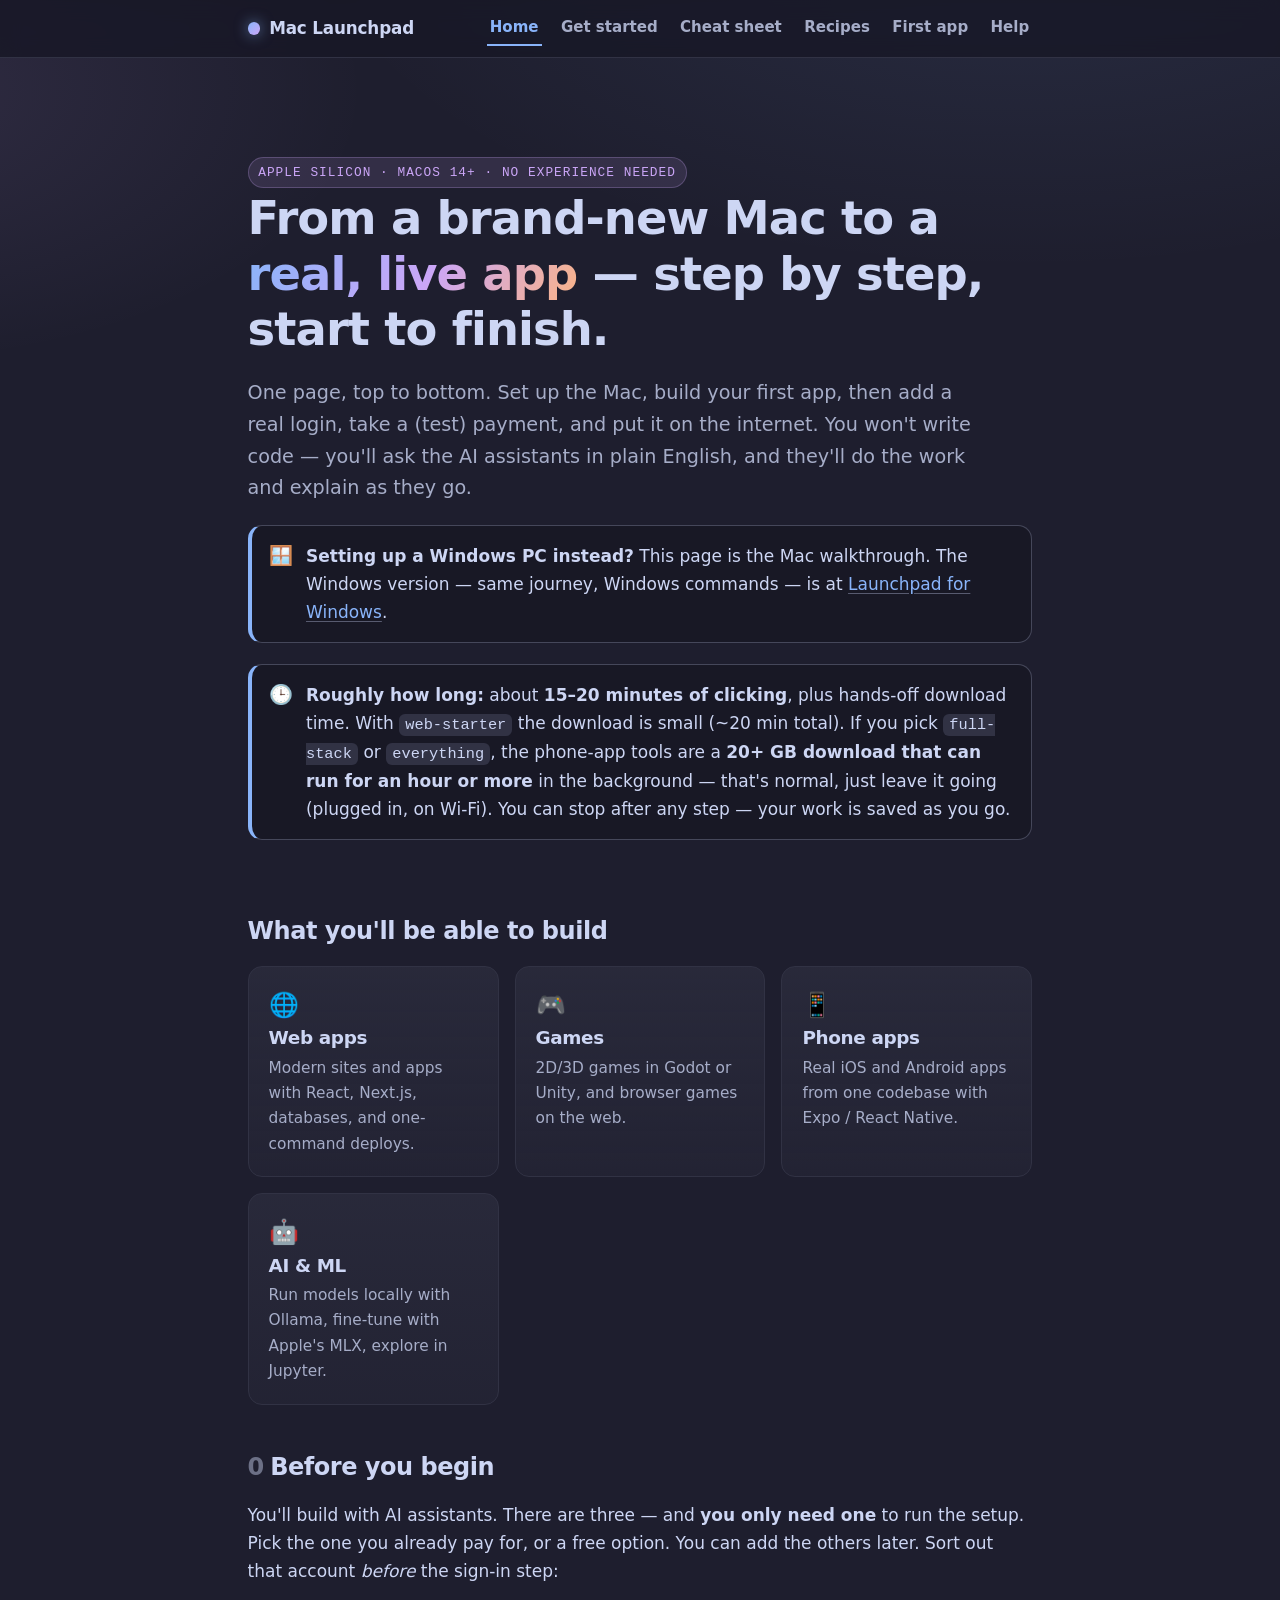
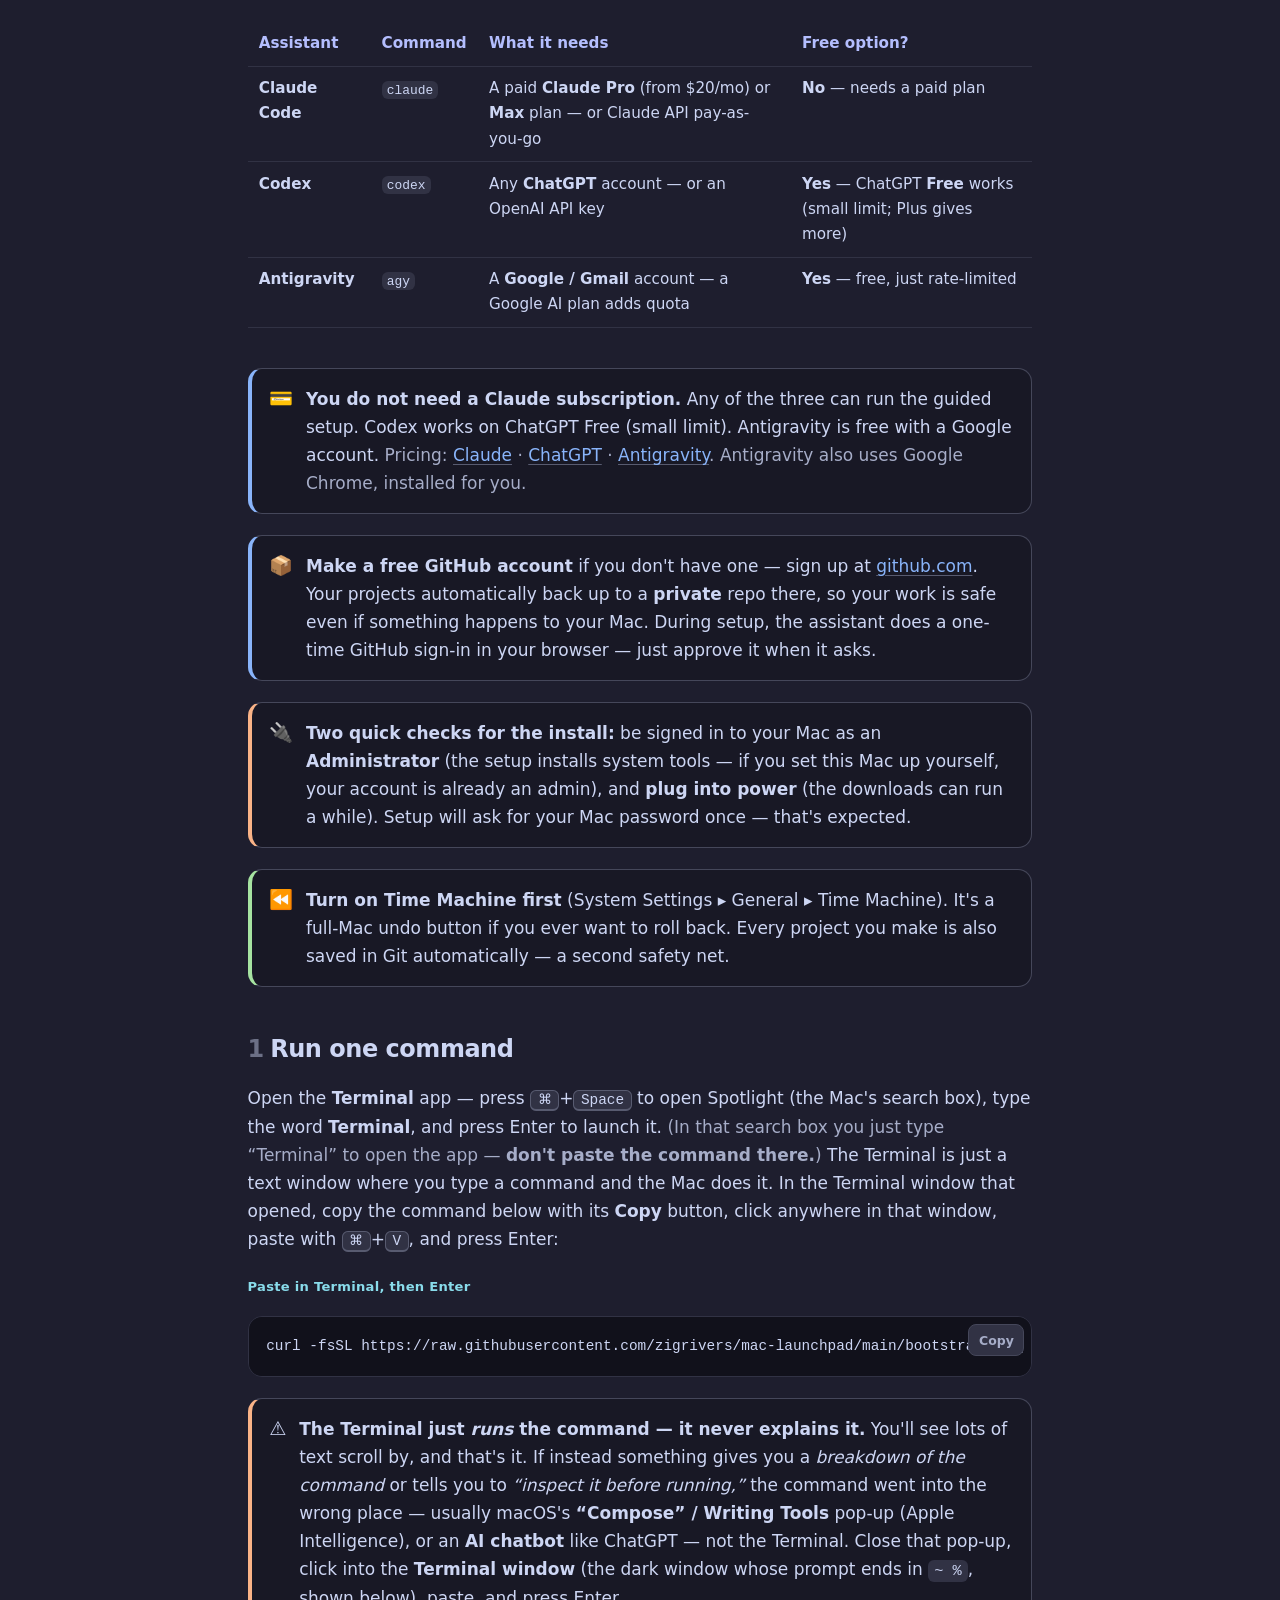
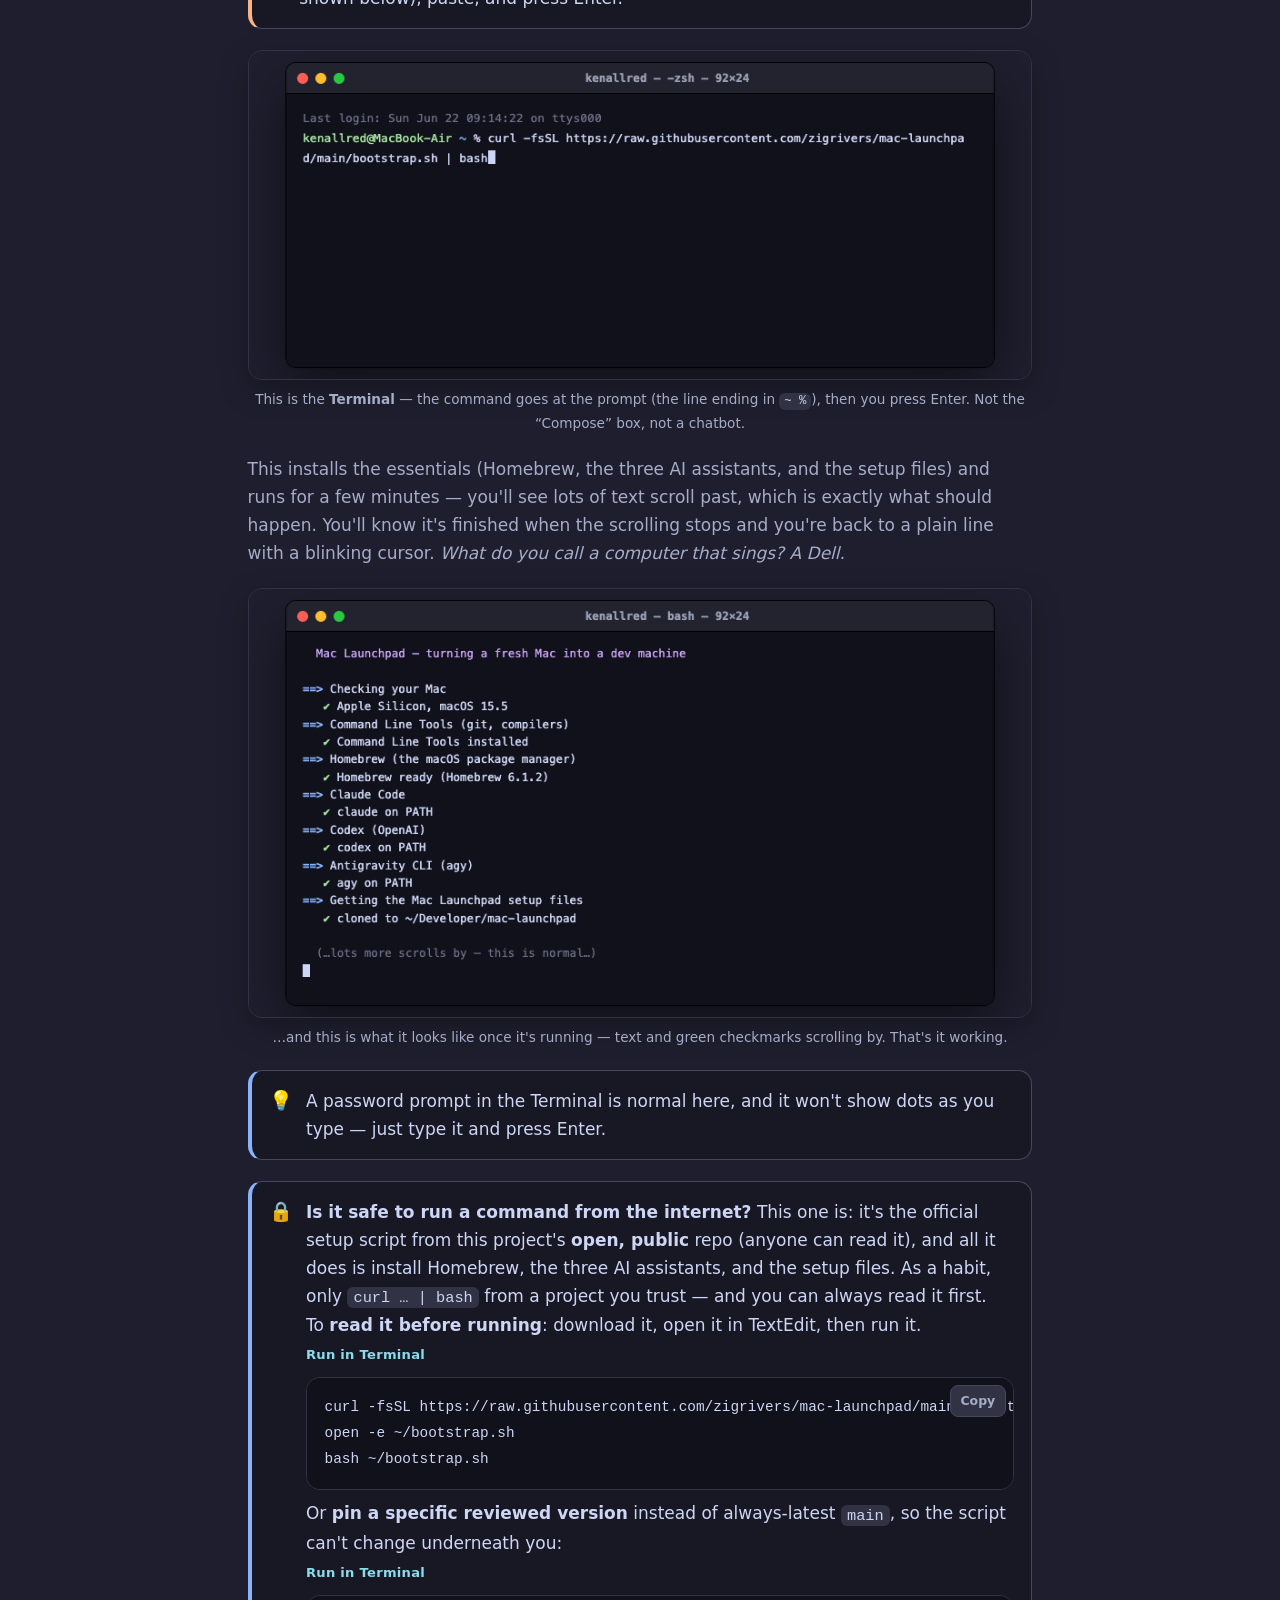
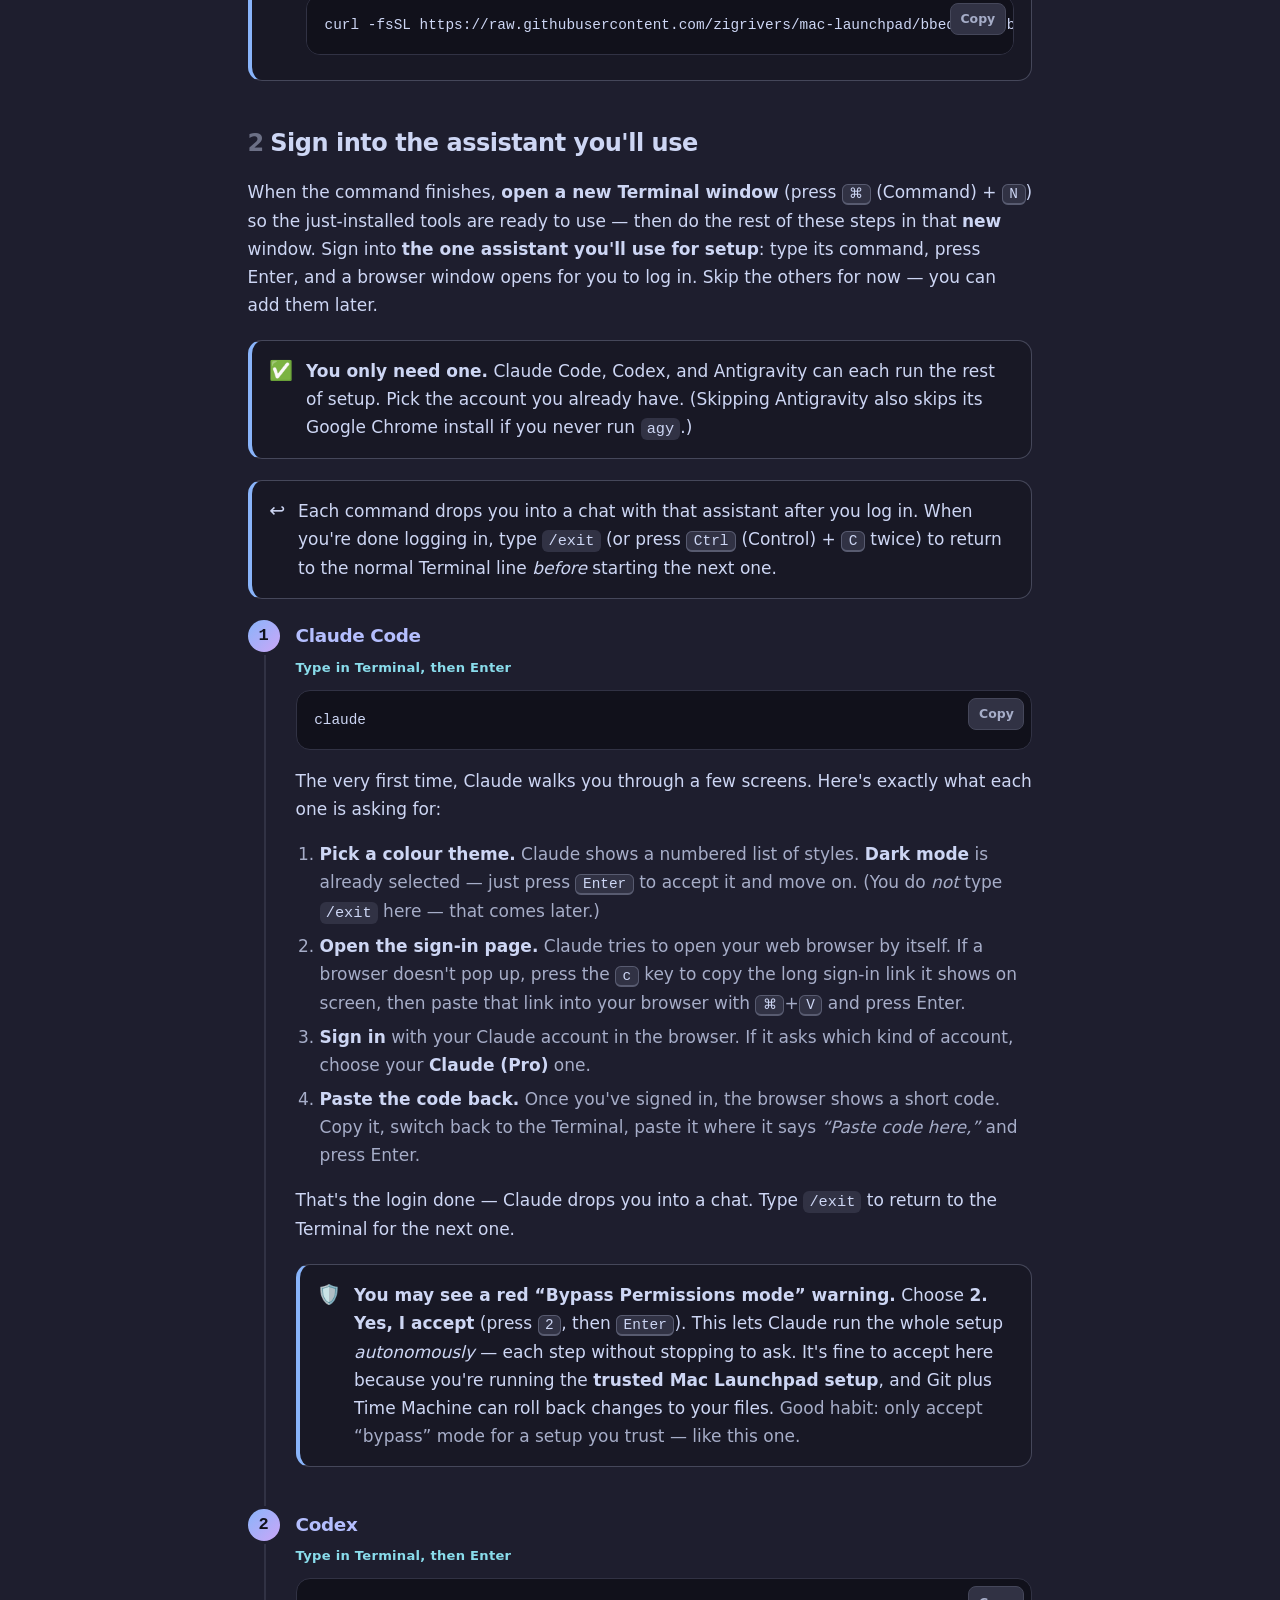
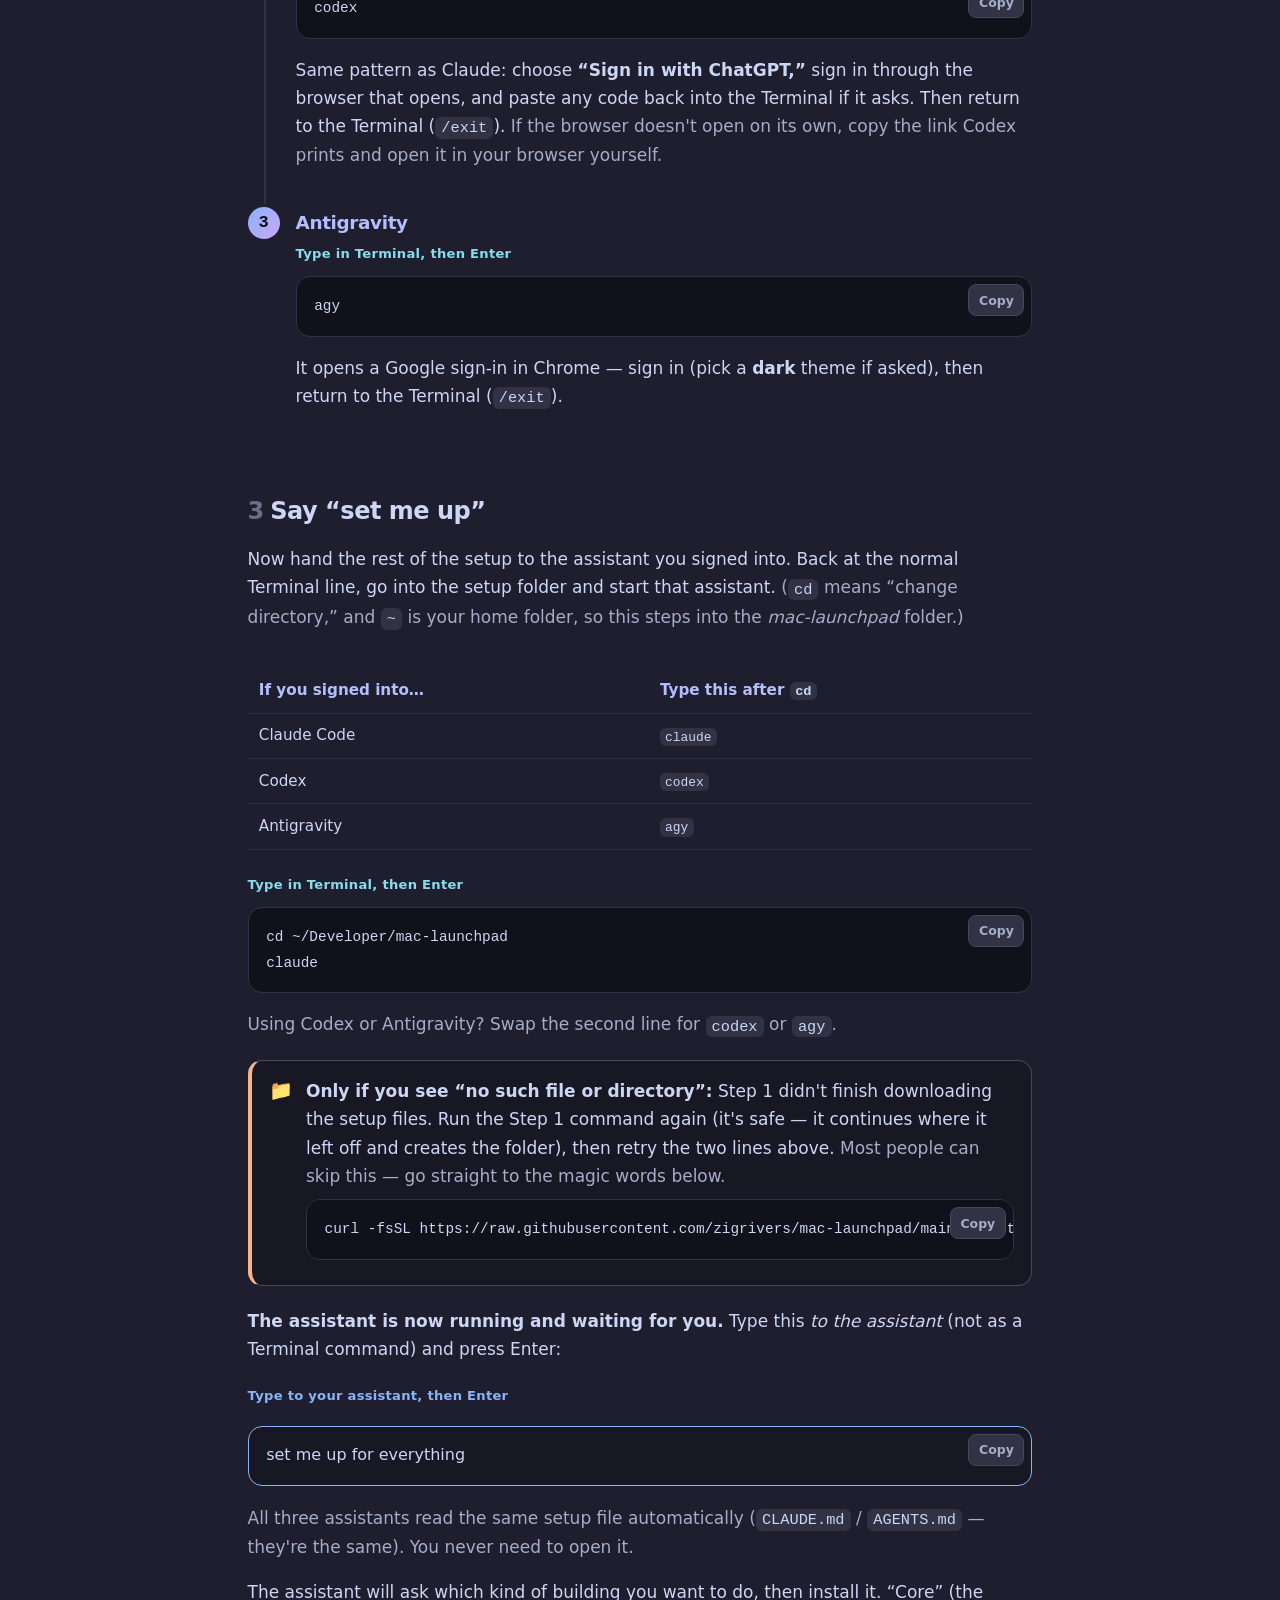
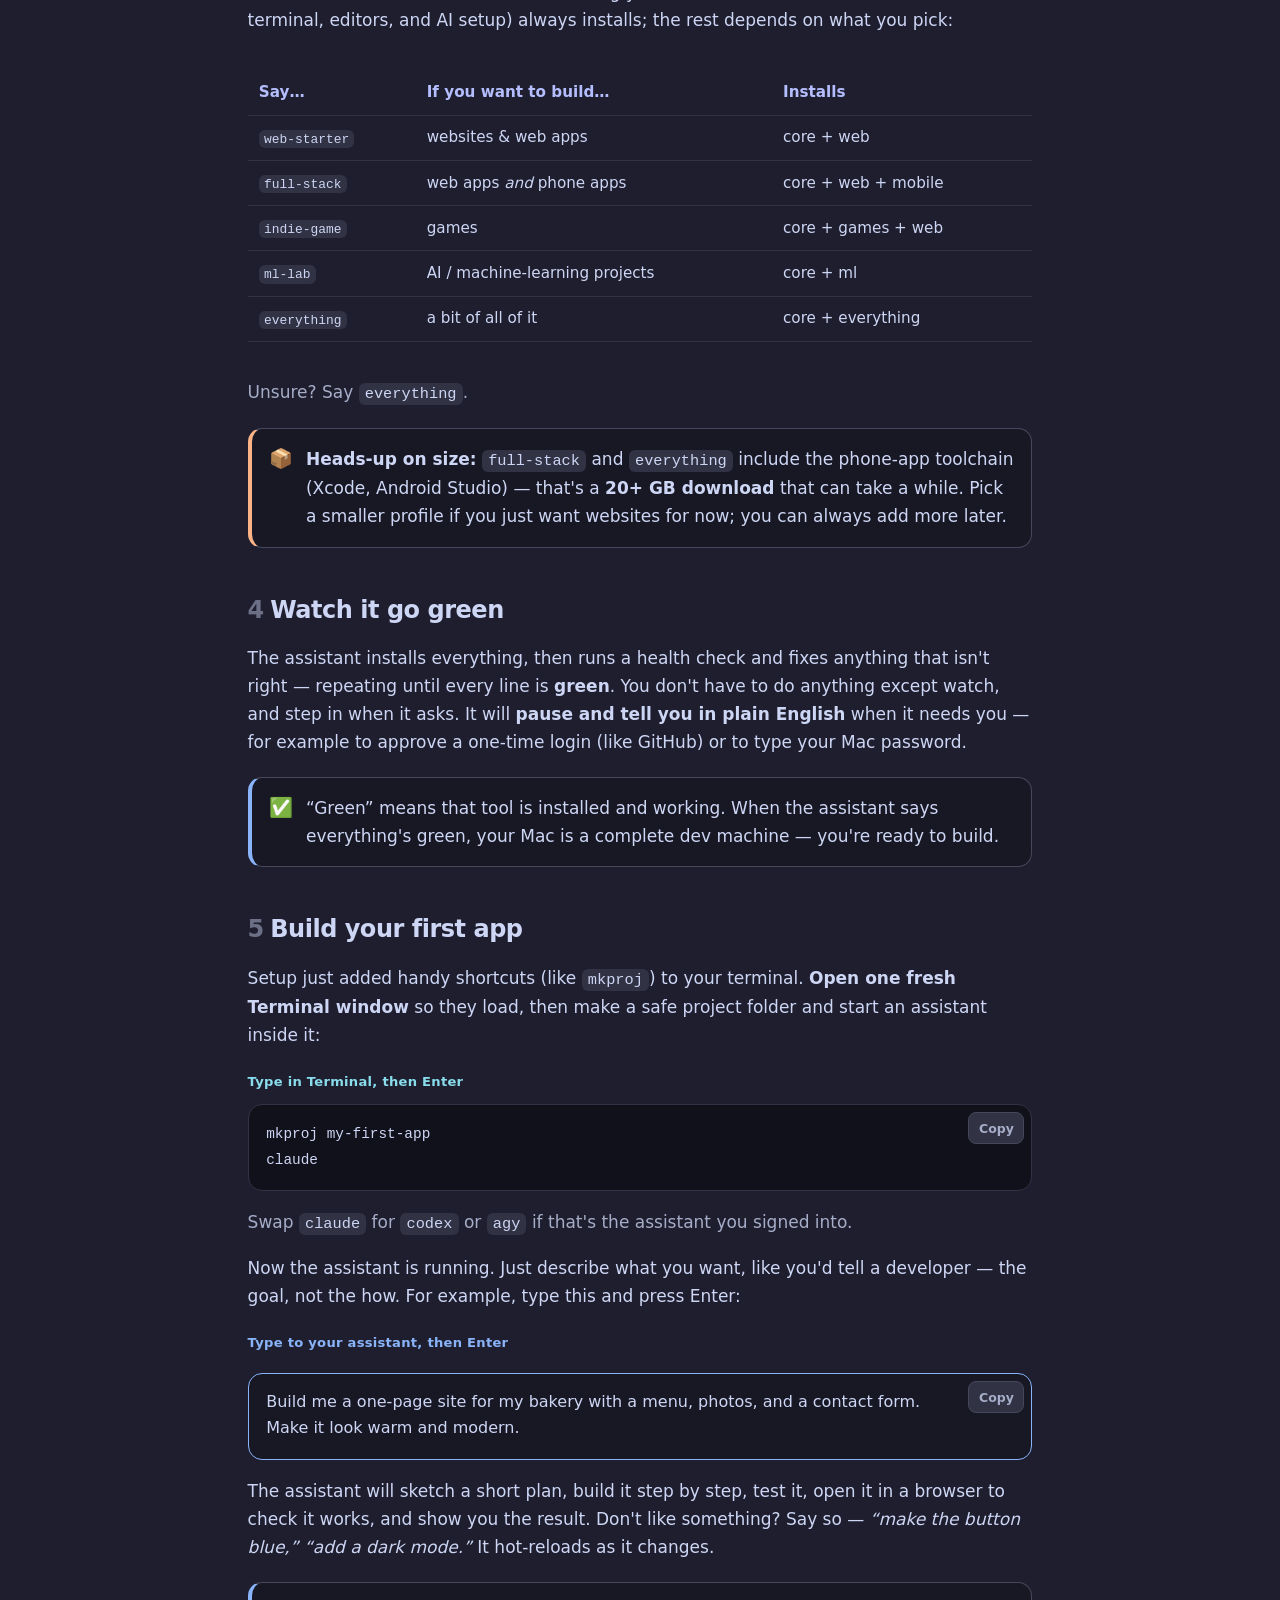
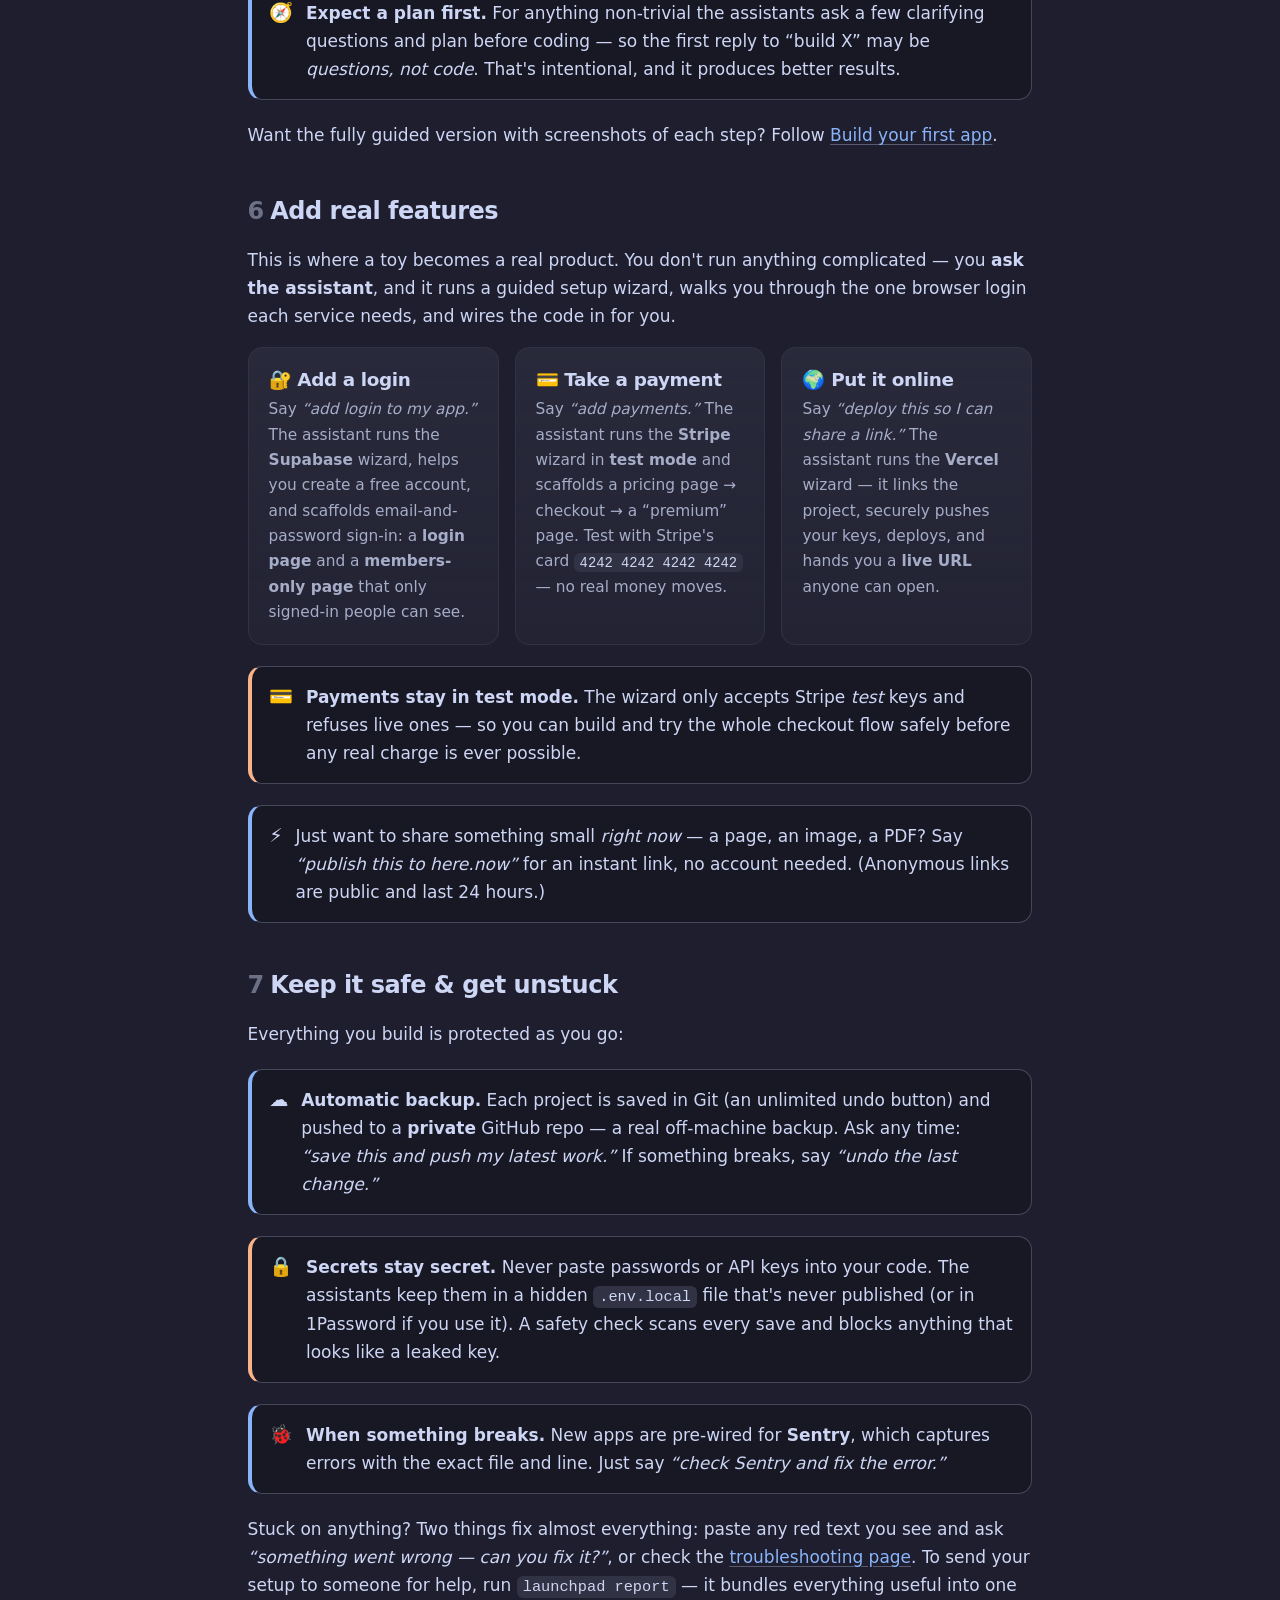
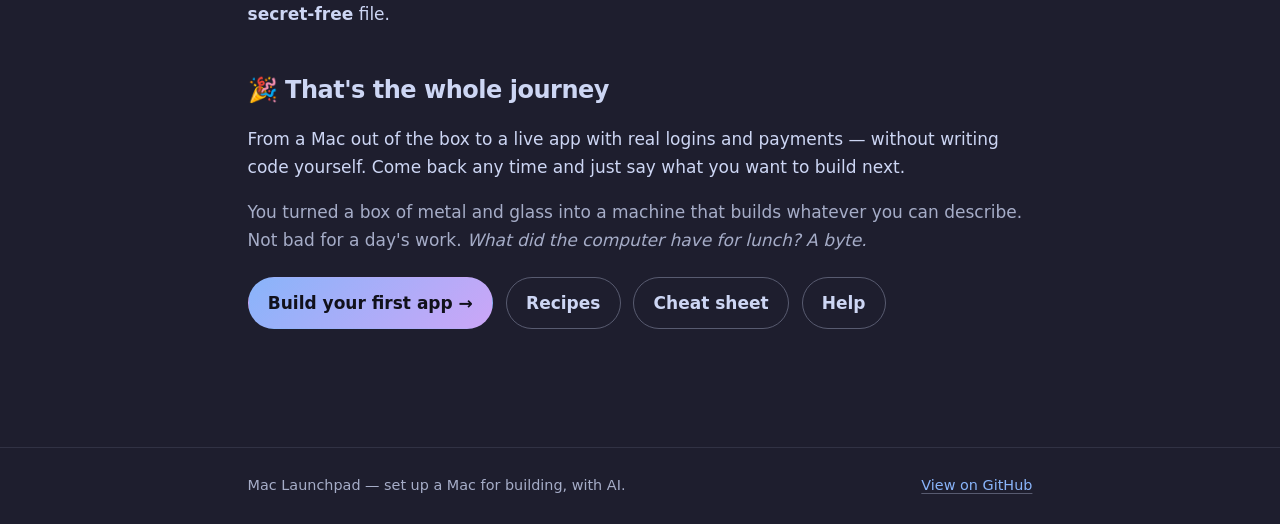
<file: docs/index.html>
<!DOCTYPE html>
<html lang="en">
<head>
<meta charset="utf-8" />
<meta name="viewport" content="width=device-width, initial-scale=1" />
<title>Mac Launchpad — turn a new Mac into a dev machine, with AI</title>
<meta name="description" content="Run one command on a fresh Mac, sign into Claude Code, Codex, or Antigravity, and say 'set me up'. Mac Launchpad configures everything you need to build web apps, games, mobile apps, and AI projects." />
<meta name="color-scheme" content="dark" />
<meta name="theme-color" content="#1e1e2e" />
<link rel="stylesheet" href="assets/styles.css" />
</head>
<body>
<a class="skip" href="#main">Skip to content</a>
<header class="site-header">
  <nav class="nav" aria-label="Primary">
    <a class="brand" href="index.html"><span class="dot" aria-hidden="true"></span> Mac Launchpad</a>
    <div class="nav-links">
      <a href="index.html" aria-current="page">Home</a>
      <a href="getting-started.html">Get started</a>
      <a href="cheatsheet.html">Cheat sheet</a>
      <a href="recipes.html">Recipes</a>
      <a href="first-app.html">First app</a>
      <a href="troubleshooting.html">Help</a>
    </div>
  </nav>
</header>

<main id="main">
  <section class="hero">
    <span class="eyebrow">Apple Silicon · macOS 14+ · no experience needed</span>
    <h1>From a brand-new Mac to a <span class="gradient">real, live app</span> — step by step, start to finish.</h1>
    <p class="lede">One page, top to bottom. Set up the Mac, build your first app, then add a real login, take a (test) payment, and put it on the internet. You won't write code — you'll ask the AI assistants in plain English, and they'll do the work and explain as they go.</p>
    <div class="callout note"><div class="ico" aria-hidden="true">🪟</div><p><strong>Setting up a Windows PC instead?</strong> This page is the Mac walkthrough. The Windows version — same journey, Windows commands — is at <a href="windows.html">Launchpad for Windows</a>.</p></div>
    <div class="callout note"><div class="ico" aria-hidden="true">🕒</div><p><strong>Roughly how long:</strong> about <strong>15–20 minutes of clicking</strong>, plus hands-off download time. With <code>web-starter</code> the download is small (~20 min total). If you pick <code>full-stack</code> or <code>everything</code>, the phone-app tools are a <strong>20+ GB download that can run for an hour or more</strong> in the background — that's normal, just leave it going (plugged in, on Wi-Fi). You can stop after any step — your work is saved as you go.</p></div>
  </section>


  <section>
    <h2>What you'll be able to build</h2>
    <div class="grid">
      <div class="card"><div class="ico">🌐</div><h3>Web apps</h3><p>Modern sites and apps with React, Next.js, databases, and one-command deploys.</p></div>
      <div class="card"><div class="ico">🎮</div><h3>Games</h3><p>2D/3D games in Godot or Unity, and browser games on the web.</p></div>
      <div class="card"><div class="ico">📱</div><h3>Phone apps</h3><p>Real iOS and Android apps from one codebase with Expo / React Native.</p></div>
      <div class="card"><div class="ico">🤖</div><h3>AI &amp; ML</h3><p>Run models locally with Ollama, fine-tune with Apple's MLX, explore in Jupyter.</p></div>
    </div>
  </section>

  <section>
    <h2><span class="num">0</span>Before you begin</h2>
    <p>You'll build with AI assistants. There are three — and <strong>you only need one</strong> to run the setup. Pick the one you already pay for, or a free option. You can add the others later. Sort out that account <em>before</em> the sign-in step:</p>
    <div class="table-wrap">
    <table>
      <thead><tr><th>Assistant</th><th>Command</th><th>What it needs</th><th>Free option?</th></tr></thead>
      <tbody>
        <tr><td><strong>Claude Code</strong></td><td><code>claude</code></td><td>A paid <strong>Claude Pro</strong> (from $20/mo) or <strong>Max</strong> plan — or Claude API pay-as-you-go</td><td><strong>No</strong> — needs a paid plan</td></tr>
        <tr><td><strong>Codex</strong></td><td><code>codex</code></td><td>Any <strong>ChatGPT</strong> account — or an OpenAI API key</td><td><strong>Yes</strong> — ChatGPT <strong>Free</strong> works (small limit; Plus gives more)</td></tr>
        <tr><td><strong>Antigravity</strong></td><td><code>agy</code></td><td>A <strong>Google / Gmail</strong> account — a Google AI plan adds quota</td><td><strong>Yes</strong> — free, just rate-limited</td></tr>
      </tbody>
    </table>
    </div>
    <div class="callout note"><div class="ico" aria-hidden="true">💳</div><p><strong>You do not need a Claude subscription.</strong> Any of the three can run the guided setup. Codex works on ChatGPT Free (small limit). Antigravity is free with a Google account. <span class="muted">Pricing: <a href="https://claude.com/pricing" target="_blank" rel="noopener noreferrer">Claude</a> · <a href="https://openai.com/chatgpt/pricing/" target="_blank" rel="noopener noreferrer">ChatGPT</a> · <a href="https://antigravity.google" target="_blank" rel="noopener noreferrer">Antigravity</a>. Antigravity also uses Google Chrome, installed for you.</span></p></div>
    <div class="callout note"><div class="ico" aria-hidden="true">📦</div><p><strong>Make a free GitHub account</strong> if you don't have one — sign up at <a href="https://github.com/signup" target="_blank" rel="noopener noreferrer">github.com</a>. Your projects automatically back up to a <strong>private</strong> repo there, so your work is safe even if something happens to your Mac. During setup, the assistant does a one-time GitHub sign-in in your browser — just approve it when it asks.</p></div>
    <div class="callout warn"><div class="ico" aria-hidden="true">🔌</div><p><strong>Two quick checks for the install:</strong> be signed in to your Mac as an <strong>Administrator</strong> (the setup installs system tools — if you set this Mac up yourself, your account is already an admin), and <strong>plug into power</strong> (the downloads can run a while). Setup will ask for your Mac password once — that's expected.</p></div>
    <div class="callout tip"><div class="ico" aria-hidden="true">⏪</div><p><strong>Turn on Time Machine first</strong> (System Settings ▸ General ▸ Time Machine). It's a full-Mac undo button if you ever want to roll back. Every project you make is also saved in Git automatically — a second safety net.</p></div>
  </section>

  <section>
    <h2><span class="num">1</span>Run one command</h2>
    <p>Open the <strong>Terminal</strong> app — press <kbd>⌘</kbd>+<kbd>Space</kbd> to open Spotlight (the Mac's search box), type the word <strong>Terminal</strong>, and press Enter to launch it. <span class="muted">(In that search box you just type “Terminal” to open the app — <strong>don't paste the command there.</strong>)</span> The Terminal is just a text window where you type a command and the Mac does it. In the Terminal window that opened, copy the command below with its <strong>Copy</strong> button, click anywhere in that window, paste with <kbd>⌘</kbd>+<kbd>V</kbd>, and press Enter:</p>
    <span class="paste-where to-terminal">Paste in Terminal, then Enter</span>
    <div class="codeblock"><pre><code>curl -fsSL https://raw.githubusercontent.com/zigrivers/mac-launchpad/main/bootstrap.sh | bash</code></pre></div>
    <div class="callout warn"><div class="ico" aria-hidden="true">⚠️</div><p><strong>The Terminal just <em>runs</em> the command — it never explains it.</strong> You'll see lots of text scroll by, and that's it. If instead something gives you a <em>breakdown of the command</em> or tells you to <em>“inspect it before running,”</em> the command went into the wrong place — usually macOS's <strong>“Compose” / Writing Tools</strong> pop-up (Apple Intelligence), or an <strong>AI chatbot</strong> like ChatGPT — not the Terminal. Close that pop-up, click into the <strong>Terminal window</strong> (the dark window whose prompt ends in <code>~ %</code>, shown below), paste, and press Enter.</p></div>
    <figure class="shot">
      <img src="assets/img/terminal-paste.png" width="860" height="360" loading="lazy" alt="A macOS Terminal window titled '-zsh'. After the prompt that ends in tilde-percent, the curl install command has been pasted in, ready to run." />
      <figcaption>This is the <strong>Terminal</strong> — the command goes at the prompt (the line ending in <code>~ %</code>), then you press Enter. Not the “Compose” box, not a chatbot.</figcaption>
    </figure>
    <p class="muted">This installs the essentials (Homebrew, the three AI assistants, and the setup files) and runs for a few minutes — you'll see lots of text scroll past, which is exactly what should happen. You'll know it's finished when the scrolling stops and you're back to a plain line with a blinking cursor. <em>What do you call a computer that sings? A Dell.</em></p>
    <figure class="shot">
      <img src="assets/img/terminal-installing.png" width="860" height="470" loading="lazy" alt="The Terminal running the setup: a 'Mac Launchpad' header followed by steps with green checkmarks — Apple Silicon, Command Line Tools, Homebrew, Claude, Codex, Antigravity, and the setup files cloned." />
      <figcaption>…and this is what it looks like once it's running — text and green checkmarks scrolling by. That's it working.</figcaption>
    </figure>
    <div class="callout note"><div class="ico" aria-hidden="true">💡</div><p>A password prompt in the Terminal is normal here, and it won't show dots as you type — just type it and press Enter.</p></div>
    <!-- pinned bootstrap SHA below: bump when bootstrap.sh changes -->
    <div class="callout note" id="run-safely" style="scroll-margin-top:5rem"><div class="ico" aria-hidden="true">🔒</div><div>
      <p><strong>Is it safe to run a command from the internet?</strong> This one is: it's the official setup script from this project's <strong>open, public</strong> repo (anyone can read it), and all it does is install Homebrew, the three AI assistants, and the setup files. As a habit, only <code>curl … | bash</code> from a project you trust — and you can always read it first.</p>
      <p>To <strong>read it before running</strong>: download it, open it in TextEdit, then run it.</p>
      <span class="paste-where to-terminal">Run in Terminal</span>
      <div class="codeblock cmd"><pre><code>curl -fsSL https://raw.githubusercontent.com/zigrivers/mac-launchpad/main/bootstrap.sh -o ~/bootstrap.sh
open -e ~/bootstrap.sh
bash ~/bootstrap.sh</code></pre></div>
      <p>Or <strong>pin a specific reviewed version</strong> instead of always-latest <code>main</code>, so the script can't change underneath you:</p>
      <span class="paste-where to-terminal">Run in Terminal</span>
      <div class="codeblock cmd"><pre><code>curl -fsSL https://raw.githubusercontent.com/zigrivers/mac-launchpad/bbedf83605b91439e262b460e1adf50c01283cd1/bootstrap.sh | bash</code></pre></div>
    </div></div>
  </section>

  <section>
    <h2><span class="num">2</span>Sign into the assistant you'll use</h2>
    <p>When the command finishes, <strong>open a new Terminal window</strong> (press <kbd>⌘</kbd> (Command) + <kbd>N</kbd>) so the just-installed tools are ready to use — then do the rest of these steps in that <strong>new</strong> window. Sign into <strong>the one assistant you'll use for setup</strong>: type its command, press Enter, and a browser window opens for you to log in. Skip the others for now — you can add them later.</p>
    <div class="callout note"><div class="ico" aria-hidden="true">✅</div><p><strong>You only need one.</strong> Claude Code, Codex, and Antigravity can each run the rest of setup. Pick the account you already have. (Skipping Antigravity also skips its Google Chrome install if you never run <code>agy</code>.)</p></div>
    <div class="callout note"><div class="ico" aria-hidden="true">↩️</div><p>Each command drops you into a chat with that assistant after you log in. When you're done logging in, type <code>/exit</code> (or press <kbd>Ctrl</kbd> (Control) + <kbd>C</kbd> twice) to return to the normal Terminal line <em>before</em> starting the next one.</p></div>
    <ol class="steps">
      <li><h3>Claude Code</h3>
        <span class="paste-where to-terminal">Type in Terminal, then Enter</span>
        <div class="codeblock cmd"><pre><code>claude</code></pre></div>
        <p>The very first time, Claude walks you through a few screens. Here's exactly what each one is asking for:</p>
        <ol class="substeps">
          <li><strong>Pick a colour theme.</strong> Claude shows a numbered list of styles. <strong>Dark mode</strong> is already selected — just press <kbd>Enter</kbd> to accept it and move on. (You do <em>not</em> type <code>/exit</code> here — that comes later.)</li>
          <li><strong>Open the sign-in page.</strong> Claude tries to open your web browser by itself. If a browser doesn't pop up, press the <kbd>c</kbd> key to copy the long sign-in link it shows on screen, then paste that link into your browser with <kbd>⌘</kbd>+<kbd>V</kbd> and press Enter.</li>
          <li><strong>Sign in</strong> with your Claude account in the browser. If it asks which kind of account, choose your <strong>Claude (Pro)</strong> one.</li>
          <li><strong>Paste the code back.</strong> Once you've signed in, the browser shows a short code. Copy it, switch back to the Terminal, paste it where it says <em>“Paste code here,”</em> and press Enter.</li>
        </ol>
        <p>That's the login done — Claude drops you into a chat. Type <code>/exit</code> to return to the Terminal for the next one.</p>
        <div class="callout note"><div class="ico" aria-hidden="true">🛡️</div><p><strong>You may see a red “Bypass Permissions mode” warning.</strong> Choose <strong>2. Yes, I accept</strong> (press <kbd>2</kbd>, then <kbd>Enter</kbd>). This lets Claude run the whole setup <em>autonomously</em> — each step without stopping to ask. It's fine to accept here because you're running the <strong>trusted Mac Launchpad setup</strong>, and Git plus Time Machine can roll back changes to your files. <span class="muted">Good habit: only accept “bypass” mode for a setup you trust — like this one.</span></p></div></li>
      <li><h3>Codex</h3>
        <span class="paste-where to-terminal">Type in Terminal, then Enter</span>
        <div class="codeblock cmd"><pre><code>codex</code></pre></div>
        <p>Same pattern as Claude: choose <strong>“Sign in with ChatGPT,”</strong> sign in through the browser that opens, and paste any code back into the Terminal if it asks. Then return to the Terminal (<code>/exit</code>). <span class="muted">If the browser doesn't open on its own, copy the link Codex prints and open it in your browser yourself.</span></p></li>
      <li><h3>Antigravity</h3>
        <span class="paste-where to-terminal">Type in Terminal, then Enter</span>
        <div class="codeblock cmd"><pre><code>agy</code></pre></div>
        <p>It opens a Google sign-in in Chrome — sign in (pick a <strong>dark</strong> theme if asked), then return to the Terminal (<code>/exit</code>).</p></li>
    </ol>
  </section>

  <section>
    <h2><span class="num">3</span>Say “set me up”</h2>
    <p>Now hand the rest of the setup to the assistant you signed into. Back at the normal Terminal line, go into the setup folder and start that assistant. <span class="muted">(<code>cd</code> means “change directory,” and <code>~</code> is your home folder, so this steps into the <em>mac-launchpad</em> folder.)</span></p>
    <div class="table-wrap">
    <table>
      <thead><tr><th>If you signed into…</th><th>Type this after <code>cd</code></th></tr></thead>
      <tbody>
        <tr><td>Claude Code</td><td><code>claude</code></td></tr>
        <tr><td>Codex</td><td><code>codex</code></td></tr>
        <tr><td>Antigravity</td><td><code>agy</code></td></tr>
      </tbody>
    </table>
    </div>
    <span class="paste-where to-terminal">Type in Terminal, then Enter</span>
    <div class="codeblock cmd"><pre><code>cd ~/Developer/mac-launchpad
claude</code></pre></div>
    <p class="muted">Using Codex or Antigravity? Swap the second line for <code>codex</code> or <code>agy</code>.</p>
    <div class="callout warn"><div class="ico" aria-hidden="true">📁</div><div><p><strong>Only if you see “no such file or directory”:</strong> Step 1 didn't finish downloading the setup files. Run the Step 1 command again (it's safe — it continues where it left off and creates the folder), then retry the two lines above. <span class="muted">Most people can skip this — go straight to the magic words below.</span></p><div class="codeblock cmd"><pre><code>curl -fsSL https://raw.githubusercontent.com/zigrivers/mac-launchpad/main/bootstrap.sh | bash</code></pre></div></div></div>
    <p><strong>The assistant is now running and waiting for you.</strong> Type this <em>to the assistant</em> (not as a Terminal command) and press Enter:</p>
    <span class="paste-where to-claude">Type to your assistant, then Enter</span>
    <div class="codeblock prompt"><pre><code>set me up for everything</code></pre></div>
    <p class="muted">All three assistants read the same setup file automatically (<code>CLAUDE.md</code> / <code>AGENTS.md</code> — they're the same). You never need to open it.</p>
    <p>The assistant will ask which kind of building you want to do, then install it. “Core” (the terminal, editors, and AI setup) always installs; the rest depends on what you pick:</p>
    <div class="table-wrap">
    <table>
      <thead><tr><th>Say…</th><th>If you want to build…</th><th>Installs</th></tr></thead>
      <tbody>
        <tr><td><code>web-starter</code></td><td>websites &amp; web apps</td><td>core + web</td></tr>
        <tr><td><code>full-stack</code></td><td>web apps <em>and</em> phone apps</td><td>core + web + mobile</td></tr>
        <tr><td><code>indie-game</code></td><td>games</td><td>core + games + web</td></tr>
        <tr><td><code>ml-lab</code></td><td>AI / machine-learning projects</td><td>core + ml</td></tr>
        <tr><td><code>everything</code></td><td>a bit of all of it</td><td>core + everything</td></tr>
      </tbody>
    </table>
    </div>
    <p class="muted">Unsure? Say <code>everything</code>.</p>
    <div class="callout warn"><div class="ico" aria-hidden="true">📦</div><p><strong>Heads-up on size:</strong> <code>full-stack</code> and <code>everything</code> include the phone-app toolchain (Xcode, Android Studio) — that's a <strong>20+ GB download</strong> that can take a while. Pick a smaller profile if you just want websites for now; you can always add more later.</p></div>
  </section>

  <section>
    <h2><span class="num">4</span>Watch it go green</h2>
    <p>The assistant installs everything, then runs a health check and fixes anything that isn't right — repeating until every line is <strong>green</strong>. You don't have to do anything except watch, and step in when it asks. It will <strong>pause and tell you in plain English</strong> when it needs you — for example to approve a one-time login (like GitHub) or to type your Mac password.</p>
    <div class="callout note"><div class="ico" aria-hidden="true">✅</div><p>“Green” means that tool is installed and working. When the assistant says everything's green, your Mac is a complete dev machine — you're ready to build.</p></div>
  </section>

  <section>
    <h2><span class="num">5</span>Build your first app</h2>
    <p>Setup just added handy shortcuts (like <code>mkproj</code>) to your terminal. <strong>Open one fresh Terminal window</strong> so they load, then make a safe project folder and start an assistant inside it:</p>
    <span class="paste-where to-terminal">Type in Terminal, then Enter</span>
    <div class="codeblock cmd"><pre><code>mkproj my-first-app
claude</code></pre></div>
    <p class="muted">Swap <code>claude</code> for <code>codex</code> or <code>agy</code> if that's the assistant you signed into.</p>
    <p>Now the assistant is running. Just describe what you want, like you'd tell a developer — the goal, not the how. For example, type this and press Enter:</p>
    <span class="paste-where to-claude">Type to your assistant, then Enter</span>
    <div class="codeblock prompt"><pre><code>Build me a one-page site for my bakery with a menu, photos, and a contact form. Make it look warm and modern.</code></pre></div>
    <p>The assistant will sketch a short plan, build it step by step, test it, open it in a browser to check it works, and show you the result. Don't like something? Say so — <em>“make the button blue,”</em> <em>“add a dark mode.”</em> It hot-reloads as it changes.</p>
    <div class="callout note"><div class="ico" aria-hidden="true">🧭</div><p><strong>Expect a plan first.</strong> For anything non-trivial the assistants ask a few clarifying questions and plan before coding — so the first reply to “build X” may be <em>questions, not code</em>. That's intentional, and it produces better results.</p></div>
    <p>Want the fully guided version with screenshots of each step? Follow <a href="first-app.html">Build your first app</a>.</p>
  </section>

  <section>
    <h2><span class="num">6</span>Add real features</h2>
    <p>This is where a toy becomes a real product. You don't run anything complicated — you <strong>ask the assistant</strong>, and it runs a guided setup wizard, walks you through the one browser login each service needs, and wires the code in for you.</p>

    <div class="grid">
      <div class="card">
        <h3>🔐 Add a login</h3>
        <p>Say <em>“add login to my app.”</em> The assistant runs the <strong>Supabase</strong> wizard, helps you create a free account, and scaffolds email-and-password sign-in: a <strong>login page</strong> and a <strong>members-only page</strong> that only signed-in people can see.</p>
      </div>
      <div class="card">
        <h3>💳 Take a payment</h3>
        <p>Say <em>“add payments.”</em> The assistant runs the <strong>Stripe</strong> wizard in <strong>test mode</strong> and scaffolds a pricing page → checkout → a “premium” page. Test with Stripe's card <code>4242 4242 4242 4242</code> — no real money moves.</p>
      </div>
      <div class="card">
        <h3>🌍 Put it online</h3>
        <p>Say <em>“deploy this so I can share a link.”</em> The assistant runs the <strong>Vercel</strong> wizard — it links the project, securely pushes your keys, deploys, and hands you a <strong>live URL</strong> anyone can open.</p>
      </div>
    </div>

    <div class="callout warn"><div class="ico" aria-hidden="true">💳</div><p><strong>Payments stay in test mode.</strong> The wizard only accepts Stripe <em>test</em> keys and refuses live ones — so you can build and try the whole checkout flow safely before any real charge is ever possible.</p></div>
    <div class="callout note"><div class="ico" aria-hidden="true">⚡</div><p>Just want to share something small <em>right now</em> — a page, an image, a PDF? Say <em>“publish this to here.now”</em> for an instant link, no account needed. (Anonymous links are public and last 24 hours.)</p></div>
  </section>

  <section>
    <h2><span class="num">7</span>Keep it safe &amp; get unstuck</h2>
    <p>Everything you build is protected as you go:</p>
    <div class="callout note"><div class="ico" aria-hidden="true">☁️</div><p><strong>Automatic backup.</strong> Each project is saved in Git (an unlimited undo button) and pushed to a <strong>private</strong> GitHub repo — a real off-machine backup. Ask any time: <em>“save this and push my latest work.”</em> If something breaks, say <em>“undo the last change.”</em></p></div>
    <div class="callout warn"><div class="ico" aria-hidden="true">🔒</div><p><strong>Secrets stay secret.</strong> Never paste passwords or API keys into your code. The assistants keep them in a hidden <code>.env.local</code> file that's never published (or in 1Password if you use it). A safety check scans every save and blocks anything that looks like a leaked key.</p></div>
    <div class="callout note"><div class="ico" aria-hidden="true">🐞</div><p><strong>When something breaks.</strong> New apps are pre-wired for <strong>Sentry</strong>, which captures errors with the exact file and line. Just say <em>“check Sentry and fix the error.”</em></p></div>
    <p>Stuck on anything? Two things fix almost everything: paste any red text you see and ask <em>“something went wrong — can you fix it?”</em>, or check the <a href="troubleshooting.html">troubleshooting page</a>. To send your setup to someone for help, run <code>launchpad report</code> — it bundles everything useful into one <strong>secret-free</strong> file.</p>
  </section>

  <section>
    <h2>🎉 That's the whole journey</h2>
    <p>From a Mac out of the box to a live app with real logins and payments — without writing code yourself. Come back any time and just say what you want to build next.</p>
    <p class="muted">You turned a box of metal and glass into a machine that builds whatever you can describe. Not bad for a day's work. <em>What did the computer have for lunch? A byte.</em></p>
    <div class="btn-row">
      <a class="btn primary" href="first-app.html">Build your first app →</a>
      <a class="btn ghost" href="recipes.html">Recipes</a>
      <a class="btn ghost" href="cheatsheet.html">Cheat sheet</a>
      <a class="btn ghost" href="troubleshooting.html">Help</a>
    </div>
  </section>
</main>

<footer class="site-footer">
  <nav class="nav" aria-label="Footer">
    <span class="muted">Mac Launchpad — set up a Mac for building, with AI.</span>
    <span style="margin-left:auto"><a href="https://github.com/zigrivers/mac-launchpad" target="_blank" rel="noopener noreferrer">View on GitHub</a></span>
  </nav>
</footer>
<script src="assets/copy.js"></script>
</body>
</html>
</file>
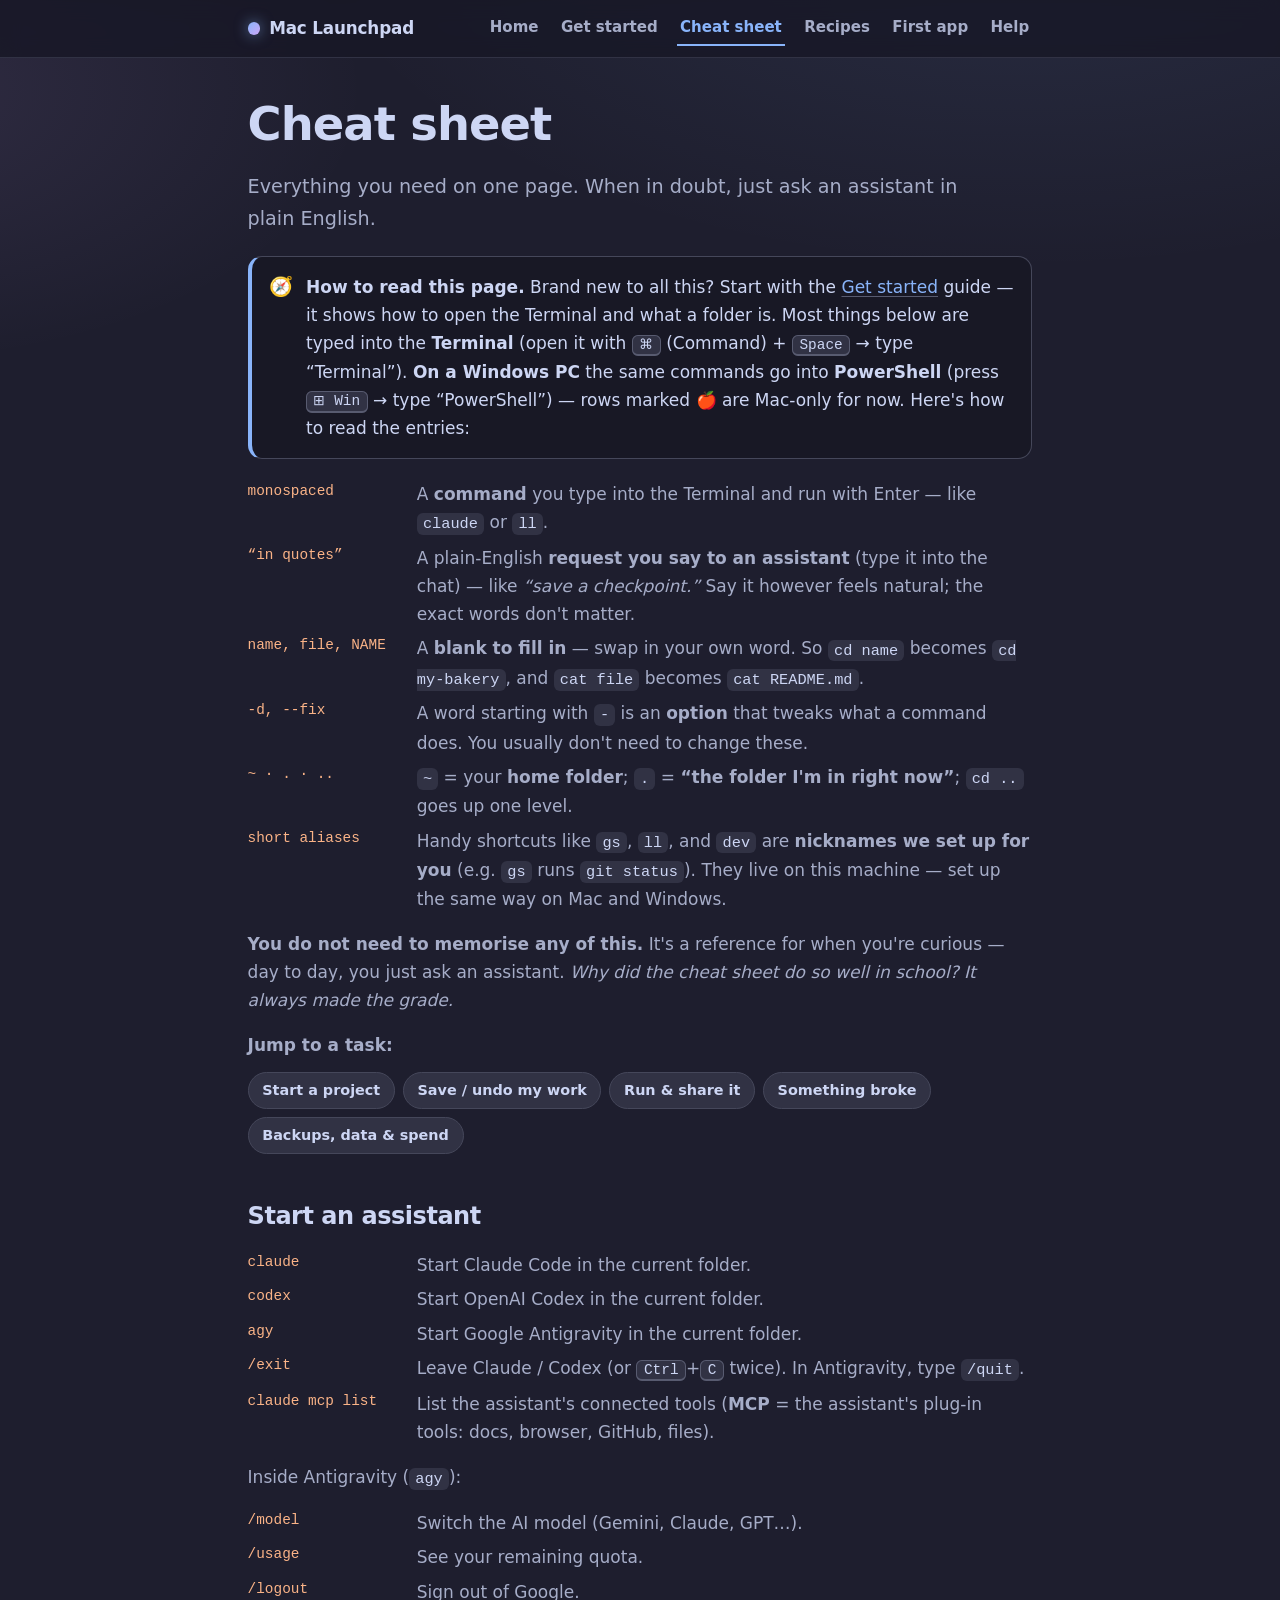
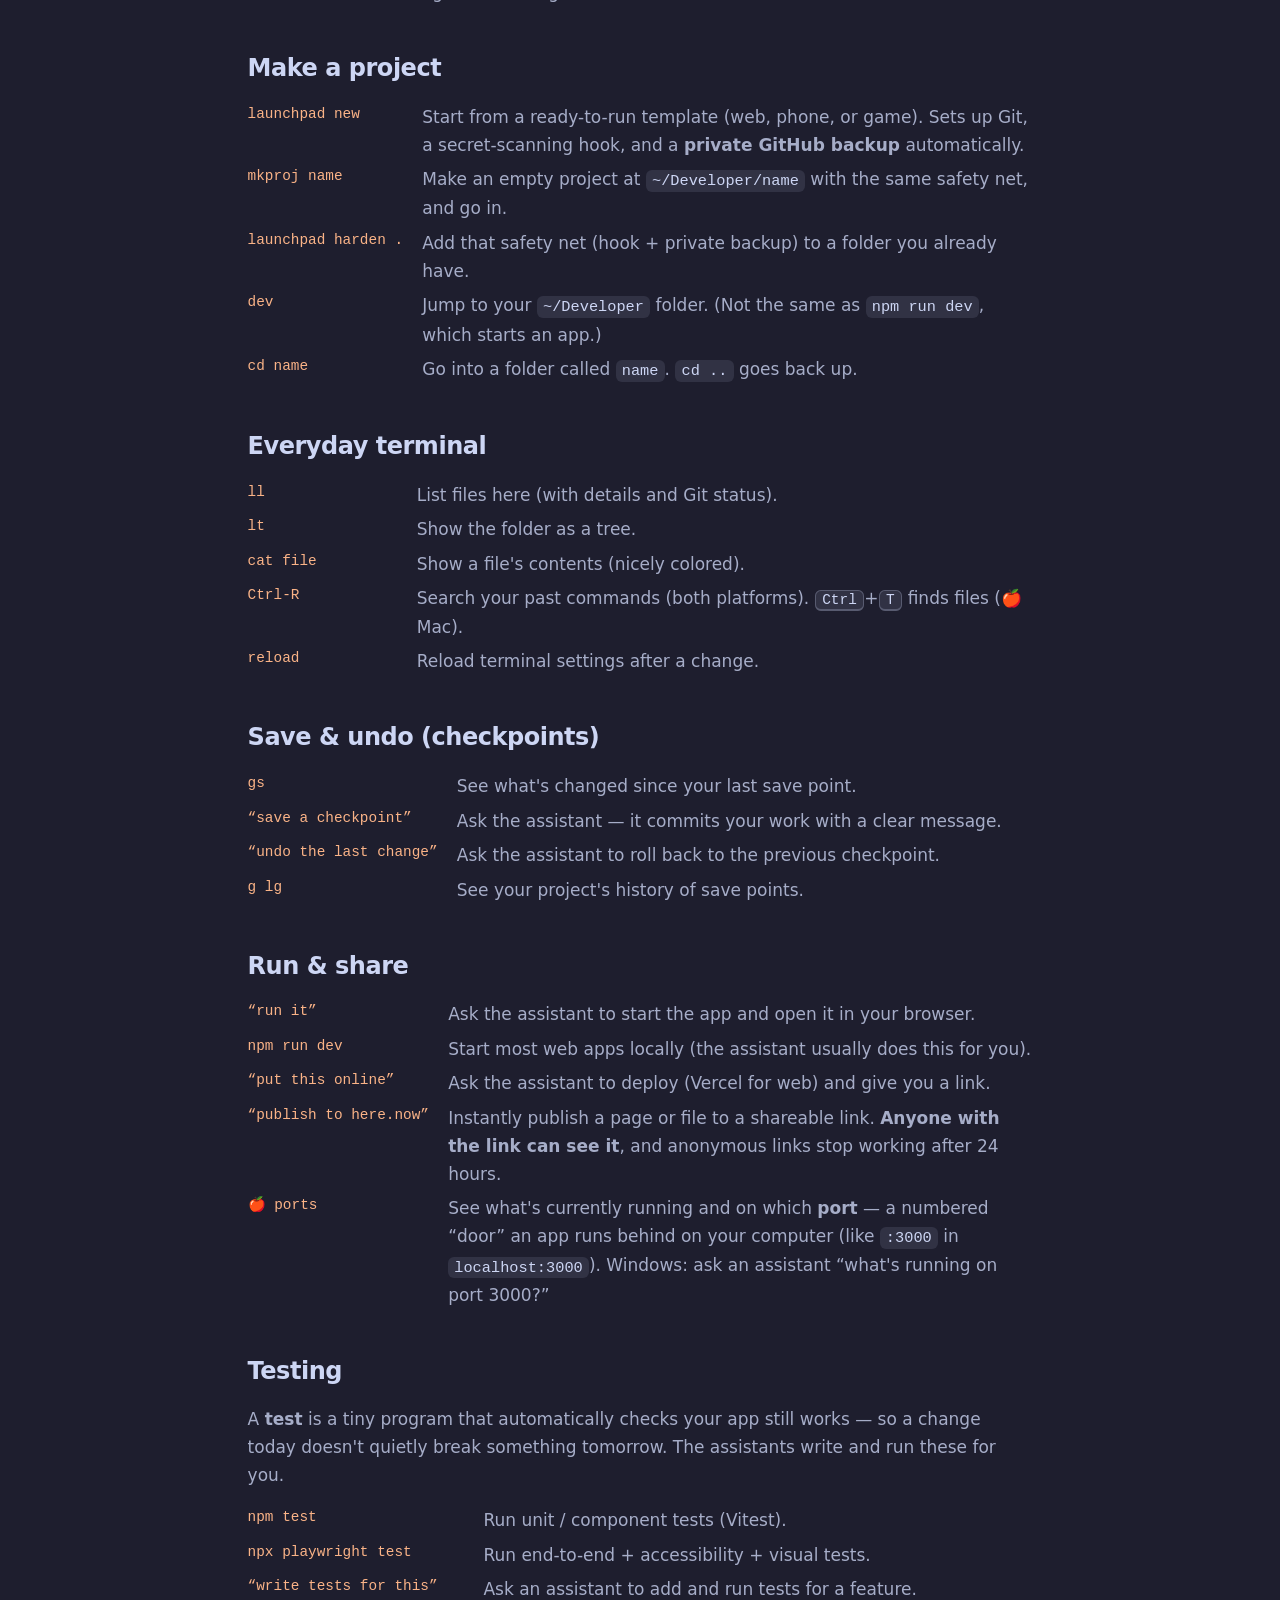
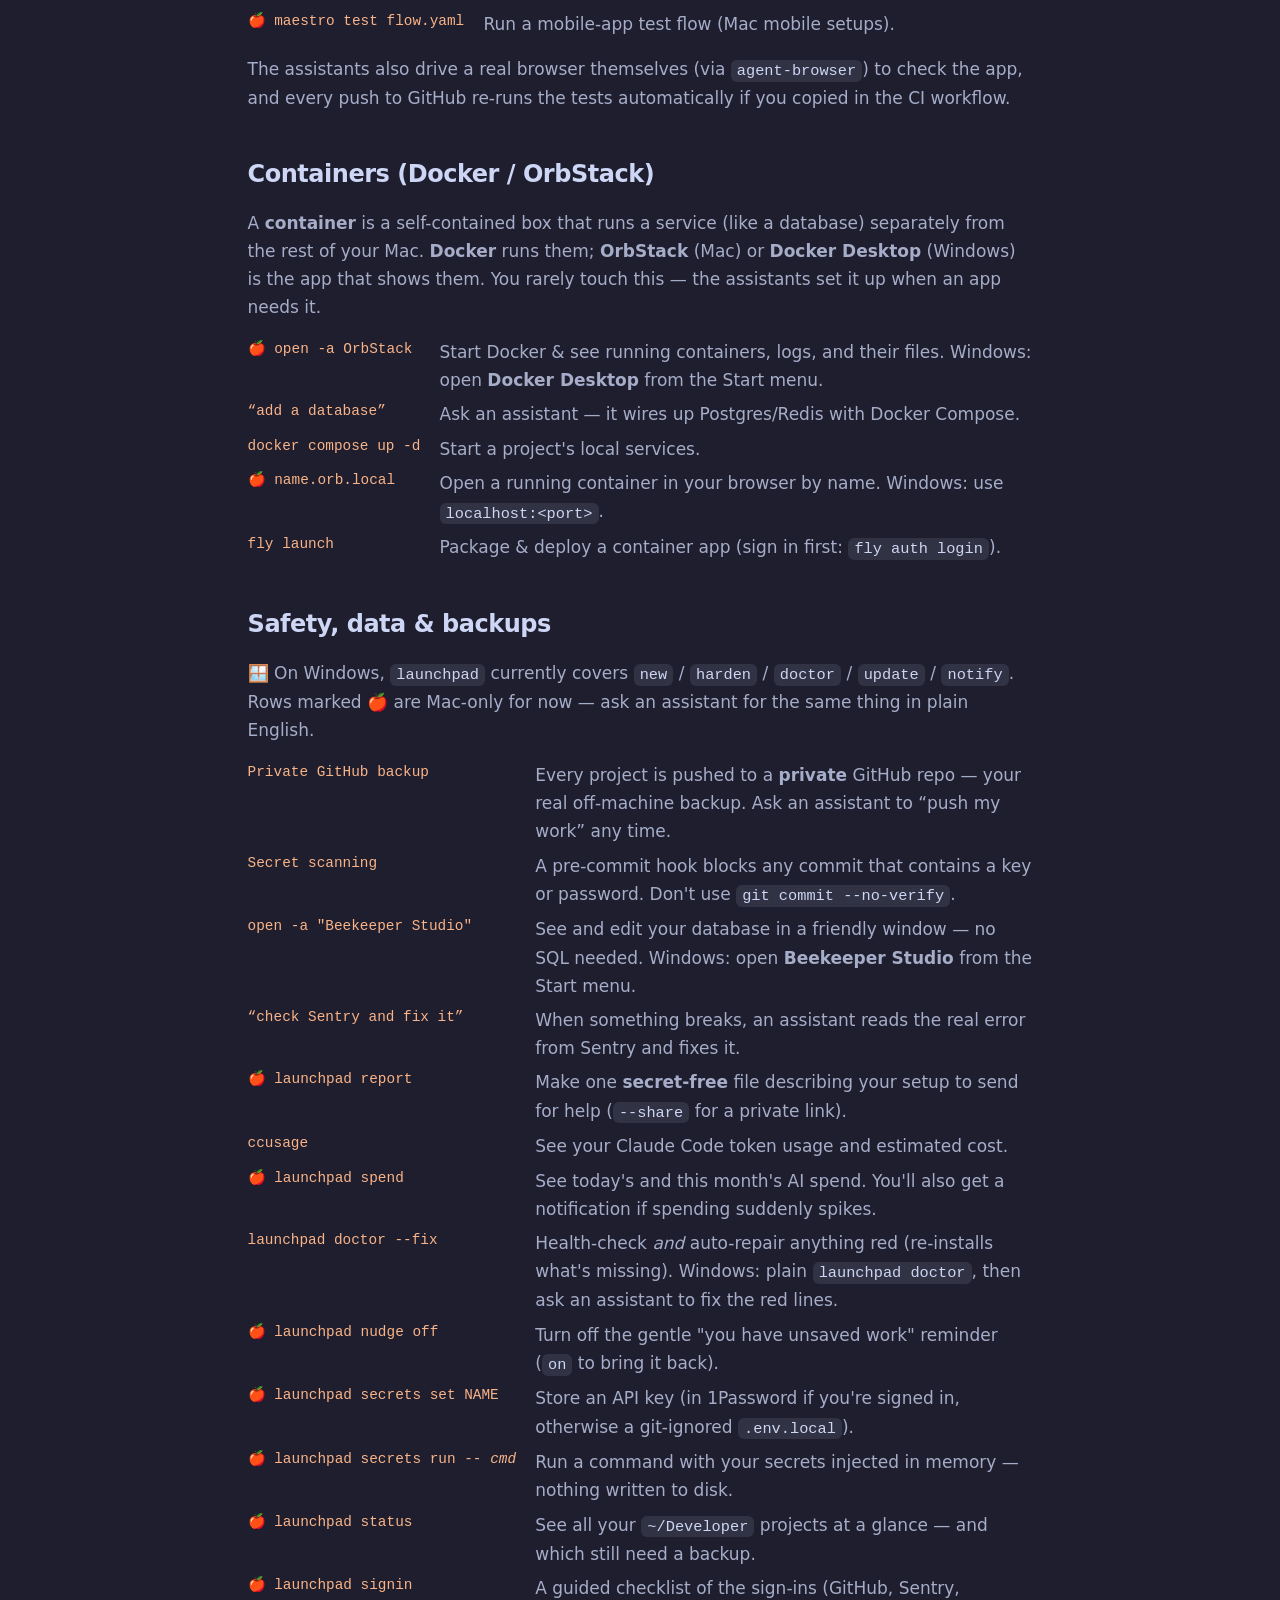
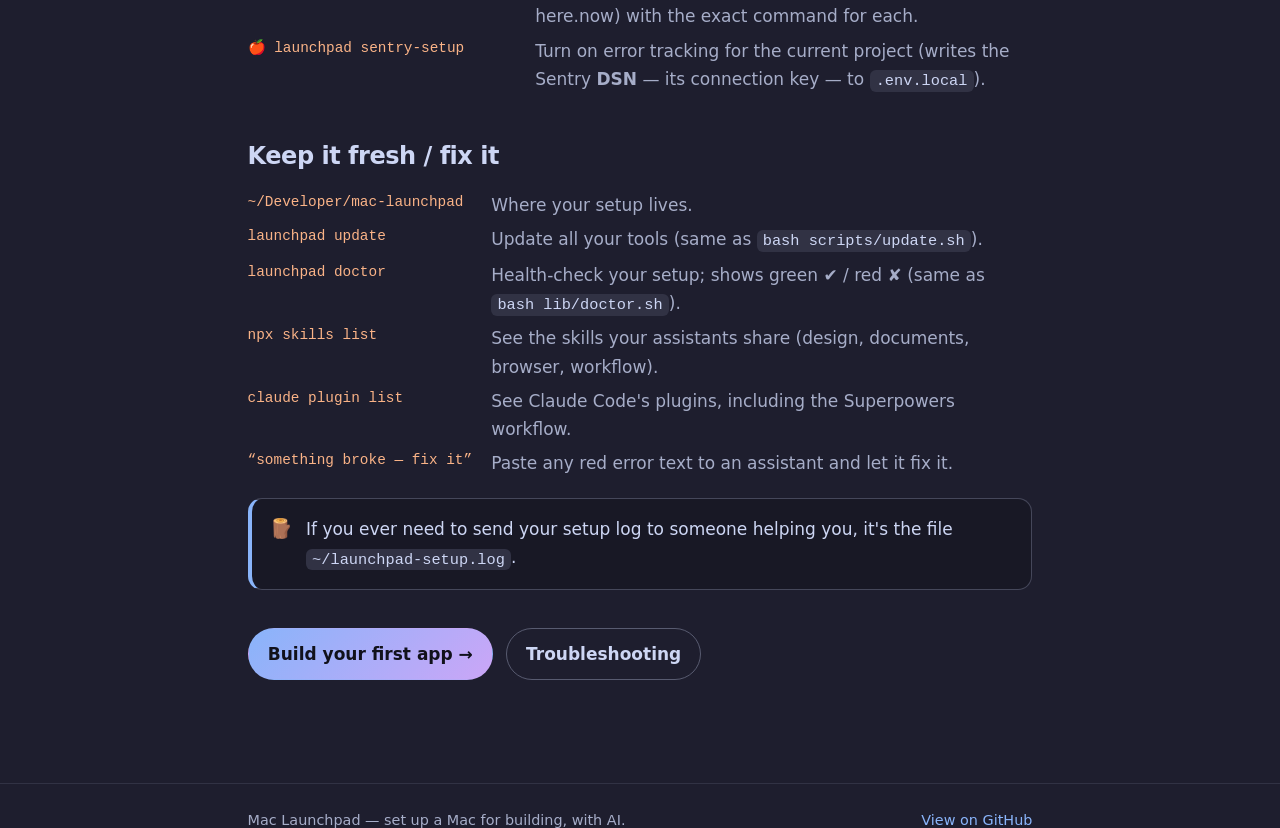
<file: docs/cheatsheet.html>
<!DOCTYPE html>
<html lang="en">
<head>
<meta charset="utf-8" />
<meta name="viewport" content="width=device-width, initial-scale=1" />
<title>Cheat sheet — Mac Launchpad</title>
<meta name="description" content="The one-page reference: start an assistant, everyday commands, save and undo, run and deploy, and quick fixes." />
<meta name="color-scheme" content="dark" />
<meta name="theme-color" content="#1e1e2e" />
<link rel="stylesheet" href="assets/styles.css" />
</head>
<body>
<a class="skip" href="#main">Skip to content</a>
<header class="site-header">
  <nav class="nav" aria-label="Primary">
    <a class="brand" href="index.html"><span class="dot" aria-hidden="true"></span> Mac Launchpad</a>
    <div class="nav-links">
      <a href="index.html">Home</a>
      <a href="getting-started.html">Get started</a>
      <a href="cheatsheet.html" aria-current="page">Cheat sheet</a>
      <a href="recipes.html">Recipes</a>
      <a href="first-app.html">First app</a>
      <a href="troubleshooting.html">Help</a>
    </div>
  </nav>
</header>

<main id="main">
  <h1>Cheat sheet</h1>
  <p class="lede">Everything you need on one page. When in doubt, just ask an assistant in plain English.</p>

  <div class="callout note"><div class="ico" aria-hidden="true">🧭</div><p><strong>How to read this page.</strong> Brand new to all this? Start with the <a href="getting-started.html">Get started</a> guide — it shows how to open the Terminal and what a folder is. Most things below are typed into the <strong>Terminal</strong> (open it with <kbd>⌘</kbd> (Command) + <kbd>Space</kbd> → type “Terminal”). <strong>On a Windows PC</strong> the same commands go into <strong>PowerShell</strong> (press <kbd>⊞ Win</kbd> → type “PowerShell”) — rows marked 🍎 are Mac-only for now. Here's how to read the entries:</p></div>
  <div class="kv">
    <dt>monospaced</dt><dd>A <strong>command</strong> you type into the Terminal and run with Enter — like <code>claude</code> or <code>ll</code>.</dd>
    <dt>“in quotes”</dt><dd>A plain-English <strong>request you say to an assistant</strong> (type it into the chat) — like <em>“save a checkpoint.”</em> Say it however feels natural; the exact words don't matter.</dd>
    <dt>name, file, NAME</dt><dd>A <strong>blank to fill in</strong> — swap in your own word. So <code>cd name</code> becomes <code>cd my-bakery</code>, and <code>cat file</code> becomes <code>cat README.md</code>.</dd>
    <dt>-d, --fix</dt><dd>A word starting with <code>-</code> is an <strong>option</strong> that tweaks what a command does. You usually don't need to change these.</dd>
    <dt>~ &middot; . &middot; ..</dt><dd><code>~</code> = your <strong>home folder</strong>; <code>.</code> = <strong>“the folder I'm in right now”</strong>; <code>cd ..</code> goes up one level.</dd>
    <dt>short aliases</dt><dd>Handy shortcuts like <code>gs</code>, <code>ll</code>, and <code>dev</code> are <strong>nicknames we set up for you</strong> (e.g. <code>gs</code> runs <code>git status</code>). They live on this machine — set up the same way on Mac and Windows.</dd>
  </div>
  <p class="muted"><strong>You do not need to memorise any of this.</strong> It's a reference for when you're curious — day to day, you just ask an assistant. <em>Why did the cheat sheet do so well in school? It always made the grade.</em></p>

  <p class="muted" style="margin-bottom:0"><strong>Jump to a task:</strong></p>
  <ul class="jump">
    <li><a href="#start-project">Start a project</a></li>
    <li><a href="#save-undo">Save / undo my work</a></li>
    <li><a href="#run-share">Run &amp; share it</a></li>
    <li><a href="#fix">Something broke</a></li>
    <li><a href="#safety">Backups, data &amp; spend</a></li>
  </ul>

  <section>
    <h2>Start an assistant</h2>
    <dl class="kv">
      <dt>claude</dt><dd>Start Claude Code in the current folder.</dd>
      <dt>codex</dt><dd>Start OpenAI Codex in the current folder.</dd>
      <dt>agy</dt><dd>Start Google Antigravity in the current folder.</dd>
      <dt>/exit</dt><dd>Leave Claude / Codex (or <kbd>Ctrl</kbd>+<kbd>C</kbd> twice). In Antigravity, type <code>/quit</code>.</dd>
      <dt>claude mcp list</dt><dd>List the assistant's connected tools (<strong>MCP</strong> = the assistant's plug-in tools: docs, browser, GitHub, files).</dd>
    </dl>
    <p class="muted">Inside Antigravity (<code>agy</code>):</p>
    <dl class="kv">
      <dt>/model</dt><dd>Switch the AI model (Gemini, Claude, GPT…).</dd>
      <dt>/usage</dt><dd>See your remaining quota.</dd>
      <dt>/logout</dt><dd>Sign out of Google.</dd>
    </dl>
  </section>

  <section>
    <h2 id="start-project">Make a project</h2>
    <dl class="kv">
      <dt>launchpad new</dt><dd>Start from a ready-to-run template (web, phone, or game). Sets up Git, a secret-scanning hook, and a <strong>private GitHub backup</strong> automatically.</dd>
      <dt>mkproj name</dt><dd>Make an empty project at <code>~/Developer/name</code> with the same safety net, and go in.</dd>
      <dt>launchpad harden .</dt><dd>Add that safety net (hook + private backup) to a folder you already have.</dd>
      <dt>dev</dt><dd>Jump to your <code>~/Developer</code> folder. <span class="muted">(Not the same as <code>npm run dev</code>, which starts an app.)</span></dd>
      <dt>cd name</dt><dd>Go into a folder called <code>name</code>. <code>cd ..</code> goes back up.</dd>
    </dl>
  </section>

  <section>
    <h2>Everyday terminal</h2>
    <dl class="kv">
      <dt>ll</dt><dd>List files here (with details and Git status).</dd>
      <dt>lt</dt><dd>Show the folder as a tree.</dd>
      <dt>cat file</dt><dd>Show a file's contents (nicely colored).</dd>
      <dt>Ctrl&#8209;R</dt><dd>Search your past commands (both platforms). <kbd>Ctrl</kbd>+<kbd>T</kbd> finds files (🍎 Mac).</dd>
      <dt>reload</dt><dd>Reload terminal settings after a change.</dd>
    </dl>
  </section>

  <section>
    <h2 id="save-undo">Save &amp; undo (checkpoints)</h2>
    <dl class="kv">
      <dt>gs</dt><dd>See what's changed since your last save point.</dd>
      <dt>“save a checkpoint”</dt><dd>Ask the assistant — it commits your work with a clear message.</dd>
      <dt>“undo the last change”</dt><dd>Ask the assistant to roll back to the previous checkpoint.</dd>
      <dt>g lg</dt><dd>See your project's history of save points.</dd>
    </dl>
  </section>

  <section>
    <h2 id="run-share">Run &amp; share</h2>
    <dl class="kv">
      <dt>“run it”</dt><dd>Ask the assistant to start the app and open it in your browser.</dd>
      <dt>npm run dev</dt><dd>Start most web apps locally (the assistant usually does this for you).</dd>
      <dt>“put this online”</dt><dd>Ask the assistant to deploy (Vercel for web) and give you a link.</dd>
      <dt>“publish to here.now”</dt><dd>Instantly publish a page or file to a shareable link. <strong>Anyone with the link can see it</strong>, and anonymous links stop working after 24 hours.</dd>
      <dt>🍎 ports</dt><dd>See what's currently running and on which <strong>port</strong> — a numbered “door” an app runs behind on your computer (like <code>:3000</code> in <code>localhost:3000</code>). <span class="muted">Windows: ask an assistant “what's running on port 3000?”</span></dd>
    </dl>
  </section>

  <section>
    <h2>Testing</h2>
    <p class="muted">A <strong>test</strong> is a tiny program that automatically checks your app still works — so a change today doesn't quietly break something tomorrow. The assistants write and run these for you.</p>
    <dl class="kv">
      <dt>npm test</dt><dd>Run unit / component tests (Vitest).</dd>
      <dt>npx playwright test</dt><dd>Run end-to-end + accessibility + visual tests.</dd>
      <dt>“write tests for this”</dt><dd>Ask an assistant to add and run tests for a feature.</dd>
      <dt>🍎 maestro test flow.yaml</dt><dd>Run a mobile-app test flow (Mac mobile setups).</dd>
    </dl>
    <p class="muted">The assistants also drive a real browser themselves (via <code>agent-browser</code>) to check the app, and every push to GitHub re-runs the tests automatically if you copied in the CI workflow.</p>
  </section>

  <section>
    <h2>Containers (Docker / OrbStack)</h2>
    <p class="muted">A <strong>container</strong> is a self-contained box that runs a service (like a database) separately from the rest of your Mac. <strong>Docker</strong> runs them; <strong>OrbStack</strong> (Mac) or <strong>Docker Desktop</strong> (Windows) is the app that shows them. You rarely touch this — the assistants set it up when an app needs it.</p>
    <dl class="kv">
      <dt>🍎 open -a OrbStack</dt><dd>Start Docker &amp; see running containers, logs, and their files. <span class="muted">Windows: open <strong>Docker Desktop</strong> from the Start menu.</span></dd>
      <dt>“add a database”</dt><dd>Ask an assistant — it wires up Postgres/Redis with Docker Compose.</dd>
      <dt>docker compose up -d</dt><dd>Start a project's local services.</dd>
      <dt>🍎 name.orb.local</dt><dd>Open a running container in your browser by name. <span class="muted">Windows: use <code>localhost:&lt;port&gt;</code>.</span></dd>
      <dt>fly launch</dt><dd>Package &amp; deploy a container app (sign in first: <code>fly auth login</code>).</dd>
    </dl>
  </section>

  <section>
    <h2 id="safety">Safety, data &amp; backups</h2>
    <p class="muted">🪟 On Windows, <code>launchpad</code> currently covers <code>new</code> / <code>harden</code> / <code>doctor</code> / <code>update</code> / <code>notify</code>. Rows marked 🍎 are Mac-only for now — ask an assistant for the same thing in plain English.</p>
    <dl class="kv">
      <dt>Private GitHub backup</dt><dd>Every project is pushed to a <strong>private</strong> GitHub repo — your real off-machine backup. Ask an assistant to “push my work” any time.</dd>
      <dt>Secret scanning</dt><dd>A pre-commit hook blocks any commit that contains a key or password. Don't use <code>git commit --no-verify</code>.</dd>
      <dt>open -a "Beekeeper Studio"</dt><dd>See and edit your database in a friendly window — no SQL needed. <span class="muted">Windows: open <strong>Beekeeper Studio</strong> from the Start menu.</span></dd>
      <dt>“check Sentry and fix it”</dt><dd>When something breaks, an assistant reads the real error from Sentry and fixes it.</dd>
      <dt>🍎 launchpad report</dt><dd>Make one <strong>secret-free</strong> file describing your setup to send for help (<code>--share</code> for a private link).</dd>
      <dt>ccusage</dt><dd>See your Claude Code token usage and estimated cost.</dd>
      <dt>🍎 launchpad spend</dt><dd>See today's and this month's AI spend. You'll also get a notification if spending suddenly spikes.</dd>
      <dt>launchpad doctor --fix</dt><dd>Health-check <em>and</em> auto-repair anything red (re-installs what's missing). <span class="muted">Windows: plain <code>launchpad doctor</code>, then ask an assistant to fix the red lines.</span></dd>
      <dt>🍎 launchpad nudge off</dt><dd>Turn off the gentle "you have unsaved work" reminder (<code>on</code> to bring it back).</dd>
      <dt>🍎 launchpad secrets set NAME</dt><dd>Store an API key (in 1Password if you're signed in, otherwise a git-ignored <code>.env.local</code>).</dd>
      <dt>🍎 launchpad secrets run -- <em>cmd</em></dt><dd>Run a command with your secrets injected in memory — nothing written to disk.</dd>
      <dt>🍎 launchpad status</dt><dd>See all your <code>~/Developer</code> projects at a glance — and which still need a backup.</dd>
      <dt>🍎 launchpad signin</dt><dd>A guided checklist of the sign-ins (GitHub, Sentry, here.now) with the exact command for each.</dd>
      <dt>🍎 launchpad sentry-setup</dt><dd>Turn on error tracking for the current project (writes the Sentry <strong>DSN</strong> — its connection key — to <code>.env.local</code>).</dd>
    </dl>
  </section>

  <section>
    <h2 id="fix">Keep it fresh / fix it</h2>
    <dl class="kv">
      <dt>~/Developer/mac-launchpad</dt><dd>Where your setup lives.</dd>
      <dt>launchpad update</dt><dd>Update all your tools (same as <code>bash scripts/update.sh</code>).</dd>
      <dt>launchpad doctor</dt><dd>Health-check your setup; shows green ✔ / red ✘ (same as <code>bash lib/doctor.sh</code>).</dd>
      <dt>npx skills list</dt><dd>See the skills your assistants share (design, documents, browser, workflow).</dd>
      <dt>claude plugin list</dt><dd>See Claude Code's plugins, including the Superpowers workflow.</dd>
      <dt>“something broke — fix it”</dt><dd>Paste any red error text to an assistant and let it fix it.</dd>
    </dl>
    <div class="callout note"><div class="ico" aria-hidden="true">🪵</div><p>If you ever need to send your setup log to someone helping you, it's the file <code>~/launchpad-setup.log</code>.</p></div>
  </section>

  <div class="btn-row">
    <a class="btn primary" href="first-app.html">Build your first app →</a>
    <a class="btn ghost" href="troubleshooting.html">Troubleshooting</a>
  </div>
</main>

<footer class="site-footer">
  <nav class="nav" aria-label="Footer">
    <span class="muted">Mac Launchpad — set up a Mac for building, with AI.</span>
    <span style="margin-left:auto"><a href="https://github.com/zigrivers/mac-launchpad" target="_blank" rel="noopener noreferrer">View on GitHub</a></span>
  </nav>
</footer>
<script src="assets/copy.js"></script>
</body>
</html>
</file>
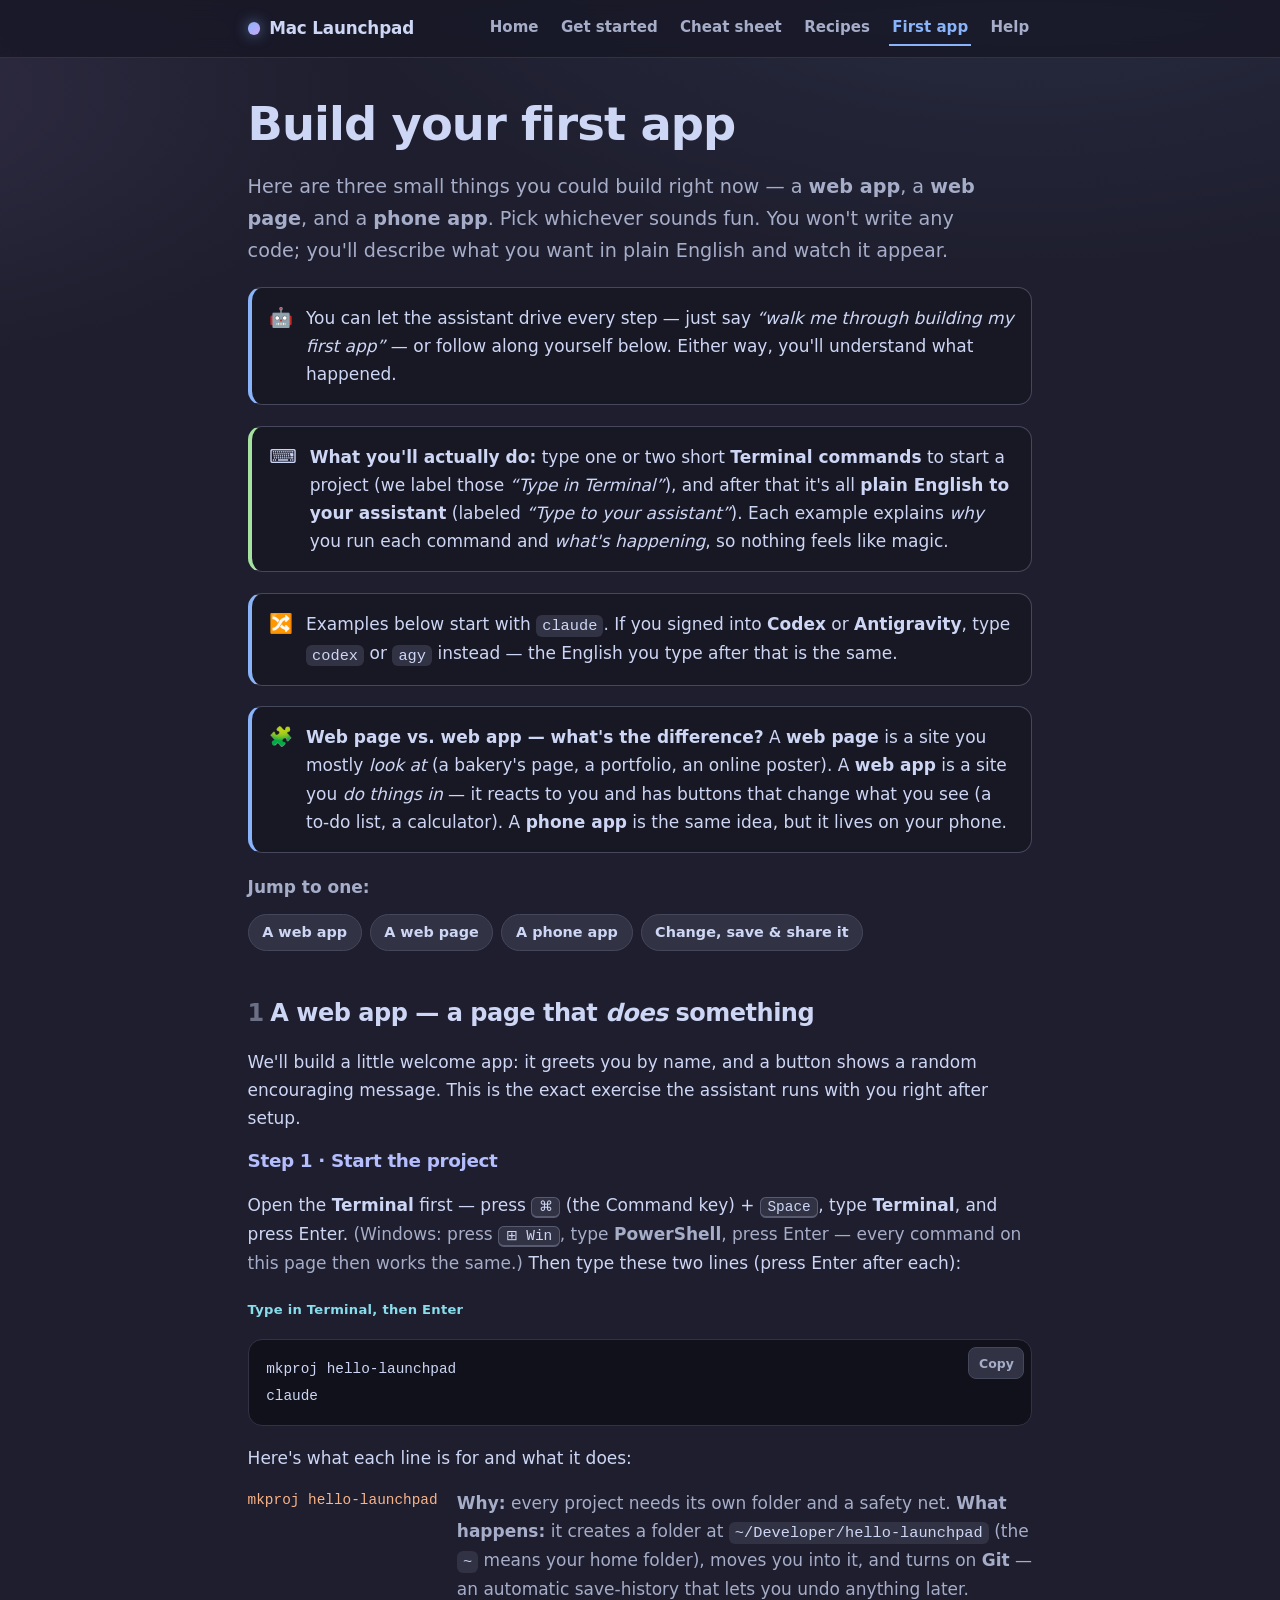
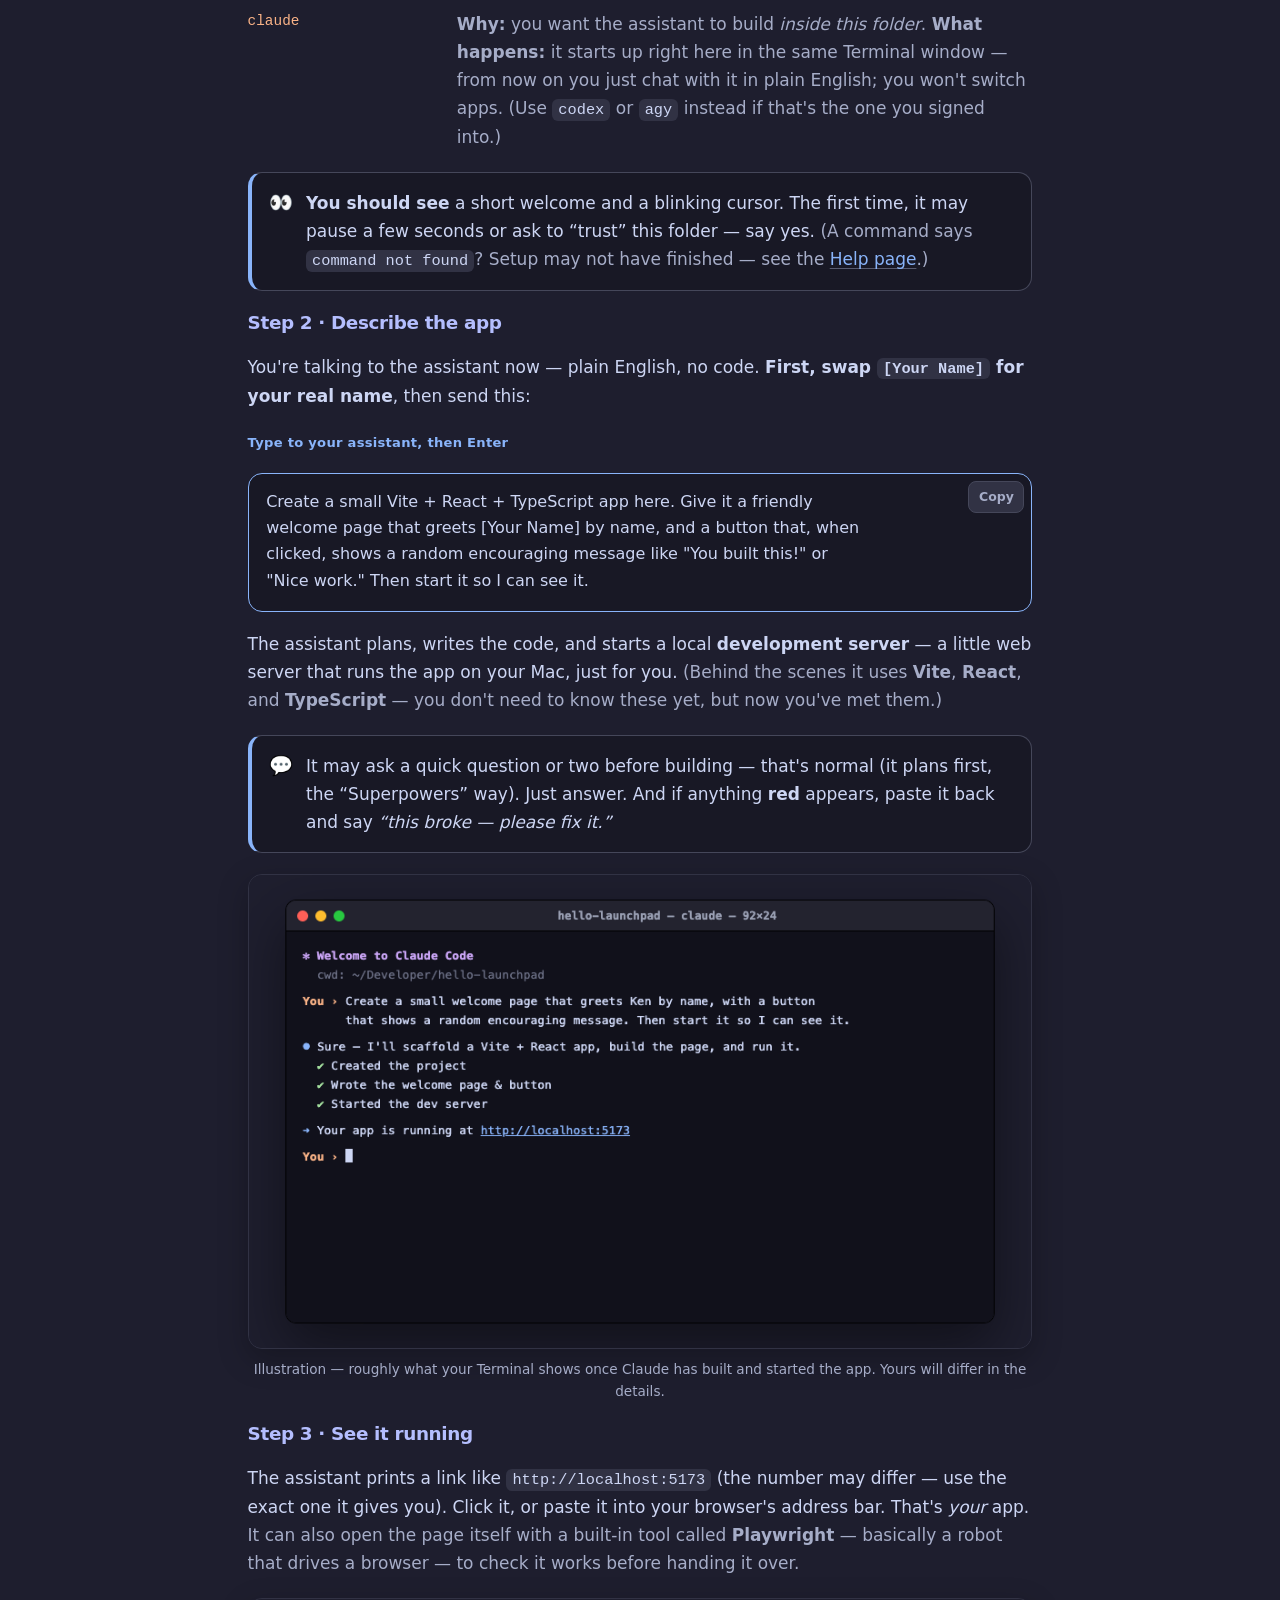
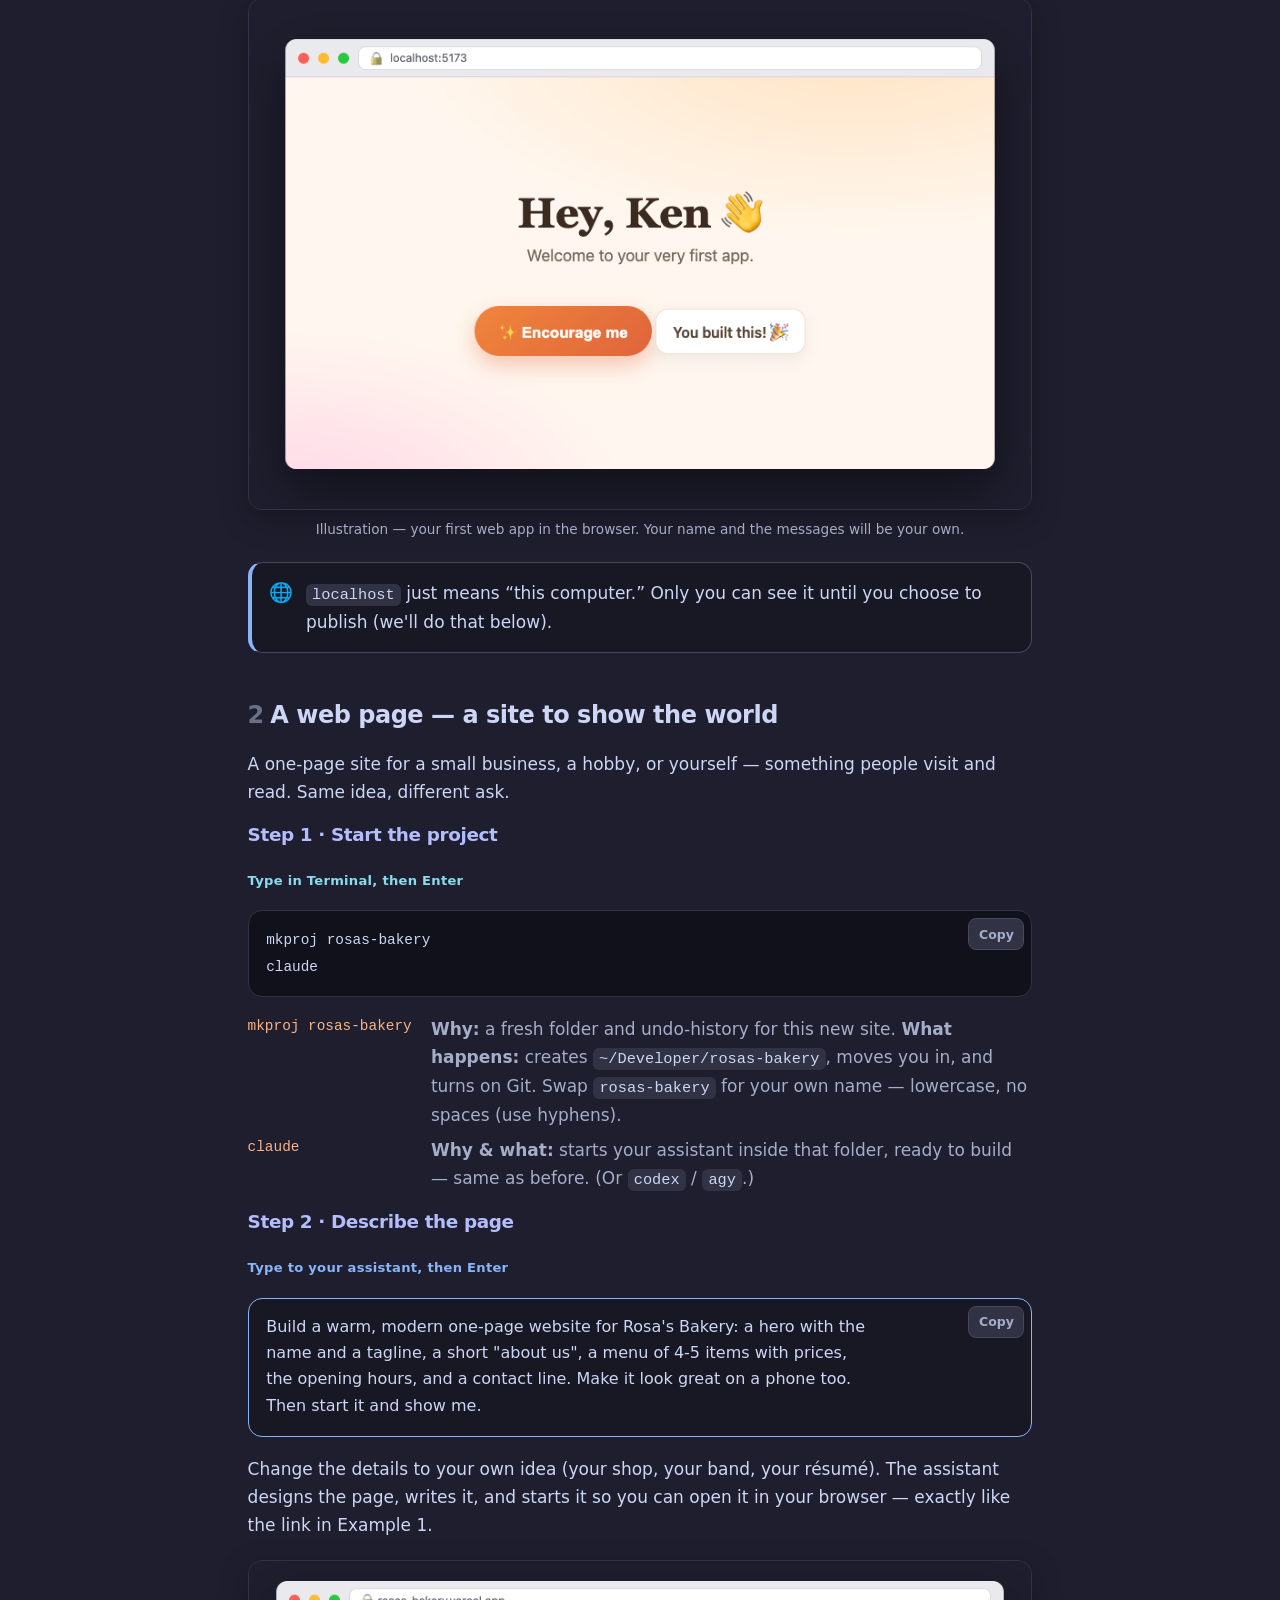
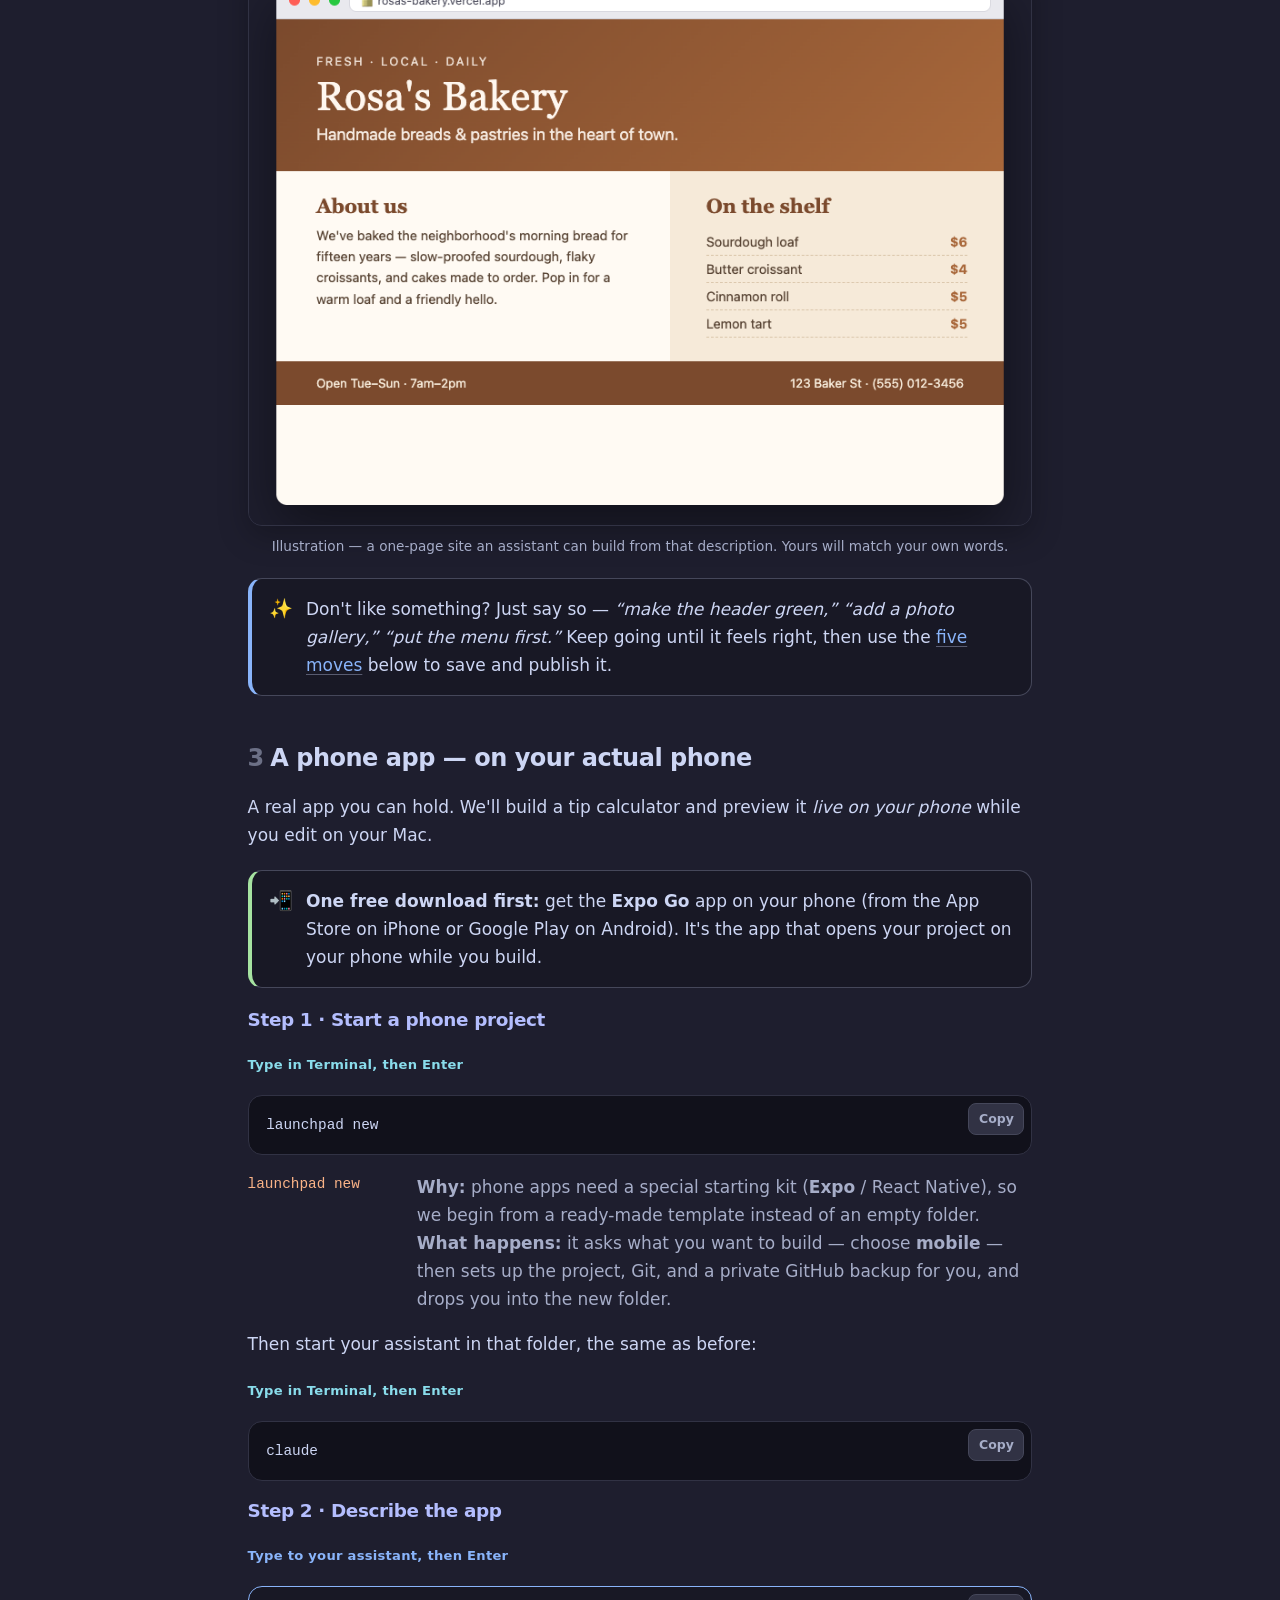
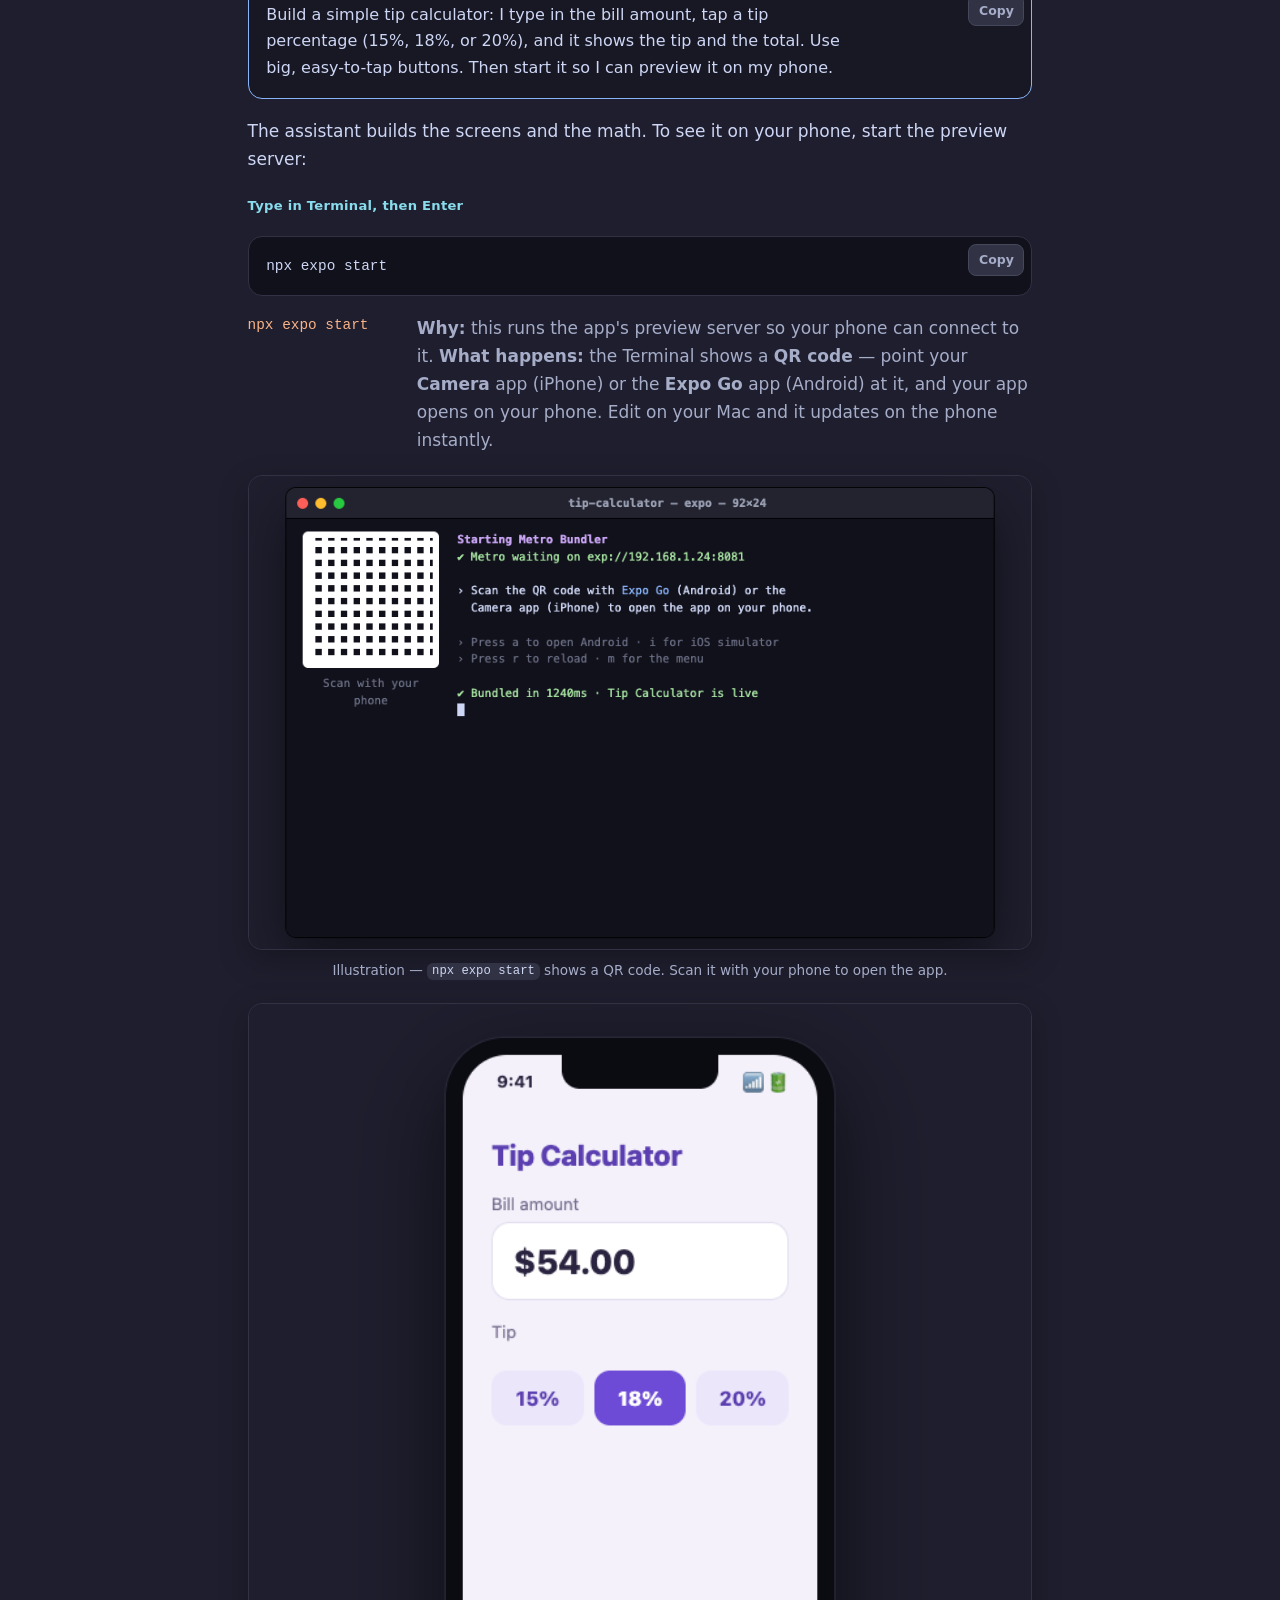
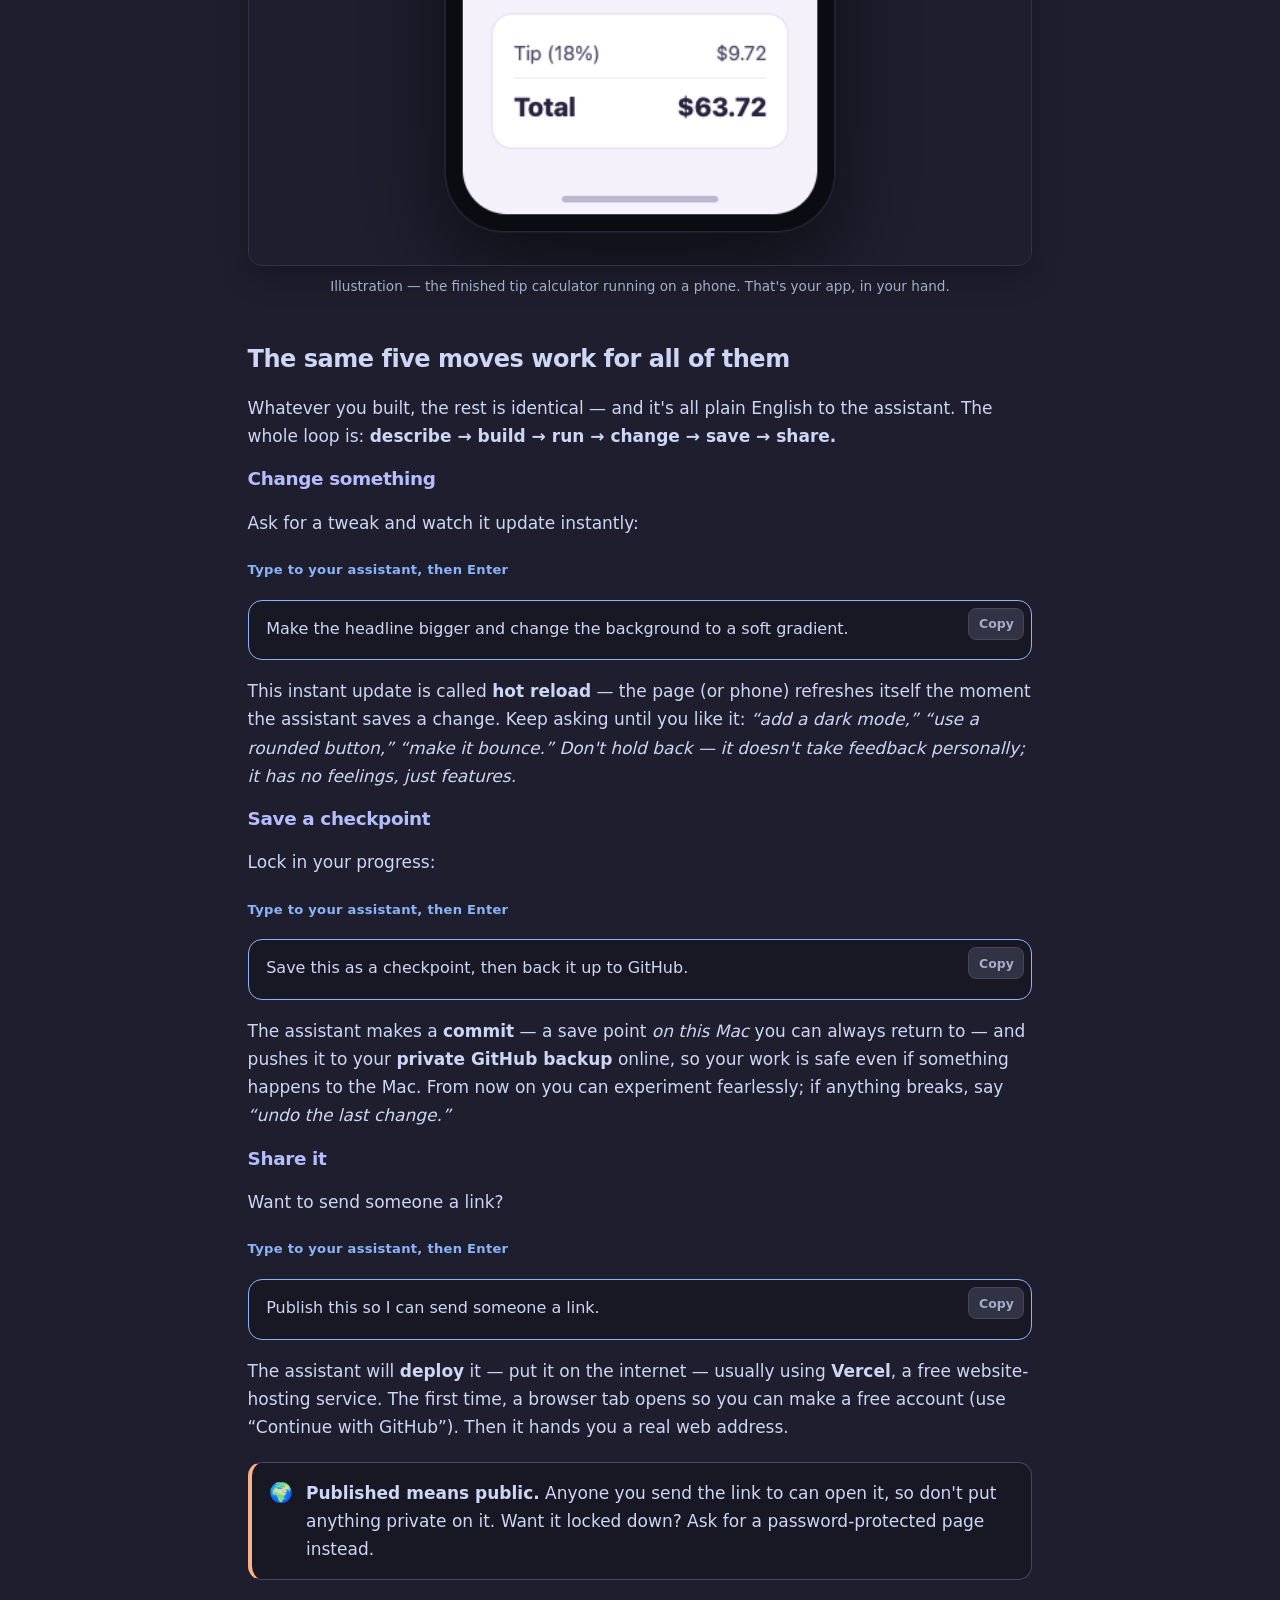
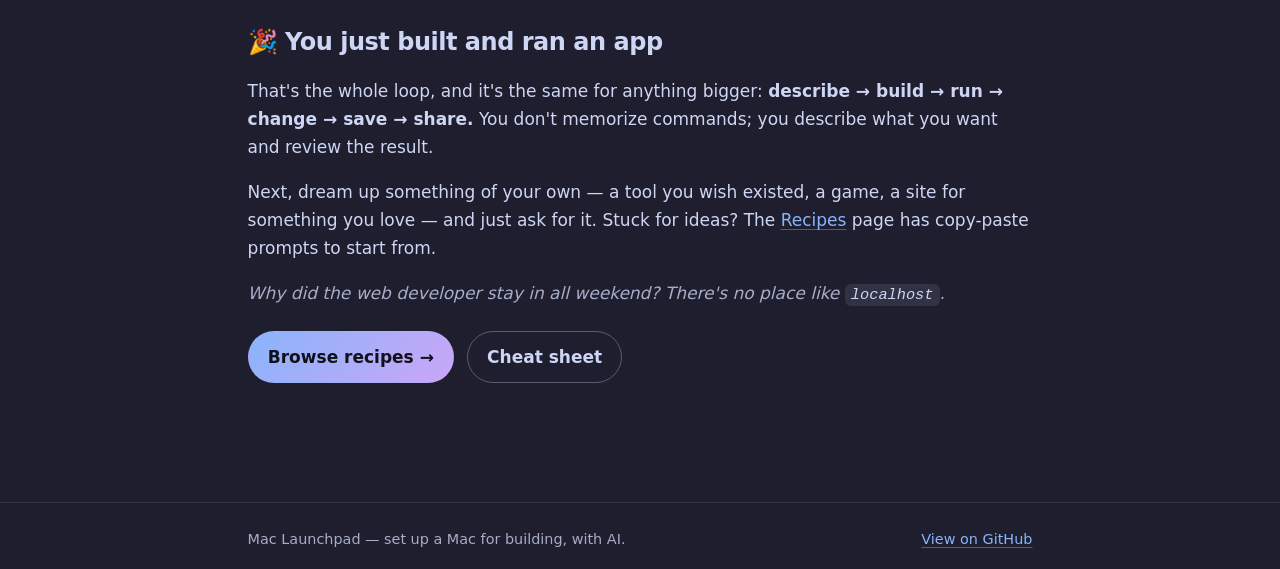
<file: docs/first-app.html>
<!DOCTYPE html>
<html lang="en">
<head>
<meta charset="utf-8" />
<meta name="viewport" content="width=device-width, initial-scale=1" />
<title>Build your first app — Mac Launchpad</title>
<meta name="description" content="Three beginner-friendly examples — a web app, a web page, and a phone app — with plain-English explanations of every command and what's happening." />
<meta name="color-scheme" content="dark" />
<meta name="theme-color" content="#1e1e2e" />
<link rel="stylesheet" href="assets/styles.css" />
</head>
<body>
<a class="skip" href="#main">Skip to content</a>
<header class="site-header">
  <nav class="nav" aria-label="Primary">
    <a class="brand" href="index.html"><span class="dot" aria-hidden="true"></span> Mac Launchpad</a>
    <div class="nav-links">
      <a href="index.html">Home</a>
      <a href="getting-started.html">Get started</a>
      <a href="cheatsheet.html">Cheat sheet</a>
      <a href="recipes.html">Recipes</a>
      <a href="first-app.html" aria-current="page">First app</a>
      <a href="troubleshooting.html">Help</a>
    </div>
  </nav>
</header>

<main id="main">
  <h1>Build your first app</h1>
  <p class="lede">Here are three small things you could build right now — a <strong>web app</strong>, a <strong>web page</strong>, and a <strong>phone app</strong>. Pick whichever sounds fun. You won't write any code; you'll describe what you want in plain English and watch it appear.</p>

  <div class="callout note"><div class="ico" aria-hidden="true">🤖</div><p>You can let the assistant drive every step — just say <em>“walk me through building my first app”</em> — or follow along yourself below. Either way, you'll understand what happened.</p></div>

  <div class="callout tip"><div class="ico" aria-hidden="true">⌨️</div><p><strong>What you'll actually do:</strong> type one or two short <strong>Terminal commands</strong> to start a project (we label those <em>“Type in Terminal”</em>), and after that it's all <strong>plain English to your assistant</strong> (labeled <em>“Type to your assistant”</em>). Each example explains <em>why</em> you run each command and <em>what's happening</em>, so nothing feels like magic.</p></div>
  <div class="callout note"><div class="ico" aria-hidden="true">🔀</div><p>Examples below start with <code>claude</code>. If you signed into <strong>Codex</strong> or <strong>Antigravity</strong>, type <code>codex</code> or <code>agy</code> instead — the English you type after that is the same.</p></div>

  <div class="callout note"><div class="ico" aria-hidden="true">🧩</div><p><strong>Web page vs. web app — what's the difference?</strong> A <strong>web page</strong> is a site you mostly <em>look at</em> (a bakery's page, a portfolio, an online poster). A <strong>web app</strong> is a site you <em>do things in</em> — it reacts to you and has buttons that change what you see (a to‑do list, a calculator). A <strong>phone app</strong> is the same idea, but it lives on your phone.</p></div>

  <p class="muted" style="margin-bottom:0"><strong>Jump to one:</strong></p>
  <ul class="jump">
    <li><a href="#web-app">A web app</a></li>
    <li><a href="#web-page">A web page</a></li>
    <li><a href="#phone-app">A phone app</a></li>
    <li><a href="#five-moves">Change, save &amp; share it</a></li>
  </ul>

  <section>
    <h2 id="web-app"><span class="num">1</span>A web app — a page that <em>does</em> something</h2>
    <p>We'll build a little welcome app: it greets you by name, and a button shows a random encouraging message. This is the exact exercise the assistant runs with you right after setup.</p>

    <h3>Step 1 · Start the project</h3>
    <p>Open the <strong>Terminal</strong> first — press <kbd>⌘</kbd> (the Command key) + <kbd>Space</kbd>, type <strong>Terminal</strong>, and press Enter. <span class="muted">(Windows: press <kbd>⊞ Win</kbd>, type <strong>PowerShell</strong>, press Enter — every command on this page then works the same.)</span> Then type these two lines (press Enter after each):</p>
    <span class="paste-where to-terminal">Type in Terminal, then Enter</span>
    <div class="codeblock"><pre><code>mkproj hello-launchpad
claude</code></pre></div>
    <p>Here's what each line is for and what it does:</p>
    <dl class="kv">
      <dt>mkproj hello-launchpad</dt><dd><strong>Why:</strong> every project needs its own folder and a safety net. <strong>What happens:</strong> it creates a folder at <code>~/Developer/hello-launchpad</code> (the <code>~</code> means your home folder), moves you into it, and turns on <strong>Git</strong> — an automatic save-history that lets you undo anything later.</dd>
      <dt>claude</dt><dd><strong>Why:</strong> you want the assistant to build <em>inside this folder</em>. <strong>What happens:</strong> it starts up right here in the same Terminal window — from now on you just chat with it in plain English; you won't switch apps. <span class="muted">(Use <code>codex</code> or <code>agy</code> instead if that's the one you signed into.)</span></dd>
    </dl>
    <div class="callout note"><div class="ico" aria-hidden="true">👀</div><p><strong>You should see</strong> a short welcome and a blinking cursor. The first time, it may pause a few seconds or ask to “trust” this folder — say yes. <span class="muted">(A command says <code>command not found</code>? Setup may not have finished — see the <a href="troubleshooting.html">Help page</a>.)</span></p></div>

    <h3>Step 2 · Describe the app</h3>
    <p>You're talking to the assistant now — plain English, no code. <strong>First, swap <code>[Your Name]</code> for your real name</strong>, then send this:</p>
    <span class="paste-where to-claude">Type to your assistant, then Enter</span>
    <div class="codeblock prompt"><pre><code>Create a small Vite + React + TypeScript app here. Give it a friendly
welcome page that greets [Your Name] by name, and a button that, when
clicked, shows a random encouraging message like "You built this!" or
"Nice work." Then start it so I can see it.</code></pre></div>
    <p>The assistant plans, writes the code, and starts a local <strong>development server</strong> — a little web server that runs the app on your Mac, just for you. <span class="muted">(Behind the scenes it uses <strong>Vite</strong>, <strong>React</strong>, and <strong>TypeScript</strong> — you don't need to know these yet, but now you've met them.)</span></p>
    <div class="callout note"><div class="ico" aria-hidden="true">💬</div><p>It may ask a quick question or two before building — that's normal (it plans first, the “Superpowers” way). Just answer. And if anything <strong>red</strong> appears, paste it back and say <em>“this broke — please fix it.”</em></p></div>
    <figure class="shot">
      <img src="assets/img/first-app-terminal.png" width="860" height="520" loading="lazy"
        alt="A Terminal window titled hello-launchpad — claude, showing the Claude welcome, the typed request, green checkmarks for creating the project and writing the page, and a line reading 'Your app is running at http://localhost:5173'." />
      <figcaption>Illustration — roughly what your Terminal shows once Claude has built and started the app. Yours will differ in the details.</figcaption>
    </figure>

    <h3>Step 3 · See it running</h3>
    <p>The assistant prints a link like <code>http://localhost:5173</code> (the number may differ — use the exact one it gives you). Click it, or paste it into your browser's address bar. That's <em>your</em> app. <span class="muted">It can also open the page itself with a built-in tool called <strong>Playwright</strong> — basically a robot that drives a browser — to check it works before handing it over.</span></p>
    <figure class="shot">
      <img src="assets/img/first-app-running.png" width="860" height="560" loading="lazy"
        alt="A browser at localhost:5173 showing a warm welcome page that reads 'Hey, Ken', a subtitle 'Welcome to your very first app', an 'Encourage me' button, and a message 'You built this!'." />
      <figcaption>Illustration — your first web app in the browser. Your name and the messages will be your own.</figcaption>
    </figure>
    <div class="callout note"><div class="ico" aria-hidden="true">🌐</div><p><code>localhost</code> just means “this computer.” Only you can see it until you choose to publish (we'll do that below).</p></div>
  </section>

  <section>
    <h2 id="web-page"><span class="num">2</span>A web page — a site to show the world</h2>
    <p>A one‑page site for a small business, a hobby, or yourself — something people visit and read. Same idea, different ask.</p>

    <h3>Step 1 · Start the project</h3>
    <span class="paste-where to-terminal">Type in Terminal, then Enter</span>
    <div class="codeblock"><pre><code>mkproj rosas-bakery
claude</code></pre></div>
    <dl class="kv">
      <dt>mkproj rosas-bakery</dt><dd><strong>Why:</strong> a fresh folder and undo-history for this new site. <strong>What happens:</strong> creates <code>~/Developer/rosas-bakery</code>, moves you in, and turns on Git. <span class="muted">Swap <code>rosas-bakery</code> for your own name — lowercase, no spaces (use hyphens).</span></dd>
      <dt>claude</dt><dd><strong>Why &amp; what:</strong> starts your assistant inside that folder, ready to build — same as before. <span class="muted">(Or <code>codex</code> / <code>agy</code>.)</span></dd>
    </dl>

    <h3>Step 2 · Describe the page</h3>
    <span class="paste-where to-claude">Type to your assistant, then Enter</span>
    <div class="codeblock prompt"><pre><code>Build a warm, modern one-page website for Rosa's Bakery: a hero with the
name and a tagline, a short "about us", a menu of 4-5 items with prices,
the opening hours, and a contact line. Make it look great on a phone too.
Then start it and show me.</code></pre></div>
    <p>Change the details to your own idea (your shop, your band, your résumé). The assistant designs the page, writes it, and starts it so you can open it in your browser — exactly like the link in Example 1.</p>
    <figure class="shot">
      <img src="assets/img/example-webpage.png" width="860" height="620" loading="lazy"
        alt="A browser showing a one-page bakery website: a brown hero reading 'Rosa's Bakery — Handmade breads & pastries', an 'About us' blurb, a small menu with prices, and a footer with hours and a phone number." />
      <figcaption>Illustration — a one-page site an assistant can build from that description. Yours will match your own words.</figcaption>
    </figure>
    <div class="callout note"><div class="ico" aria-hidden="true">✨</div><p>Don't like something? Just say so — <em>“make the header green,” “add a photo gallery,” “put the menu first.”</em> Keep going until it feels right, then use the <a href="#five-moves">five moves</a> below to save and publish it.</p></div>
  </section>

  <section>
    <h2 id="phone-app"><span class="num">3</span>A phone app — on your actual phone</h2>
    <p>A real app you can hold. We'll build a tip calculator and preview it <em>live on your phone</em> while you edit on your Mac.</p>
    <div class="callout tip"><div class="ico" aria-hidden="true">📲</div><p><strong>One free download first:</strong> get the <strong>Expo Go</strong> app on your phone (from the App Store on iPhone or Google Play on Android). It's the app that opens your project on your phone while you build.</p></div>

    <h3>Step 1 · Start a phone project</h3>
    <span class="paste-where to-terminal">Type in Terminal, then Enter</span>
    <div class="codeblock"><pre><code>launchpad new</code></pre></div>
    <dl class="kv">
      <dt>launchpad new</dt><dd><strong>Why:</strong> phone apps need a special starting kit (<strong>Expo</strong> / React Native), so we begin from a ready-made template instead of an empty folder. <strong>What happens:</strong> it asks what you want to build — choose <strong>mobile</strong> — then sets up the project, Git, and a private GitHub backup for you, and drops you into the new folder.</dd>
    </dl>
    <p>Then start your assistant in that folder, the same as before:</p>
    <span class="paste-where to-terminal">Type in Terminal, then Enter</span>
    <div class="codeblock"><pre><code>claude</code></pre></div>

    <h3>Step 2 · Describe the app</h3>
    <span class="paste-where to-claude">Type to your assistant, then Enter</span>
    <div class="codeblock prompt"><pre><code>Build a simple tip calculator: I type in the bill amount, tap a tip
percentage (15%, 18%, or 20%), and it shows the tip and the total. Use
big, easy-to-tap buttons. Then start it so I can preview it on my phone.</code></pre></div>
    <p>The assistant builds the screens and the math. To see it on your phone, start the preview server:</p>
    <span class="paste-where to-terminal">Type in Terminal, then Enter</span>
    <div class="codeblock"><pre><code>npx expo start</code></pre></div>
    <dl class="kv">
      <dt>npx expo start</dt><dd><strong>Why:</strong> this runs the app's preview server so your phone can connect to it. <strong>What happens:</strong> the Terminal shows a <strong>QR code</strong> — point your <strong>Camera</strong> app (iPhone) or the <strong>Expo Go</strong> app (Android) at it, and your app opens on your phone. Edit on your Mac and it updates on the phone instantly.</dd>
    </dl>
    <figure class="shot">
      <img src="assets/img/example-expo.png" width="860" height="520" loading="lazy"
        alt="A Terminal running 'npx expo start': a QR code labelled 'Scan with your phone', and Metro Bundler output saying the app is waiting and bundled, ready to open in Expo Go." />
      <figcaption>Illustration — <code>npx expo start</code> shows a QR code. Scan it with your phone to open the app.</figcaption>
    </figure>
    <figure class="shot">
      <img src="assets/img/example-phone.png" width="600" height="660" loading="lazy"
        alt="A phone showing the finished tip calculator app: a bill amount of $54.00, tip buttons for 15/18/20 percent with 18% selected, and a result showing a $9.72 tip and a $63.72 total." />
      <figcaption>Illustration — the finished tip calculator running on a phone. That's your app, in your hand.</figcaption>
    </figure>
  </section>

  <section>
    <h2 id="five-moves">The same five moves work for all of them</h2>
    <p>Whatever you built, the rest is identical — and it's all plain English to the assistant. The whole loop is: <strong>describe → build → run → change → save → share.</strong></p>

    <h3>Change something</h3>
    <p>Ask for a tweak and watch it update instantly:</p>
    <span class="paste-where to-claude">Type to your assistant, then Enter</span>
    <div class="codeblock prompt"><pre><code>Make the headline bigger and change the background to a soft gradient.</code></pre></div>
    <p>This instant update is called <strong>hot reload</strong> — the page (or phone) refreshes itself the moment the assistant saves a change. Keep asking until you like it: <em>“add a dark mode,” “use a rounded button,” “make it bounce.” Don't hold back — it doesn't take feedback personally; it has no feelings, just features.</em></p>

    <h3>Save a checkpoint</h3>
    <p>Lock in your progress:</p>
    <span class="paste-where to-claude">Type to your assistant, then Enter</span>
    <div class="codeblock prompt"><pre><code>Save this as a checkpoint, then back it up to GitHub.</code></pre></div>
    <p>The assistant makes a <strong>commit</strong> — a save point <em>on this Mac</em> you can always return to — and pushes it to your <strong>private GitHub backup</strong> online, so your work is safe even if something happens to the Mac. From now on you can experiment fearlessly; if anything breaks, say <em>“undo the last change.”</em></p>

    <h3>Share it</h3>
    <p>Want to send someone a link?</p>
    <span class="paste-where to-claude">Type to your assistant, then Enter</span>
    <div class="codeblock prompt"><pre><code>Publish this so I can send someone a link.</code></pre></div>
    <p>The assistant will <strong>deploy</strong> it — put it on the internet — usually using <strong>Vercel</strong>, a free website-hosting service. The first time, a browser tab opens so you can make a free account (use “Continue with GitHub”). Then it hands you a real web address.</p>
    <div class="callout warn"><div class="ico" aria-hidden="true">🌍</div><p><strong>Published means public.</strong> Anyone you send the link to can open it, so don't put anything private on it. Want it locked down? Ask for a password-protected page instead.</p></div>
  </section>

  <section>
    <h2>🎉 You just built and ran an app</h2>
    <p>That's the whole loop, and it's the same for anything bigger: <strong>describe → build → run → change → save → share.</strong> You don't memorize commands; you describe what you want and review the result.</p>
    <p>Next, dream up something of your own — a tool you wish existed, a game, a site for something you love — and just ask for it. Stuck for ideas? The <a href="recipes.html">Recipes</a> page has copy-paste prompts to start from.</p>
    <p class="muted"><em>Why did the web developer stay in all weekend? There's no place like <code>localhost</code>.</em></p>
    <div class="btn-row">
      <a class="btn primary" href="recipes.html">Browse recipes →</a>
      <a class="btn ghost" href="cheatsheet.html">Cheat sheet</a>
    </div>
  </section>
</main>

<footer class="site-footer">
  <nav class="nav" aria-label="Footer">
    <span class="muted">Mac Launchpad — set up a Mac for building, with AI.</span>
    <span style="margin-left:auto"><a href="https://github.com/zigrivers/mac-launchpad" target="_blank" rel="noopener noreferrer">View on GitHub</a></span>
  </nav>
</footer>
<script src="assets/copy.js"></script>
</body>
</html>
</file>
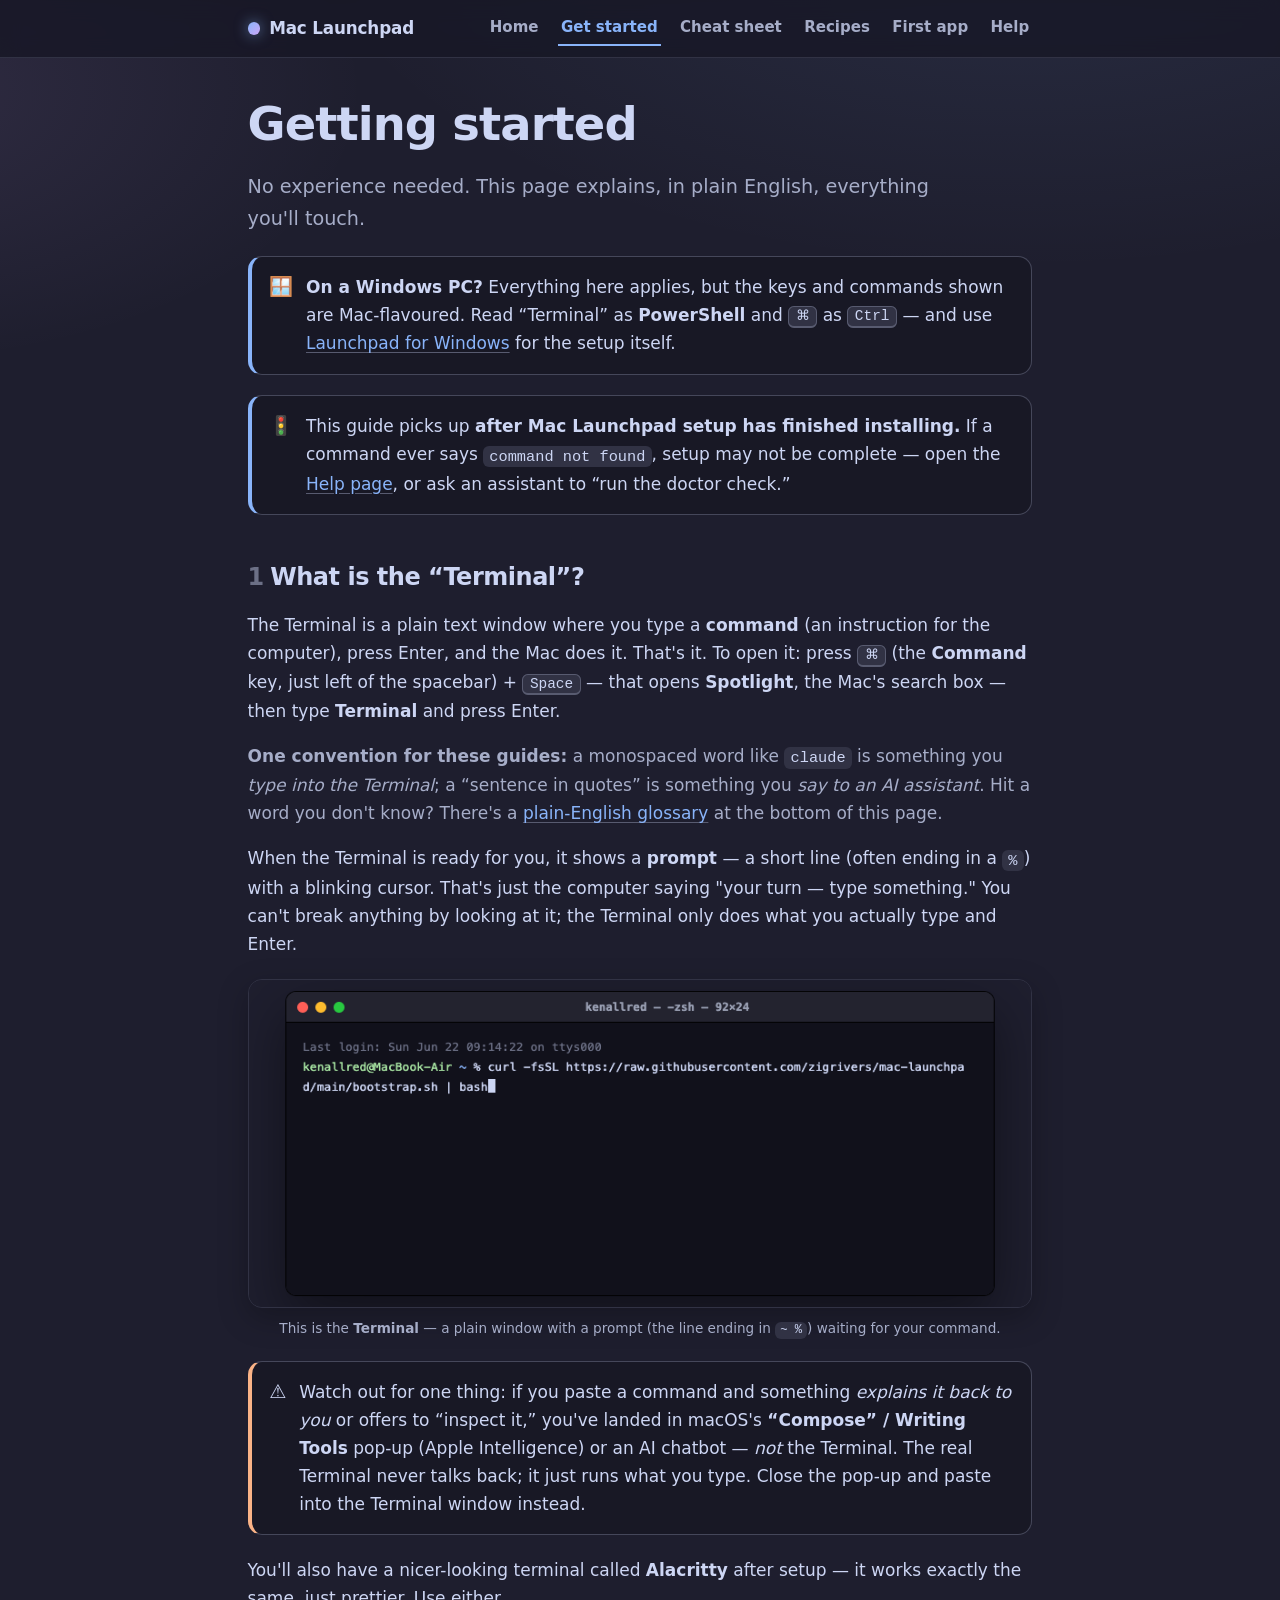
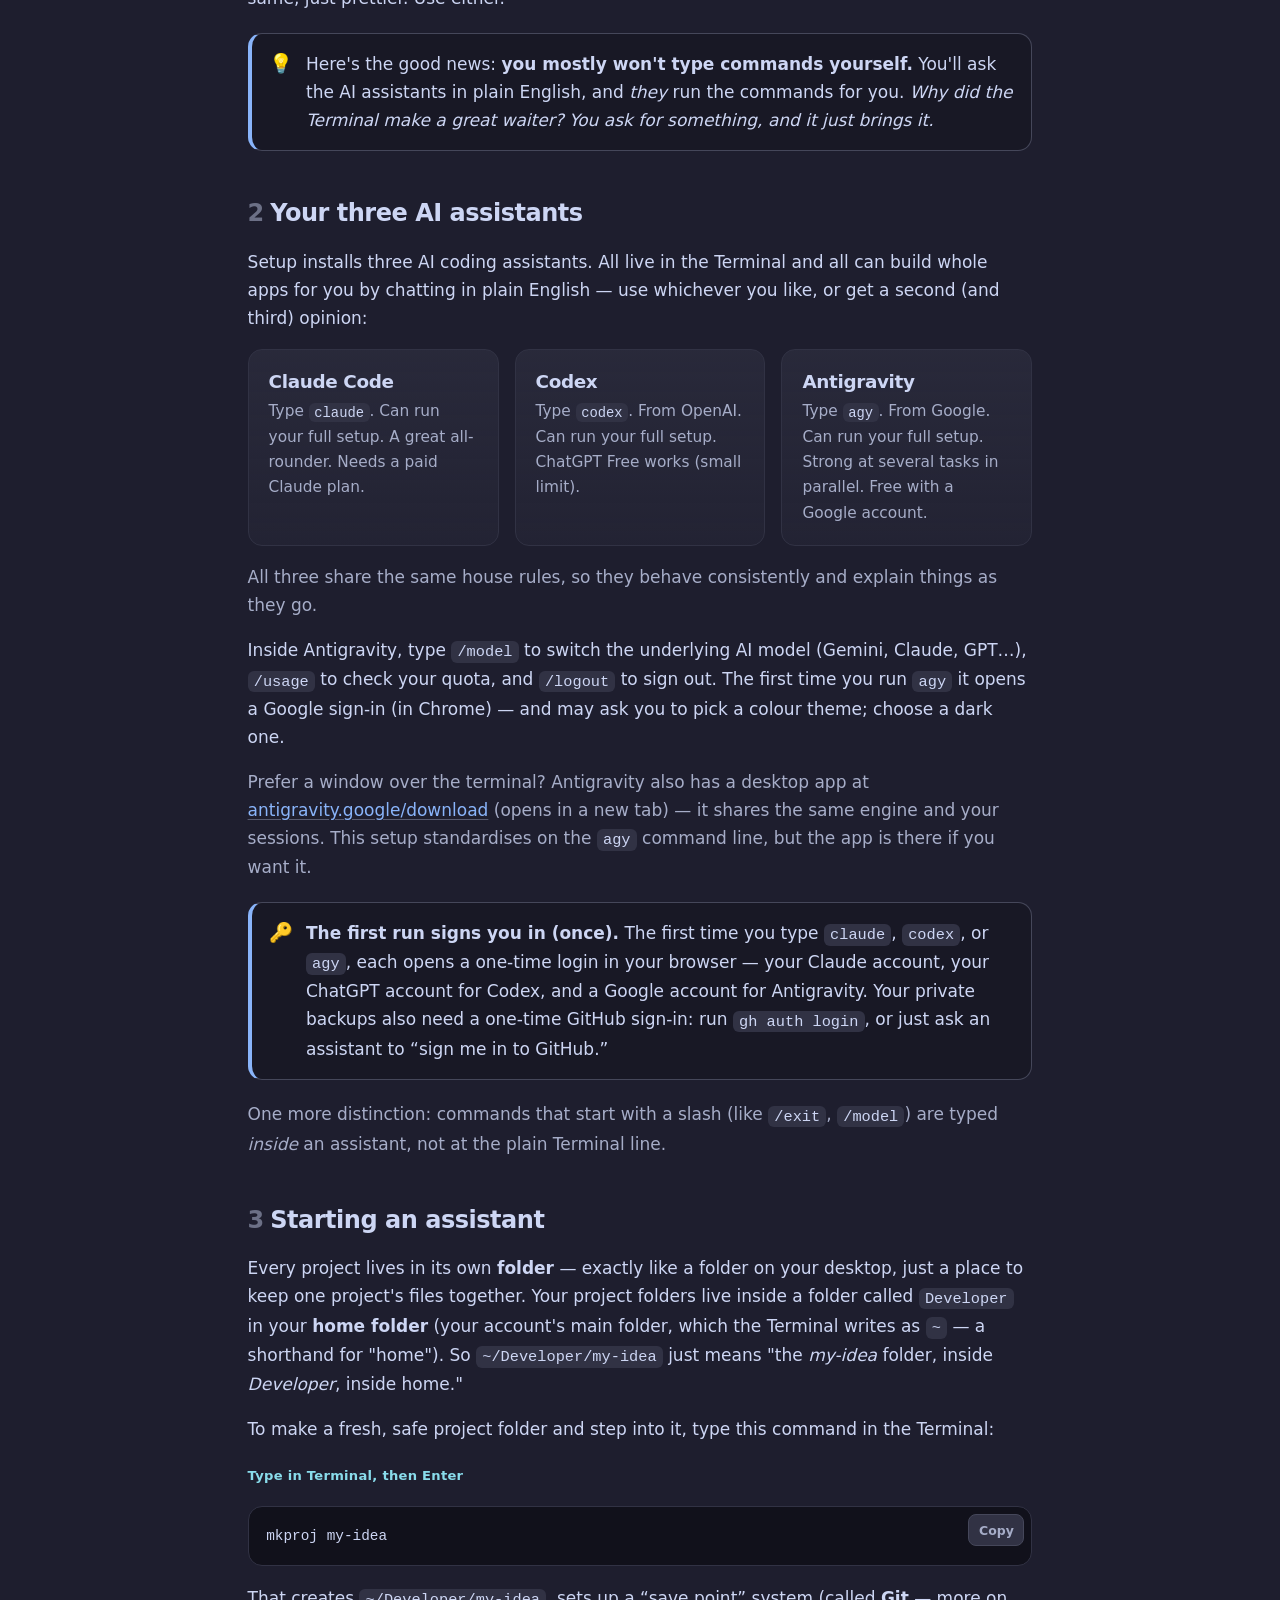
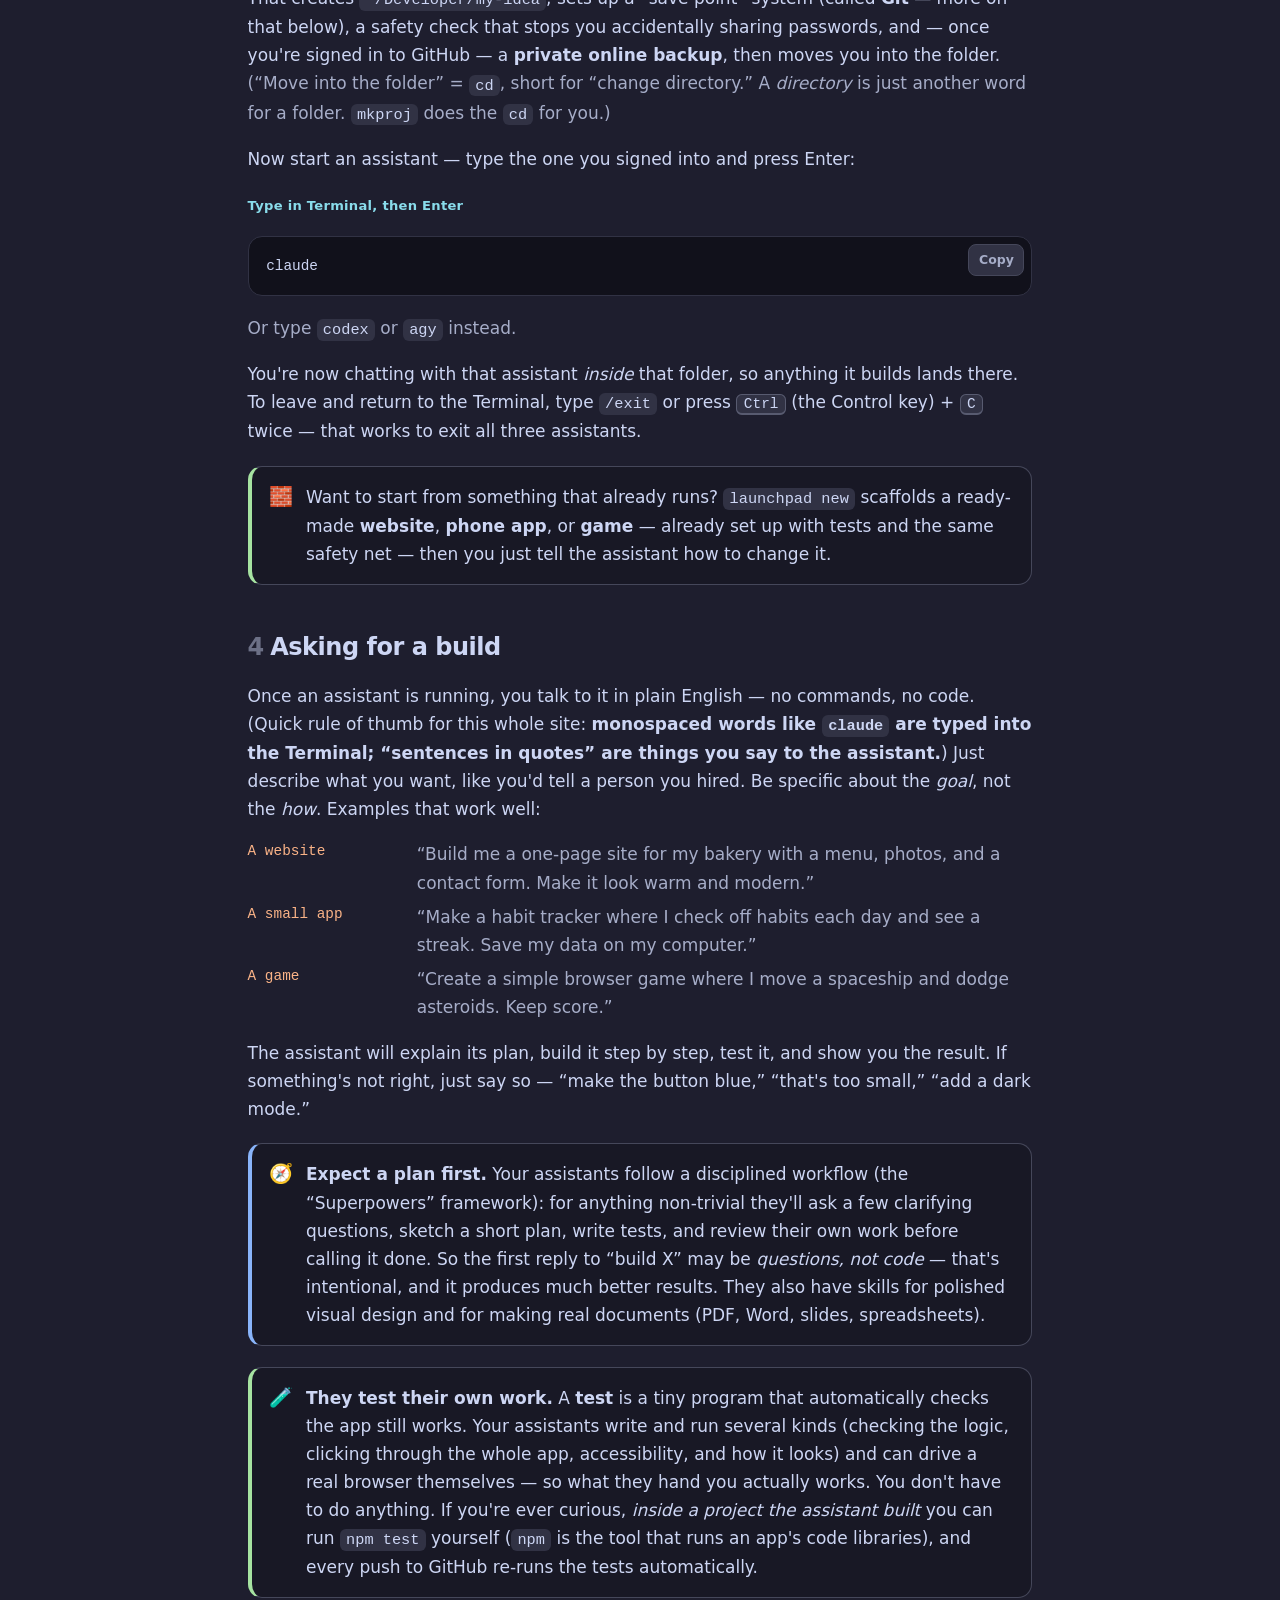
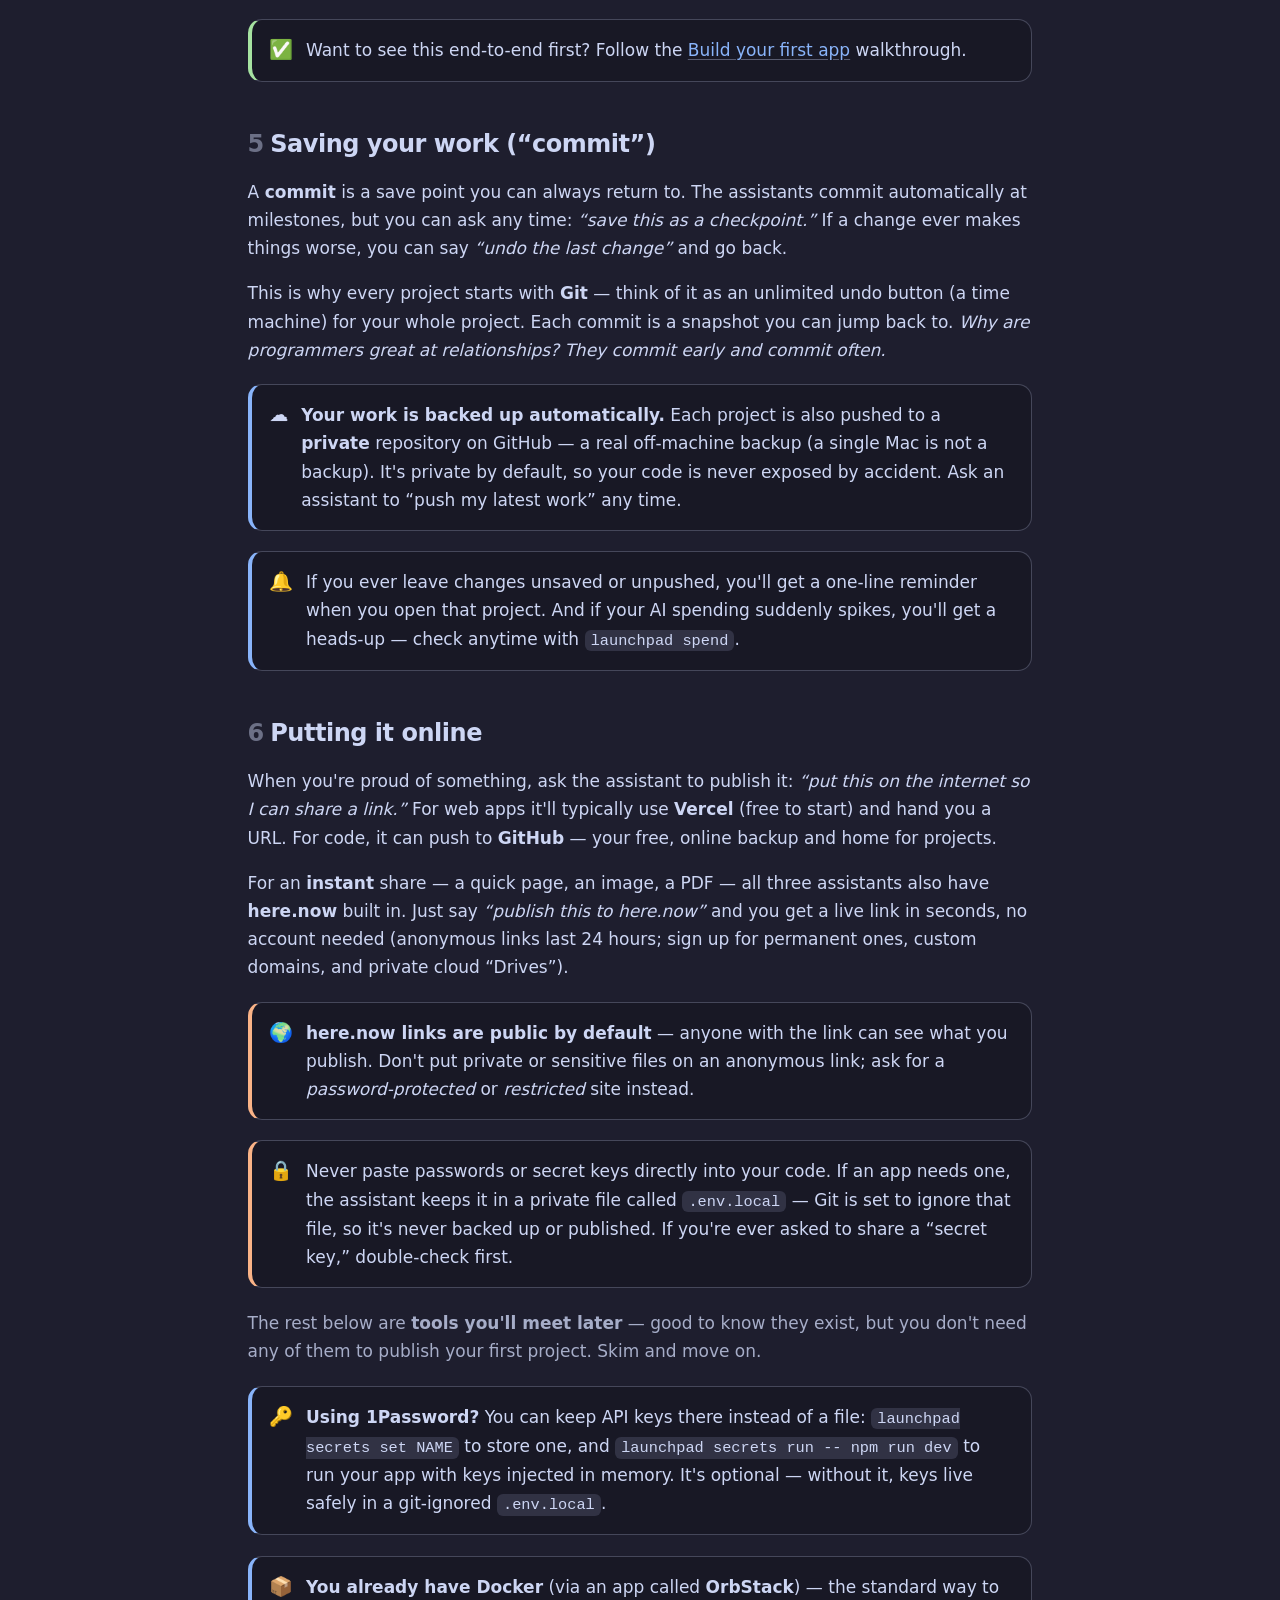
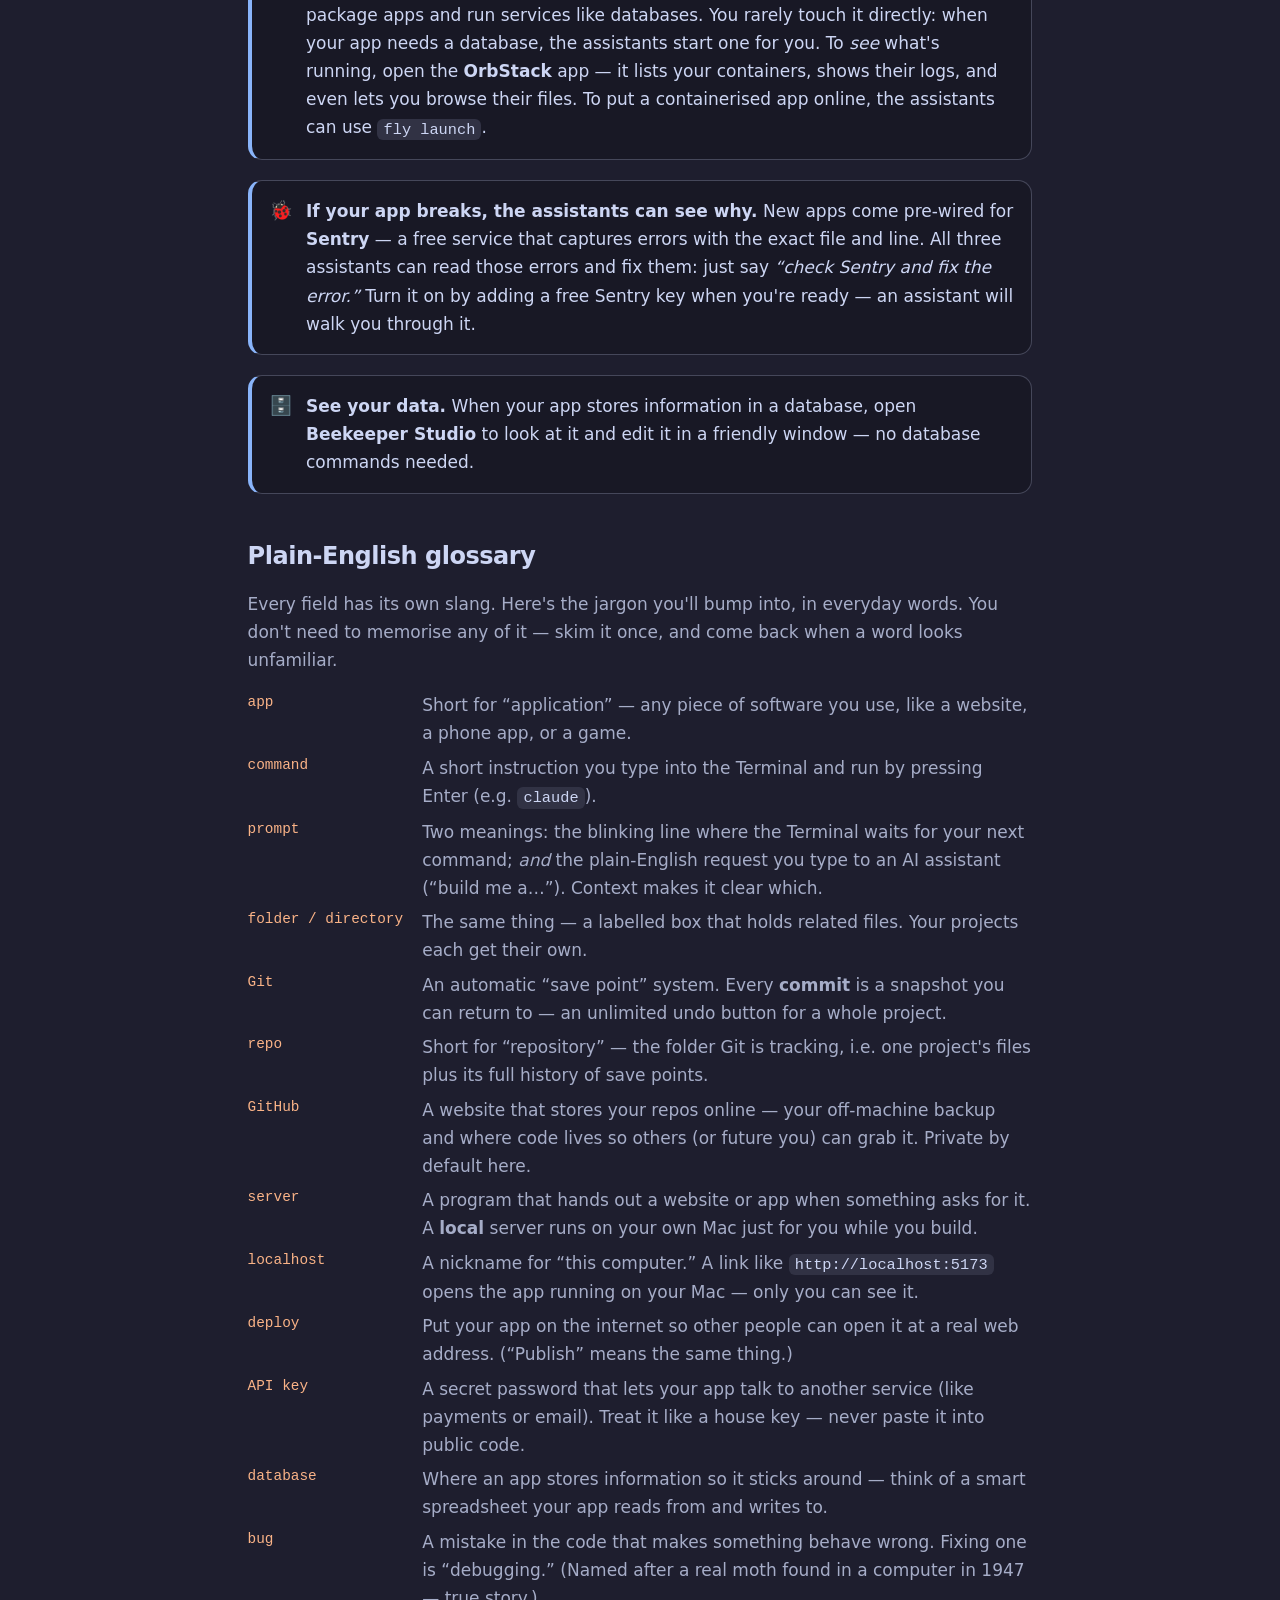
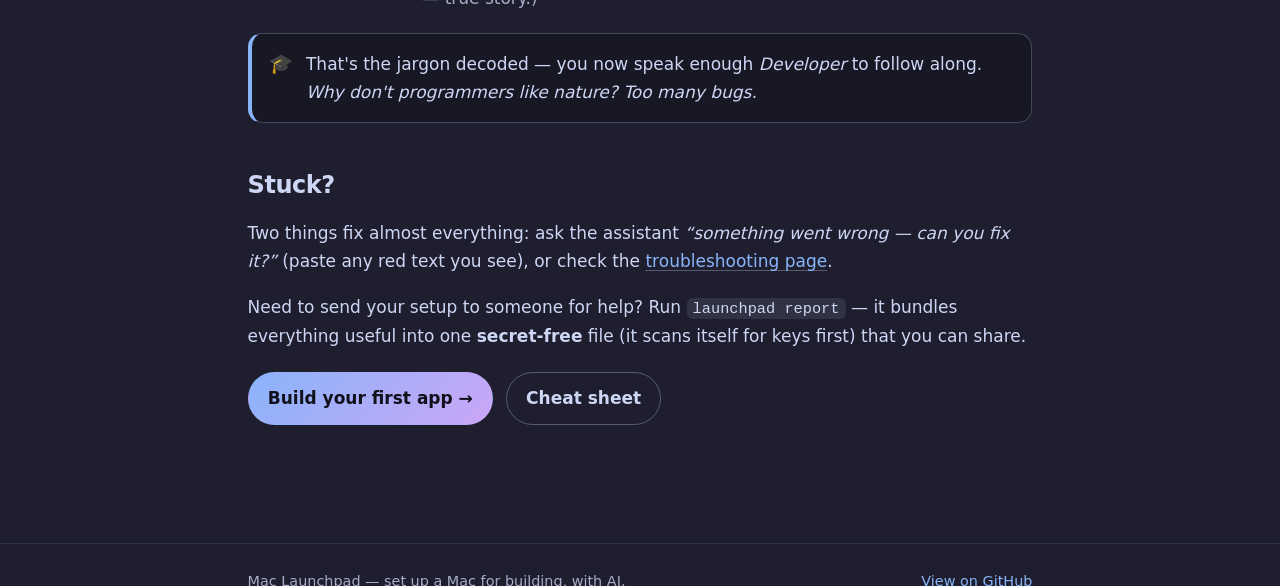
<file: docs/getting-started.html>
<!DOCTYPE html>
<html lang="en">
<head>
<meta charset="utf-8" />
<meta name="viewport" content="width=device-width, initial-scale=1" />
<title>Getting started — Mac Launchpad</title>
<meta name="description" content="A plain-English guide: what the terminal is, how to start Claude Code, Codex, or Antigravity, how to ask for a build, and how to save and publish your work." />
<meta name="color-scheme" content="dark" />
<meta name="theme-color" content="#1e1e2e" />
<link rel="stylesheet" href="assets/styles.css" />
</head>
<body>
<a class="skip" href="#main">Skip to content</a>
<header class="site-header">
  <nav class="nav" aria-label="Primary">
    <a class="brand" href="index.html"><span class="dot" aria-hidden="true"></span> Mac Launchpad</a>
    <div class="nav-links">
      <a href="index.html">Home</a>
      <a href="getting-started.html" aria-current="page">Get started</a>
      <a href="cheatsheet.html">Cheat sheet</a>
      <a href="recipes.html">Recipes</a>
      <a href="first-app.html">First app</a>
      <a href="troubleshooting.html">Help</a>
    </div>
  </nav>
</header>

<main id="main">
  <h1>Getting started</h1>
  <p class="lede">No experience needed. This page explains, in plain English, everything you'll touch.</p>

  <div class="callout note"><div class="ico" aria-hidden="true">🪟</div><p><strong>On a Windows PC?</strong> Everything here applies, but the keys and commands shown are Mac-flavoured. Read “Terminal” as <strong>PowerShell</strong> and <kbd>⌘</kbd> as <kbd>Ctrl</kbd> — and use <a href="windows.html">Launchpad for Windows</a> for the setup itself.</p></div>

  <div class="callout note"><div class="ico" aria-hidden="true">🚦</div><p>This guide picks up <strong>after Mac Launchpad setup has finished installing.</strong> If a command ever says <code>command not found</code>, setup may not be complete — open the <a href="troubleshooting.html">Help page</a>, or ask an assistant to “run the doctor check.”</p></div>

  <section>
    <h2><span class="num">1</span>What is the “Terminal”?</h2>
    <p>The Terminal is a plain text window where you type a <strong>command</strong> (an instruction for the computer), press Enter, and the Mac does it. That's it. To open it: press <kbd>⌘</kbd> (the <strong>Command</strong> key, just left of the spacebar) + <kbd>Space</kbd> — that opens <strong>Spotlight</strong>, the Mac's search box — then type <strong>Terminal</strong> and press Enter.</p>
    <p class="muted"><strong>One convention for these guides:</strong> a monospaced word like <code>claude</code> is something you <em>type into the Terminal</em>; a “sentence in quotes” is something you <em>say to an AI assistant</em>. Hit a word you don't know? There's a <a href="#glossary">plain-English glossary</a> at the bottom of this page.</p>
    <p>When the Terminal is ready for you, it shows a <strong>prompt</strong> — a short line (often ending in a <code>%</code>) with a blinking cursor. That's just the computer saying "your turn — type something." You can't break anything by looking at it; the Terminal only does what you actually type and Enter.</p>
    <figure class="shot">
      <img src="assets/img/terminal-paste.png" width="860" height="360" loading="lazy" alt="A macOS Terminal window showing a 'Last login' line and the prompt 'kenallred@MacBook-Air ~ %' with a command typed after it." />
      <figcaption>This is the <strong>Terminal</strong> — a plain window with a prompt (the line ending in <code>~ %</code>) waiting for your command.</figcaption>
    </figure>
    <div class="callout warn"><div class="ico" aria-hidden="true">⚠️</div><p>Watch out for one thing: if you paste a command and something <em>explains it back to you</em> or offers to “inspect it,” you've landed in macOS's <strong>“Compose” / Writing Tools</strong> pop-up (Apple Intelligence) or an AI chatbot — <em>not</em> the Terminal. The real Terminal never talks back; it just runs what you type. Close the pop-up and paste into the Terminal window instead.</p></div>
    <p>You'll also have a nicer-looking terminal called <strong>Alacritty</strong> after setup — it works exactly the same, just prettier. Use either.</p>
    <div class="callout note"><div class="ico" aria-hidden="true">💡</div><p>Here's the good news: <strong>you mostly won't type commands yourself.</strong> You'll ask the AI assistants in plain English, and <em>they</em> run the commands for you. <em>Why did the Terminal make a great waiter? You ask for something, and it just brings it.</em></p></div>
  </section>

  <section>
    <h2><span class="num">2</span>Your three AI assistants</h2>
    <p>Setup installs three AI coding assistants. All live in the Terminal and all can build whole apps for you by chatting in plain English — use whichever you like, or get a second (and third) opinion:</p>
    <div class="grid">
      <div class="card"><h3>Claude Code</h3><p>Type <code>claude</code>. Can run your full setup. A great all-rounder. Needs a paid Claude plan.</p></div>
      <div class="card"><h3>Codex</h3><p>Type <code>codex</code>. From OpenAI. Can run your full setup. ChatGPT Free works (small limit).</p></div>
      <div class="card"><h3>Antigravity</h3><p>Type <code>agy</code>. From Google. Can run your full setup. Strong at several tasks in parallel. Free with a Google account.</p></div>
    </div>
    <p class="muted">All three share the same house rules, so they behave consistently and explain things as they go.</p>
    <p>Inside Antigravity, type <code>/model</code> to switch the underlying AI model (Gemini, Claude, GPT…), <code>/usage</code> to check your quota, and <code>/logout</code> to sign out. The first time you run <code>agy</code> it opens a Google sign-in (in Chrome) — and may ask you to pick a colour theme; choose a dark one.</p>
    <p class="muted">Prefer a window over the terminal? Antigravity also has a desktop app at <a href="https://antigravity.google/download" target="_blank" rel="noopener noreferrer">antigravity.google/download</a> (opens in a new tab) — it shares the same engine and your sessions. This setup standardises on the <code>agy</code> command line, but the app is there if you want it.</p>
    <div class="callout note"><div class="ico" aria-hidden="true">🔑</div><p><strong>The first run signs you in (once).</strong> The first time you type <code>claude</code>, <code>codex</code>, or <code>agy</code>, each opens a one-time login in your browser — your Claude account, your ChatGPT account for Codex, and a Google account for Antigravity. Your private backups also need a one-time GitHub sign-in: run <code>gh auth login</code>, or just ask an assistant to “sign me in to GitHub.”</p></div>
    <p class="muted">One more distinction: commands that start with a slash (like <code>/exit</code>, <code>/model</code>) are typed <em>inside</em> an assistant, not at the plain Terminal line.</p>
  </section>

  <section>
    <h2><span class="num">3</span>Starting an assistant</h2>
    <p>Every project lives in its own <strong>folder</strong> — exactly like a folder on your desktop, just a place to keep one project's files together. Your project folders live inside a folder called <code>Developer</code> in your <strong>home folder</strong> (your account's main folder, which the Terminal writes as <code>~</code> — a shorthand for "home"). So <code>~/Developer/my-idea</code> just means "the <em>my-idea</em> folder, inside <em>Developer</em>, inside home."</p>
    <p>To make a fresh, safe project folder and step into it, type this command in the Terminal:</p>
    <span class="paste-where to-terminal">Type in Terminal, then Enter</span>
    <div class="codeblock"><pre><code>mkproj my-idea</code></pre></div>
    <p>That creates <code>~/Developer/my-idea</code>, sets up a “save point” system (called <strong>Git</strong> — more on that below), a safety check that stops you accidentally sharing passwords, and — once you're signed in to GitHub — a <strong>private online backup</strong>, then moves you into the folder. <span class="muted">(“Move into the folder” = <code>cd</code>, short for “change directory.” A <em>directory</em> is just another word for a folder. <code>mkproj</code> does the <code>cd</code> for you.)</span></p>
    <p>Now start an assistant — type the one you signed into and press Enter:</p>
    <span class="paste-where to-terminal">Type in Terminal, then Enter</span>
    <div class="codeblock"><pre><code>claude</code></pre></div>
    <p class="muted">Or type <code>codex</code> or <code>agy</code> instead.</p>
    <p>You're now chatting with that assistant <em>inside</em> that folder, so anything it builds lands there. To leave and return to the Terminal, type <code>/exit</code> or press <kbd>Ctrl</kbd> (the Control key) + <kbd>C</kbd> twice — that works to exit all three assistants.</p>
    <div class="callout tip"><div class="ico" aria-hidden="true">🧱</div><p>Want to start from something that already runs? <code>launchpad new</code> scaffolds a ready-made <strong>website</strong>, <strong>phone app</strong>, or <strong>game</strong> — already set up with tests and the same safety net — then you just tell the assistant how to change it.</p></div>
  </section>

  <section>
    <h2><span class="num">4</span>Asking for a build</h2>
    <p>Once an assistant is running, you talk to it in plain English — no commands, no code. (Quick rule of thumb for this whole site: <strong>monospaced words like <code>claude</code> are typed into the Terminal; “sentences in quotes” are things you say to the assistant.</strong>) Just describe what you want, like you'd tell a person you hired. Be specific about the <em>goal</em>, not the <em>how</em>. Examples that work well:</p>
    <div class="kv">
      <dt>A website</dt><dd>“Build me a one-page site for my bakery with a menu, photos, and a contact form. Make it look warm and modern.”</dd>
      <dt>A small app</dt><dd>“Make a habit tracker where I check off habits each day and see a streak. Save my data on my computer.”</dd>
      <dt>A game</dt><dd>“Create a simple browser game where I move a spaceship and dodge asteroids. Keep score.”</dd>
    </div>
    <p>The assistant will explain its plan, build it step by step, test it, and show you the result. If something's not right, just say so — “make the button blue,” “that's too small,” “add a dark mode.”</p>
    <div class="callout note"><div class="ico" aria-hidden="true">🧭</div><p><strong>Expect a plan first.</strong> Your assistants follow a disciplined workflow (the “Superpowers” framework): for anything non-trivial they'll ask a few clarifying questions, sketch a short plan, write tests, and review their own work before calling it done. So the first reply to “build X” may be <em>questions, not code</em> — that's intentional, and it produces much better results. They also have skills for polished visual design and for making real documents (PDF, Word, slides, spreadsheets).</p></div>
    <div class="callout tip"><div class="ico" aria-hidden="true">🧪</div><p><strong>They test their own work.</strong> A <strong>test</strong> is a tiny program that automatically checks the app still works. Your assistants write and run several kinds (checking the logic, clicking through the whole app, accessibility, and how it looks) and can drive a real browser themselves — so what they hand you actually works. You don't have to do anything. If you're ever curious, <em>inside a project the assistant built</em> you can run <code>npm test</code> yourself (<code>npm</code> is the tool that runs an app's code libraries), and every push to GitHub re-runs the tests automatically.</p></div>
    <div class="callout tip"><div class="ico" aria-hidden="true">✅</div><p>Want to see this end-to-end first? Follow the <a href="first-app.html">Build your first app</a> walkthrough.</p></div>
  </section>

  <section>
    <h2><span class="num">5</span>Saving your work (“commit”)</h2>
    <p>A <strong>commit</strong> is a save point you can always return to. The assistants commit automatically at milestones, but you can ask any time: <em>“save this as a checkpoint.”</em> If a change ever makes things worse, you can say <em>“undo the last change”</em> and go back.</p>
    <p>This is why every project starts with <strong>Git</strong> — think of it as an unlimited undo button (a time machine) for your whole project. Each commit is a snapshot you can jump back to. <em>Why are programmers great at relationships? They commit early and commit often.</em></p>
    <div class="callout note"><div class="ico" aria-hidden="true">☁️</div><p><strong>Your work is backed up automatically.</strong> Each project is also pushed to a <strong>private</strong> repository on GitHub — a real off-machine backup (a single Mac is not a backup). It's private by default, so your code is never exposed by accident. Ask an assistant to “push my latest work” any time.</p></div>
    <div class="callout note"><div class="ico" aria-hidden="true">🔔</div><p>If you ever leave changes unsaved or unpushed, you'll get a one-line reminder when you open that project. And if your AI spending suddenly spikes, you'll get a heads-up — check anytime with <code>launchpad spend</code>.</p></div>
  </section>

  <section>
    <h2><span class="num">6</span>Putting it online</h2>
    <p>When you're proud of something, ask the assistant to publish it: <em>“put this on the internet so I can share a link.”</em> For web apps it'll typically use <strong>Vercel</strong> (free to start) and hand you a URL. For code, it can push to <strong>GitHub</strong> — your free, online backup and home for projects.</p>
    <p>For an <strong>instant</strong> share — a quick page, an image, a PDF — all three assistants also have <strong>here.now</strong> built in. Just say <em>“publish this to here.now”</em> and you get a live link in seconds, no account needed (anonymous links last 24 hours; sign up for permanent ones, custom domains, and private cloud “Drives”).</p>
    <div class="callout warn"><div class="ico" aria-hidden="true">🌍</div><p><strong>here.now links are public by default</strong> — anyone with the link can see what you publish. Don't put private or sensitive files on an anonymous link; ask for a <em>password-protected</em> or <em>restricted</em> site instead.</p></div>
    <div class="callout warn"><div class="ico" aria-hidden="true">🔒</div><p>Never paste passwords or secret keys directly into your code. If an app needs one, the assistant keeps it in a private file called <code>.env.local</code> — Git is set to ignore that file, so it's never backed up or published. If you're ever asked to share a “secret key,” double-check first.</p></div>
    <p class="muted">The rest below are <strong>tools you'll meet later</strong> — good to know they exist, but you don't need any of them to publish your first project. Skim and move on.</p>
    <div class="callout note"><div class="ico" aria-hidden="true">🔑</div><p><strong>Using 1Password?</strong> You can keep API keys there instead of a file: <code>launchpad secrets set NAME</code> to store one, and <code>launchpad secrets run -- npm run dev</code> to run your app with keys injected in memory. It's optional — without it, keys live safely in a git-ignored <code>.env.local</code>.</p></div>
    <div class="callout note"><div class="ico" aria-hidden="true">📦</div><p><strong>You already have Docker</strong> (via an app called <strong>OrbStack</strong>) — the standard way to package apps and run services like databases. You rarely touch it directly: when your app needs a database, the assistants start one for you. To <em>see</em> what's running, open the <strong>OrbStack</strong> app — it lists your containers, shows their logs, and even lets you browse their files. To put a containerised app online, the assistants can use <code>fly launch</code>.</p></div>
    <div class="callout note"><div class="ico" aria-hidden="true">🐞</div><p><strong>If your app breaks, the assistants can see why.</strong> New apps come pre-wired for <strong>Sentry</strong> — a free service that captures errors with the exact file and line. All three assistants can read those errors and fix them: just say <em>“check Sentry and fix the error.”</em> Turn it on by adding a free Sentry key when you're ready — an assistant will walk you through it.</p></div>
    <div class="callout note"><div class="ico" aria-hidden="true">🗄️</div><p><strong>See your data.</strong> When your app stores information in a database, open <strong>Beekeeper Studio</strong> to look at it and edit it in a friendly window — no database commands needed.</p></div>
  </section>

  <section>
    <h2 id="glossary" style="scroll-margin-top:5rem">Plain-English glossary</h2>
    <p class="muted">Every field has its own slang. Here's the jargon you'll bump into, in everyday words. You don't need to memorise any of it — skim it once, and come back when a word looks unfamiliar.</p>
    <div class="kv">
      <dt>app</dt><dd>Short for “application” — any piece of software you use, like a website, a phone app, or a game.</dd>
      <dt>command</dt><dd>A short instruction you type into the Terminal and run by pressing Enter (e.g. <code>claude</code>).</dd>
      <dt>prompt</dt><dd>Two meanings: the blinking line where the Terminal waits for your next command; <em>and</em> the plain-English request you type to an AI assistant (“build me a…”). Context makes it clear which.</dd>
      <dt>folder / directory</dt><dd>The same thing — a labelled box that holds related files. Your projects each get their own.</dd>
      <dt>Git</dt><dd>An automatic “save point” system. Every <strong>commit</strong> is a snapshot you can return to — an unlimited undo button for a whole project.</dd>
      <dt>repo</dt><dd>Short for “repository” — the folder Git is tracking, i.e. one project's files plus its full history of save points.</dd>
      <dt>GitHub</dt><dd>A website that stores your repos online — your off-machine backup and where code lives so others (or future you) can grab it. Private by default here.</dd>
      <dt>server</dt><dd>A program that hands out a website or app when something asks for it. A <strong>local</strong> server runs on your own Mac just for you while you build.</dd>
      <dt>localhost</dt><dd>A nickname for “this computer.” A link like <code>http://localhost:5173</code> opens the app running on your Mac — only you can see it.</dd>
      <dt>deploy</dt><dd>Put your app on the internet so other people can open it at a real web address. (“Publish” means the same thing.)</dd>
      <dt>API key</dt><dd>A secret password that lets your app talk to another service (like payments or email). Treat it like a house key — never paste it into public code.</dd>
      <dt>database</dt><dd>Where an app stores information so it sticks around — think of a smart spreadsheet your app reads from and writes to.</dd>
      <dt>bug</dt><dd>A mistake in the code that makes something behave wrong. Fixing one is “debugging.” (Named after a real moth found in a computer in 1947 — true story.)</dd>
    </div>
    <div class="callout note"><div class="ico" aria-hidden="true">🎓</div><p>That's the jargon decoded — you now speak enough <em>Developer</em> to follow along. <em>Why don't programmers like nature? Too many bugs.</em></p></div>
  </section>

  <section>
    <h2>Stuck?</h2>
    <p>Two things fix almost everything: ask the assistant <em>“something went wrong — can you fix it?”</em> (paste any red text you see), or check the <a href="troubleshooting.html">troubleshooting page</a>.</p>
    <p>Need to send your setup to someone for help? Run <code>launchpad report</code> — it bundles everything useful into one <strong>secret-free</strong> file (it scans itself for keys first) that you can share.</p>
    <div class="btn-row">
      <a class="btn primary" href="first-app.html">Build your first app →</a>
      <a class="btn ghost" href="cheatsheet.html">Cheat sheet</a>
    </div>
  </section>
</main>

<footer class="site-footer">
  <nav class="nav" aria-label="Footer">
    <span class="muted">Mac Launchpad — set up a Mac for building, with AI.</span>
    <span style="margin-left:auto"><a href="https://github.com/zigrivers/mac-launchpad" target="_blank" rel="noopener noreferrer">View on GitHub</a></span>
  </nav>
</footer>
<script src="assets/copy.js"></script>
</body>
</html>
</file>
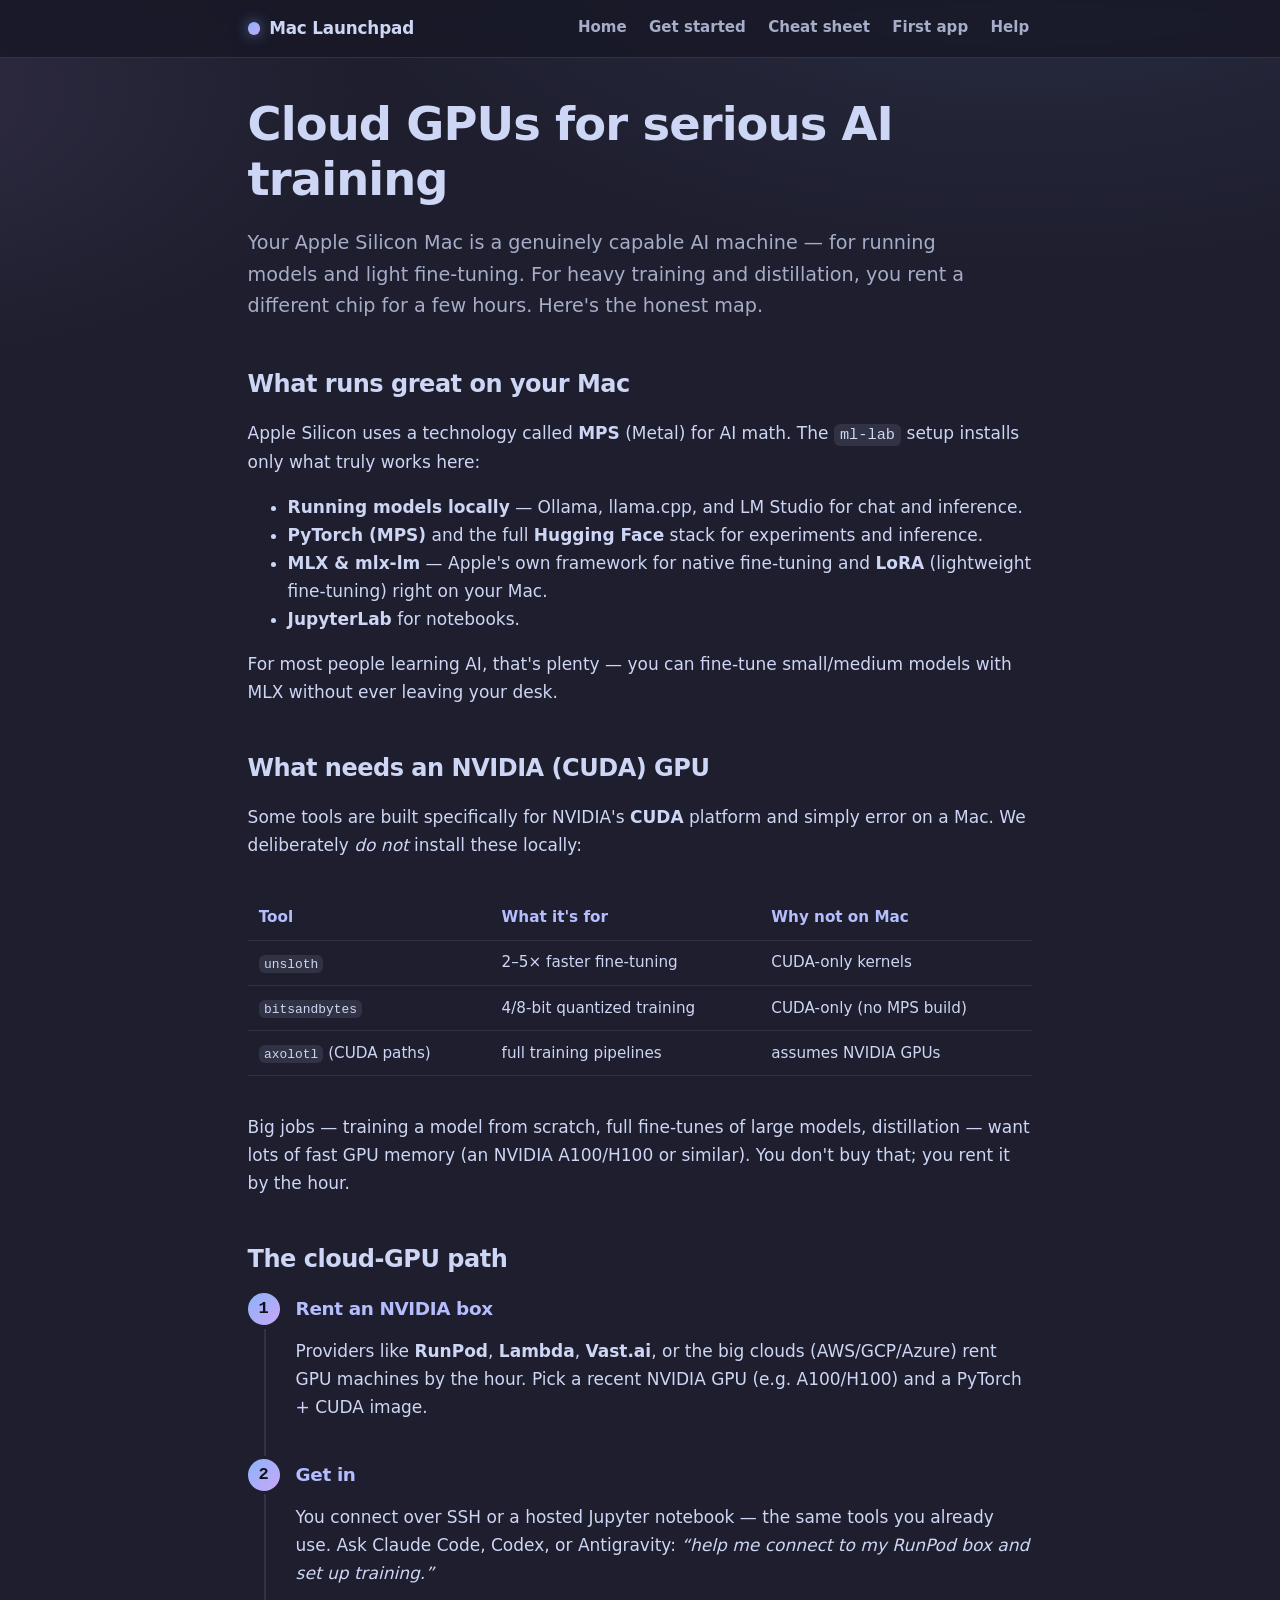
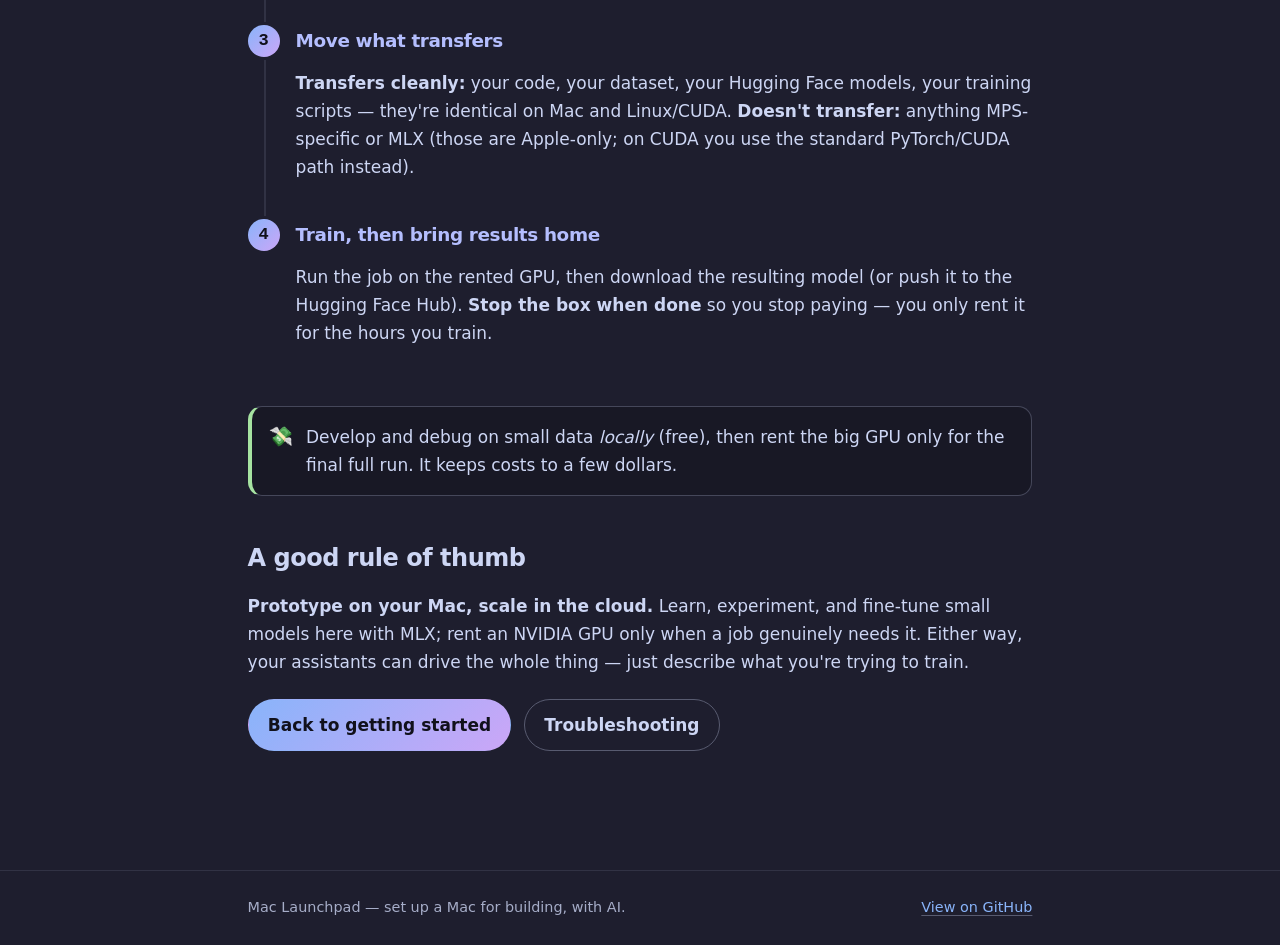
<file: docs/ml-cloud-gpu.html>
<!DOCTYPE html>
<html lang="en">
<head>
<meta charset="utf-8" />
<meta name="viewport" content="width=device-width, initial-scale=1" />
<title>Cloud GPUs for serious AI training — Mac Launchpad</title>
<meta name="description" content="What runs on your Apple Silicon Mac vs. what needs an NVIDIA (CUDA) GPU, and how to rent a cloud GPU box when you outgrow your Mac." />
<meta name="color-scheme" content="dark" />
<link rel="stylesheet" href="assets/styles.css" />
</head>
<body>
<a class="skip" href="#main">Skip to content</a>
<header class="site-header">
  <nav class="nav" aria-label="Primary">
    <a class="brand" href="index.html"><span class="dot" aria-hidden="true"></span> Mac Launchpad</a>
    <div class="nav-links">
      <a href="index.html">Home</a>
      <a href="getting-started.html">Get started</a>
      <a href="cheatsheet.html">Cheat sheet</a>
      <a href="first-app.html">First app</a>
      <a href="troubleshooting.html">Help</a>
    </div>
  </nav>
</header>

<main id="main">
  <h1>Cloud GPUs for serious AI training</h1>
  <p class="lede">Your Apple Silicon Mac is a genuinely capable AI machine — for running models and light fine-tuning. For heavy training and distillation, you rent a different chip for a few hours. Here's the honest map.</p>

  <section>
    <h2>What runs great on your Mac</h2>
    <p>Apple Silicon uses a technology called <strong>MPS</strong> (Metal) for AI math. The <code>ml-lab</code> setup installs only what truly works here:</p>
    <ul>
      <li><strong>Running models locally</strong> — Ollama, llama.cpp, and LM Studio for chat and inference.</li>
      <li><strong>PyTorch (MPS)</strong> and the full <strong>Hugging Face</strong> stack for experiments and inference.</li>
      <li><strong>MLX &amp; mlx-lm</strong> — Apple's own framework for native fine-tuning and <strong>LoRA</strong> (lightweight fine-tuning) right on your Mac.</li>
      <li><strong>JupyterLab</strong> for notebooks.</li>
    </ul>
    <p>For most people learning AI, that's plenty — you can fine-tune small/medium models with MLX without ever leaving your desk.</p>
  </section>

  <section>
    <h2>What needs an NVIDIA (CUDA) GPU</h2>
    <p>Some tools are built specifically for NVIDIA's <strong>CUDA</strong> platform and simply error on a Mac. We deliberately <em>do not</em> install these locally:</p>
    <div class="table-wrap">
    <table>
      <thead><tr><th>Tool</th><th>What it's for</th><th>Why not on Mac</th></tr></thead>
      <tbody>
        <tr><td><code>unsloth</code></td><td>2–5× faster fine-tuning</td><td>CUDA-only kernels</td></tr>
        <tr><td><code>bitsandbytes</code></td><td>4/8-bit quantized training</td><td>CUDA-only (no MPS build)</td></tr>
        <tr><td><code>axolotl</code> (CUDA paths)</td><td>full training pipelines</td><td>assumes NVIDIA GPUs</td></tr>
      </tbody>
    </table>
    </div>
    <p>Big jobs — training a model from scratch, full fine-tunes of large models, distillation — want lots of fast GPU memory (an NVIDIA A100/H100 or similar). You don't buy that; you rent it by the hour.</p>
  </section>

  <section>
    <h2>The cloud-GPU path</h2>
    <ol class="steps">
      <li>
        <h3>Rent an NVIDIA box</h3>
        <p>Providers like <strong>RunPod</strong>, <strong>Lambda</strong>, <strong>Vast.ai</strong>, or the big clouds (AWS/GCP/Azure) rent GPU machines by the hour. Pick a recent NVIDIA GPU (e.g. A100/H100) and a PyTorch + CUDA image.</p>
      </li>
      <li>
        <h3>Get in</h3>
        <p>You connect over SSH or a hosted Jupyter notebook — the same tools you already use. Ask Claude Code, Codex, or Antigravity: <em>“help me connect to my RunPod box and set up training.”</em></p>
      </li>
      <li>
        <h3>Move what transfers</h3>
        <p><strong>Transfers cleanly:</strong> your code, your dataset, your Hugging Face models, your training scripts — they're identical on Mac and Linux/CUDA. <strong>Doesn't transfer:</strong> anything MPS-specific or MLX (those are Apple-only; on CUDA you use the standard PyTorch/CUDA path instead).</p>
      </li>
      <li>
        <h3>Train, then bring results home</h3>
        <p>Run the job on the rented GPU, then download the resulting model (or push it to the Hugging Face Hub). <strong>Stop the box when done</strong> so you stop paying — you only rent it for the hours you train.</p>
      </li>
    </ol>
    <div class="callout tip"><div class="ico" aria-hidden="true">💸</div><p>Develop and debug on small data <em>locally</em> (free), then rent the big GPU only for the final full run. It keeps costs to a few dollars.</p></div>
  </section>

  <section>
    <h2>A good rule of thumb</h2>
    <p><strong>Prototype on your Mac, scale in the cloud.</strong> Learn, experiment, and fine-tune small models here with MLX; rent an NVIDIA GPU only when a job genuinely needs it. Either way, your assistants can drive the whole thing — just describe what you're trying to train.</p>
    <div class="btn-row">
      <a class="btn primary" href="getting-started.html">Back to getting started</a>
      <a class="btn ghost" href="troubleshooting.html">Troubleshooting</a>
    </div>
  </section>
</main>

<footer class="site-footer">
  <nav class="nav" aria-label="Footer">
    <span class="muted">Mac Launchpad — set up a Mac for building, with AI.</span>
    <span style="margin-left:auto"><a href="https://github.com/zigrivers/mac-launchpad">View on GitHub</a></span>
  </nav>
</footer>
<script src="assets/copy.js"></script>
</body>
</html>
</file>
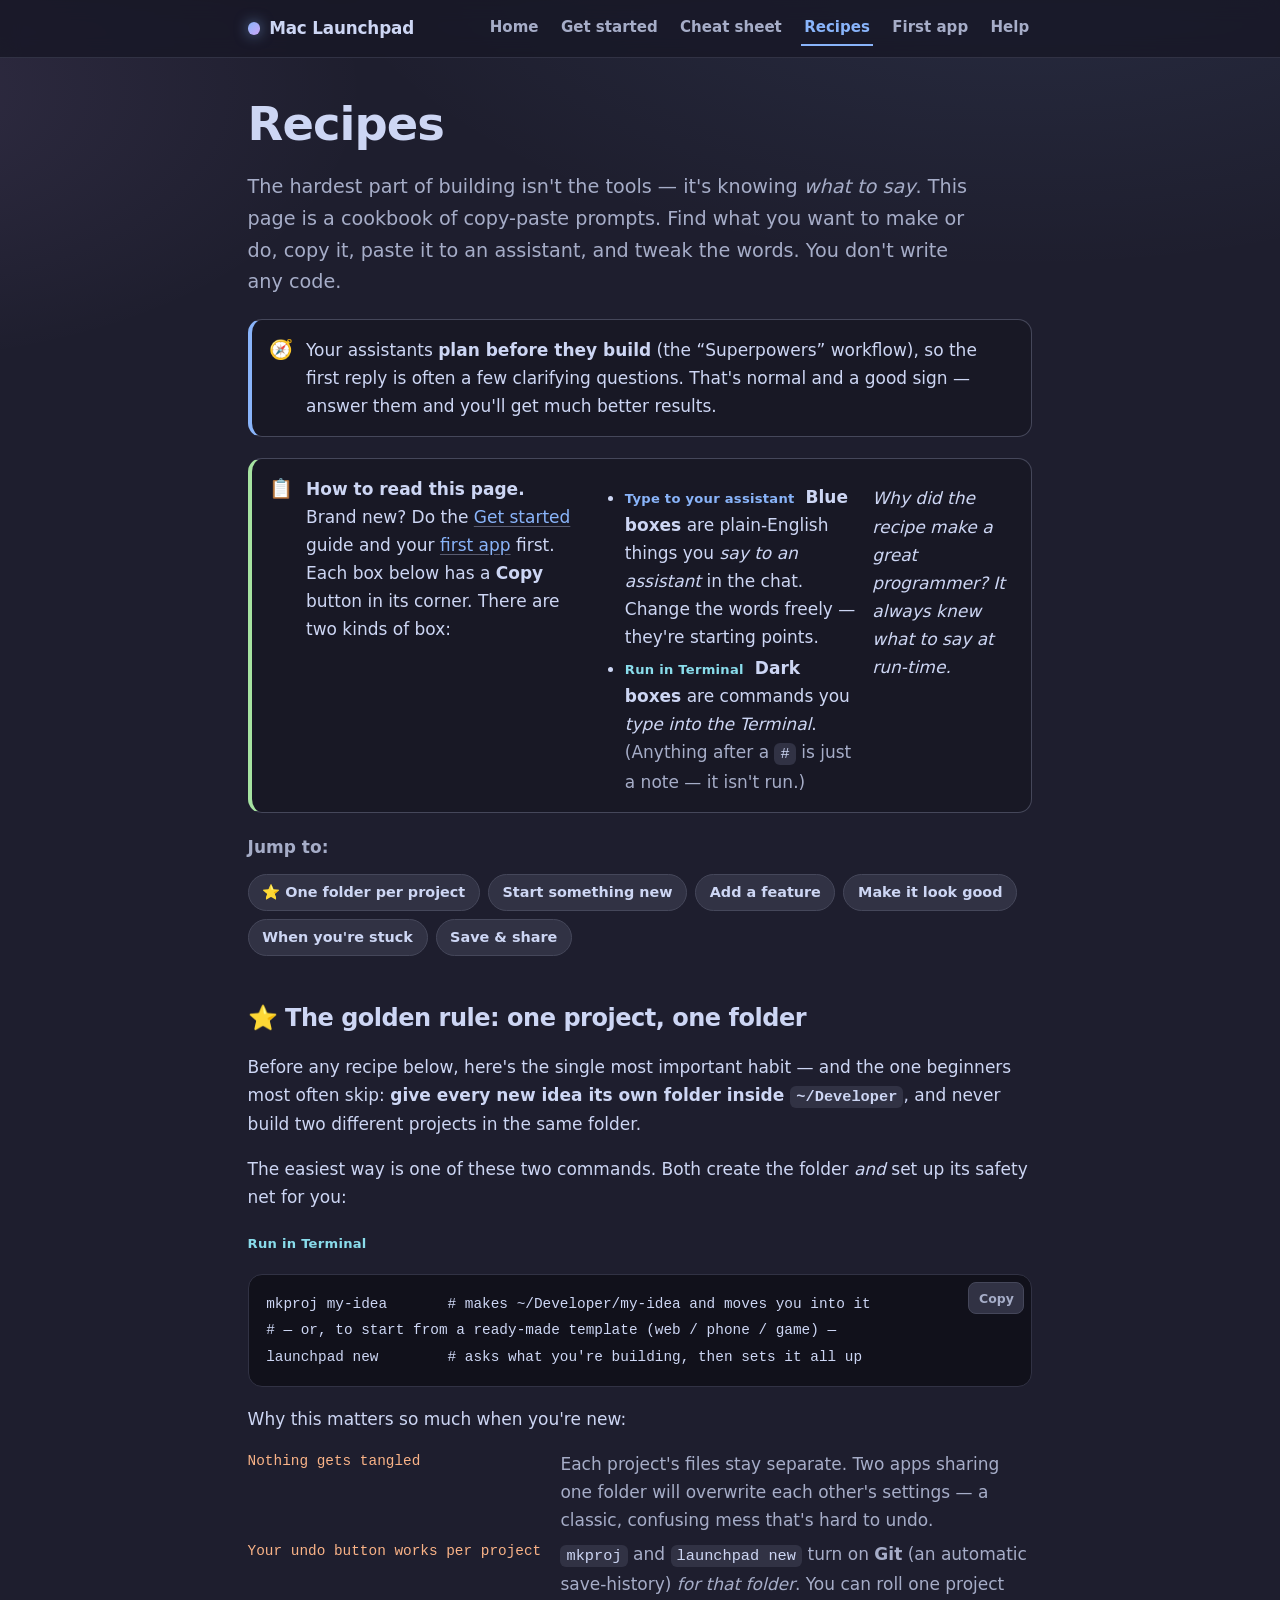
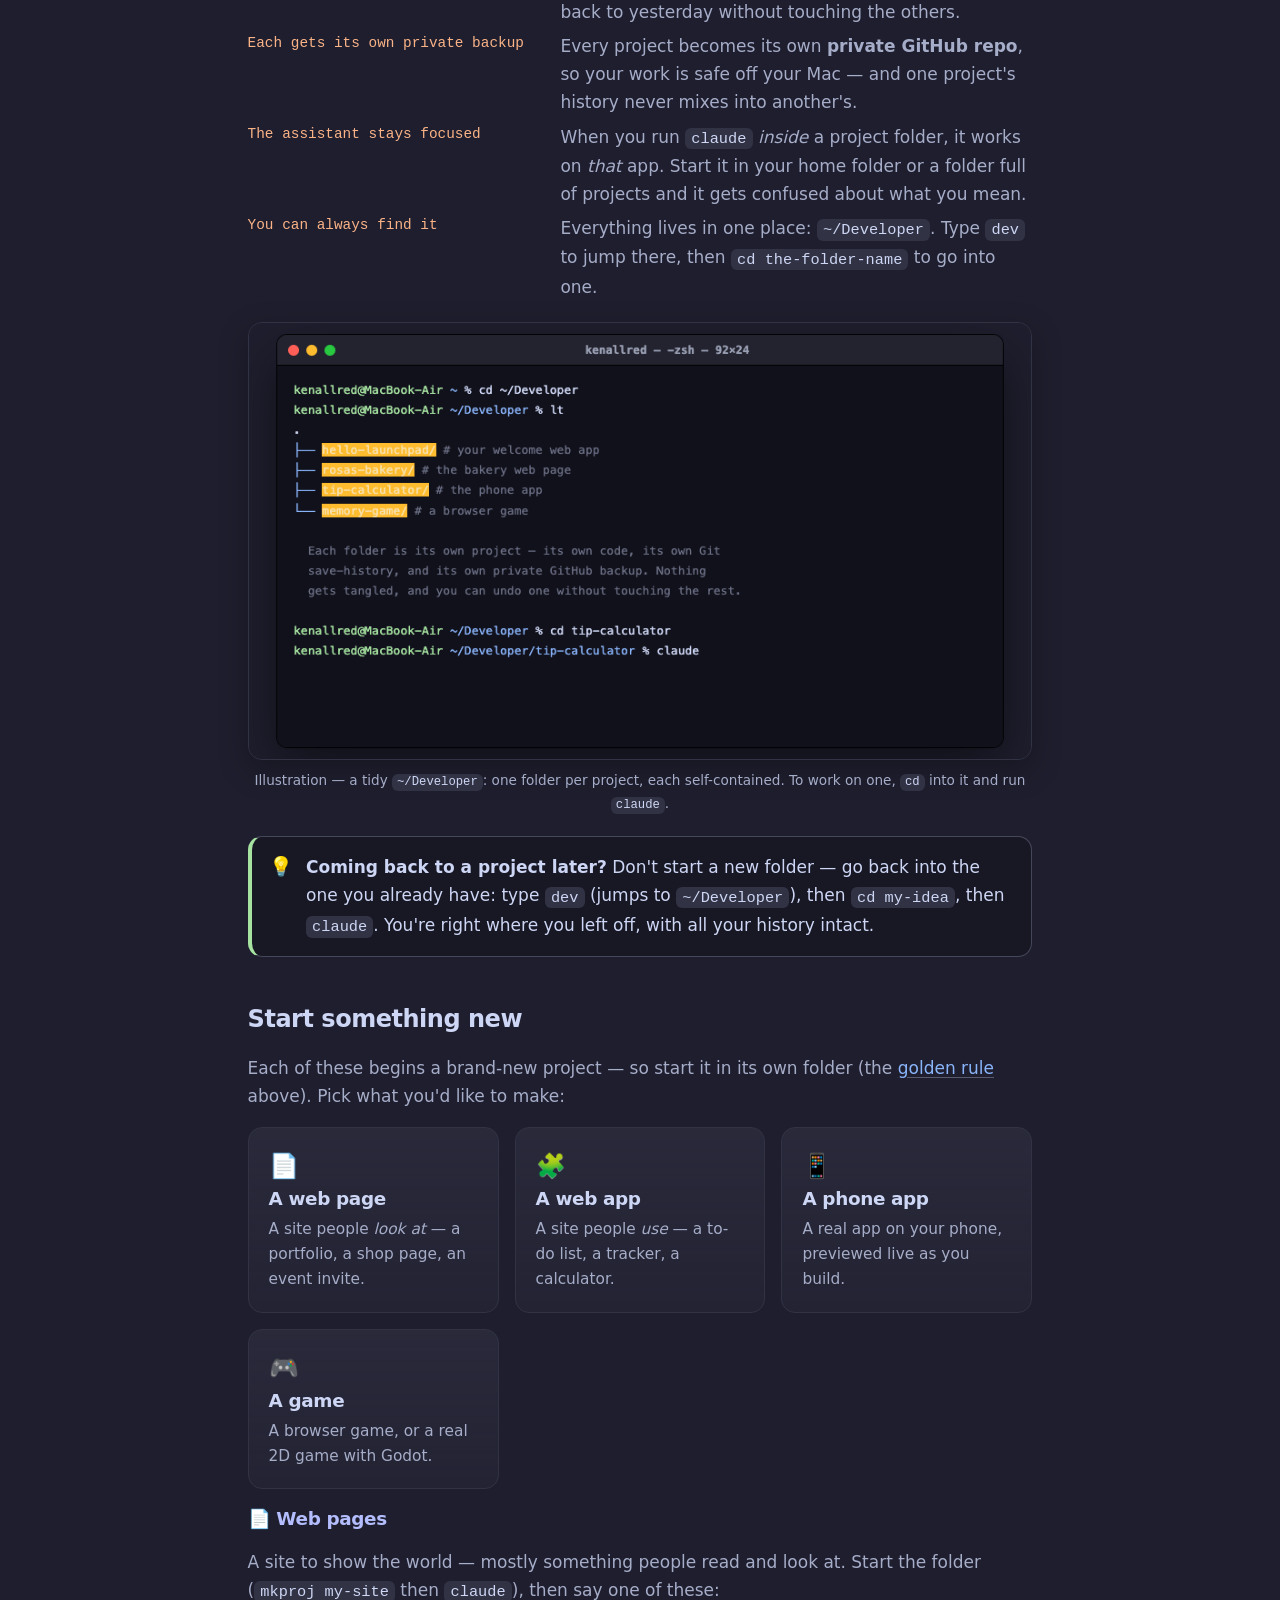
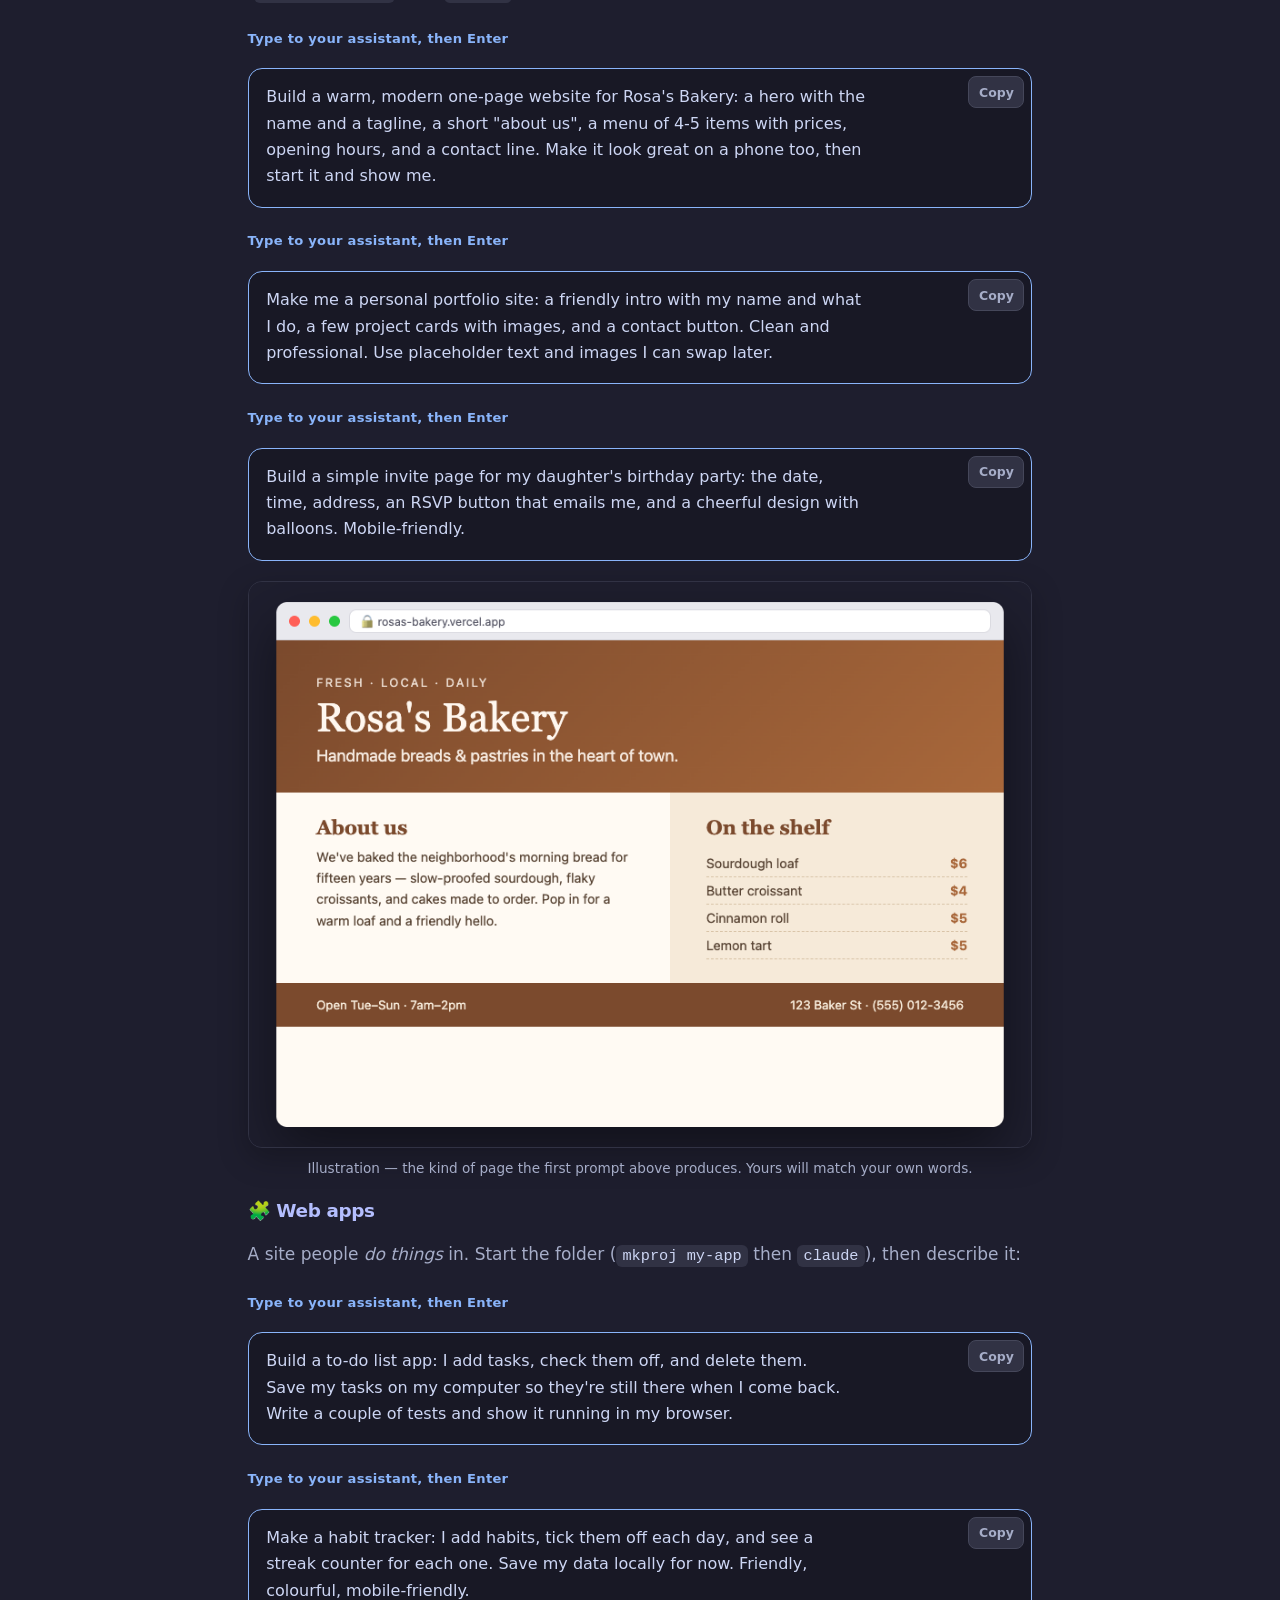
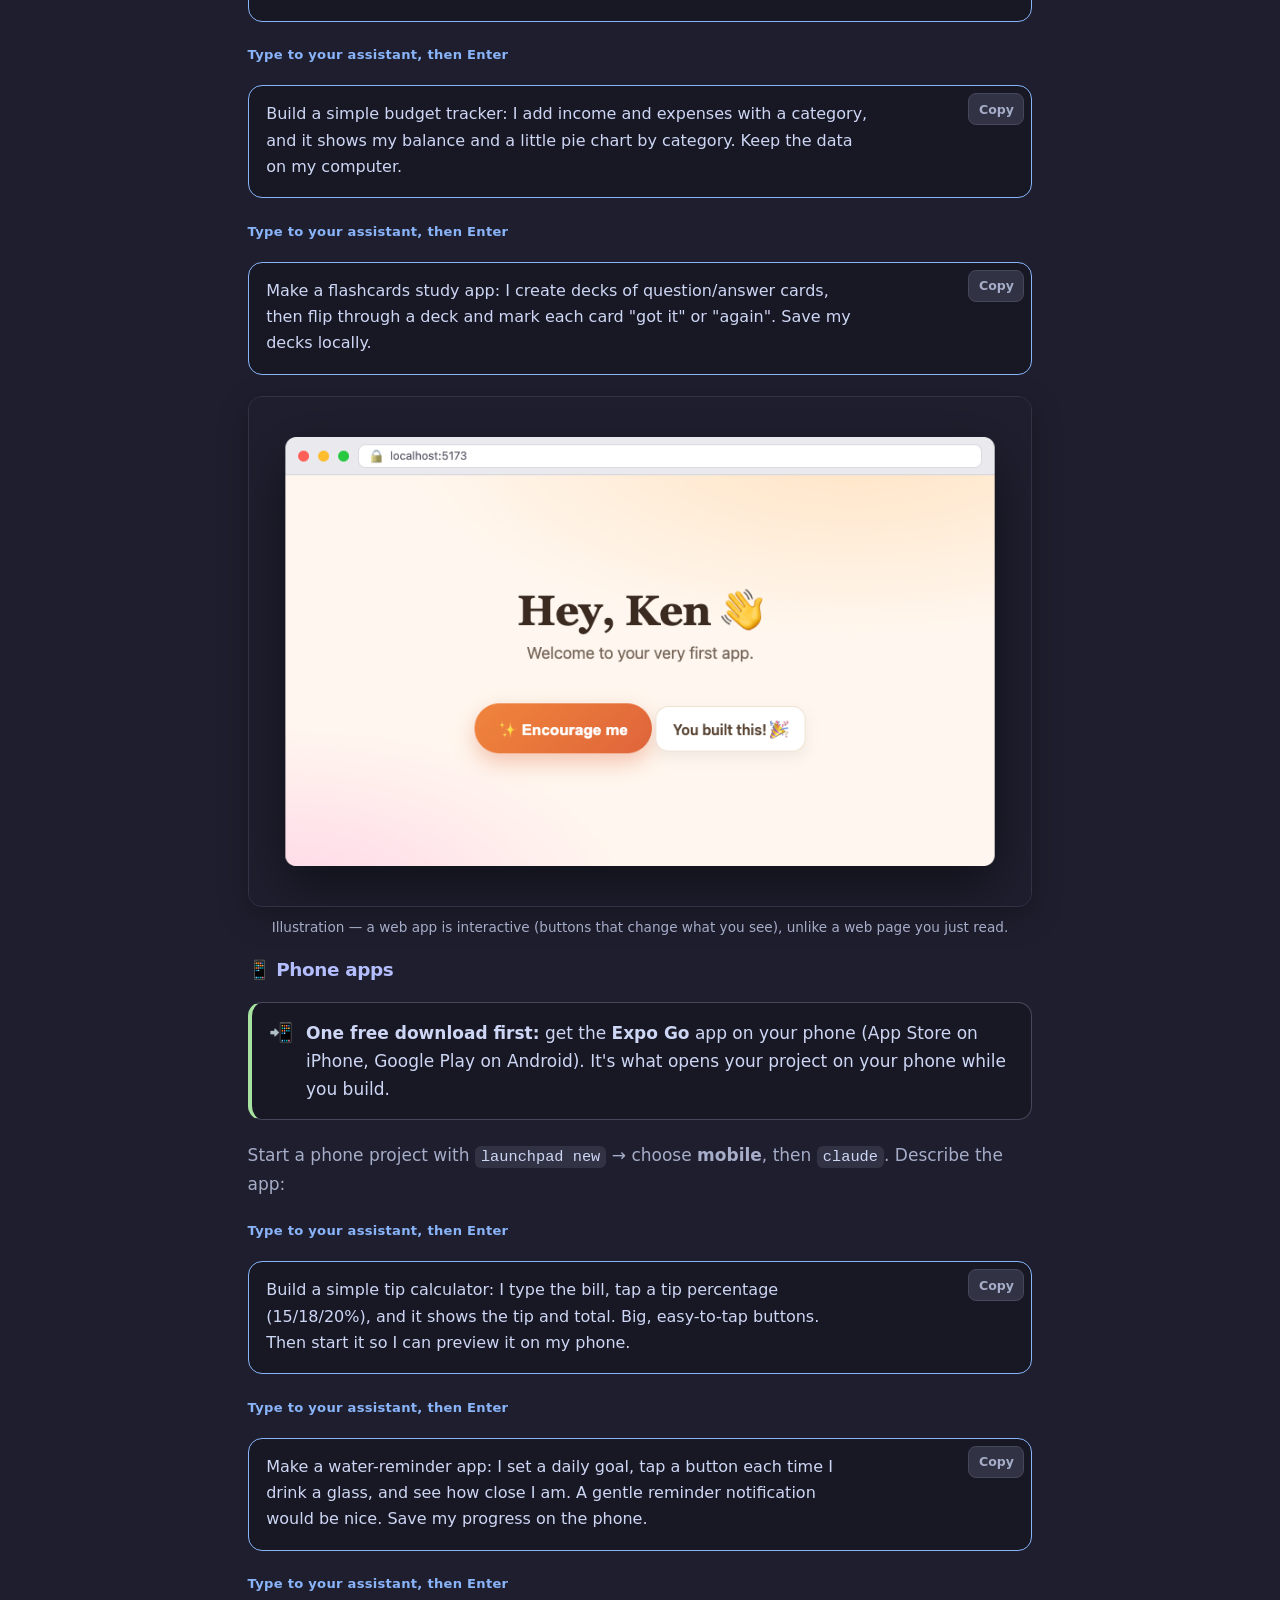
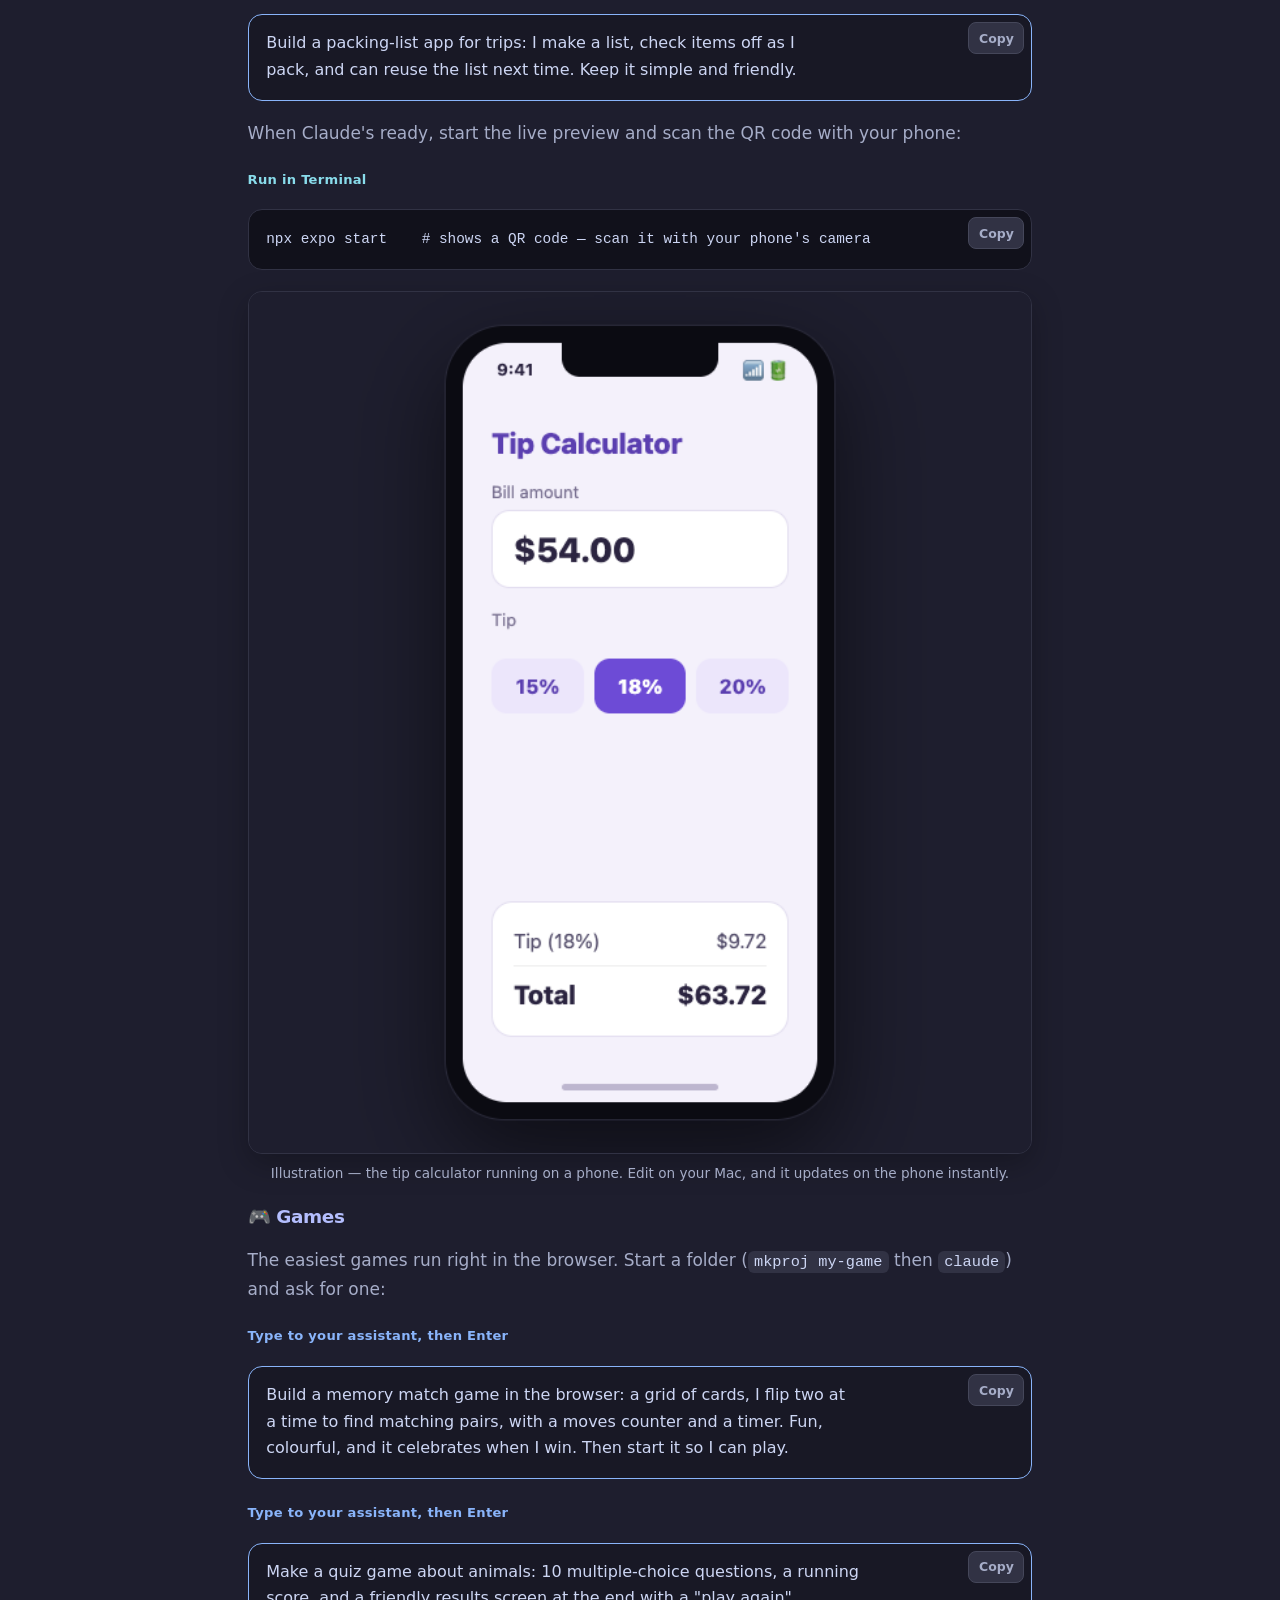
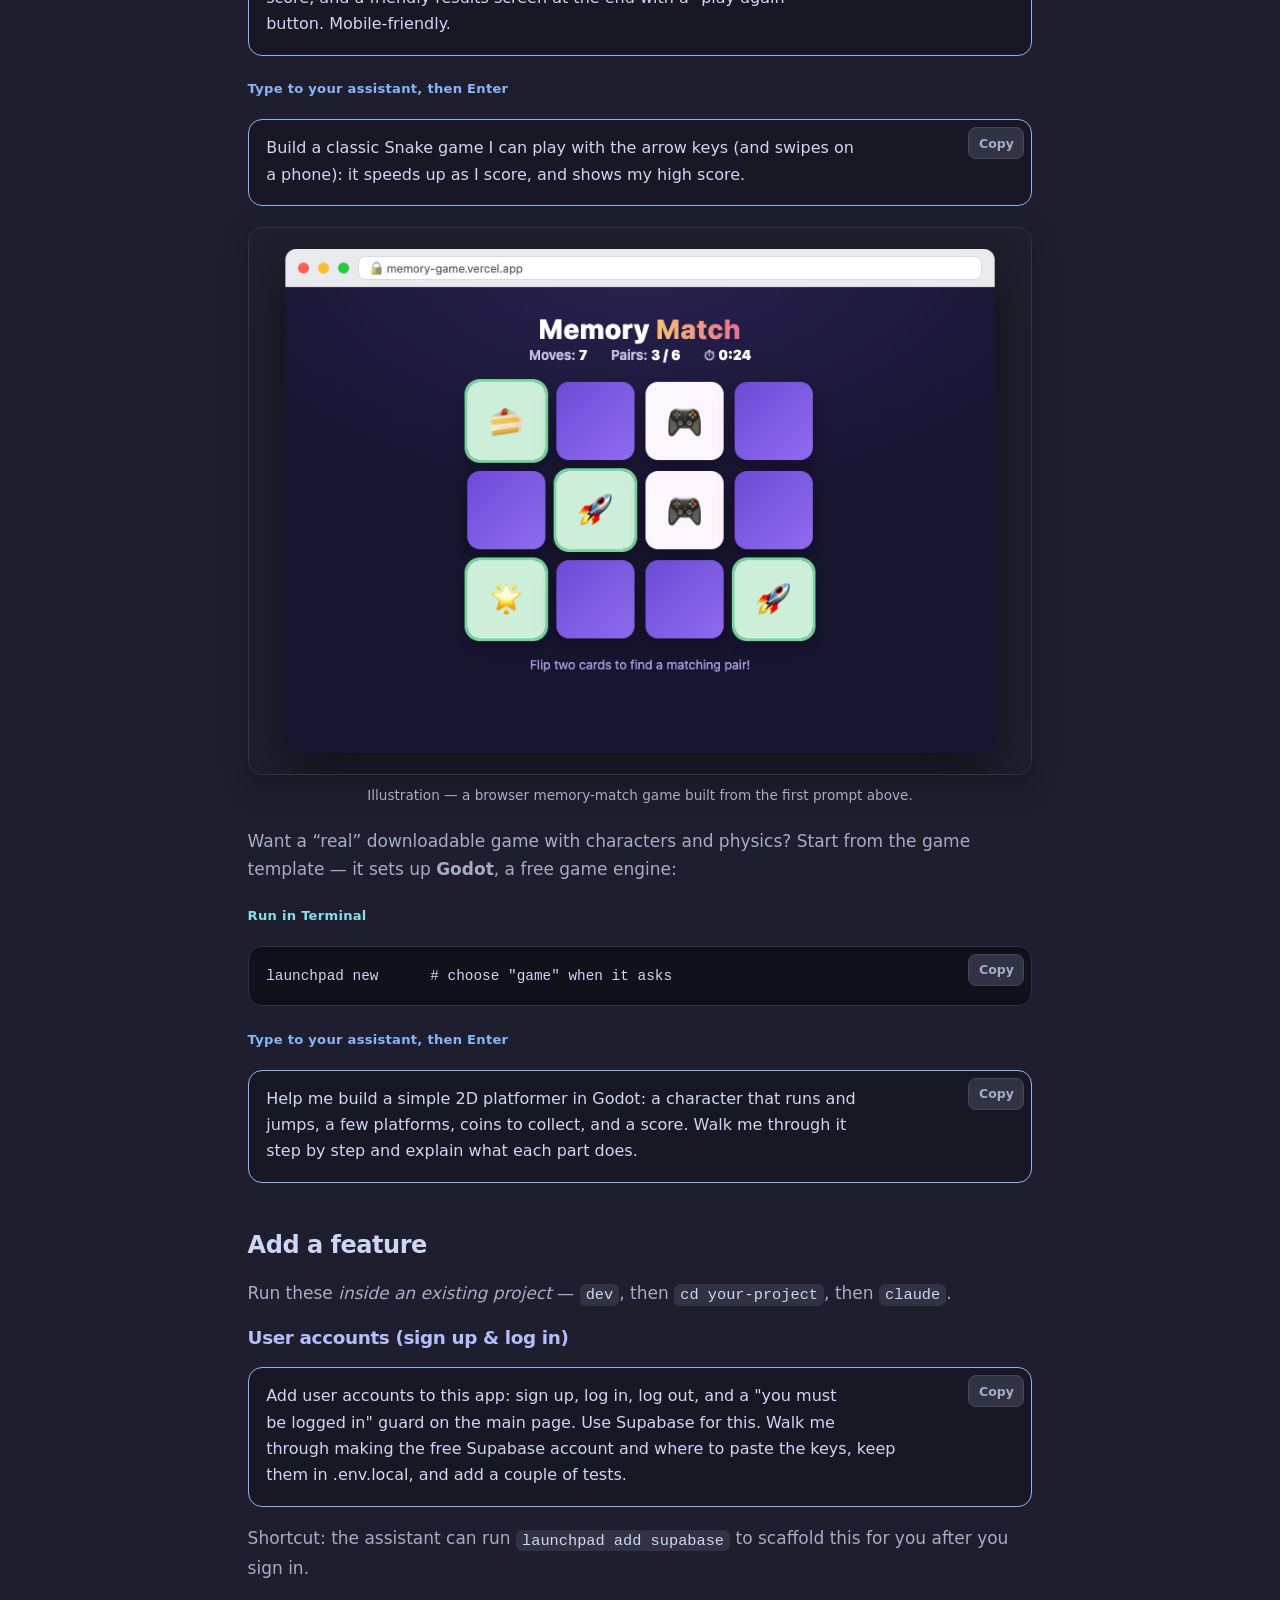
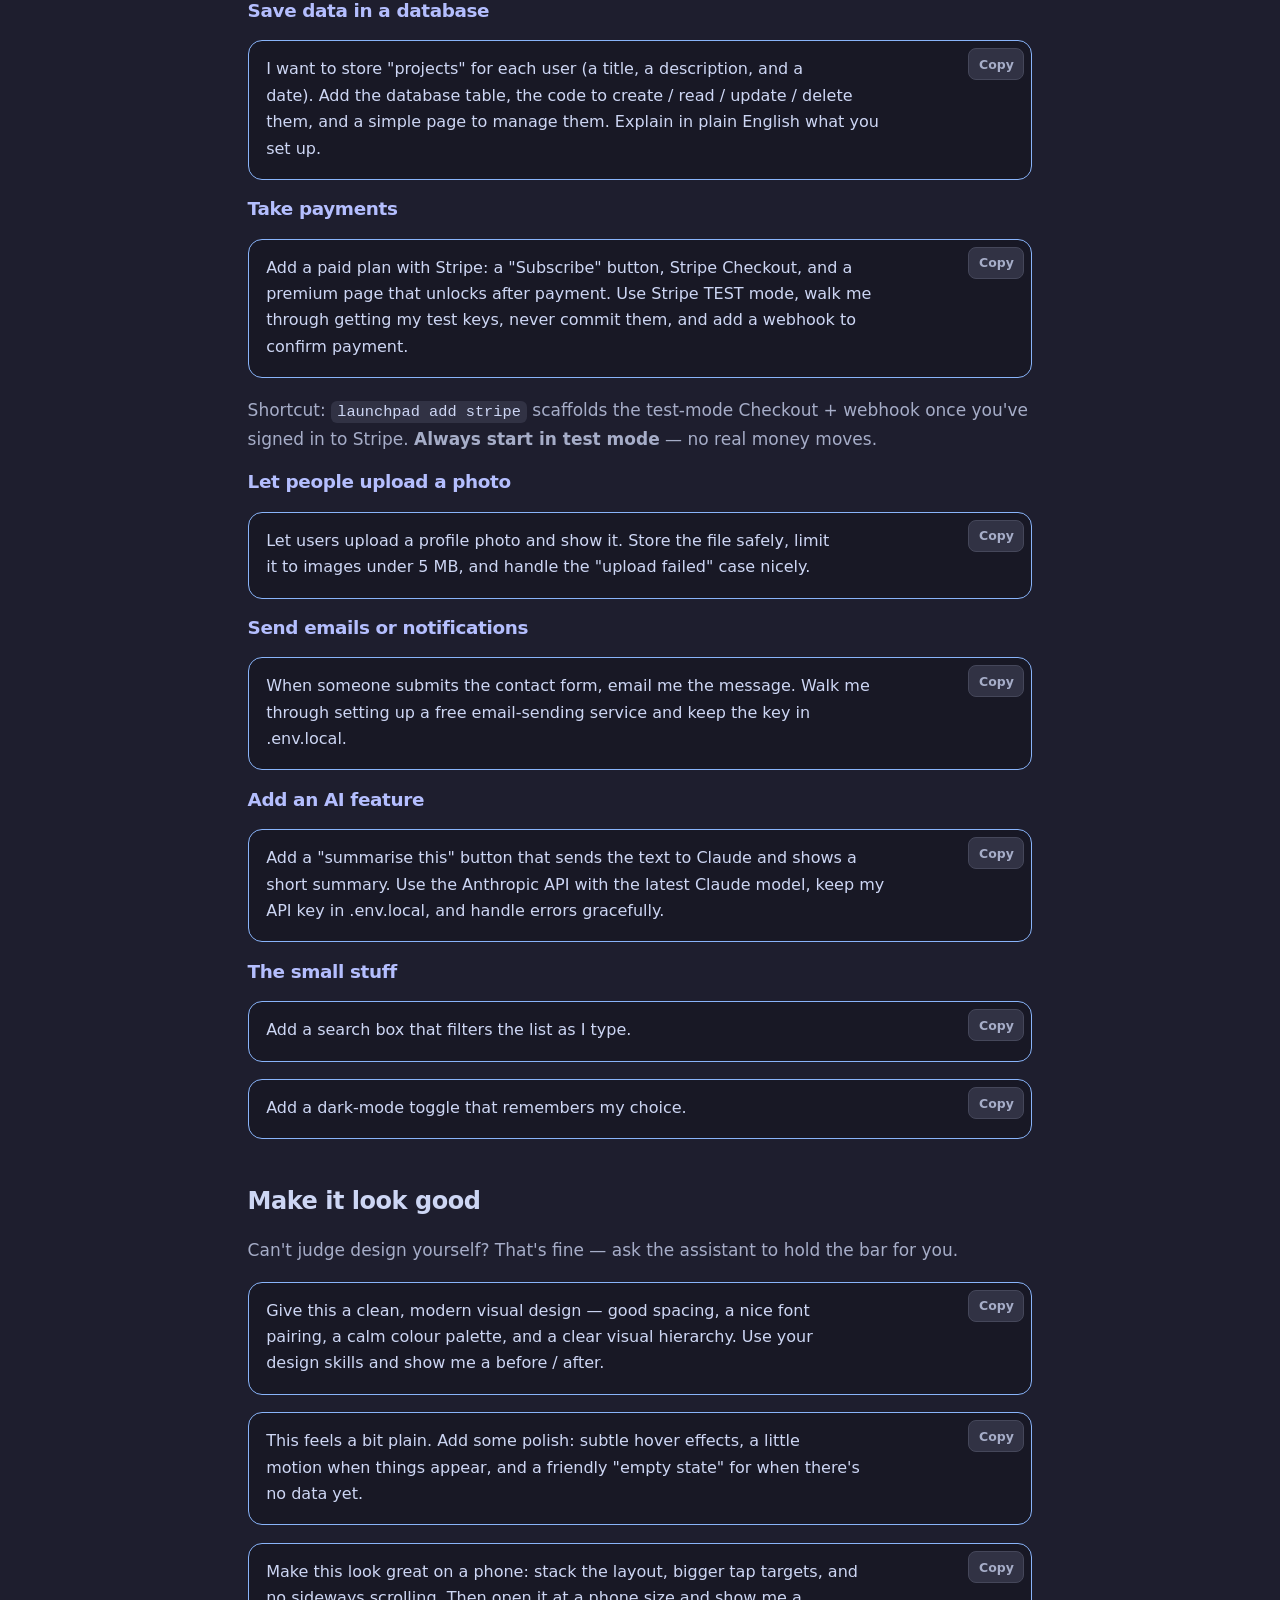
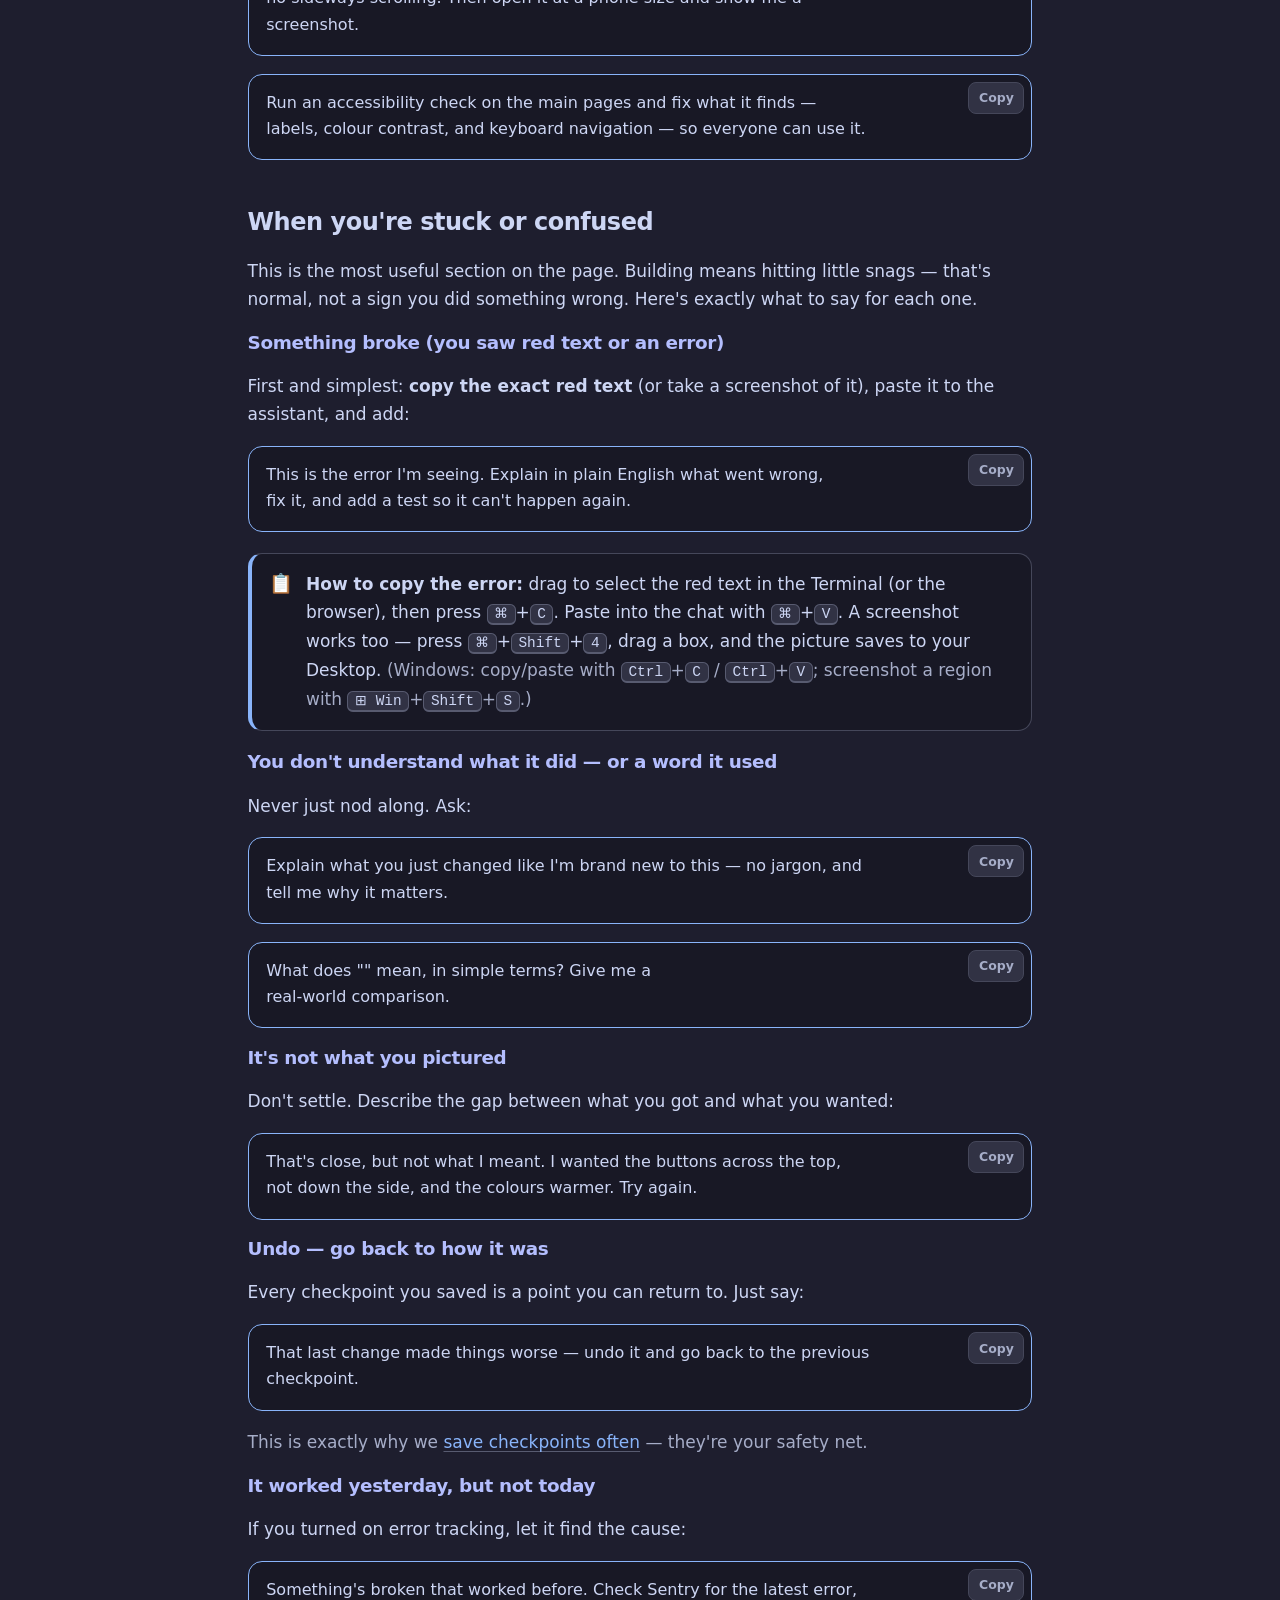
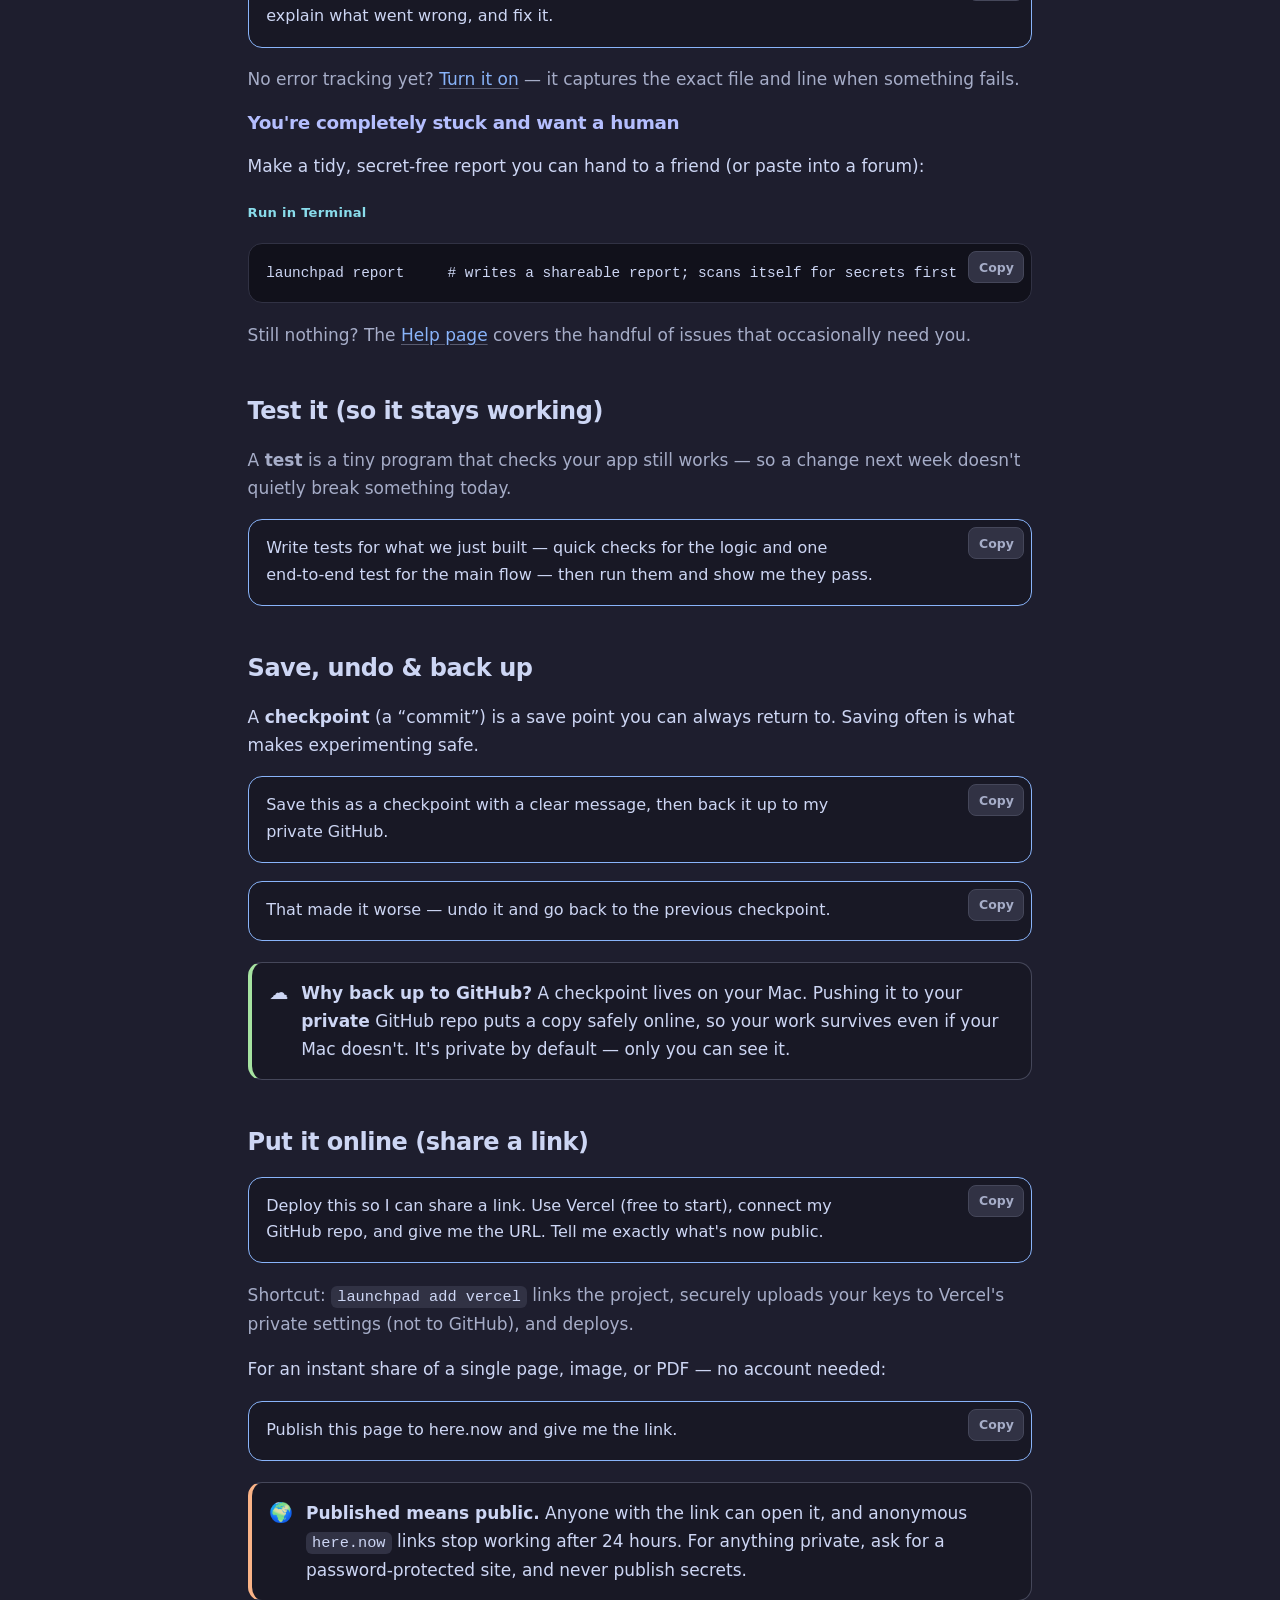
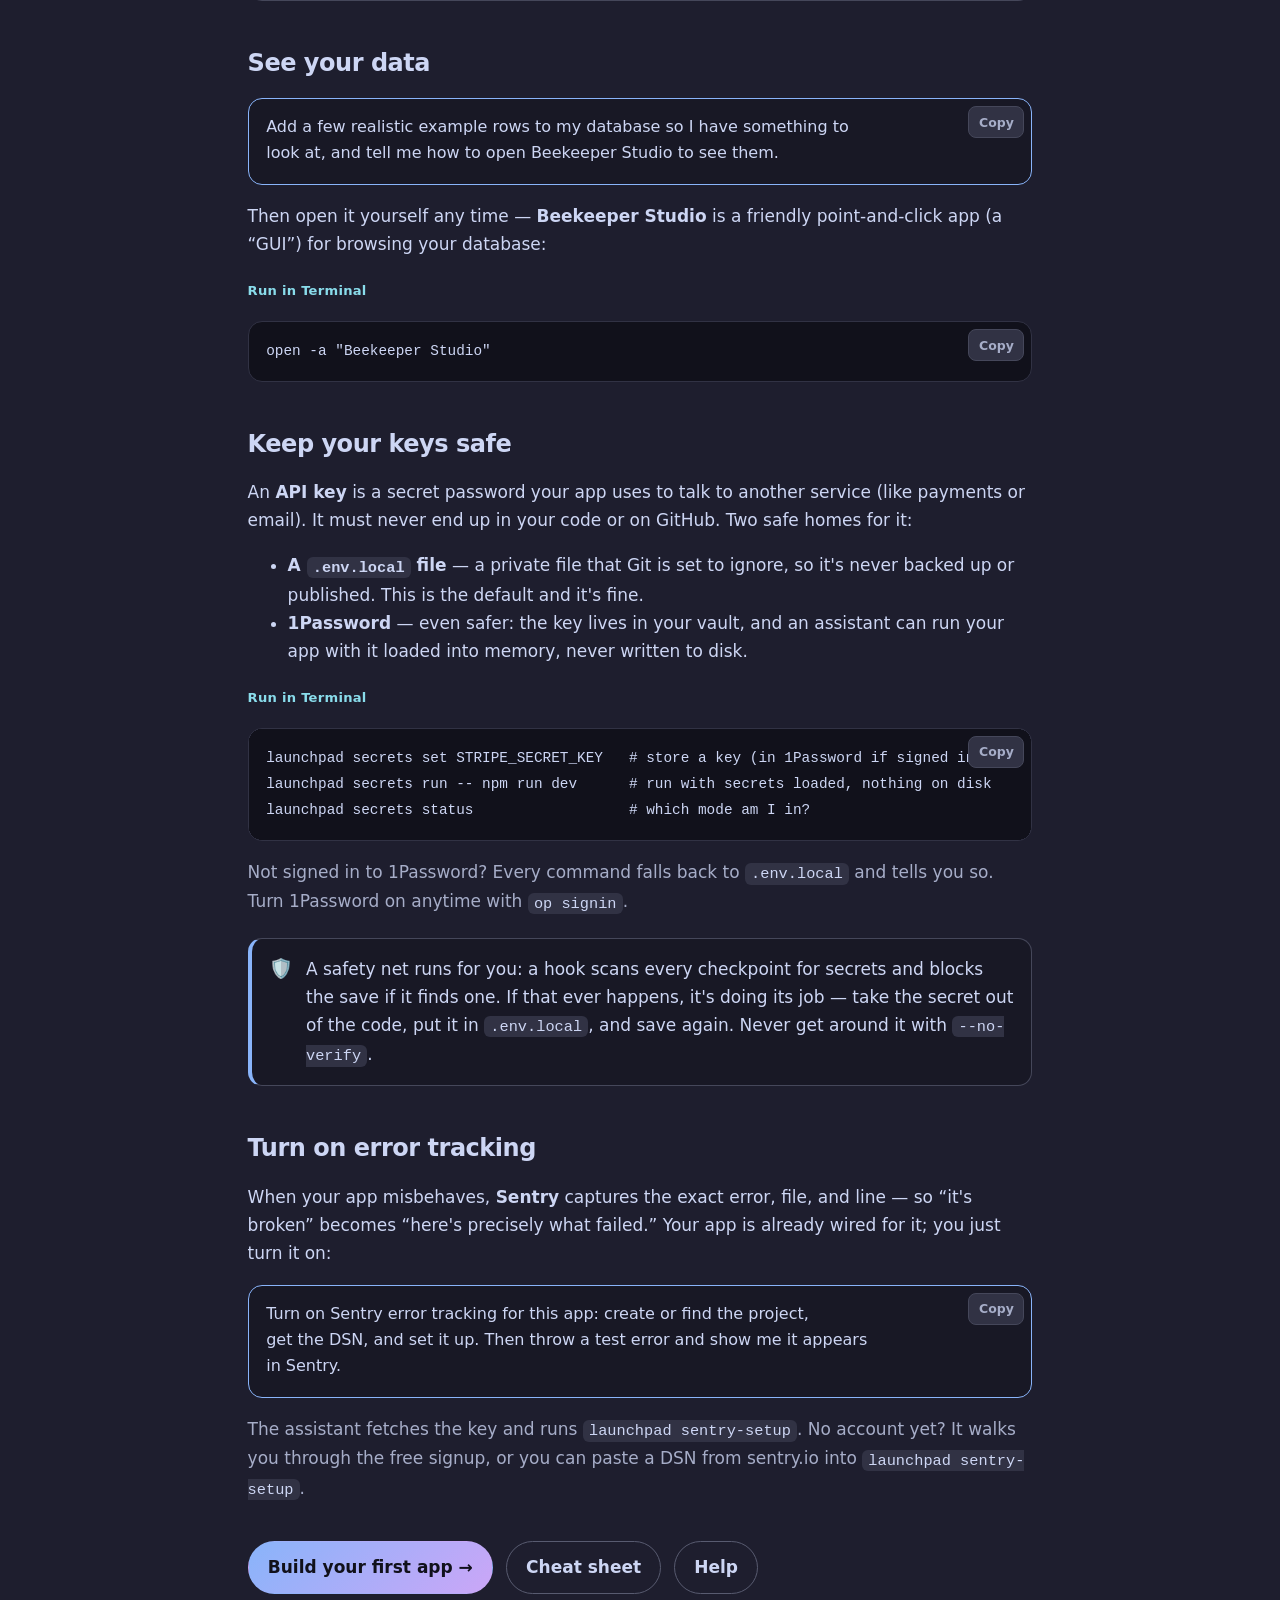
<file: docs/recipes.html>
<!DOCTYPE html>
<html lang="en">
<head>
<meta charset="utf-8" />
<meta name="viewport" content="width=device-width, initial-scale=1" />
<title>Recipes — Mac Launchpad</title>
<meta name="description" content="Copy-paste prompts for non-technical builders: start web pages, web apps, phone apps, and games; add features; fix problems when you're stuck; and publish. Each one explains what to say and why." />
<meta name="color-scheme" content="dark" />
<meta name="theme-color" content="#1e1e2e" />
<link rel="stylesheet" href="assets/styles.css" />
</head>
<body>
<a class="skip" href="#main">Skip to content</a>
<header class="site-header">
  <nav class="nav" aria-label="Primary">
    <a class="brand" href="index.html"><span class="dot" aria-hidden="true"></span> Mac Launchpad</a>
    <div class="nav-links">
      <a href="index.html">Home</a>
      <a href="getting-started.html">Get started</a>
      <a href="cheatsheet.html">Cheat sheet</a>
      <a href="recipes.html" aria-current="page">Recipes</a>
      <a href="first-app.html">First app</a>
      <a href="troubleshooting.html">Help</a>
    </div>
  </nav>
</header>

<main id="main">
  <h1>Recipes</h1>
  <p class="lede">The hardest part of building isn't the tools — it's knowing <em>what to say</em>. This page is a cookbook of copy-paste prompts. Find what you want to make or do, copy it, paste it to an assistant, and tweak the words. You don't write any code.</p>

  <div class="callout note"><div class="ico" aria-hidden="true">🧭</div><p>Your assistants <strong>plan before they build</strong> (the “Superpowers” workflow), so the first reply is often a few clarifying questions. That's normal and a good sign — answer them and you'll get much better results.</p></div>

  <div class="callout tip"><div class="ico" aria-hidden="true">📋</div><p><strong>How to read this page.</strong> Brand new? Do the <a href="getting-started.html">Get started</a> guide and your <a href="first-app.html">first app</a> first. Each box below has a <strong>Copy</strong> button in its corner. There are two kinds of box:</p>
    <ul style="margin:.5rem 0 0">
      <li><span class="paste-where to-claude" style="margin:0 .35rem 0 0">Type to your assistant</span> <strong>Blue boxes</strong> are plain-English things you <em>say to an assistant</em> in the chat. Change the words freely — they're starting points.</li>
      <li><span class="paste-where to-terminal" style="margin:.5rem .35rem 0 0">Run in Terminal</span> <strong>Dark boxes</strong> are commands you <em>type into the Terminal</em>. <span class="muted">(Anything after a <code>#</code> is just a note — it isn't run.)</span></li>
    </ul>
    <p style="margin:.6rem 0 0"><em>Why did the recipe make a great programmer? It always knew what to say at run-time.</em></p></div>

  <p class="muted" style="margin-bottom:0"><strong>Jump to:</strong></p>
  <ul class="jump">
    <li><a href="#golden-rule">⭐ One folder per project</a></li>
    <li><a href="#build">Start something new</a></li>
    <li><a href="#add-feature">Add a feature</a></li>
    <li><a href="#look-good">Make it look good</a></li>
    <li><a href="#stuck">When you're stuck</a></li>
    <li><a href="#save">Save &amp; share</a></li>
  </ul>

  <section>
    <h2 id="golden-rule">⭐ The golden rule: one project, one folder</h2>
    <p>Before any recipe below, here's the single most important habit — and the one beginners most often skip: <strong>give every new idea its own folder inside <code>~/Developer</code></strong>, and never build two different projects in the same folder.</p>
    <p>The easiest way is one of these two commands. Both create the folder <em>and</em> set up its safety net for you:</p>
    <span class="paste-where to-terminal">Run in Terminal</span>
    <div class="codeblock"><pre><code>mkproj my-idea       # makes ~/Developer/my-idea and moves you into it
# — or, to start from a ready-made template (web / phone / game) —
launchpad new        # asks what you're building, then sets it all up</code></pre></div>
    <p>Why this matters so much when you're new:</p>
    <dl class="kv">
      <dt>Nothing gets tangled</dt><dd>Each project's files stay separate. Two apps sharing one folder will overwrite each other's settings — a classic, confusing mess that's hard to undo.</dd>
      <dt>Your undo button works per project</dt><dd><code>mkproj</code> and <code>launchpad new</code> turn on <strong>Git</strong> (an automatic save-history) <em>for that folder</em>. You can roll one project back to yesterday without touching the others.</dd>
      <dt>Each gets its own private backup</dt><dd>Every project becomes its own <strong>private GitHub repo</strong>, so your work is safe off your Mac — and one project's history never mixes into another's.</dd>
      <dt>The assistant stays focused</dt><dd>When you run <code>claude</code> <em>inside</em> a project folder, it works on <em>that</em> app. Start it in your home folder or a folder full of projects and it gets confused about what you mean.</dd>
      <dt>You can always find it</dt><dd>Everything lives in one place: <code>~/Developer</code>. Type <code>dev</code> to jump there, then <code>cd the-folder-name</code> to go into one.</dd>
    </dl>
    <figure class="shot">
      <img src="assets/img/developer-folder.png" width="860" height="480" loading="lazy"
        alt="A Terminal listing the ~/Developer folder as a tree: four project folders (hello-launchpad, rosas-bakery, tip-calculator, memory-game), each labelled, with a note that each folder is its own self-contained project, then 'cd tip-calculator' and 'claude'." />
      <figcaption>Illustration — a tidy <code>~/Developer</code>: one folder per project, each self-contained. To work on one, <code>cd</code> into it and run <code>claude</code>.</figcaption>
    </figure>
    <div class="callout tip"><div class="ico" aria-hidden="true">💡</div><p><strong>Coming back to a project later?</strong> Don't start a new folder — go back into the one you already have: type <code>dev</code> (jumps to <code>~/Developer</code>), then <code>cd my-idea</code>, then <code>claude</code>. You're right where you left off, with all your history intact.</p></div>
  </section>

  <section>
    <h2 id="build">Start something new</h2>
    <p class="muted">Each of these begins a brand-new project — so start it in its own folder (the <a href="#golden-rule">golden rule</a> above). Pick what you'd like to make:</p>
    <div class="grid">
      <a class="card" href="#web-pages"><div class="ico" aria-hidden="true">📄</div><h3>A web page</h3><p>A site people <em>look at</em> — a portfolio, a shop page, an event invite.</p></a>
      <a class="card" href="#web-apps"><div class="ico" aria-hidden="true">🧩</div><h3>A web app</h3><p>A site people <em>use</em> — a to-do list, a tracker, a calculator.</p></a>
      <a class="card" href="#phone-apps"><div class="ico" aria-hidden="true">📱</div><h3>A phone app</h3><p>A real app on your phone, previewed live as you build.</p></a>
      <a class="card" href="#games"><div class="ico" aria-hidden="true">🎮</div><h3>A game</h3><p>A browser game, or a real 2D game with Godot.</p></a>
    </div>

    <h3 id="web-pages">📄 Web pages</h3>
    <p class="muted">A site to show the world — mostly something people read and look at. Start the folder (<code>mkproj my-site</code> then <code>claude</code>), then say one of these:</p>
    <span class="paste-where to-claude">Type to your assistant, then Enter</span>
    <div class="codeblock prompt"><pre><code>Build a warm, modern one-page website for Rosa's Bakery: a hero with the
name and a tagline, a short "about us", a menu of 4-5 items with prices,
opening hours, and a contact line. Make it look great on a phone too, then
start it and show me.</code></pre></div>
    <span class="paste-where to-claude">Type to your assistant, then Enter</span>
    <div class="codeblock prompt"><pre><code>Make me a personal portfolio site: a friendly intro with my name and what
I do, a few project cards with images, and a contact button. Clean and
professional. Use placeholder text and images I can swap later.</code></pre></div>
    <span class="paste-where to-claude">Type to your assistant, then Enter</span>
    <div class="codeblock prompt"><pre><code>Build a simple invite page for my daughter's birthday party: the date,
time, address, an RSVP button that emails me, and a cheerful design with
balloons. Mobile-friendly.</code></pre></div>
    <figure class="shot">
      <img src="assets/img/example-webpage.png" width="860" height="620" loading="lazy"
        alt="A browser showing a one-page bakery website: a brown hero reading 'Rosa's Bakery', an 'About us' blurb, a menu with prices, and a footer with hours and a phone number." />
      <figcaption>Illustration — the kind of page the first prompt above produces. Yours will match your own words.</figcaption>
    </figure>

    <h3 id="web-apps">🧩 Web apps</h3>
    <p class="muted">A site people <em>do things</em> in. Start the folder (<code>mkproj my-app</code> then <code>claude</code>), then describe it:</p>
    <span class="paste-where to-claude">Type to your assistant, then Enter</span>
    <div class="codeblock prompt"><pre><code>Build a to-do list app: I add tasks, check them off, and delete them.
Save my tasks on my computer so they're still there when I come back.
Write a couple of tests and show it running in my browser.</code></pre></div>
    <span class="paste-where to-claude">Type to your assistant, then Enter</span>
    <div class="codeblock prompt"><pre><code>Make a habit tracker: I add habits, tick them off each day, and see a
streak counter for each one. Save my data locally for now. Friendly,
colourful, mobile-friendly.</code></pre></div>
    <span class="paste-where to-claude">Type to your assistant, then Enter</span>
    <div class="codeblock prompt"><pre><code>Build a simple budget tracker: I add income and expenses with a category,
and it shows my balance and a little pie chart by category. Keep the data
on my computer.</code></pre></div>
    <span class="paste-where to-claude">Type to your assistant, then Enter</span>
    <div class="codeblock prompt"><pre><code>Make a flashcards study app: I create decks of question/answer cards,
then flip through a deck and mark each card "got it" or "again". Save my
decks locally.</code></pre></div>
    <figure class="shot">
      <img src="assets/img/first-app-running.png" width="860" height="560" loading="lazy"
        alt="A browser at localhost:5173 showing a friendly welcome web app with a heading, a subtitle, an 'Encourage me' button, and a message bubble — an example of a small interactive web app." />
      <figcaption>Illustration — a web app is interactive (buttons that change what you see), unlike a web page you just read.</figcaption>
    </figure>

    <h3 id="phone-apps">📱 Phone apps</h3>
    <div class="callout tip"><div class="ico" aria-hidden="true">📲</div><p><strong>One free download first:</strong> get the <strong>Expo Go</strong> app on your phone (App Store on iPhone, Google Play on Android). It's what opens your project on your phone while you build.</p></div>
    <p class="muted">Start a phone project with <code>launchpad new</code> → choose <strong>mobile</strong>, then <code>claude</code>. Describe the app:</p>
    <span class="paste-where to-claude">Type to your assistant, then Enter</span>
    <div class="codeblock prompt"><pre><code>Build a simple tip calculator: I type the bill, tap a tip percentage
(15/18/20%), and it shows the tip and total. Big, easy-to-tap buttons.
Then start it so I can preview it on my phone.</code></pre></div>
    <span class="paste-where to-claude">Type to your assistant, then Enter</span>
    <div class="codeblock prompt"><pre><code>Make a water-reminder app: I set a daily goal, tap a button each time I
drink a glass, and see how close I am. A gentle reminder notification
would be nice. Save my progress on the phone.</code></pre></div>
    <span class="paste-where to-claude">Type to your assistant, then Enter</span>
    <div class="codeblock prompt"><pre><code>Build a packing-list app for trips: I make a list, check items off as I
pack, and can reuse the list next time. Keep it simple and friendly.</code></pre></div>
    <p class="muted">When Claude's ready, start the live preview and scan the QR code with your phone:</p>
    <span class="paste-where to-terminal">Run in Terminal</span>
    <div class="codeblock"><pre><code>npx expo start    # shows a QR code — scan it with your phone's camera</code></pre></div>
    <figure class="shot">
      <img src="assets/img/example-phone.png" width="600" height="660" loading="lazy"
        alt="A phone showing a finished tip calculator app: a bill of $54.00, tip buttons with 18% selected, and a result of a $9.72 tip and $63.72 total." />
      <figcaption>Illustration — the tip calculator running on a phone. Edit on your Mac, and it updates on the phone instantly.</figcaption>
    </figure>

    <h3 id="games">🎮 Games</h3>
    <p class="muted">The easiest games run right in the browser. Start a folder (<code>mkproj my-game</code> then <code>claude</code>) and ask for one:</p>
    <span class="paste-where to-claude">Type to your assistant, then Enter</span>
    <div class="codeblock prompt"><pre><code>Build a memory match game in the browser: a grid of cards, I flip two at
a time to find matching pairs, with a moves counter and a timer. Fun,
colourful, and it celebrates when I win. Then start it so I can play.</code></pre></div>
    <span class="paste-where to-claude">Type to your assistant, then Enter</span>
    <div class="codeblock prompt"><pre><code>Make a quiz game about animals: 10 multiple-choice questions, a running
score, and a friendly results screen at the end with a "play again"
button. Mobile-friendly.</code></pre></div>
    <span class="paste-where to-claude">Type to your assistant, then Enter</span>
    <div class="codeblock prompt"><pre><code>Build a classic Snake game I can play with the arrow keys (and swipes on
a phone): it speeds up as I score, and shows my high score.</code></pre></div>
    <figure class="shot">
      <img src="assets/img/example-game.png" width="860" height="600" loading="lazy"
        alt="A browser showing a 'Memory Match' game: a grid of cards, some face-down, some flipped to show emoji, and stats for moves, pairs found, and a timer." />
      <figcaption>Illustration — a browser memory-match game built from the first prompt above.</figcaption>
    </figure>
    <p class="muted">Want a “real” downloadable game with characters and physics? Start from the game template — it sets up <strong>Godot</strong>, a free game engine:</p>
    <span class="paste-where to-terminal">Run in Terminal</span>
    <div class="codeblock"><pre><code>launchpad new      # choose "game" when it asks</code></pre></div>
    <span class="paste-where to-claude">Type to your assistant, then Enter</span>
    <div class="codeblock prompt"><pre><code>Help me build a simple 2D platformer in Godot: a character that runs and
jumps, a few platforms, coins to collect, and a score. Walk me through it
step by step and explain what each part does.</code></pre></div>
  </section>

  <section>
    <h2 id="add-feature">Add a feature</h2>
    <p class="muted">Run these <em>inside an existing project</em> — <code>dev</code>, then <code>cd your-project</code>, then <code>claude</code>.</p>
    <h3>User accounts (sign up &amp; log in)</h3>
    <div class="codeblock prompt"><pre><code>Add user accounts to this app: sign up, log in, log out, and a "you must
be logged in" guard on the main page. Use Supabase for this. Walk me
through making the free Supabase account and where to paste the keys, keep
them in .env.local, and add a couple of tests.</code></pre></div>
    <p class="muted">Shortcut: the assistant can run <code>launchpad add supabase</code> to scaffold this for you after you sign in.</p>
    <h3>Save data in a database</h3>
    <div class="codeblock prompt"><pre><code>I want to store "projects" for each user (a title, a description, and a
date). Add the database table, the code to create / read / update / delete
them, and a simple page to manage them. Explain in plain English what you
set up.</code></pre></div>
    <h3>Take payments</h3>
    <div class="codeblock prompt"><pre><code>Add a paid plan with Stripe: a "Subscribe" button, Stripe Checkout, and a
premium page that unlocks after payment. Use Stripe TEST mode, walk me
through getting my test keys, never commit them, and add a webhook to
confirm payment.</code></pre></div>
    <p class="muted">Shortcut: <code>launchpad add stripe</code> scaffolds the test-mode Checkout + webhook once you've signed in to Stripe. <strong>Always start in test mode</strong> — no real money moves.</p>
    <h3>Let people upload a photo</h3>
    <div class="codeblock prompt"><pre><code>Let users upload a profile photo and show it. Store the file safely, limit
it to images under 5 MB, and handle the "upload failed" case nicely.</code></pre></div>
    <h3>Send emails or notifications</h3>
    <div class="codeblock prompt"><pre><code>When someone submits the contact form, email me the message. Walk me
through setting up a free email-sending service and keep the key in
.env.local.</code></pre></div>
    <h3>Add an AI feature</h3>
    <div class="codeblock prompt"><pre><code>Add a "summarise this" button that sends the text to Claude and shows a
short summary. Use the Anthropic API with the latest Claude model, keep my
API key in .env.local, and handle errors gracefully.</code></pre></div>
    <h3>The small stuff</h3>
    <div class="codeblock prompt"><pre><code>Add a search box that filters the list as I type.</code></pre></div>
    <div class="codeblock prompt"><pre><code>Add a dark-mode toggle that remembers my choice.</code></pre></div>
  </section>

  <section>
    <h2 id="look-good">Make it look good</h2>
    <p class="muted">Can't judge design yourself? That's fine — ask the assistant to hold the bar for you.</p>
    <div class="codeblock prompt"><pre><code>Give this a clean, modern visual design — good spacing, a nice font
pairing, a calm colour palette, and a clear visual hierarchy. Use your
design skills and show me a before / after.</code></pre></div>
    <div class="codeblock prompt"><pre><code>This feels a bit plain. Add some polish: subtle hover effects, a little
motion when things appear, and a friendly "empty state" for when there's
no data yet.</code></pre></div>
    <div class="codeblock prompt"><pre><code>Make this look great on a phone: stack the layout, bigger tap targets, and
no sideways scrolling. Then open it at a phone size and show me a
screenshot.</code></pre></div>
    <div class="codeblock prompt"><pre><code>Run an accessibility check on the main pages and fix what it finds —
labels, colour contrast, and keyboard navigation — so everyone can use it.</code></pre></div>
  </section>

  <section>
    <h2 id="stuck">When you're stuck or confused</h2>
    <p>This is the most useful section on the page. Building means hitting little snags — that's normal, not a sign you did something wrong. Here's exactly what to say for each one.</p>

    <h3>Something broke (you saw red text or an error)</h3>
    <p>First and simplest: <strong>copy the exact red text</strong> (or take a screenshot of it), paste it to the assistant, and add:</p>
    <div class="codeblock prompt"><pre><code>This is the error I'm seeing. Explain in plain English what went wrong,
fix it, and add a test so it can't happen again.</code></pre></div>
    <div class="callout note"><div class="ico" aria-hidden="true">📋</div><p><strong>How to copy the error:</strong> drag to select the red text in the Terminal (or the browser), then press <kbd>⌘</kbd>+<kbd>C</kbd>. Paste into the chat with <kbd>⌘</kbd>+<kbd>V</kbd>. A screenshot works too — press <kbd>⌘</kbd>+<kbd>Shift</kbd>+<kbd>4</kbd>, drag a box, and the picture saves to your Desktop. <span class="muted">(Windows: copy/paste with <kbd>Ctrl</kbd>+<kbd>C</kbd> / <kbd>Ctrl</kbd>+<kbd>V</kbd>; screenshot a region with <kbd>⊞ Win</kbd>+<kbd>Shift</kbd>+<kbd>S</kbd>.)</span></p></div>

    <h3>You don't understand what it did — or a word it used</h3>
    <p>Never just nod along. Ask:</p>
    <div class="codeblock prompt"><pre><code>Explain what you just changed like I'm brand new to this — no jargon, and
tell me why it matters.</code></pre></div>
    <div class="codeblock prompt"><pre><code>What does "<the word you didn't get>" mean, in simple terms? Give me a
real-world comparison.</code></pre></div>

    <h3>It's not what you pictured</h3>
    <p>Don't settle. Describe the gap between what you got and what you wanted:</p>
    <div class="codeblock prompt"><pre><code>That's close, but not what I meant. I wanted the buttons across the top,
not down the side, and the colours warmer. Try again.</code></pre></div>

    <h3>Undo — go back to how it was</h3>
    <p>Every checkpoint you saved is a point you can return to. Just say:</p>
    <div class="codeblock prompt"><pre><code>That last change made things worse — undo it and go back to the previous
checkpoint.</code></pre></div>
    <p class="muted">This is exactly why we <a href="#save">save checkpoints often</a> — they're your safety net.</p>

    <h3>It worked yesterday, but not today</h3>
    <p>If you turned on error tracking, let it find the cause:</p>
    <div class="codeblock prompt"><pre><code>Something's broken that worked before. Check Sentry for the latest error,
explain what went wrong, and fix it.</code></pre></div>
    <p class="muted">No error tracking yet? <a href="#errors">Turn it on</a> — it captures the exact file and line when something fails.</p>

    <h3>You're completely stuck and want a human</h3>
    <p>Make a tidy, secret-free report you can hand to a friend (or paste into a forum):</p>
    <span class="paste-where to-terminal">Run in Terminal</span>
    <div class="codeblock"><pre><code>launchpad report     # writes a shareable report; scans itself for secrets first</code></pre></div>
    <p class="muted">Still nothing? The <a href="troubleshooting.html">Help page</a> covers the handful of issues that occasionally need you.</p>
  </section>

  <section>
    <h2 id="test">Test it (so it stays working)</h2>
    <p class="muted">A <strong>test</strong> is a tiny program that checks your app still works — so a change next week doesn't quietly break something today.</p>
    <div class="codeblock prompt"><pre><code>Write tests for what we just built — quick checks for the logic and one
end-to-end test for the main flow — then run them and show me they pass.</code></pre></div>
  </section>

  <section>
    <h2 id="save">Save, undo &amp; back up</h2>
    <p>A <strong>checkpoint</strong> (a “commit”) is a save point you can always return to. Saving often is what makes experimenting safe.</p>
    <div class="codeblock prompt"><pre><code>Save this as a checkpoint with a clear message, then back it up to my
private GitHub.</code></pre></div>
    <div class="codeblock prompt"><pre><code>That made it worse — undo it and go back to the previous checkpoint.</code></pre></div>
    <div class="callout tip"><div class="ico" aria-hidden="true">☁️</div><p><strong>Why back up to GitHub?</strong> A checkpoint lives on your Mac. Pushing it to your <strong>private</strong> GitHub repo puts a copy safely online, so your work survives even if your Mac doesn't. It's private by default — only you can see it.</p></div>
  </section>

  <section>
    <h2 id="online">Put it online (share a link)</h2>
    <div class="codeblock prompt"><pre><code>Deploy this so I can share a link. Use Vercel (free to start), connect my
GitHub repo, and give me the URL. Tell me exactly what's now public.</code></pre></div>
    <p class="muted">Shortcut: <code>launchpad add vercel</code> links the project, securely uploads your keys to Vercel's private settings (not to GitHub), and deploys.</p>
    <p>For an instant share of a single page, image, or PDF — no account needed:</p>
    <div class="codeblock prompt"><pre><code>Publish this page to here.now and give me the link.</code></pre></div>
    <div class="callout warn"><div class="ico" aria-hidden="true">🌍</div><p><strong>Published means public.</strong> Anyone with the link can open it, and anonymous <code>here.now</code> links stop working after 24 hours. For anything private, ask for a password-protected site, and never publish secrets.</p></div>
  </section>

  <section>
    <h2 id="data">See your data</h2>
    <div class="codeblock prompt"><pre><code>Add a few realistic example rows to my database so I have something to
look at, and tell me how to open Beekeeper Studio to see them.</code></pre></div>
    <p>Then open it yourself any time — <strong>Beekeeper Studio</strong> is a friendly point-and-click app (a “GUI”) for browsing your database:</p>
    <span class="paste-where to-terminal">Run in Terminal</span>
    <div class="codeblock"><pre><code>open -a "Beekeeper Studio"</code></pre></div>
  </section>

  <section>
    <h2 id="keys">Keep your keys safe</h2>
    <p>An <strong>API key</strong> is a secret password your app uses to talk to another service (like payments or email). It must never end up in your code or on GitHub. Two safe homes for it:</p>
    <ul>
      <li><strong>A <code>.env.local</code> file</strong> — a private file that Git is set to ignore, so it's never backed up or published. This is the default and it's fine.</li>
      <li><strong>1Password</strong> — even safer: the key lives in your vault, and an assistant can run your app with it loaded into memory, never written to disk.</li>
    </ul>
    <span class="paste-where to-terminal">Run in Terminal</span>
    <div class="codeblock"><pre><code>launchpad secrets set STRIPE_SECRET_KEY   # store a key (in 1Password if signed in)
launchpad secrets run -- npm run dev      # run with secrets loaded, nothing on disk
launchpad secrets status                  # which mode am I in?</code></pre></div>
    <p class="muted">Not signed in to 1Password? Every command falls back to <code>.env.local</code> and tells you so. Turn 1Password on anytime with <code>op signin</code>.</p>
    <div class="callout note"><div class="ico" aria-hidden="true">🛡️</div><p>A safety net runs for you: a hook scans every checkpoint for secrets and blocks the save if it finds one. If that ever happens, it's doing its job — take the secret out of the code, put it in <code>.env.local</code>, and save again. Never get around it with <code>--no-verify</code>.</p></div>
  </section>

  <section>
    <h2 id="errors">Turn on error tracking</h2>
    <p>When your app misbehaves, <strong>Sentry</strong> captures the exact error, file, and line — so “it's broken” becomes “here's precisely what failed.” Your app is already wired for it; you just turn it on:</p>
    <div class="codeblock prompt"><pre><code>Turn on Sentry error tracking for this app: create or find the project,
get the DSN, and set it up. Then throw a test error and show me it appears
in Sentry.</code></pre></div>
    <p class="muted">The assistant fetches the key and runs <code>launchpad sentry-setup</code>. No account yet? It walks you through the free signup, or you can paste a DSN from sentry.io into <code>launchpad sentry-setup</code>.</p>
  </section>

  <div class="btn-row">
    <a class="btn primary" href="first-app.html">Build your first app →</a>
    <a class="btn ghost" href="cheatsheet.html">Cheat sheet</a>
    <a class="btn ghost" href="troubleshooting.html">Help</a>
  </div>
</main>

<footer class="site-footer">
  <nav class="nav" aria-label="Footer">
    <span class="muted">Mac Launchpad — set up a Mac for building, with AI.</span>
    <span style="margin-left:auto"><a href="https://github.com/zigrivers/mac-launchpad" target="_blank" rel="noopener noreferrer">View on GitHub</a></span>
  </nav>
</footer>
<script src="assets/copy.js"></script>
</body>
</html>
</file>
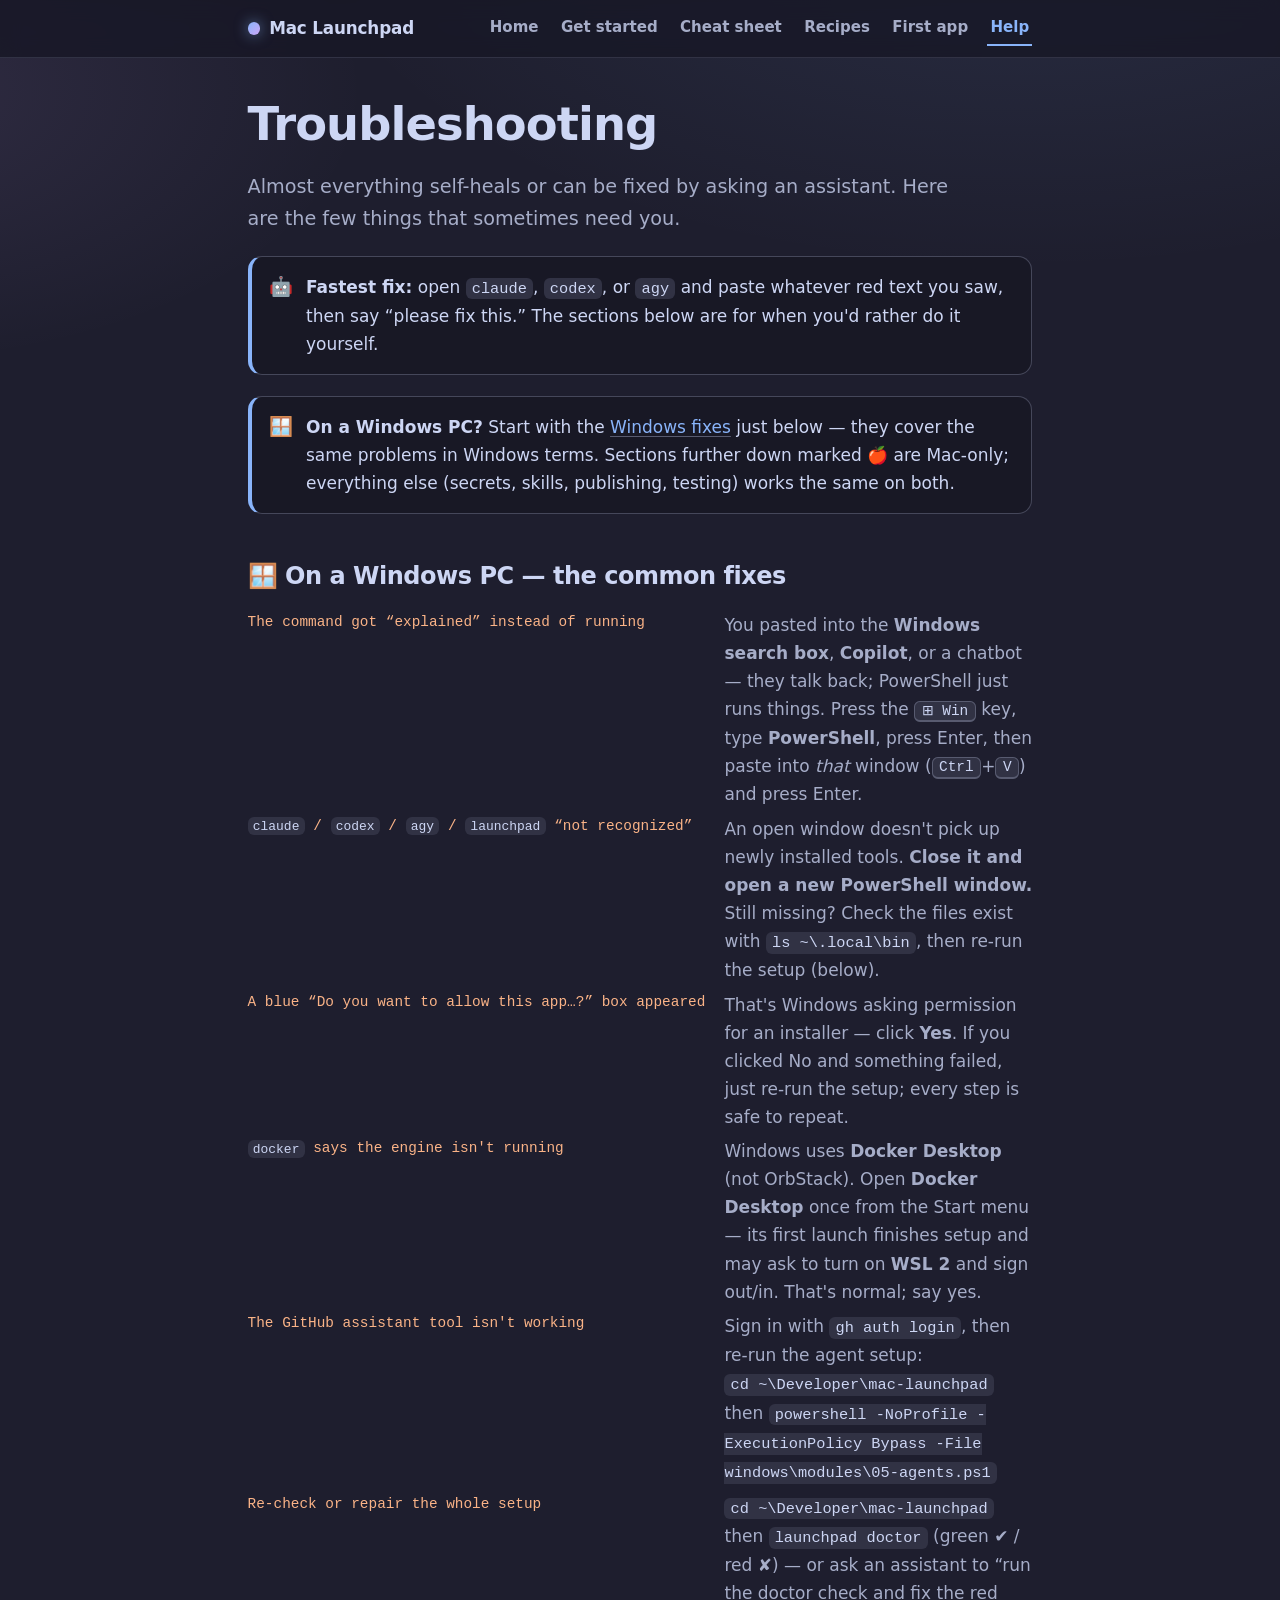
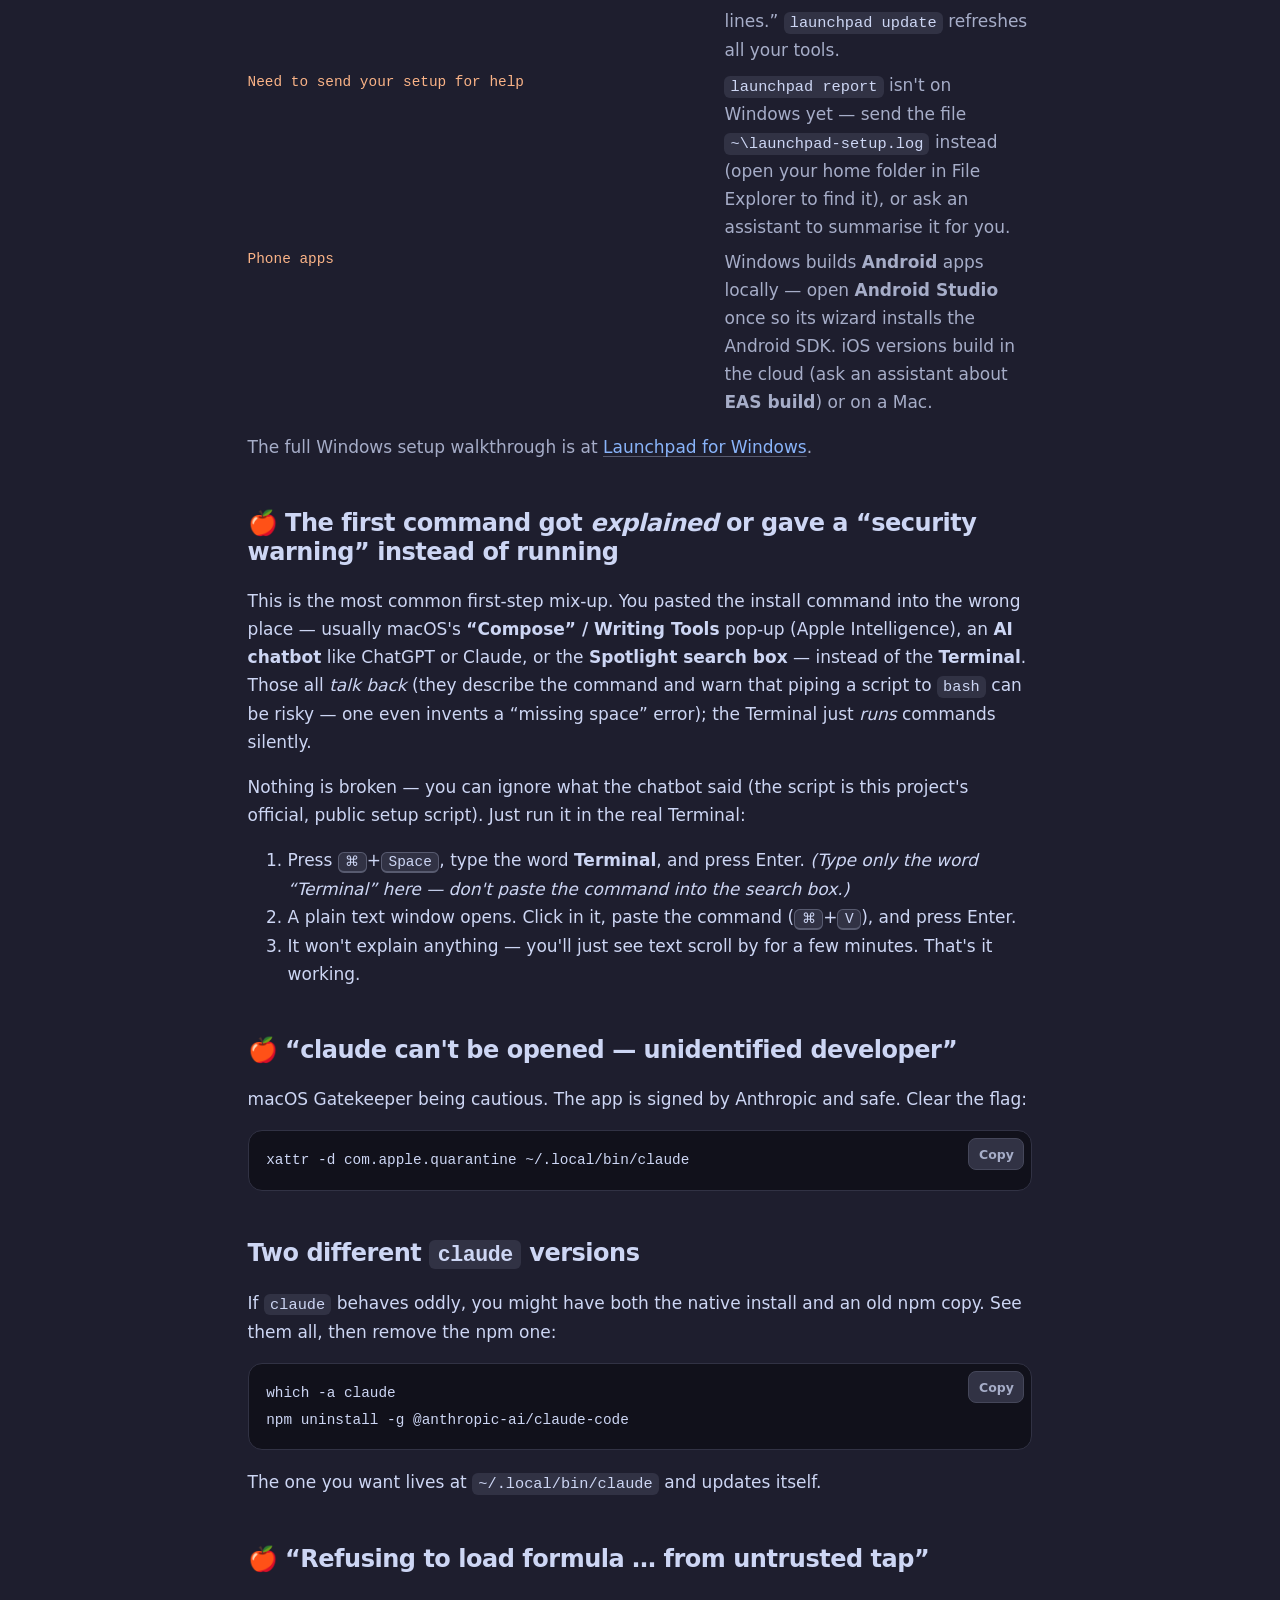
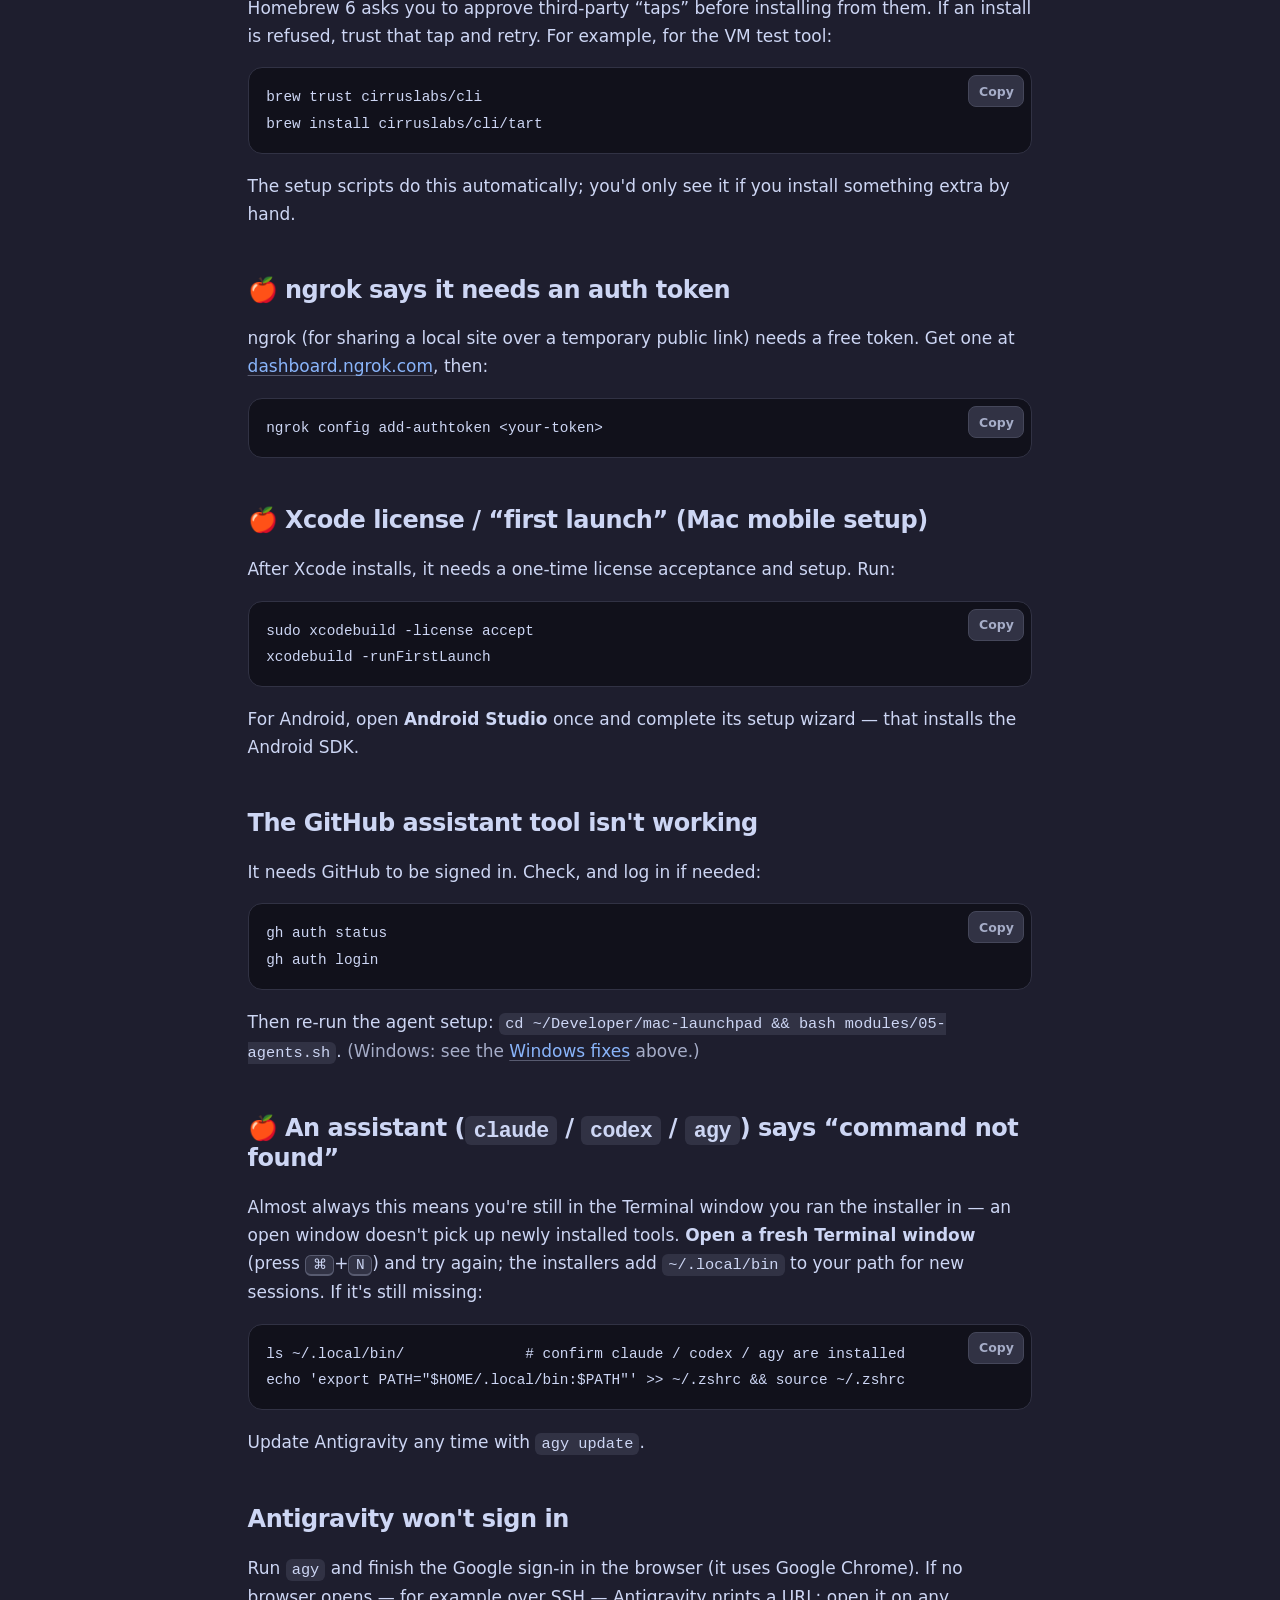
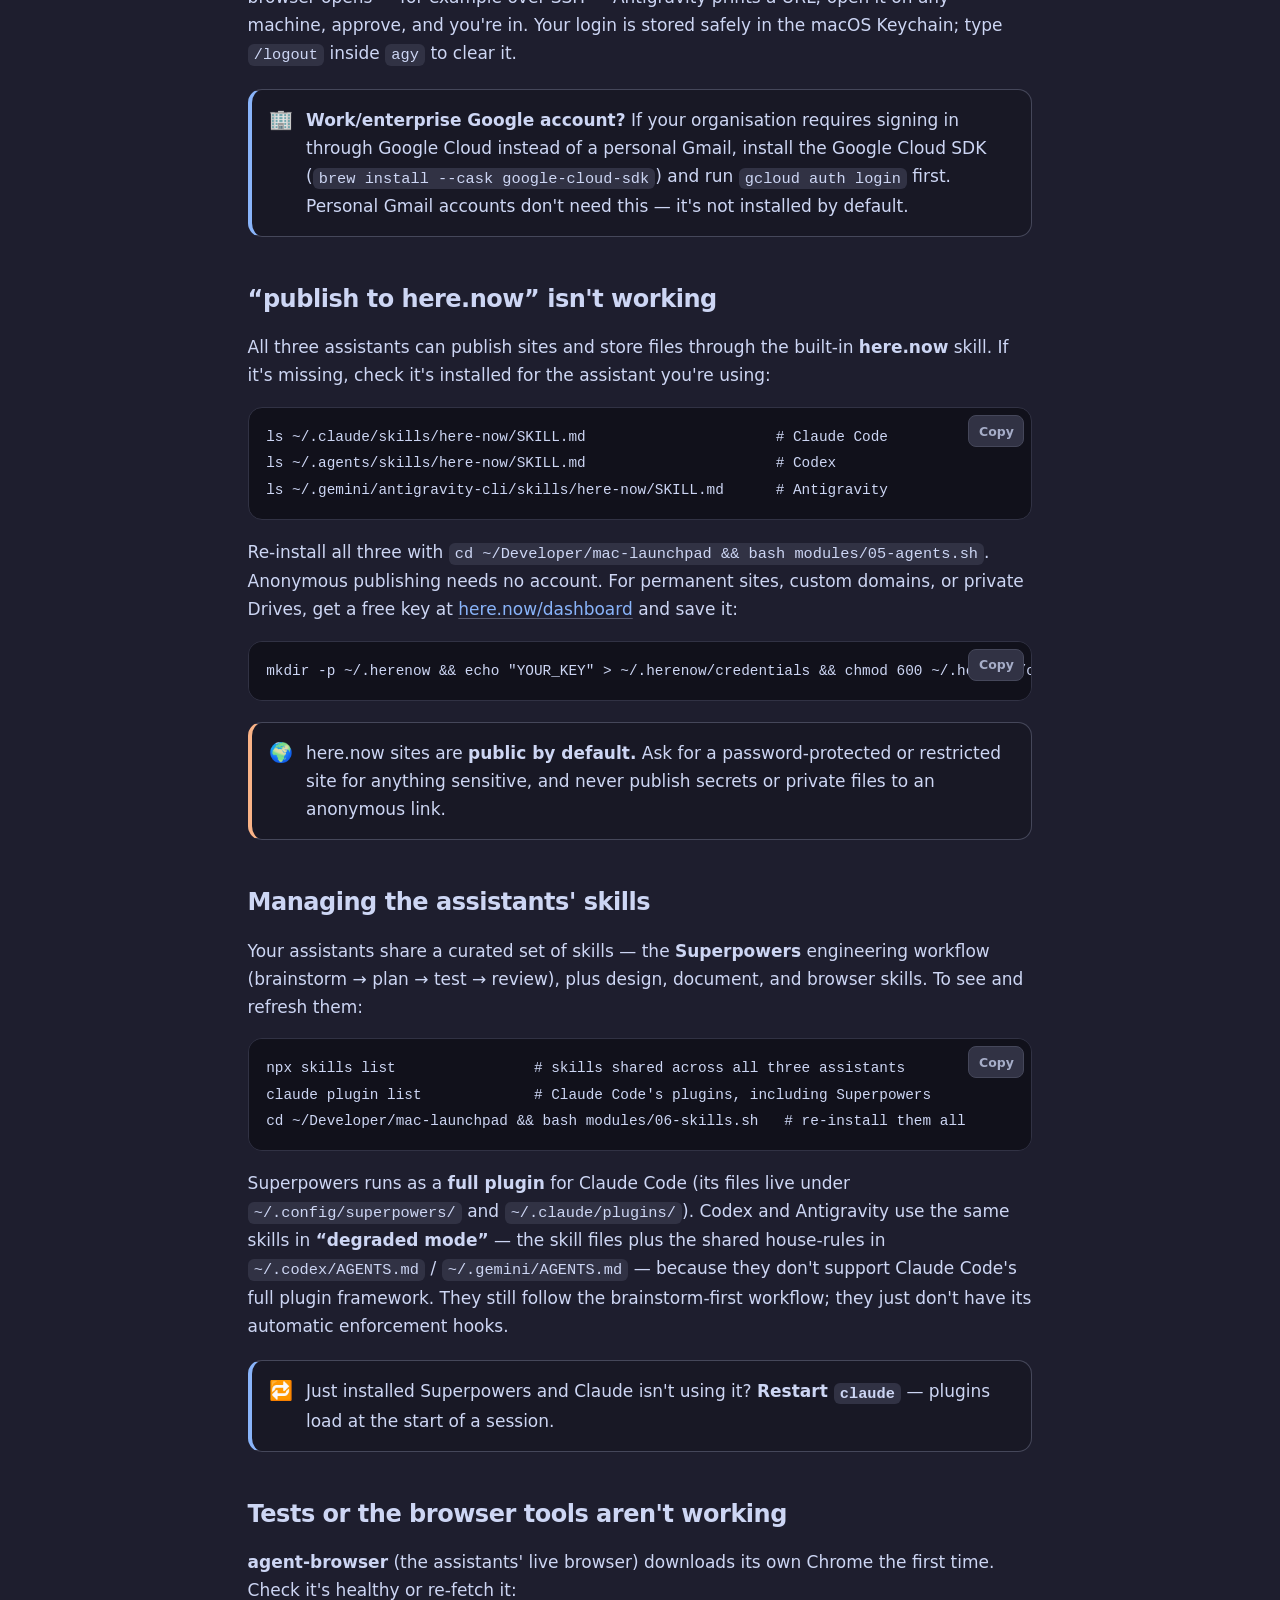
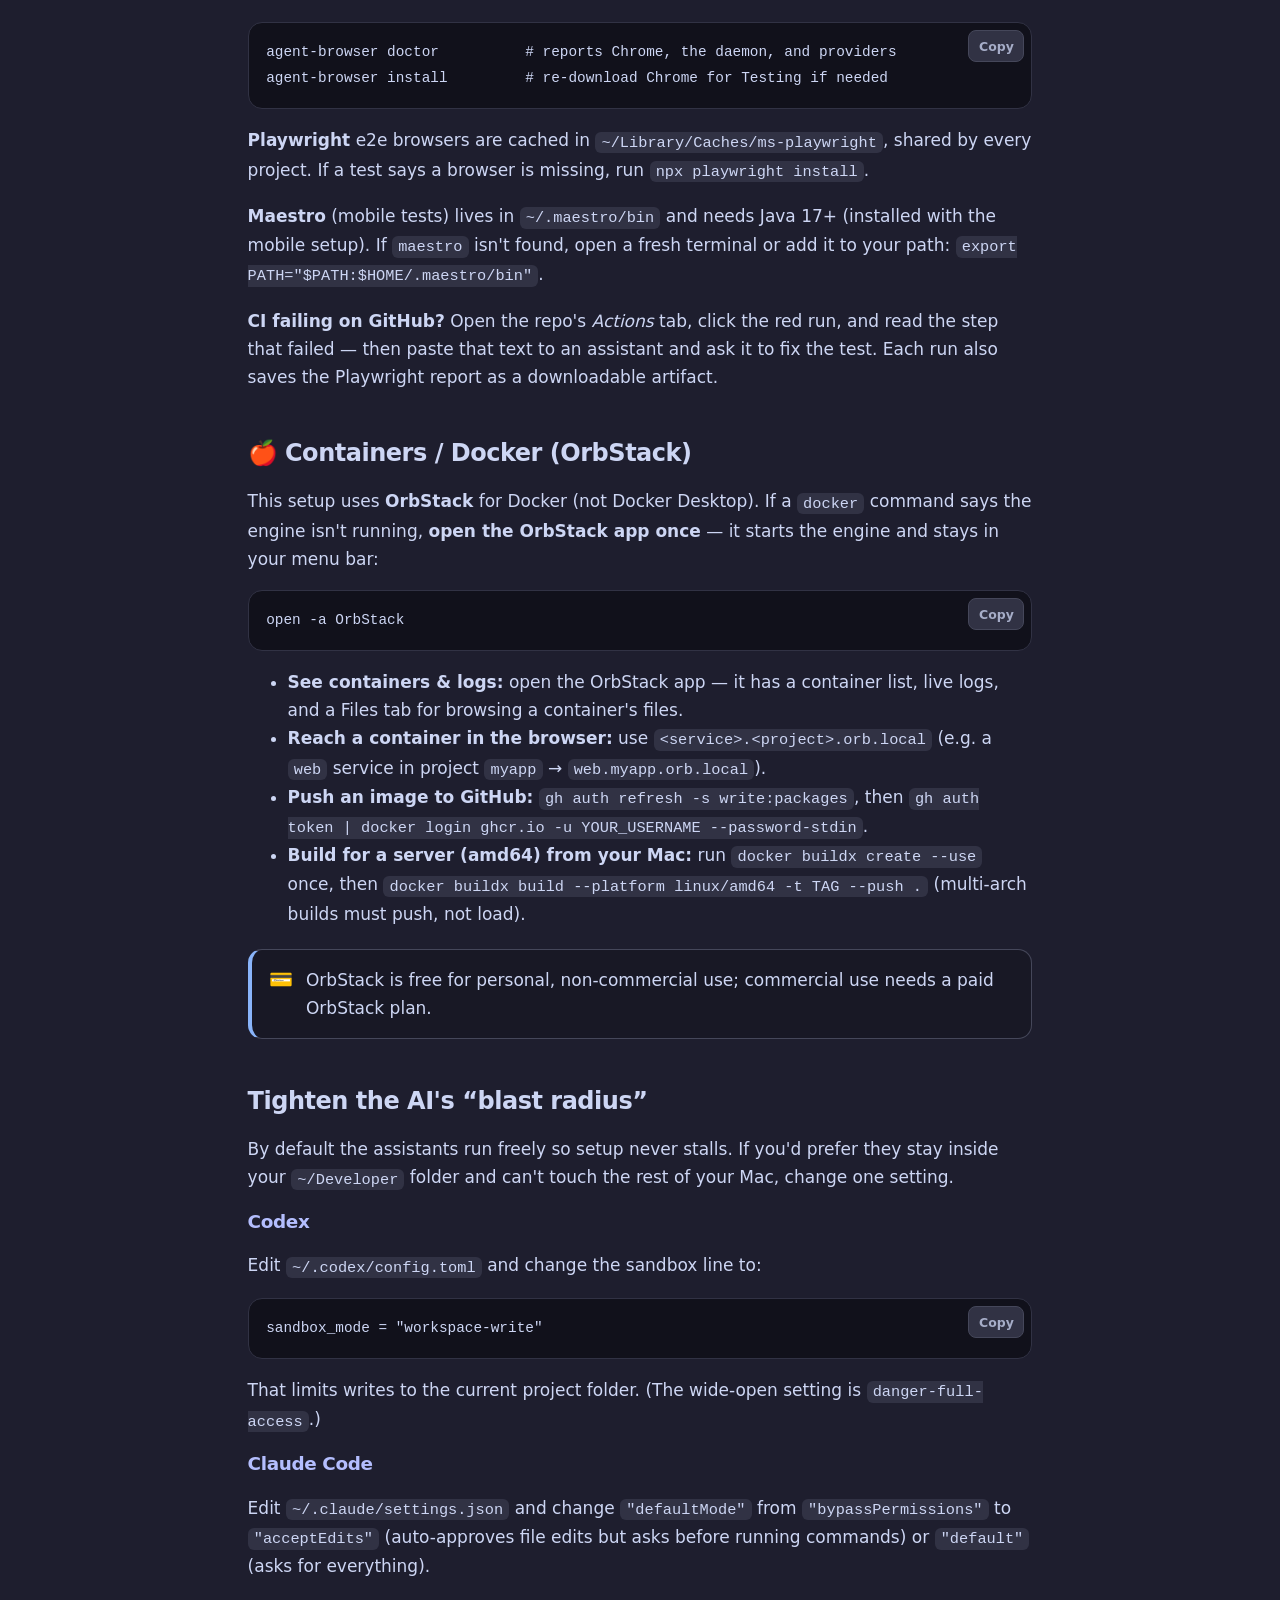
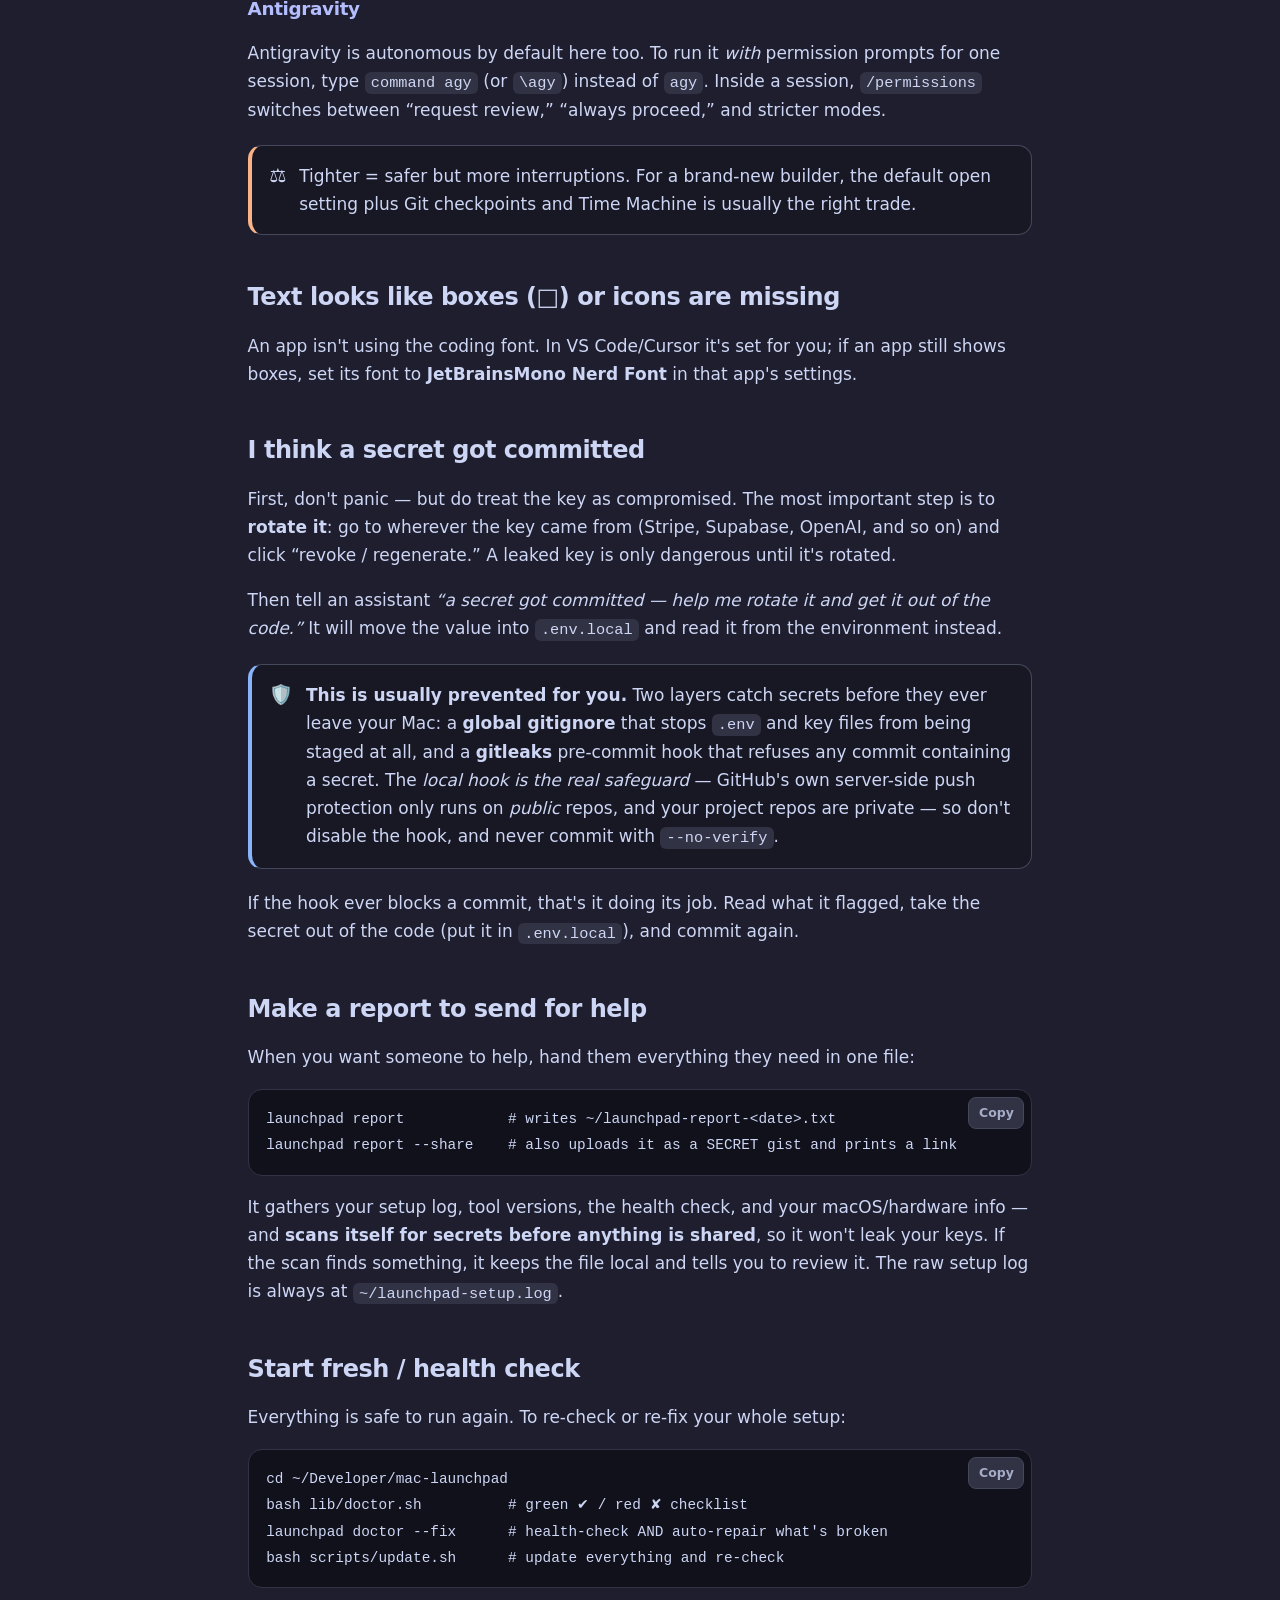
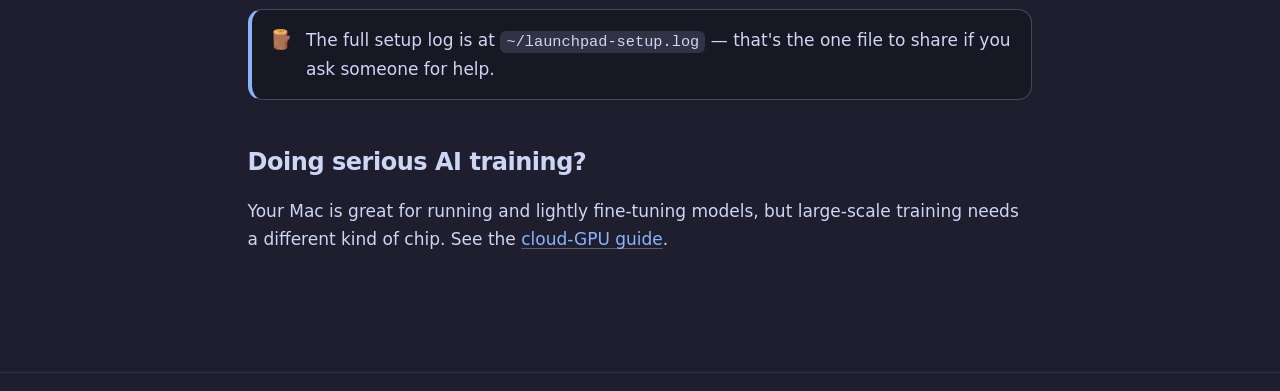
<file: docs/troubleshooting.html>
<!DOCTYPE html>
<html lang="en">
<head>
<meta charset="utf-8" />
<meta name="viewport" content="width=device-width, initial-scale=1" />
<title>Troubleshooting — Mac Launchpad</title>
<meta name="description" content="Fixes for the handful of things that occasionally need a human — on Mac and on Windows: wrong-window pastes, missing commands, Gatekeeper, Xcode license, Docker, and tightening the AI sandbox." />
<meta name="color-scheme" content="dark" />
<meta name="theme-color" content="#1e1e2e" />
<link rel="stylesheet" href="assets/styles.css" />
</head>
<body>
<a class="skip" href="#main">Skip to content</a>
<header class="site-header">
  <nav class="nav" aria-label="Primary">
    <a class="brand" href="index.html"><span class="dot" aria-hidden="true"></span> Mac Launchpad</a>
    <div class="nav-links">
      <a href="index.html">Home</a>
      <a href="getting-started.html">Get started</a>
      <a href="cheatsheet.html">Cheat sheet</a>
      <a href="recipes.html">Recipes</a>
      <a href="first-app.html">First app</a>
      <a href="troubleshooting.html" aria-current="page">Help</a>
    </div>
  </nav>
</header>

<main id="main">
  <h1>Troubleshooting</h1>
  <p class="lede">Almost everything self-heals or can be fixed by asking an assistant. Here are the few things that sometimes need you.</p>

  <div class="callout note"><div class="ico" aria-hidden="true">🤖</div><p><strong>Fastest fix:</strong> open <code>claude</code>, <code>codex</code>, or <code>agy</code> and paste whatever red text you saw, then say “please fix this.” The sections below are for when you'd rather do it yourself.</p></div>
  <div class="callout note"><div class="ico" aria-hidden="true">🪟</div><p><strong>On a Windows PC?</strong> Start with the <a href="#windows">Windows fixes</a> just below — they cover the same problems in Windows terms. Sections further down marked 🍎 are Mac-only; everything else (secrets, skills, publishing, testing) works the same on both.</p></div>

  <section id="windows" style="scroll-margin-top:5rem">
    <h2>🪟 On a Windows PC — the common fixes</h2>
    <dl class="kv">
      <dt>The command got “explained” instead of running</dt>
      <dd>You pasted into the <strong>Windows search box</strong>, <strong>Copilot</strong>, or a chatbot — they talk back; PowerShell just runs things. Press the <kbd>⊞ Win</kbd> key, type <strong>PowerShell</strong>, press Enter, then paste into <em>that</em> window (<kbd>Ctrl</kbd>+<kbd>V</kbd>) and press Enter.</dd>
      <dt><code>claude</code> / <code>codex</code> / <code>agy</code> / <code>launchpad</code> “not recognized”</dt>
      <dd>An open window doesn't pick up newly installed tools. <strong>Close it and open a new PowerShell window.</strong> Still missing? Check the files exist with <code>ls ~\.local\bin</code>, then re-run the setup (below).</dd>
      <dt>A blue “Do you want to allow this app…?” box appeared</dt>
      <dd>That's Windows asking permission for an installer — click <strong>Yes</strong>. If you clicked No and something failed, just re-run the setup; every step is safe to repeat.</dd>
      <dt><code>docker</code> says the engine isn't running</dt>
      <dd>Windows uses <strong>Docker Desktop</strong> (not OrbStack). Open <strong>Docker Desktop</strong> once from the Start menu — its first launch finishes setup and may ask to turn on <strong>WSL 2</strong> and sign out/in. That's normal; say yes.</dd>
      <dt>The GitHub assistant tool isn't working</dt>
      <dd>Sign in with <code>gh auth login</code>, then re-run the agent setup:<br><code>cd ~\Developer\mac-launchpad</code> then <code>powershell -NoProfile -ExecutionPolicy Bypass -File windows\modules\05-agents.ps1</code></dd>
      <dt>Re-check or repair the whole setup</dt>
      <dd><code>cd ~\Developer\mac-launchpad</code> then <code>launchpad doctor</code> (green ✔ / red ✘) — or ask an assistant to “run the doctor check and fix the red lines.” <code>launchpad update</code> refreshes all your tools.</dd>
      <dt>Need to send your setup for help</dt>
      <dd><code>launchpad report</code> isn't on Windows yet — send the file <code>~\launchpad-setup.log</code> instead (open your home folder in File Explorer to find it), or ask an assistant to summarise it for you.</dd>
      <dt>Phone apps</dt>
      <dd>Windows builds <strong>Android</strong> apps locally — open <strong>Android Studio</strong> once so its wizard installs the Android SDK. iOS versions build in the cloud (ask an assistant about <strong>EAS build</strong>) or on a Mac.</dd>
    </dl>
    <p class="muted">The full Windows setup walkthrough is at <a href="windows.html">Launchpad for Windows</a>.</p>
  </section>

  <section>
    <h2>🍎 The first command got <em>explained</em> or gave a “security warning” instead of running</h2>
    <p>This is the most common first-step mix-up. You pasted the install command into the wrong place — usually macOS's <strong>“Compose” / Writing Tools</strong> pop-up (Apple Intelligence), an <strong>AI chatbot</strong> like ChatGPT or Claude, or the <strong>Spotlight search box</strong> — instead of the <strong>Terminal</strong>. Those all <em>talk back</em> (they describe the command and warn that piping a script to <code>bash</code> can be risky — one even invents a “missing space” error); the Terminal just <em>runs</em> commands silently.</p>
    <p>Nothing is broken — you can ignore what the chatbot said (the script is this project's official, public setup script). Just run it in the real Terminal:</p>
    <ol>
      <li>Press <kbd>⌘</kbd>+<kbd>Space</kbd>, type the word <strong>Terminal</strong>, and press Enter. <em>(Type only the word “Terminal” here — don't paste the command into the search box.)</em></li>
      <li>A plain text window opens. Click in it, paste the command (<kbd>⌘</kbd>+<kbd>V</kbd>), and press Enter.</li>
      <li>It won't explain anything — you'll just see text scroll by for a few minutes. That's it working.</li>
    </ol>
  </section>

  <section>
    <h2>🍎 “claude can't be opened — unidentified developer”</h2>
    <p>macOS Gatekeeper being cautious. The app is signed by Anthropic and safe. Clear the flag:</p>
    <div class="codeblock"><pre><code>xattr -d com.apple.quarantine ~/.local/bin/claude</code></pre></div>
  </section>

  <section>
    <h2>Two different <code>claude</code> versions</h2>
    <p>If <code>claude</code> behaves oddly, you might have both the native install and an old npm copy. See them all, then remove the npm one:</p>
    <div class="codeblock"><pre><code>which -a claude
npm uninstall -g @anthropic-ai/claude-code</code></pre></div>
    <p>The one you want lives at <code>~/.local/bin/claude</code> and updates itself.</p>
  </section>

  <section>
    <h2>🍎 “Refusing to load formula … from untrusted tap”</h2>
    <p>Homebrew 6 asks you to approve third-party “taps” before installing from them. If an install is refused, trust that tap and retry. For example, for the VM test tool:</p>
    <div class="codeblock"><pre><code>brew trust cirruslabs/cli
brew install cirruslabs/cli/tart</code></pre></div>
    <p>The setup scripts do this automatically; you'd only see it if you install something extra by hand.</p>
  </section>

  <section>
    <h2>🍎 ngrok says it needs an auth token</h2>
    <p>ngrok (for sharing a local site over a temporary public link) needs a free token. Get one at <a href="https://dashboard.ngrok.com">dashboard.ngrok.com</a>, then:</p>
    <div class="codeblock"><pre><code>ngrok config add-authtoken &lt;your-token&gt;</code></pre></div>
  </section>

  <section>
    <h2>🍎 Xcode license / “first launch” (Mac mobile setup)</h2>
    <p>After Xcode installs, it needs a one-time license acceptance and setup. Run:</p>
    <div class="codeblock"><pre><code>sudo xcodebuild -license accept
xcodebuild -runFirstLaunch</code></pre></div>
    <p>For Android, open <strong>Android Studio</strong> once and complete its setup wizard — that installs the Android SDK.</p>
  </section>

  <section>
    <h2>The GitHub assistant tool isn't working</h2>
    <p>It needs GitHub to be signed in. Check, and log in if needed:</p>
    <div class="codeblock"><pre><code>gh auth status
gh auth login</code></pre></div>
    <p>Then re-run the agent setup: <code>cd ~/Developer/mac-launchpad &amp;&amp; bash modules/05-agents.sh</code>. <span class="muted">(Windows: see the <a href="#windows">Windows fixes</a> above.)</span></p>
  </section>

  <section>
    <h2>🍎 An assistant (<code>claude</code> / <code>codex</code> / <code>agy</code>) says “command not found”</h2>
    <p>Almost always this means you're still in the Terminal window you ran the installer in — an open window doesn't pick up newly installed tools. <strong>Open a fresh Terminal window</strong> (press <kbd>⌘</kbd>+<kbd>N</kbd>) and try again; the installers add <code>~/.local/bin</code> to your path for new sessions. If it's still missing:</p>
    <div class="codeblock"><pre><code>ls ~/.local/bin/              # confirm claude / codex / agy are installed
echo 'export PATH="$HOME/.local/bin:$PATH"' &gt;&gt; ~/.zshrc &amp;&amp; source ~/.zshrc</code></pre></div>
    <p>Update Antigravity any time with <code>agy update</code>.</p>
  </section>

  <section>
    <h2>Antigravity won't sign in</h2>
    <p>Run <code>agy</code> and finish the Google sign-in in the browser (it uses Google Chrome). If no browser opens — for example over SSH — Antigravity prints a URL; open it on any machine, approve, and you're in. Your login is stored safely in the macOS Keychain; type <code>/logout</code> inside <code>agy</code> to clear it.</p>
    <div class="callout note"><div class="ico" aria-hidden="true">🏢</div><p><strong>Work/enterprise Google account?</strong> If your organisation requires signing in through Google Cloud instead of a personal Gmail, install the Google Cloud SDK (<code>brew install --cask google-cloud-sdk</code>) and run <code>gcloud auth login</code> first. Personal Gmail accounts don't need this — it's not installed by default.</p></div>
  </section>

  <section>
    <h2>“publish to here.now” isn't working</h2>
    <p>All three assistants can publish sites and store files through the built-in <strong>here.now</strong> skill. If it's missing, check it's installed for the assistant you're using:</p>
    <div class="codeblock"><pre><code>ls ~/.claude/skills/here-now/SKILL.md                      # Claude Code
ls ~/.agents/skills/here-now/SKILL.md                      # Codex
ls ~/.gemini/antigravity-cli/skills/here-now/SKILL.md      # Antigravity</code></pre></div>
    <p>Re-install all three with <code>cd ~/Developer/mac-launchpad &amp;&amp; bash modules/05-agents.sh</code>. Anonymous publishing needs no account. For permanent sites, custom domains, or private Drives, get a free key at <a href="https://here.now/dashboard">here.now/dashboard</a> and save it:</p>
    <div class="codeblock"><pre><code>mkdir -p ~/.herenow &amp;&amp; echo "YOUR_KEY" &gt; ~/.herenow/credentials &amp;&amp; chmod 600 ~/.herenow/credentials</code></pre></div>
    <div class="callout warn"><div class="ico" aria-hidden="true">🌍</div><p>here.now sites are <strong>public by default.</strong> Ask for a password-protected or restricted site for anything sensitive, and never publish secrets or private files to an anonymous link.</p></div>
  </section>

  <section>
    <h2>Managing the assistants' skills</h2>
    <p>Your assistants share a curated set of skills — the <strong>Superpowers</strong> engineering workflow (brainstorm → plan → test → review), plus design, document, and browser skills. To see and refresh them:</p>
    <div class="codeblock"><pre><code>npx skills list                # skills shared across all three assistants
claude plugin list             # Claude Code's plugins, including Superpowers
cd ~/Developer/mac-launchpad &amp;&amp; bash modules/06-skills.sh   # re-install them all</code></pre></div>
    <p>Superpowers runs as a <strong>full plugin</strong> for Claude Code (its files live under <code>~/.config/superpowers/</code> and <code>~/.claude/plugins/</code>). Codex and Antigravity use the same skills in <strong>“degraded mode”</strong> — the skill files plus the shared house-rules in <code>~/.codex/AGENTS.md</code> / <code>~/.gemini/AGENTS.md</code> — because they don't support Claude Code's full plugin framework. They still follow the brainstorm-first workflow; they just don't have its automatic enforcement hooks.</p>
    <div class="callout note"><div class="ico" aria-hidden="true">🔁</div><p>Just installed Superpowers and Claude isn't using it? <strong>Restart <code>claude</code></strong> — plugins load at the start of a session.</p></div>
  </section>

  <section>
    <h2>Tests or the browser tools aren't working</h2>
    <p><strong>agent-browser</strong> (the assistants' live browser) downloads its own Chrome the first time. Check it's healthy or re-fetch it:</p>
    <div class="codeblock"><pre><code>agent-browser doctor          # reports Chrome, the daemon, and providers
agent-browser install         # re-download Chrome for Testing if needed</code></pre></div>
    <p><strong>Playwright</strong> e2e browsers are cached in <code>~/Library/Caches/ms-playwright</code>, shared by every project. If a test says a browser is missing, run <code>npx playwright install</code>.</p>
    <p><strong>Maestro</strong> (mobile tests) lives in <code>~/.maestro/bin</code> and needs Java 17+ (installed with the mobile setup). If <code>maestro</code> isn't found, open a fresh terminal or add it to your path: <code>export PATH="$PATH:$HOME/.maestro/bin"</code>.</p>
    <p><strong>CI failing on GitHub?</strong> Open the repo's <em>Actions</em> tab, click the red run, and read the step that failed — then paste that text to an assistant and ask it to fix the test. Each run also saves the Playwright report as a downloadable artifact.</p>
  </section>

  <section>
    <h2>🍎 Containers / Docker (OrbStack)</h2>
    <p>This setup uses <strong>OrbStack</strong> for Docker (not Docker Desktop). If a <code>docker</code> command says the engine isn't running, <strong>open the OrbStack app once</strong> — it starts the engine and stays in your menu bar:</p>
    <div class="codeblock"><pre><code>open -a OrbStack</code></pre></div>
    <ul>
      <li><strong>See containers &amp; logs:</strong> open the OrbStack app — it has a container list, live logs, and a Files tab for browsing a container's files.</li>
      <li><strong>Reach a container in the browser:</strong> use <code>&lt;service&gt;.&lt;project&gt;.orb.local</code> (e.g. a <code>web</code> service in project <code>myapp</code> → <code>web.myapp.orb.local</code>).</li>
      <li><strong>Push an image to GitHub:</strong> <code>gh auth refresh -s write:packages</code>, then <code>gh auth token | docker login ghcr.io -u YOUR_USERNAME --password-stdin</code>.</li>
      <li><strong>Build for a server (amd64) from your Mac:</strong> run <code>docker buildx create --use</code> once, then <code>docker buildx build --platform linux/amd64 -t TAG --push .</code> (multi-arch builds must push, not load).</li>
    </ul>
    <div class="callout note"><div class="ico" aria-hidden="true">💳</div><p>OrbStack is free for personal, non-commercial use; commercial use needs a paid OrbStack plan.</p></div>
  </section>

  <section>
    <h2>Tighten the AI's “blast radius”</h2>
    <p>By default the assistants run freely so setup never stalls. If you'd prefer they stay inside your <code>~/Developer</code> folder and can't touch the rest of your Mac, change one setting.</p>
    <h3>Codex</h3>
    <p>Edit <code>~/.codex/config.toml</code> and change the sandbox line to:</p>
    <div class="codeblock"><pre><code>sandbox_mode = "workspace-write"</code></pre></div>
    <p>That limits writes to the current project folder. (The wide-open setting is <code>danger-full-access</code>.)</p>
    <h3>Claude Code</h3>
    <p>Edit <code>~/.claude/settings.json</code> and change <code>"defaultMode"</code> from <code>"bypassPermissions"</code> to <code>"acceptEdits"</code> (auto-approves file edits but asks before running commands) or <code>"default"</code> (asks for everything).</p>
    <h3>Antigravity</h3>
    <p>Antigravity is autonomous by default here too. To run it <em>with</em> permission prompts for one session, type <code>command agy</code> (or <code>\agy</code>) instead of <code>agy</code>. Inside a session, <code>/permissions</code> switches between “request review,” “always proceed,” and stricter modes.</p>
    <div class="callout warn"><div class="ico" aria-hidden="true">⚖️</div><p>Tighter = safer but more interruptions. For a brand-new builder, the default open setting plus Git checkpoints and Time Machine is usually the right trade.</p></div>
  </section>

  <section>
    <h2>Text looks like boxes (□) or icons are missing</h2>
    <p>An app isn't using the coding font. In VS Code/Cursor it's set for you; if an app still shows boxes, set its font to <strong>JetBrainsMono Nerd Font</strong> in that app's settings.</p>
  </section>

  <section>
    <h2>I think a secret got committed</h2>
    <p>First, don't panic — but do treat the key as compromised. The most important step is to <strong>rotate it</strong>: go to wherever the key came from (Stripe, Supabase, OpenAI, and so on) and click “revoke / regenerate.” A leaked key is only dangerous until it's rotated.</p>
    <p>Then tell an assistant <em>“a secret got committed — help me rotate it and get it out of the code.”</em> It will move the value into <code>.env.local</code> and read it from the environment instead.</p>
    <div class="callout note"><div class="ico" aria-hidden="true">🛡️</div><p><strong>This is usually prevented for you.</strong> Two layers catch secrets before they ever leave your Mac: a <strong>global gitignore</strong> that stops <code>.env</code> and key files from being staged at all, and a <strong>gitleaks</strong> pre-commit hook that refuses any commit containing a secret. The <em>local hook is the real safeguard</em> — GitHub's own server-side push protection only runs on <em>public</em> repos, and your project repos are private — so don't disable the hook, and never commit with <code>--no-verify</code>.</p></div>
    <p>If the hook ever blocks a commit, that's it doing its job. Read what it flagged, take the secret out of the code (put it in <code>.env.local</code>), and commit again.</p>
  </section>

  <section>
    <h2>Make a report to send for help</h2>
    <p>When you want someone to help, hand them everything they need in one file:</p>
    <div class="codeblock"><pre><code>launchpad report            # writes ~/launchpad-report-&lt;date&gt;.txt
launchpad report --share    # also uploads it as a SECRET gist and prints a link</code></pre></div>
    <p>It gathers your setup log, tool versions, the health check, and your macOS/hardware info — and <strong>scans itself for secrets before anything is shared</strong>, so it won't leak your keys. If the scan finds something, it keeps the file local and tells you to review it. The raw setup log is always at <code>~/launchpad-setup.log</code>.</p>
  </section>

  <section>
    <h2>Start fresh / health check</h2>
    <p>Everything is safe to run again. To re-check or re-fix your whole setup:</p>
    <div class="codeblock"><pre><code>cd ~/Developer/mac-launchpad
bash lib/doctor.sh          # green ✔ / red ✘ checklist
launchpad doctor --fix      # health-check AND auto-repair what's broken
bash scripts/update.sh      # update everything and re-check</code></pre></div>
    <div class="callout note"><div class="ico" aria-hidden="true">🪵</div><p>The full setup log is at <code>~/launchpad-setup.log</code> — that's the one file to share if you ask someone for help.</p></div>
  </section>

  <section>
    <h2>Doing serious AI training?</h2>
    <p>Your Mac is great for running and lightly fine-tuning models, but large-scale training needs a different kind of chip. See the <a href="ml-cloud-gpu.html">cloud-GPU guide</a>.</p>
  </section>
</main>

<footer class="site-footer">
  <nav class="nav" aria-label="Footer">
    <span class="muted">Mac Launchpad — set up a Mac for building, with AI.</span>
    <span style="margin-left:auto"><a href="https://github.com/zigrivers/mac-launchpad" target="_blank" rel="noopener noreferrer">View on GitHub</a></span>
  </nav>
</footer>
<script src="assets/copy.js"></script>
</body>
</html>
</file>
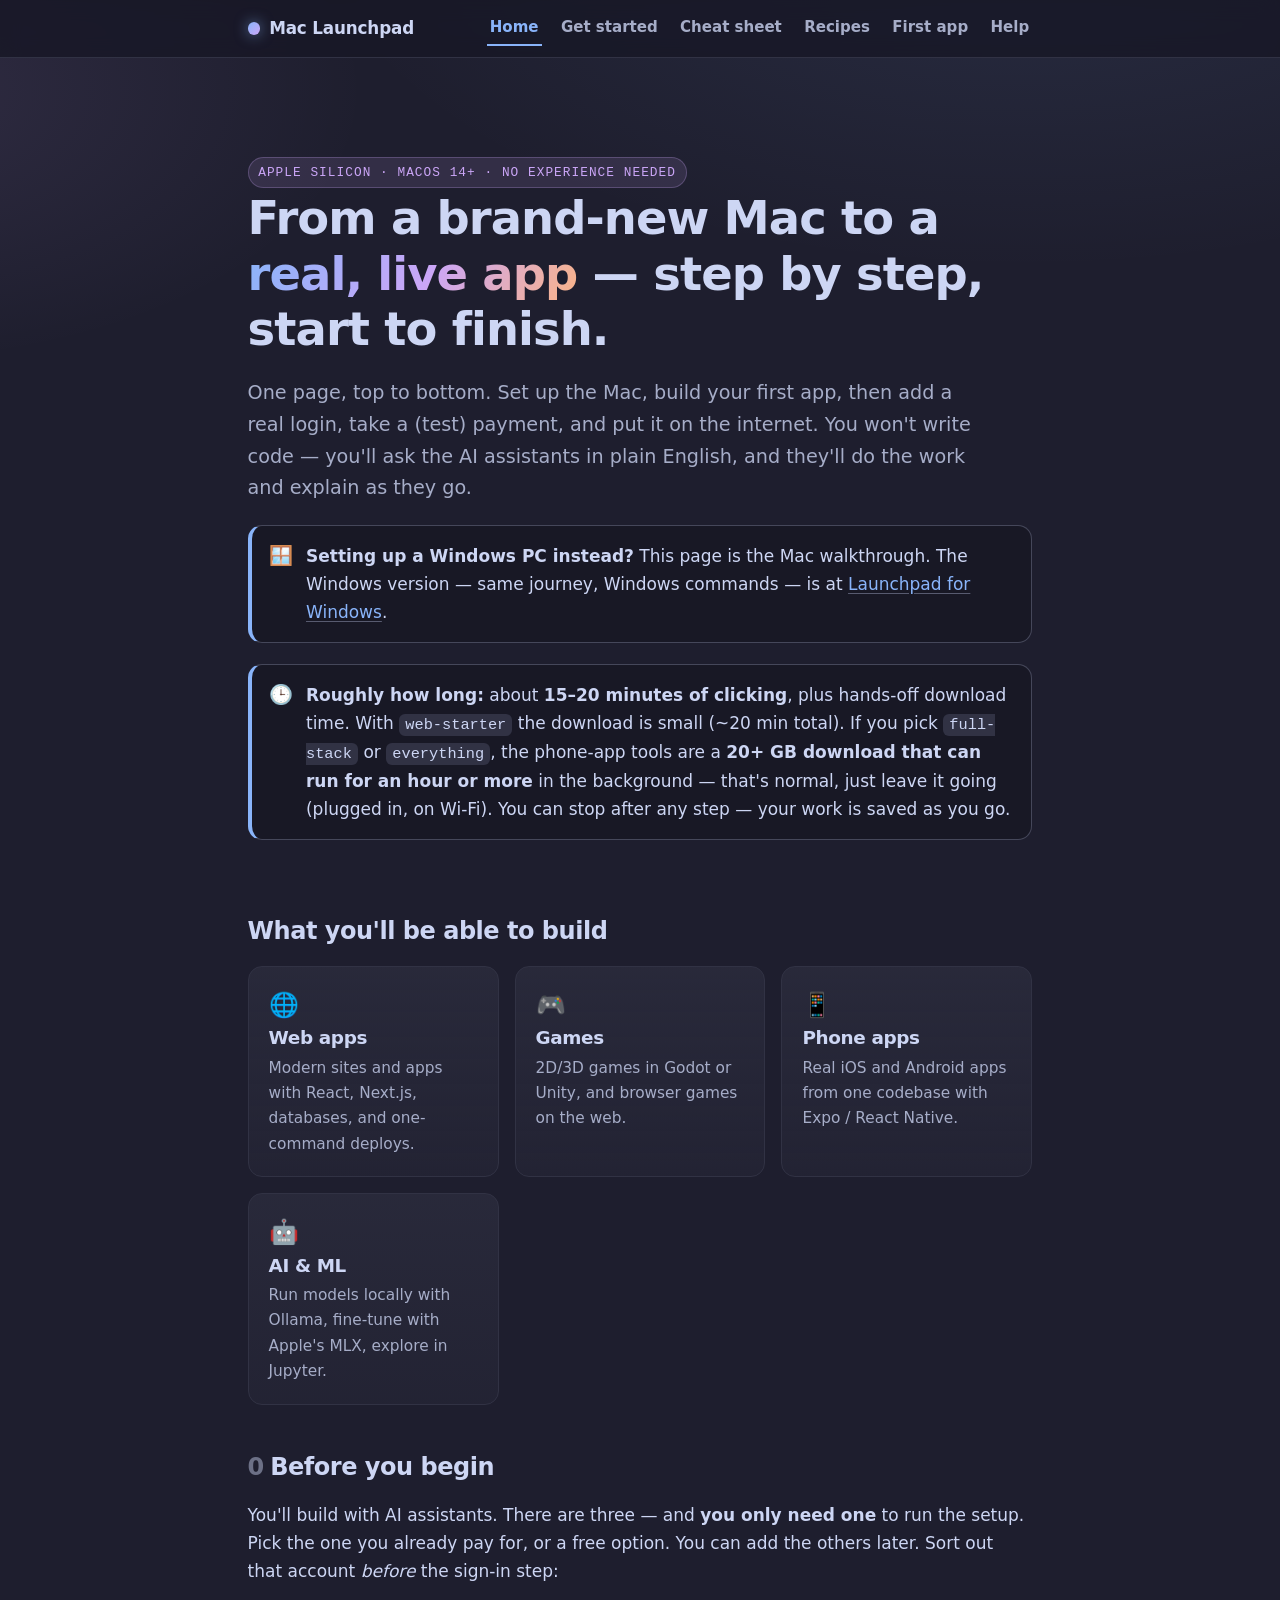
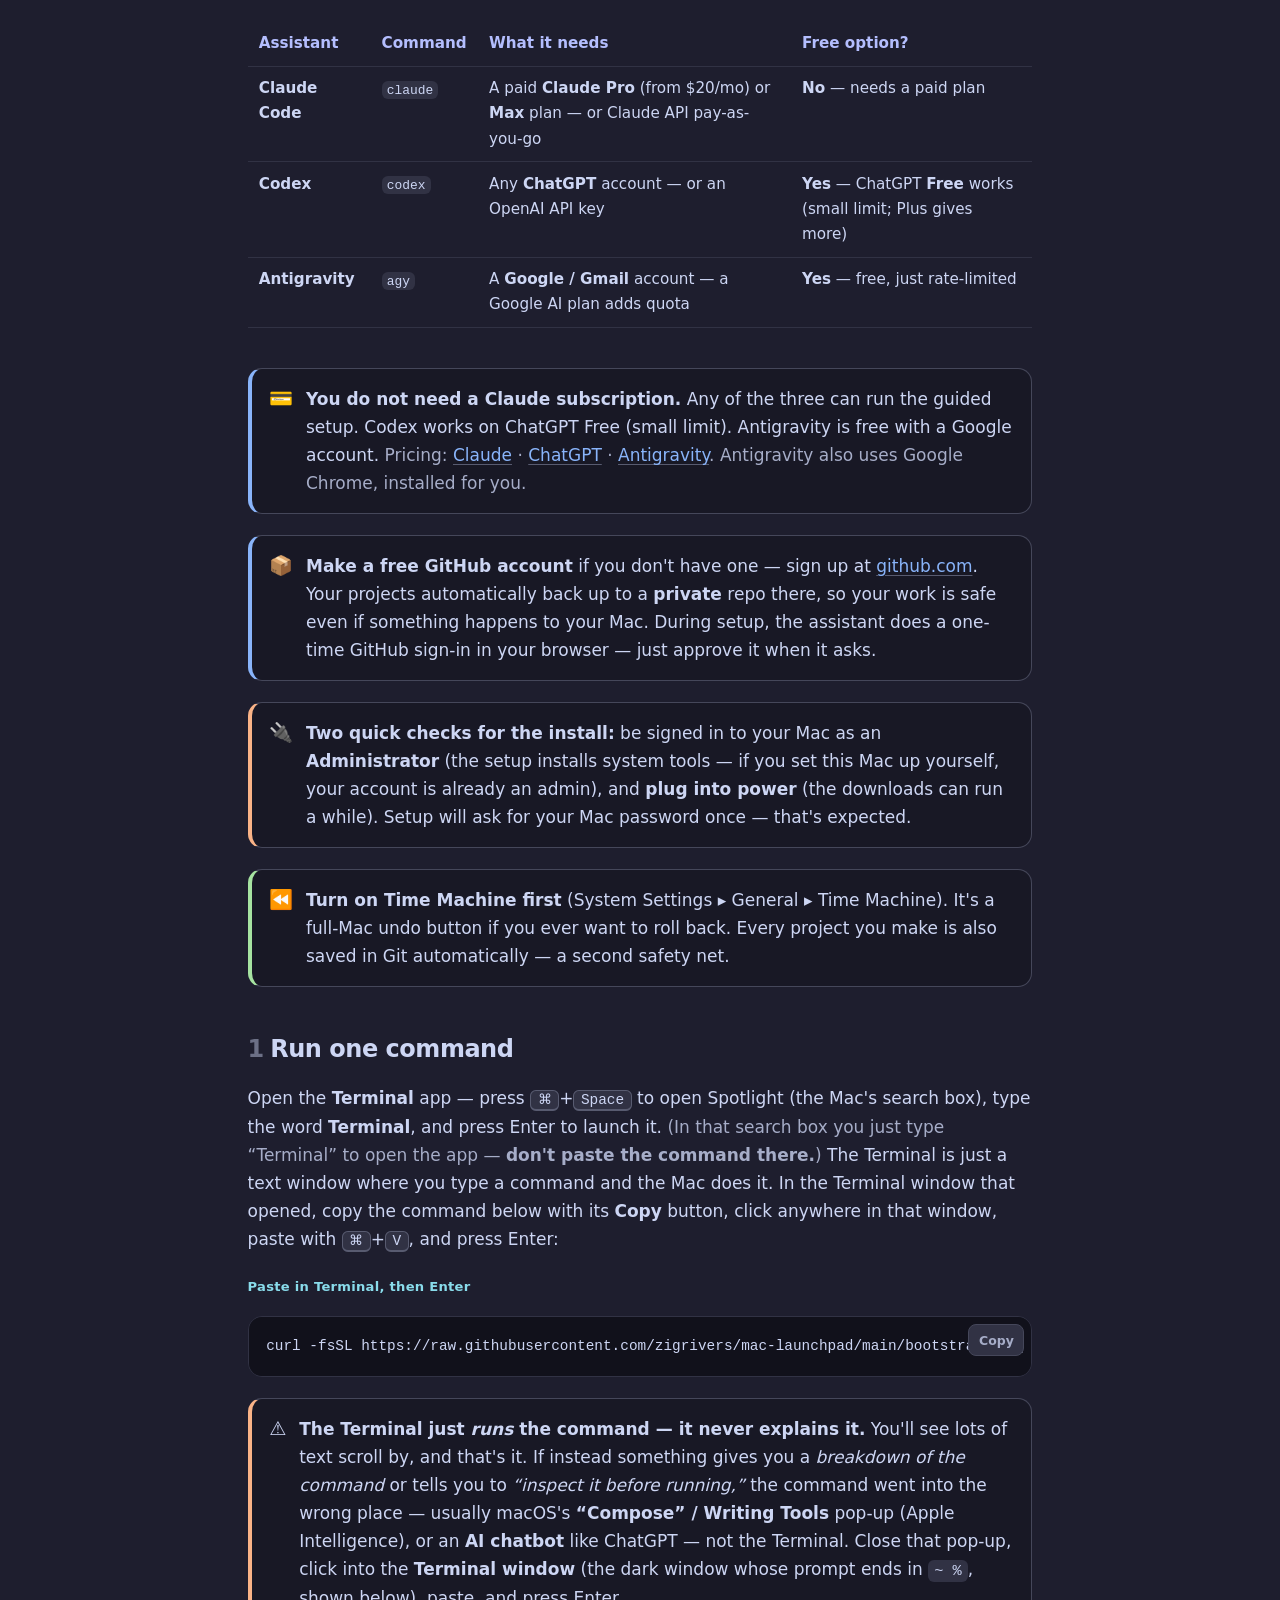
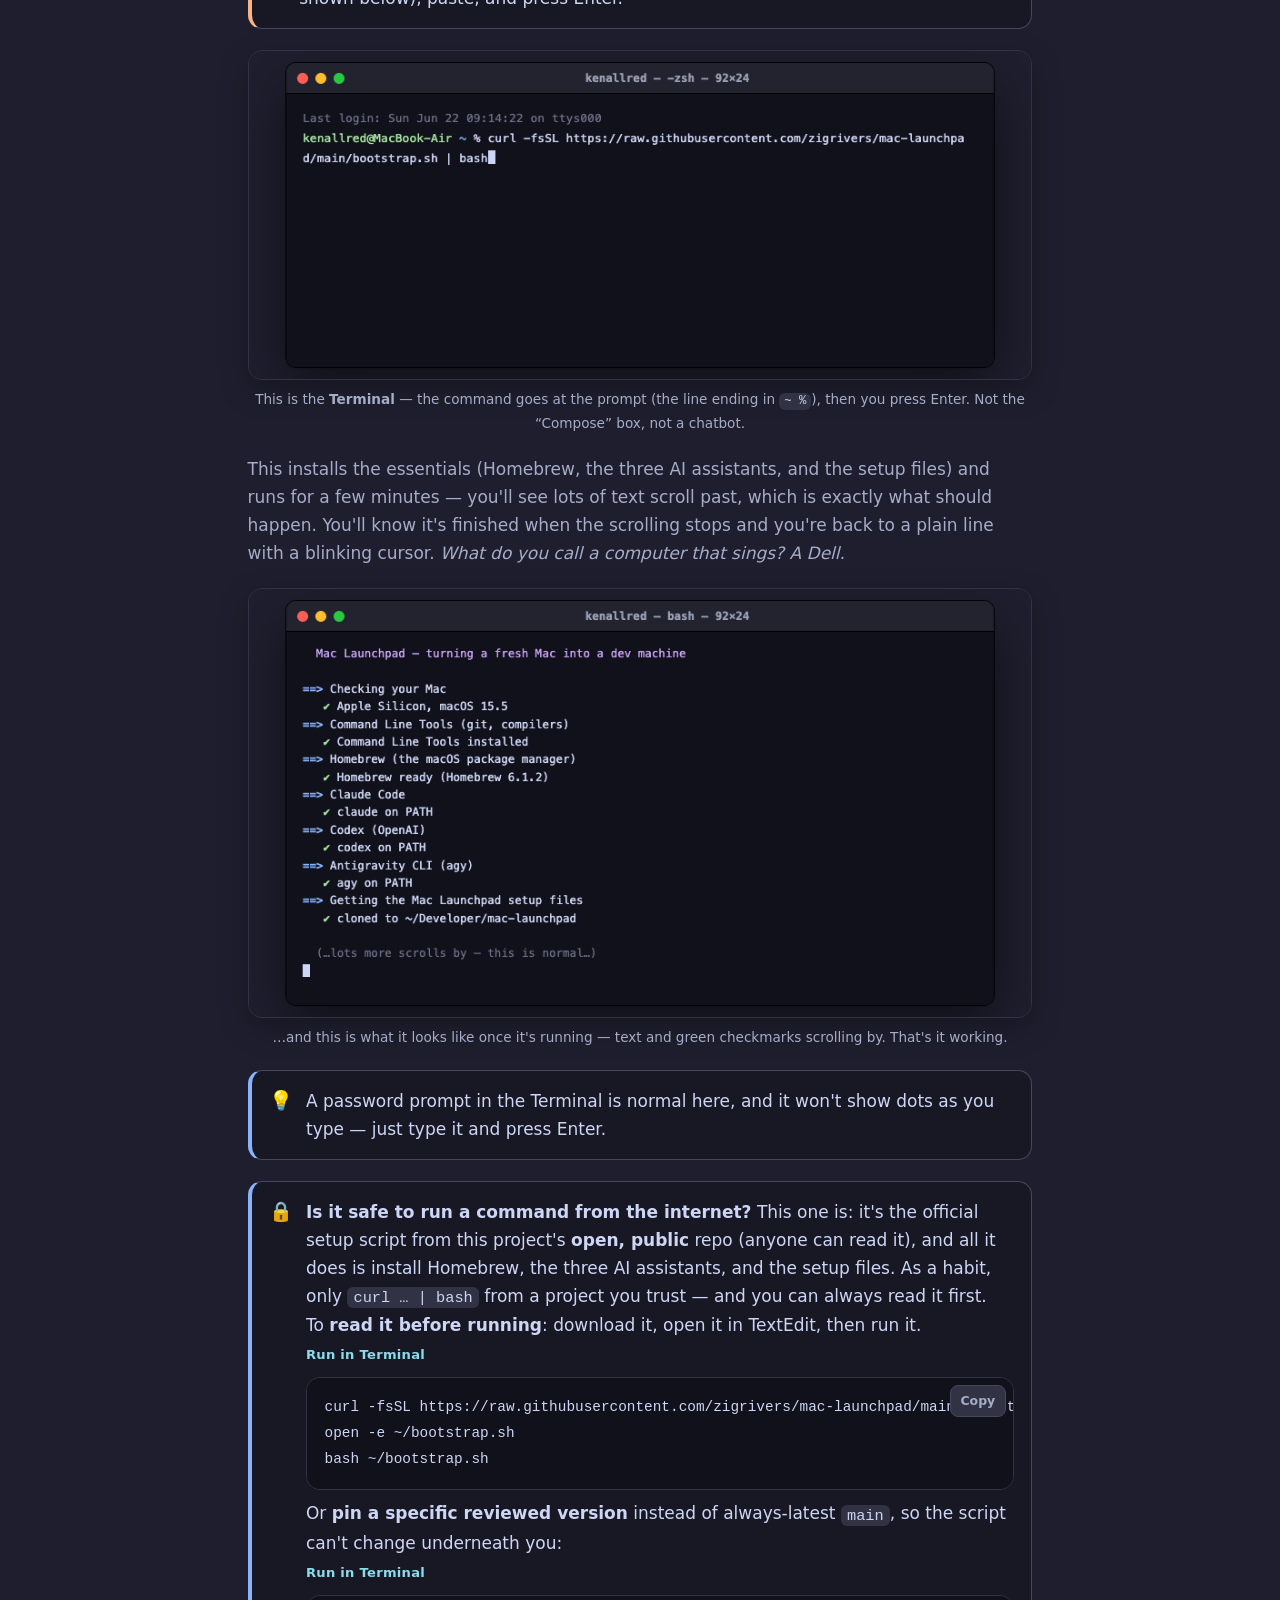
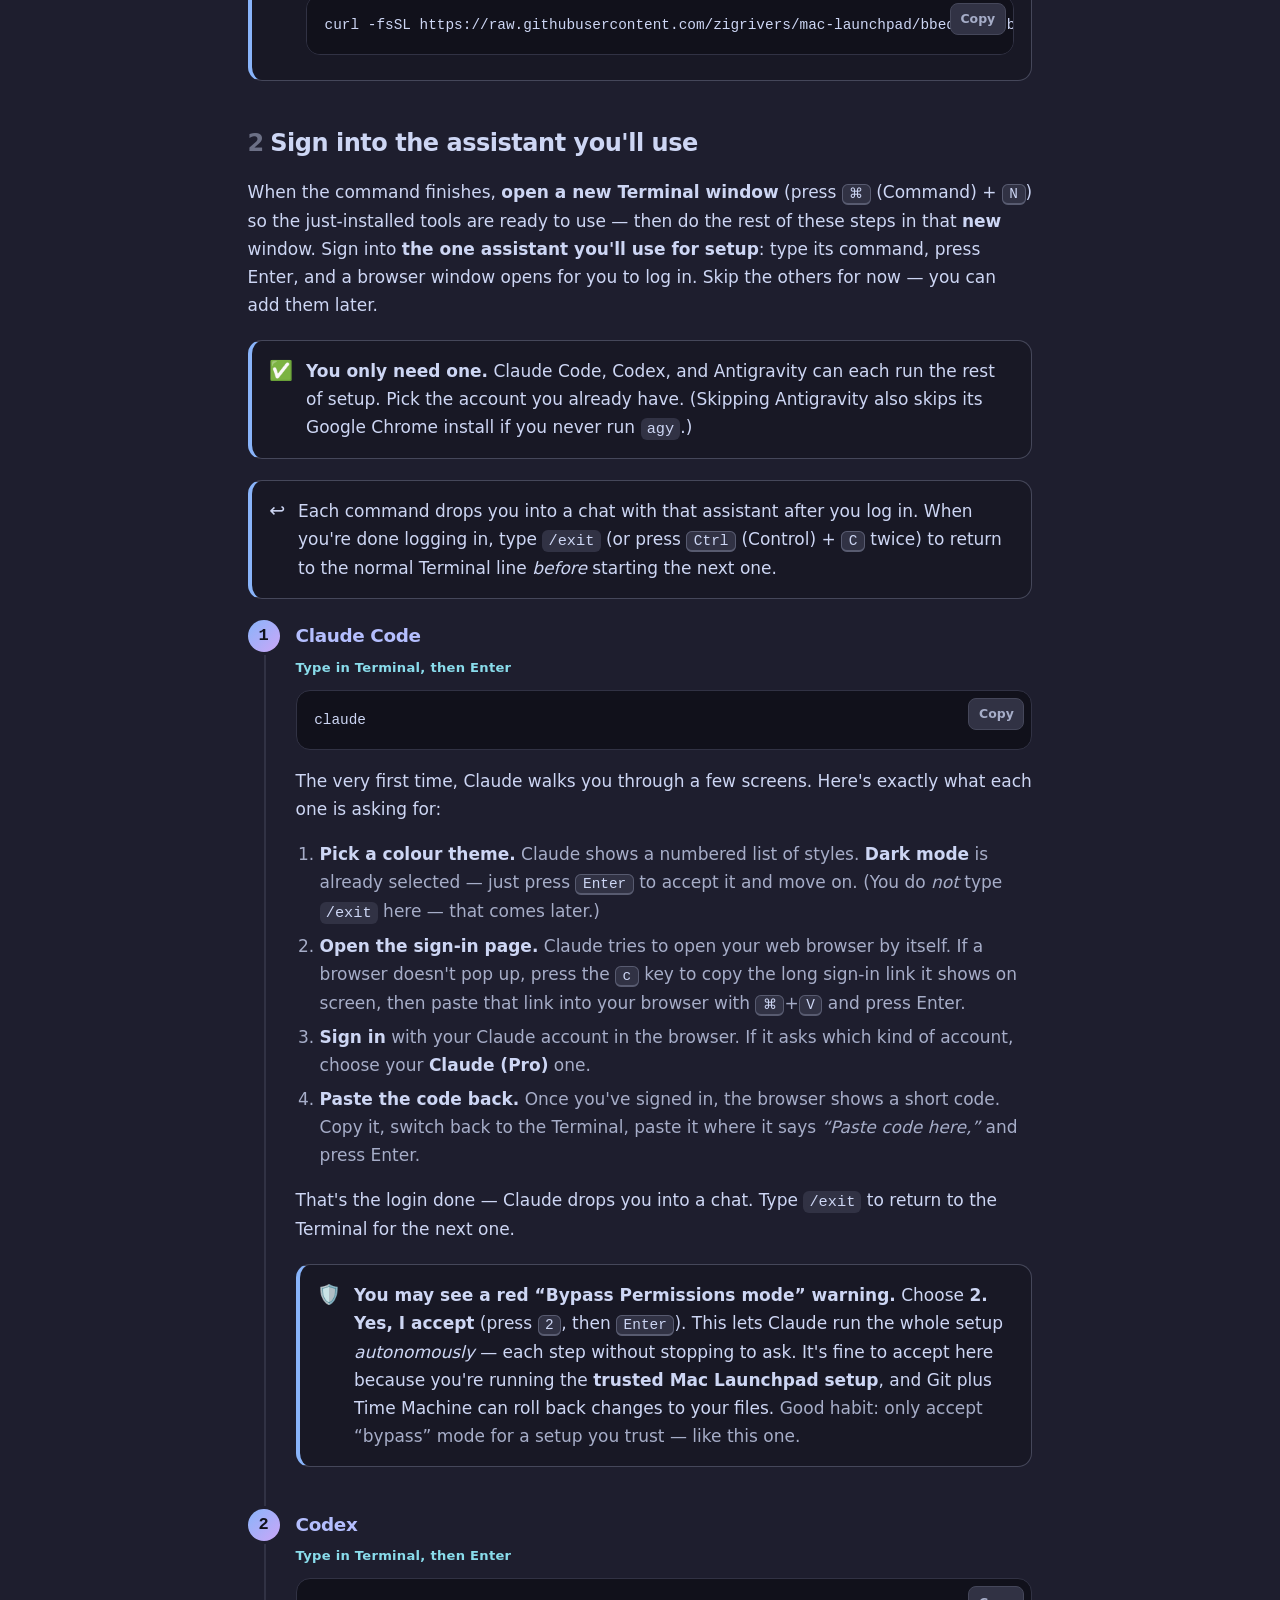
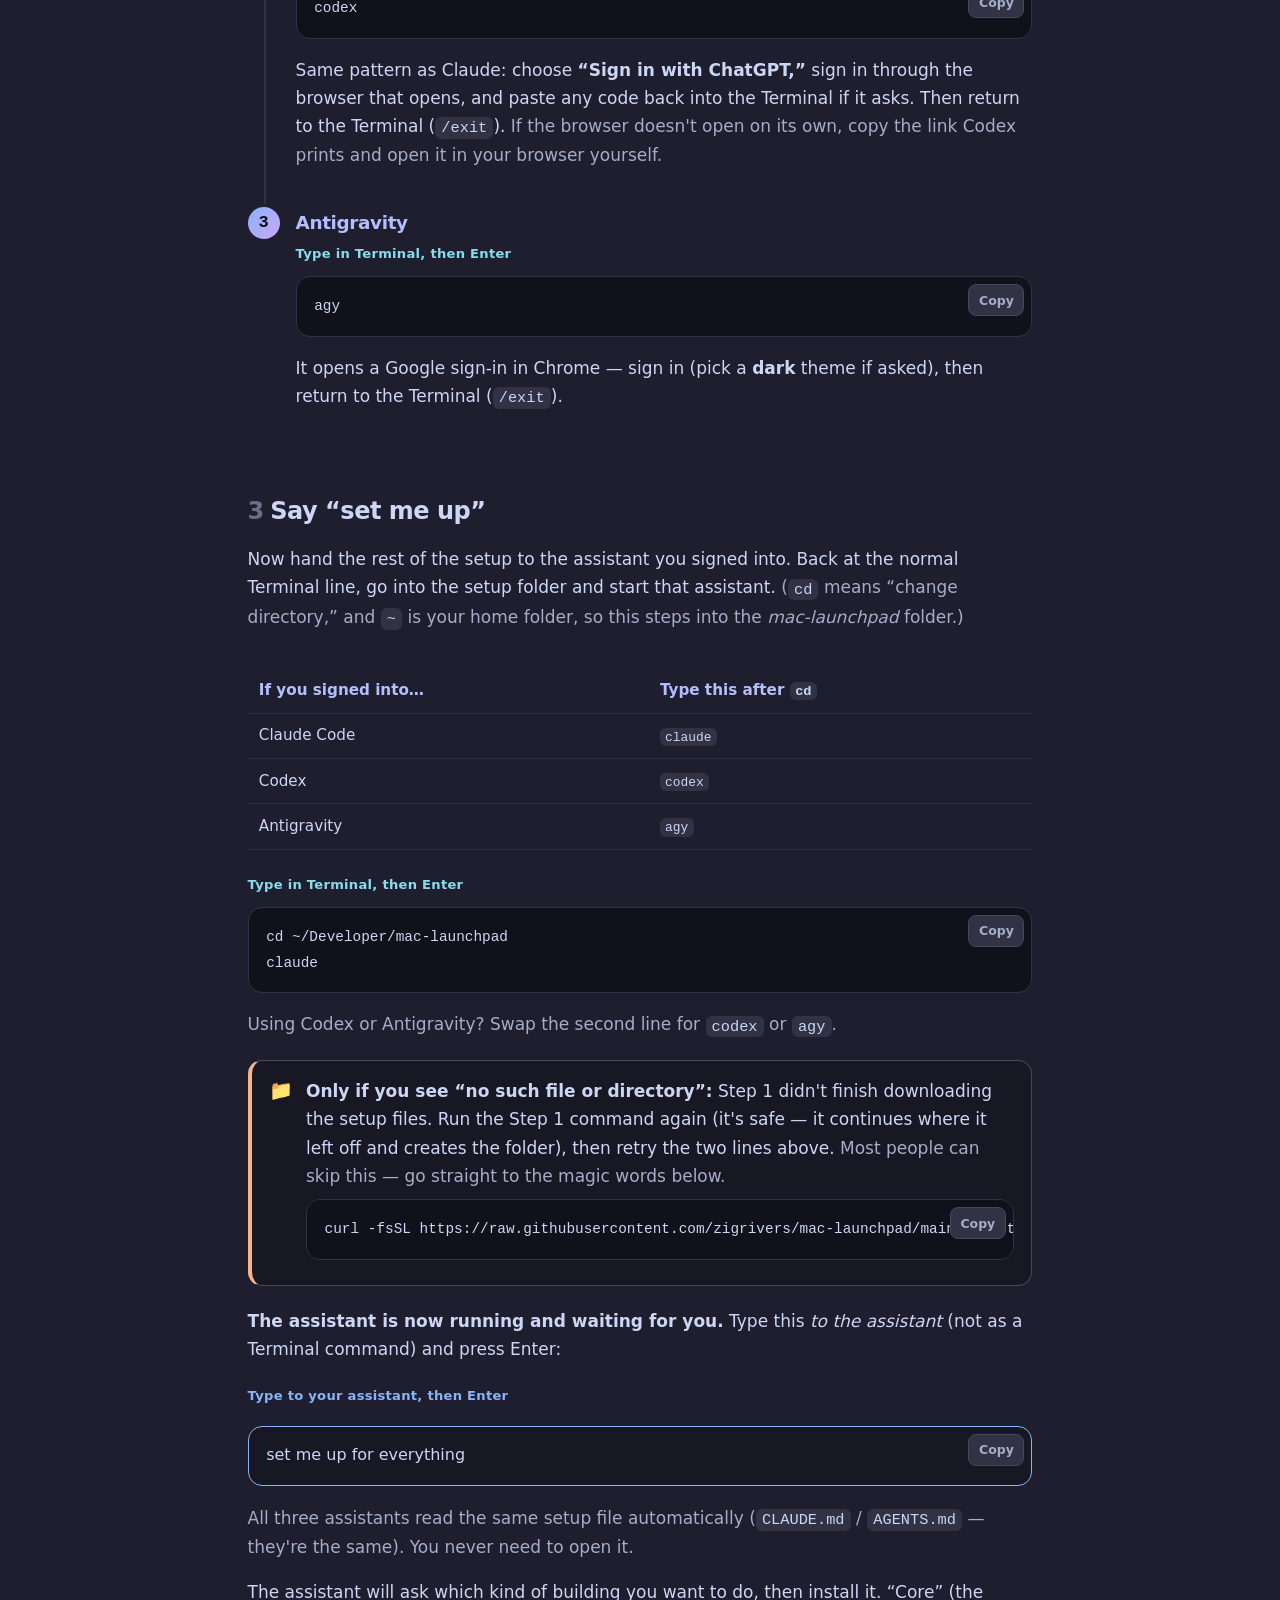
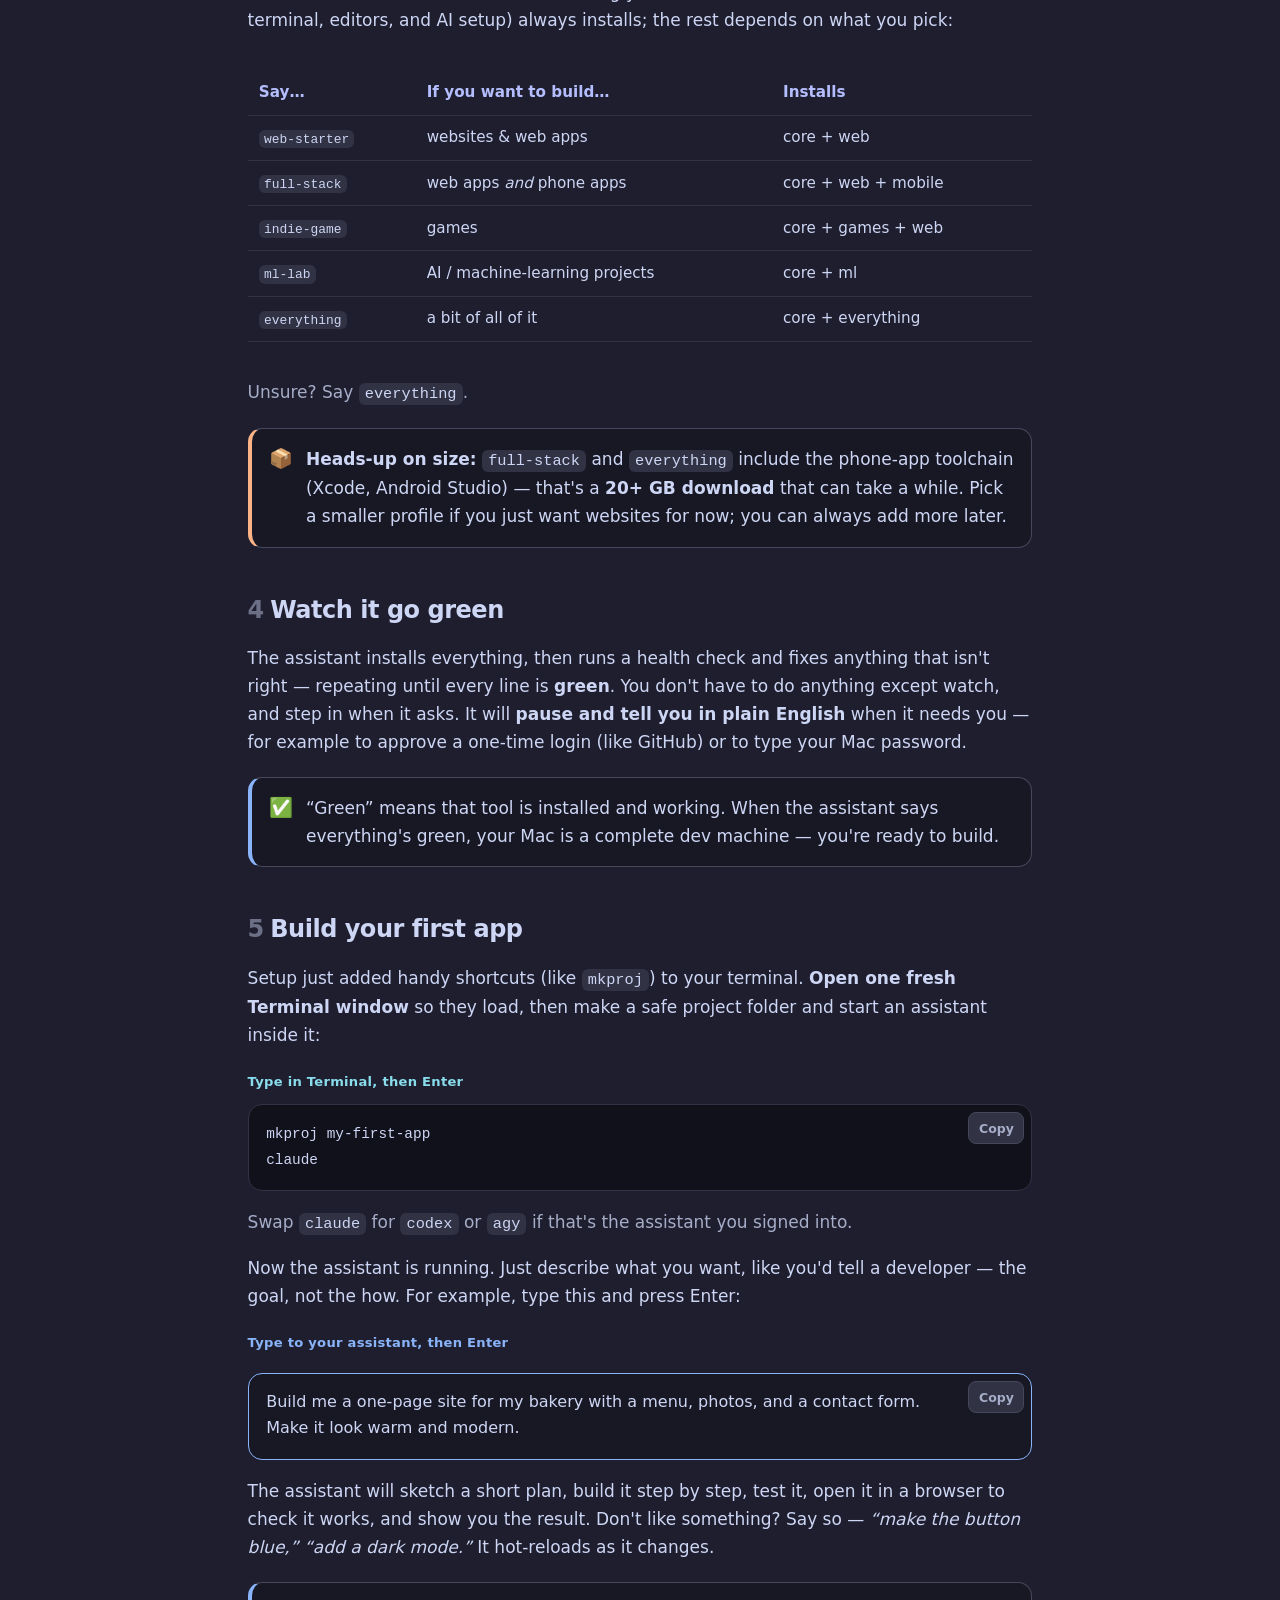
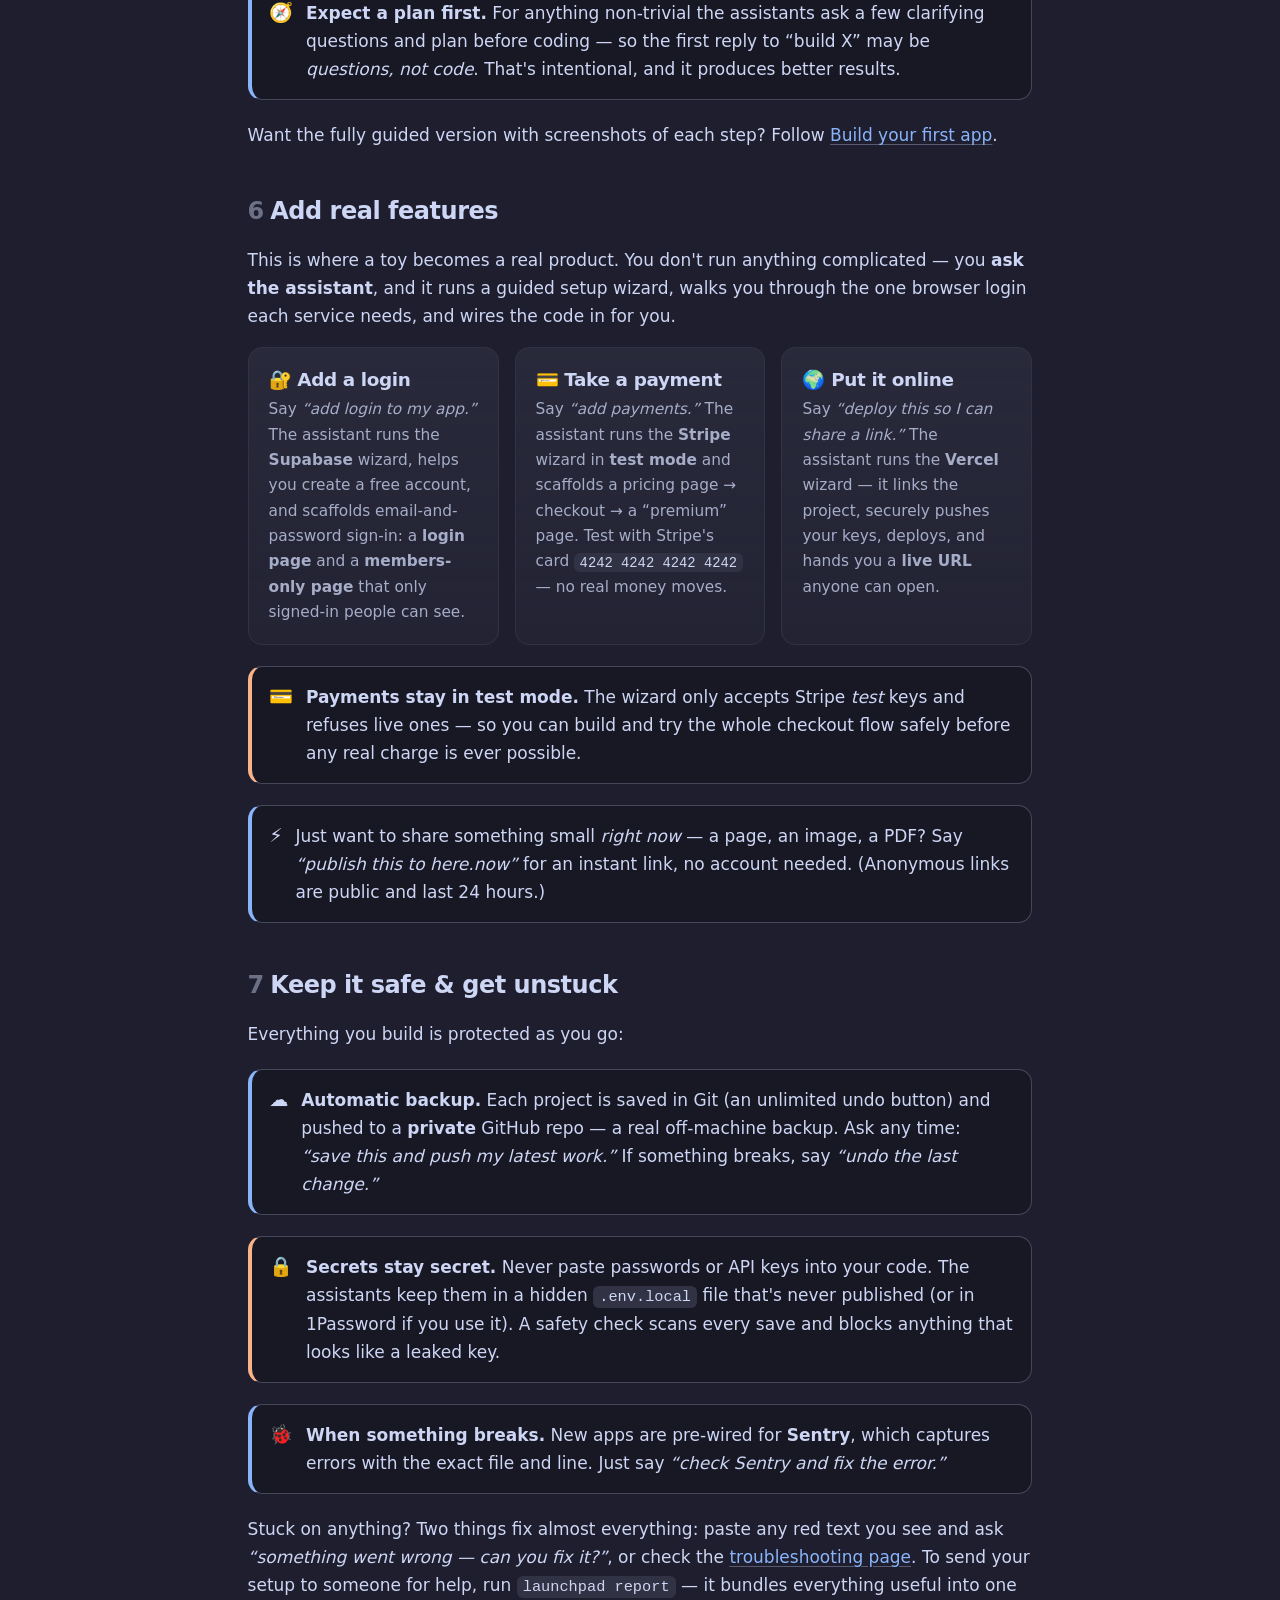
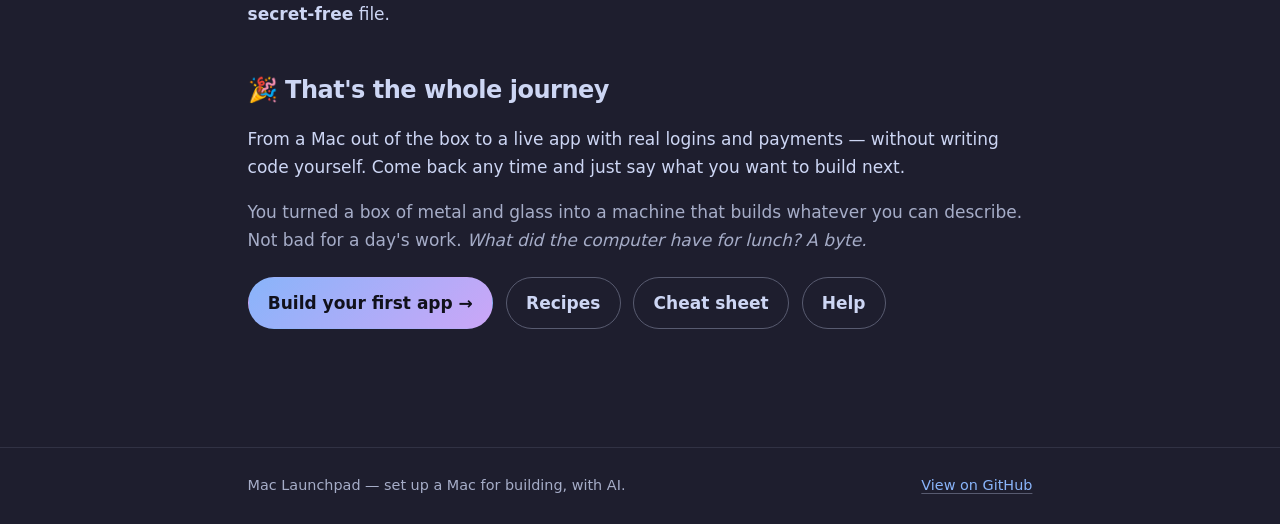
<file: docs/walkthrough.html>
<!DOCTYPE html>
<html lang="en">
<head>
<meta charset="utf-8" />
<meta http-equiv="refresh" content="0; url=index.html" />
<link rel="canonical" href="index.html" />
<title>Walkthrough — Mac Launchpad</title>
<meta name="color-scheme" content="dark" />
<meta name="theme-color" content="#1e1e2e" />
<link rel="stylesheet" href="assets/styles.css" />
<script>location.replace('index.html' + (location.hash || ''));</script>
</head>
<body>
<main id="main" style="max-width:820px;margin:0 auto;padding:3rem 1.1rem">
  <p>The complete walkthrough now lives on the home page. <a href="index.html">Continue to the guide →</a></p>
</main>
</body>
</html>
</file>
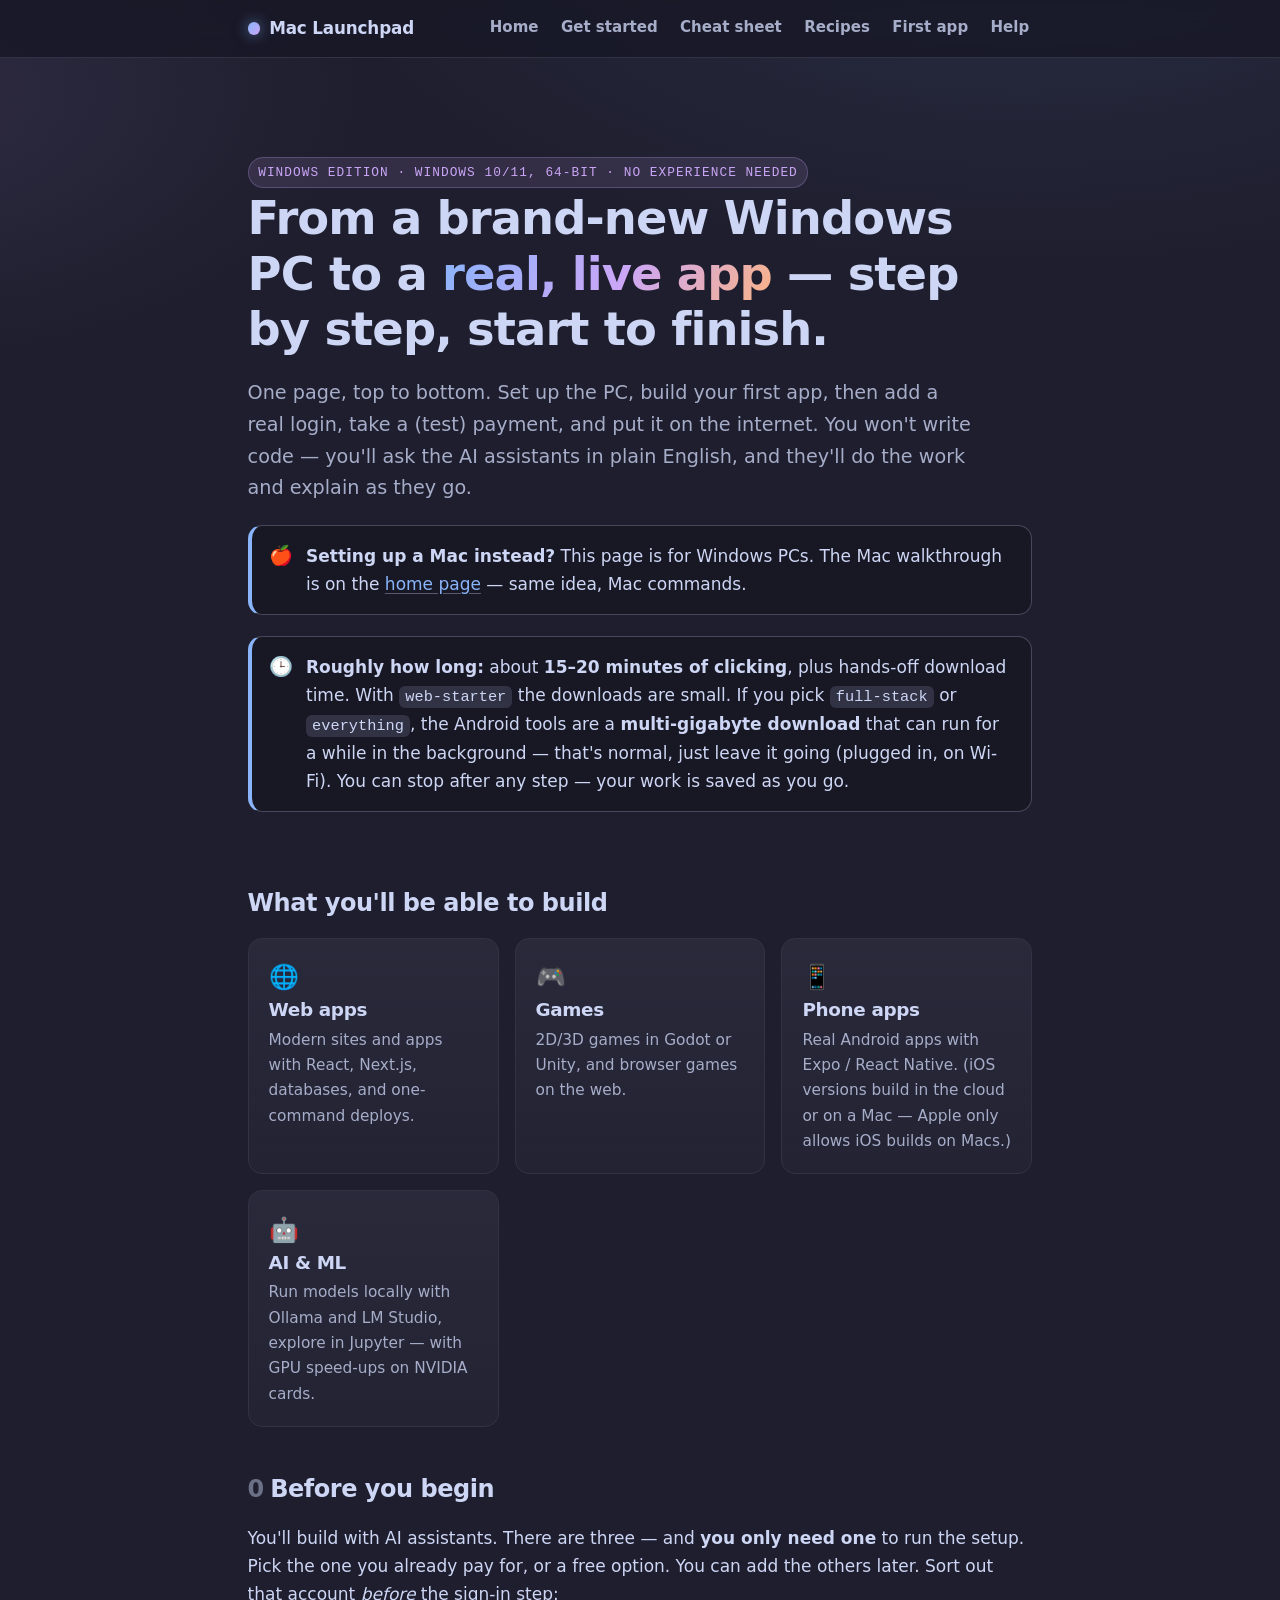
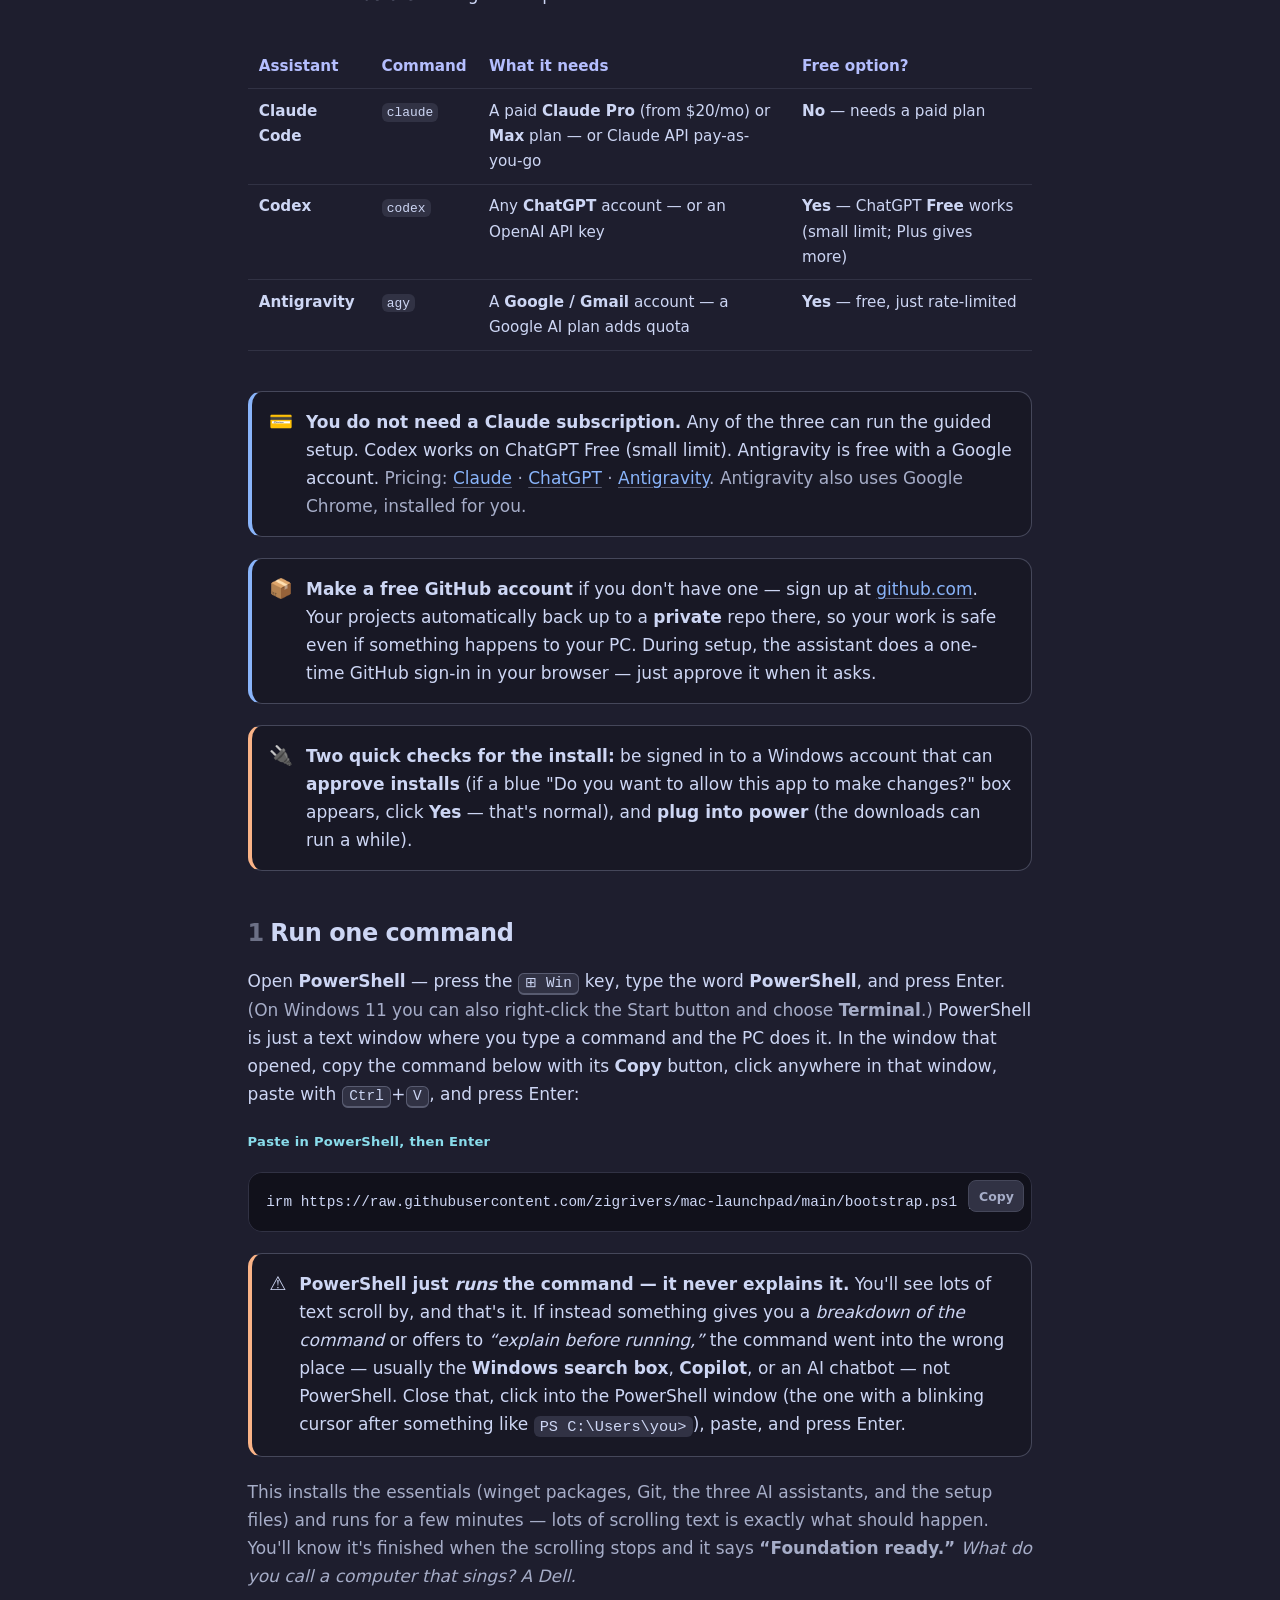
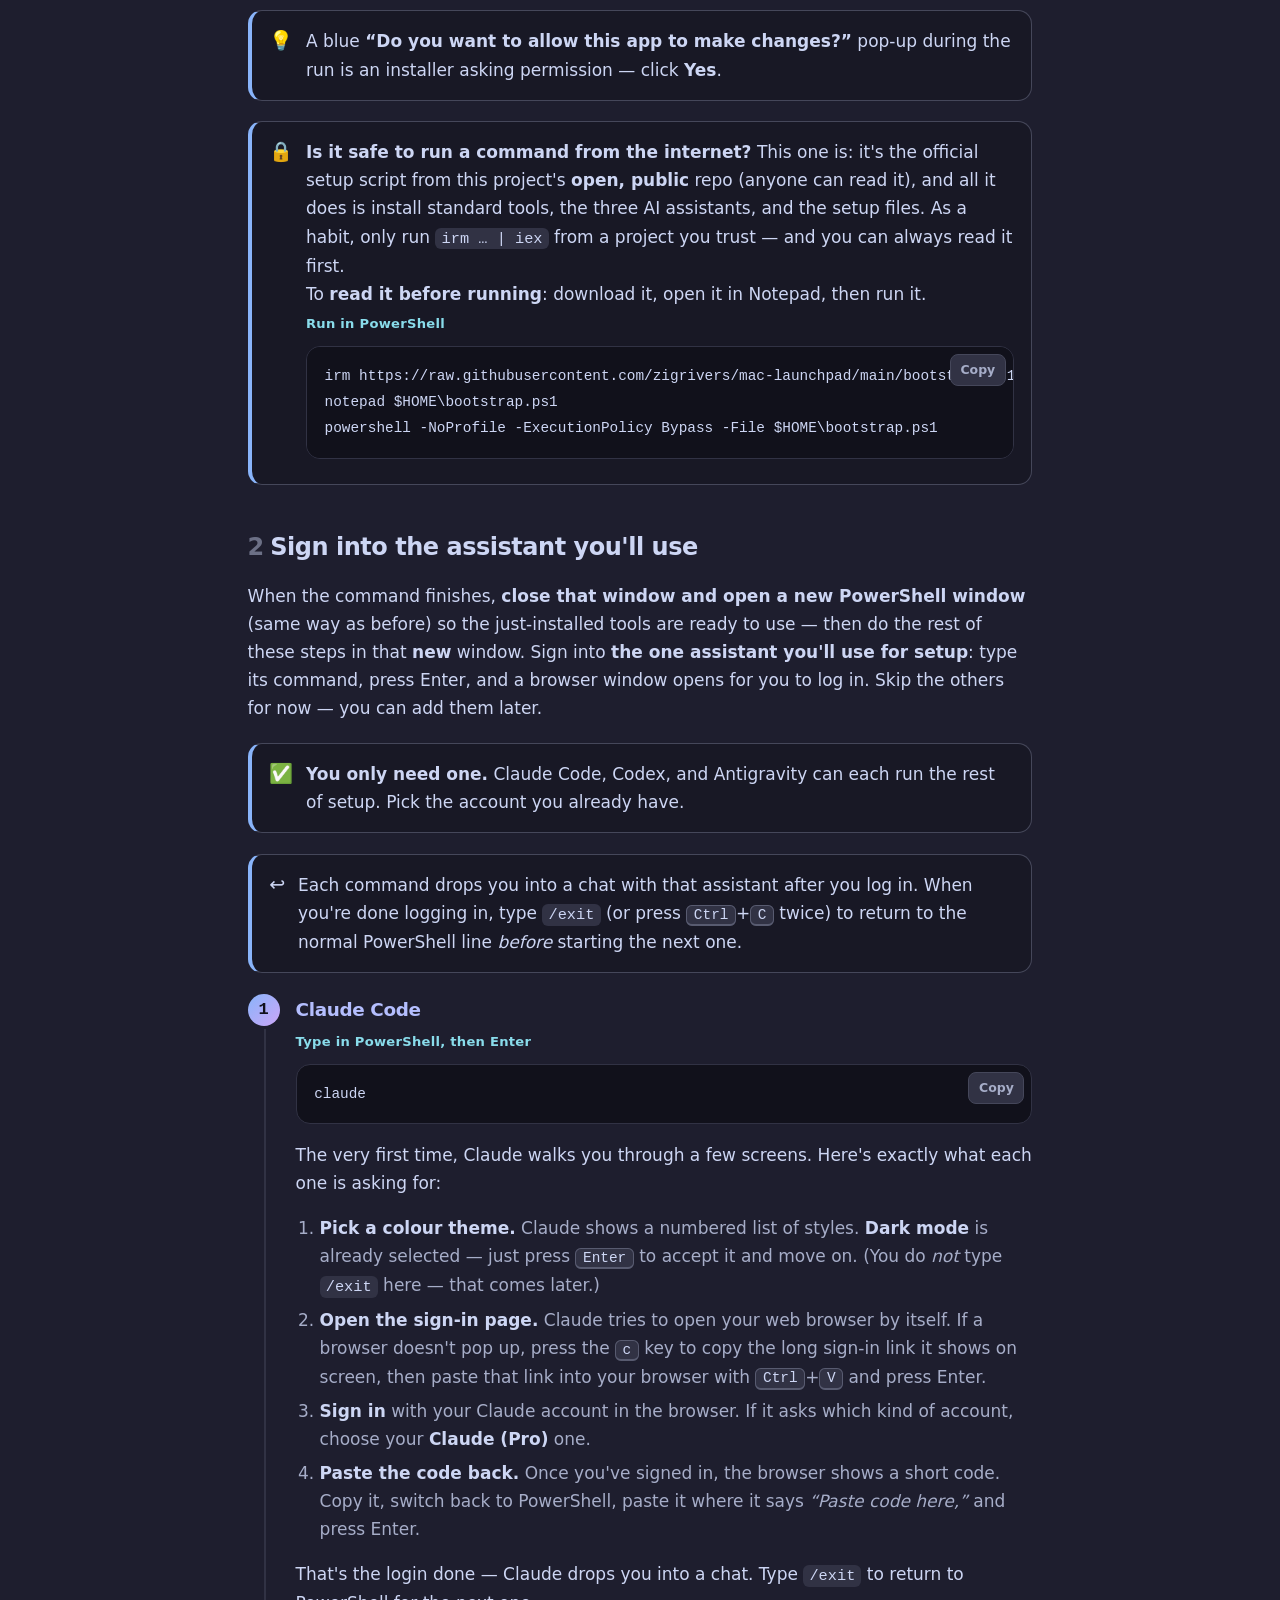
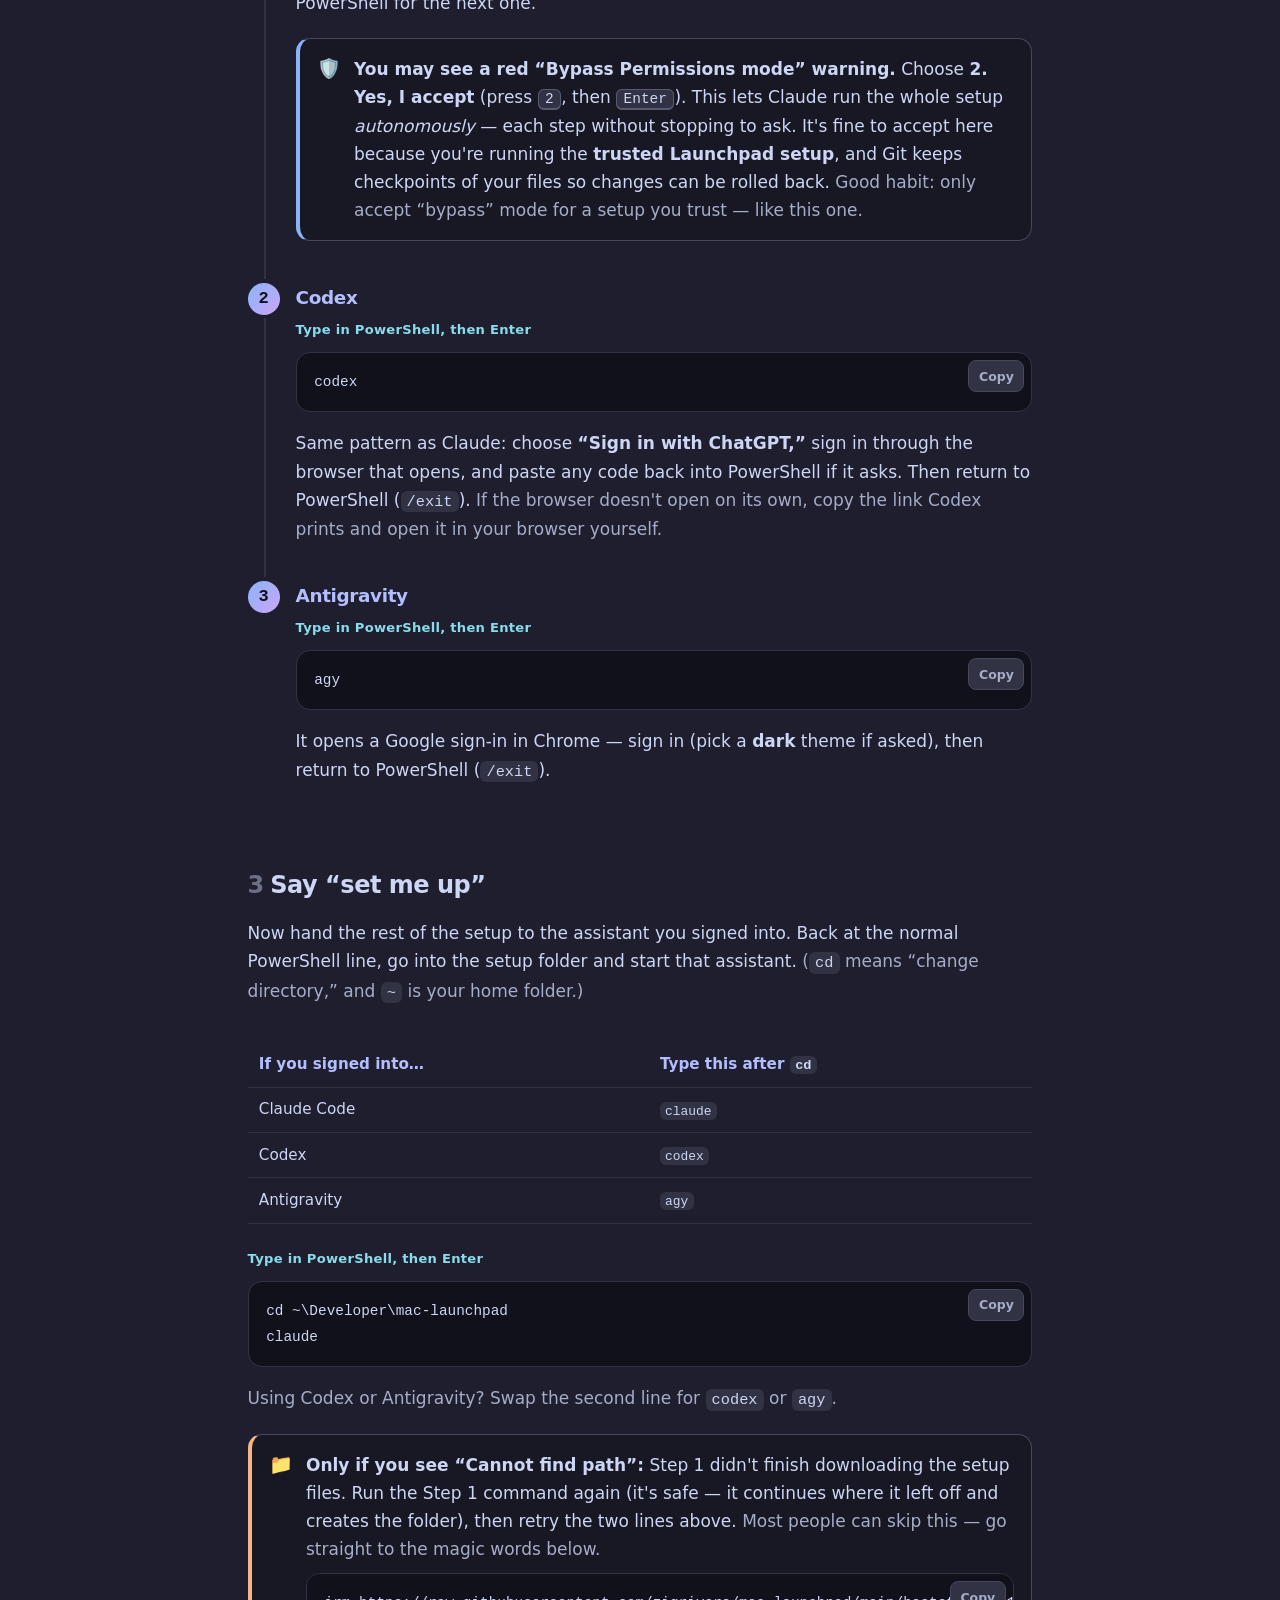
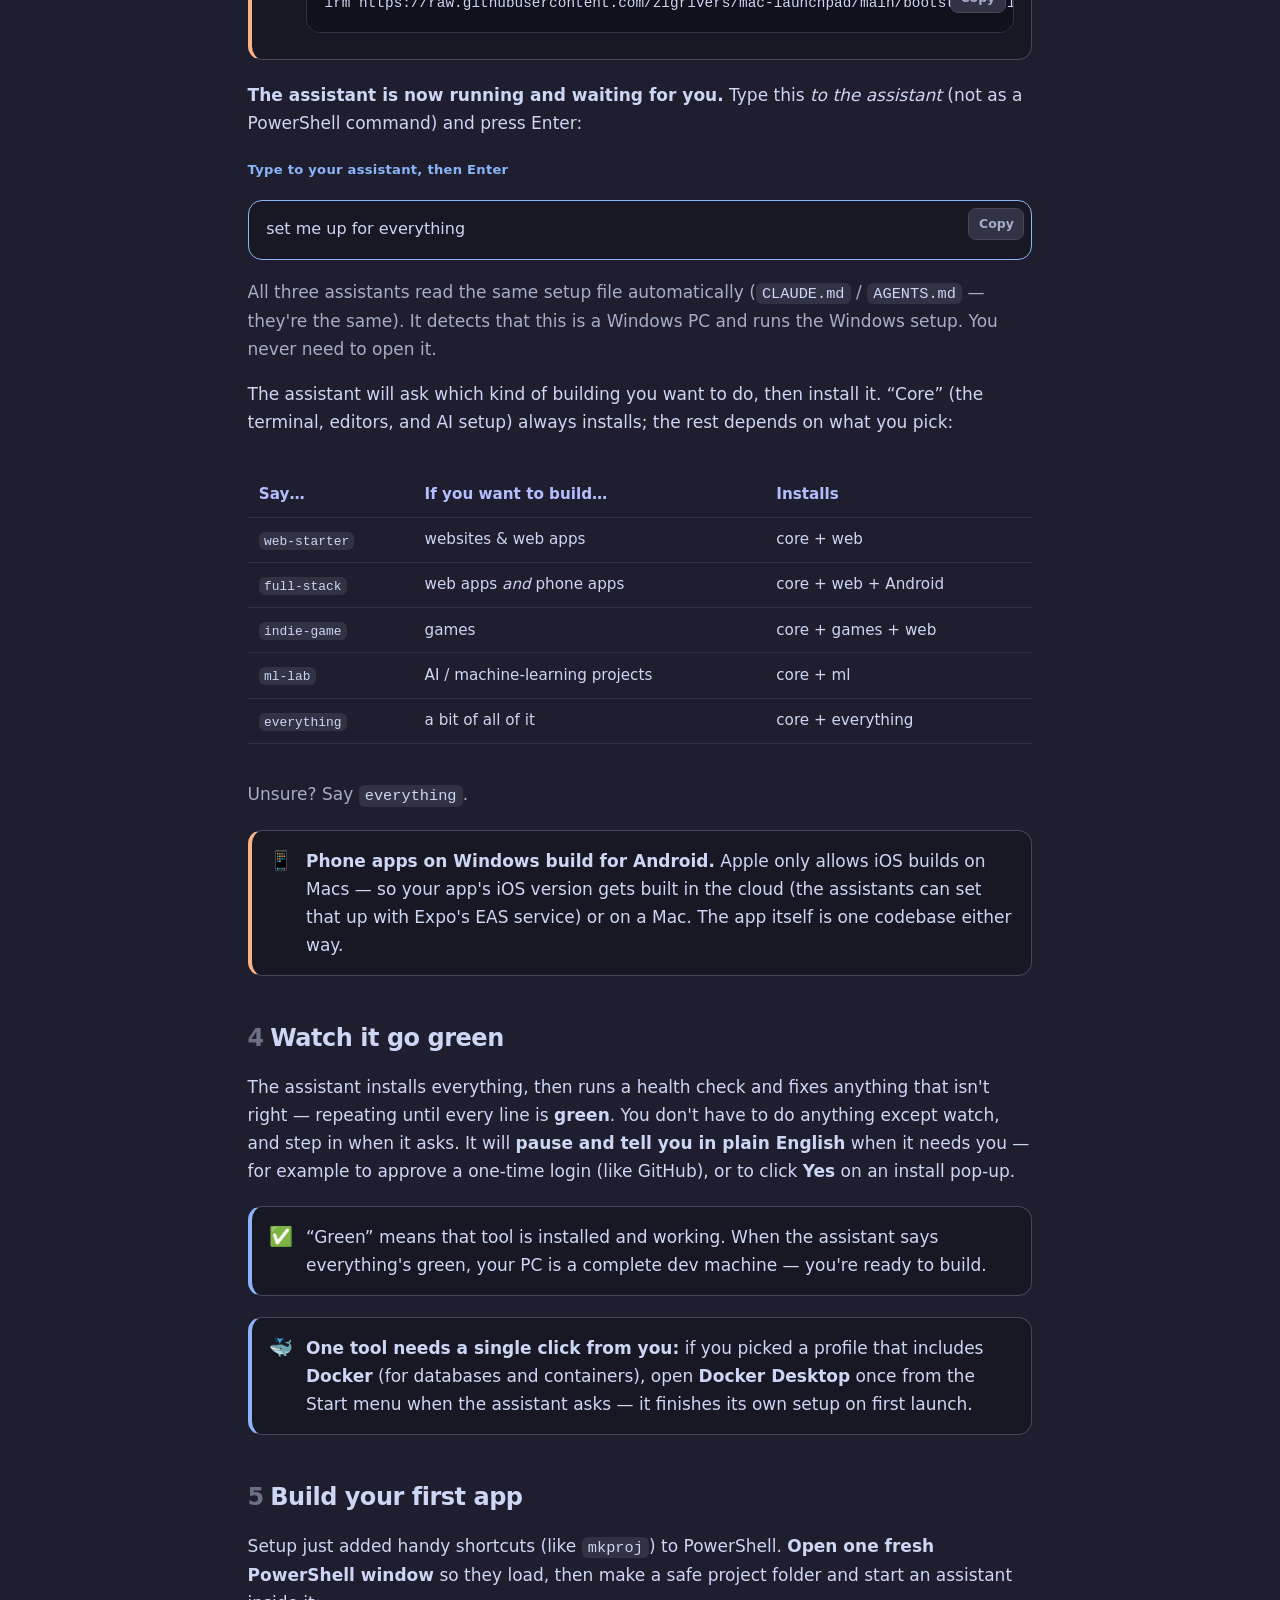
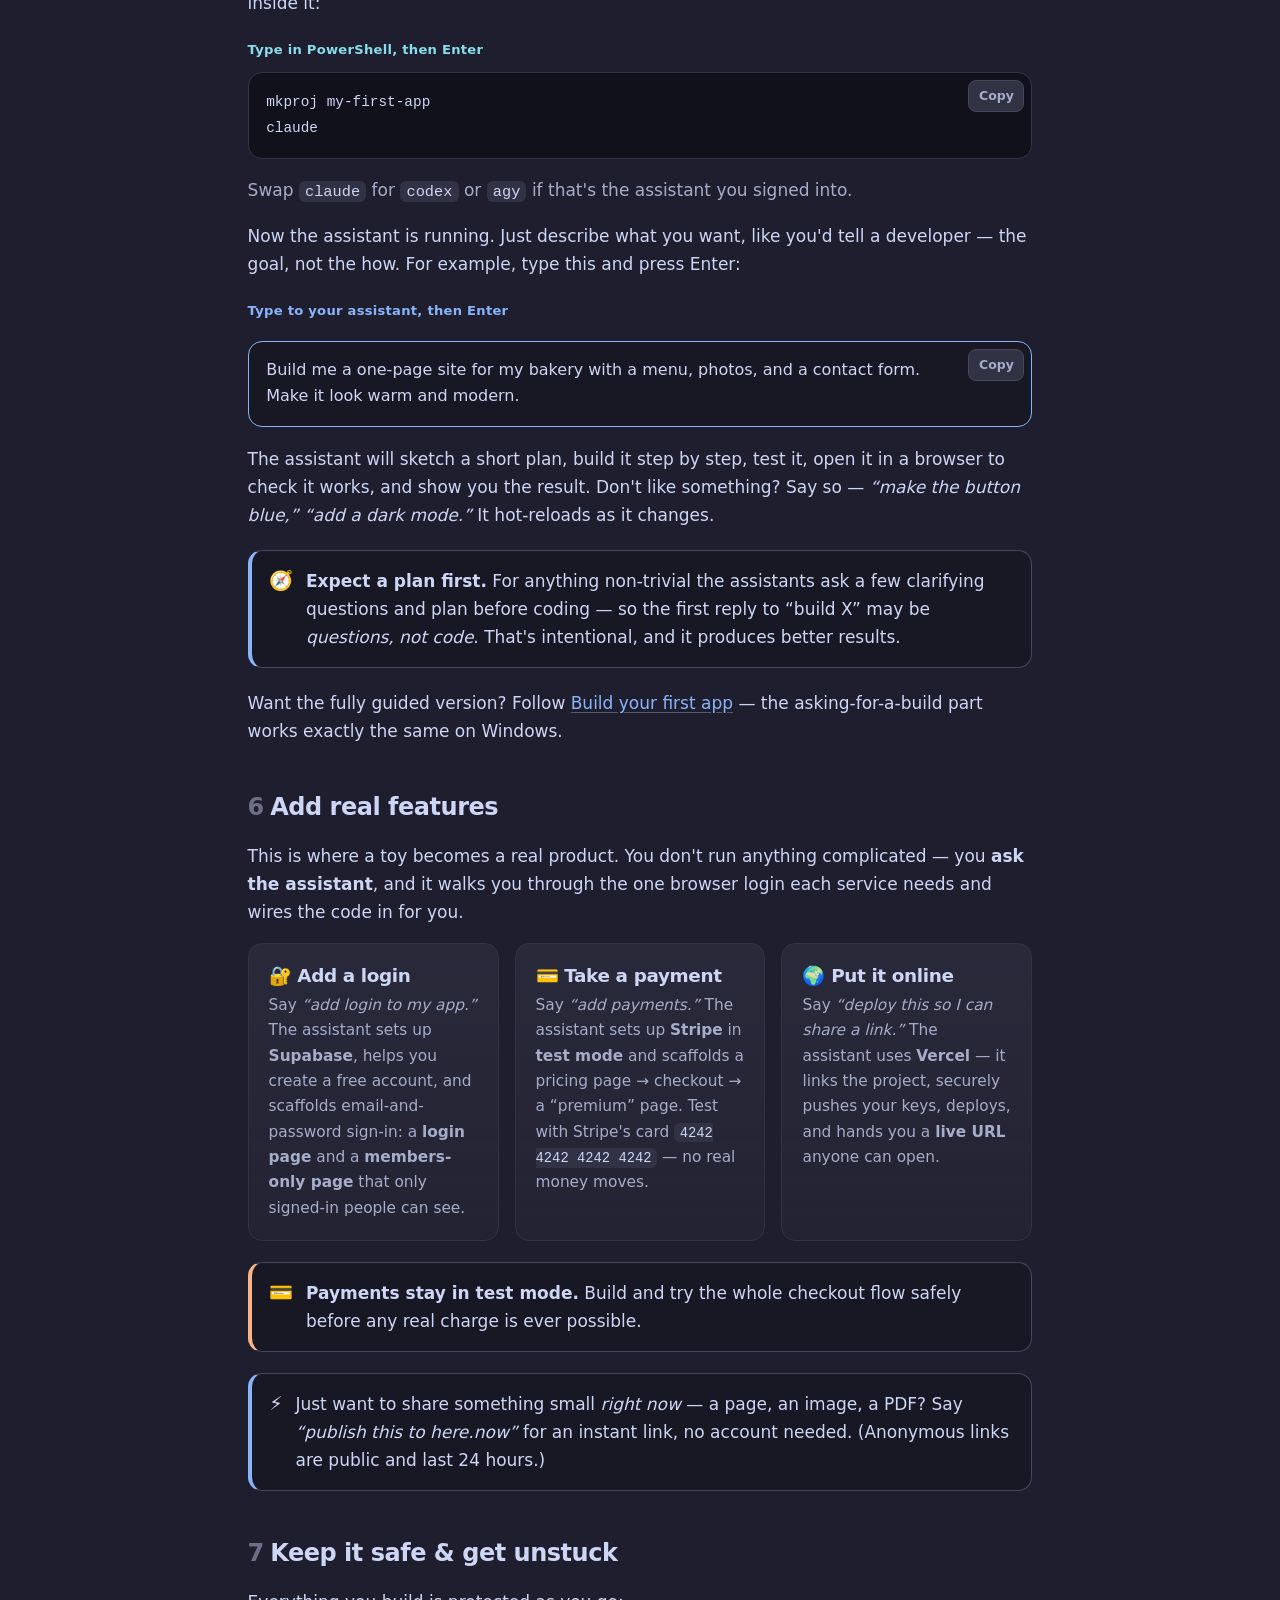
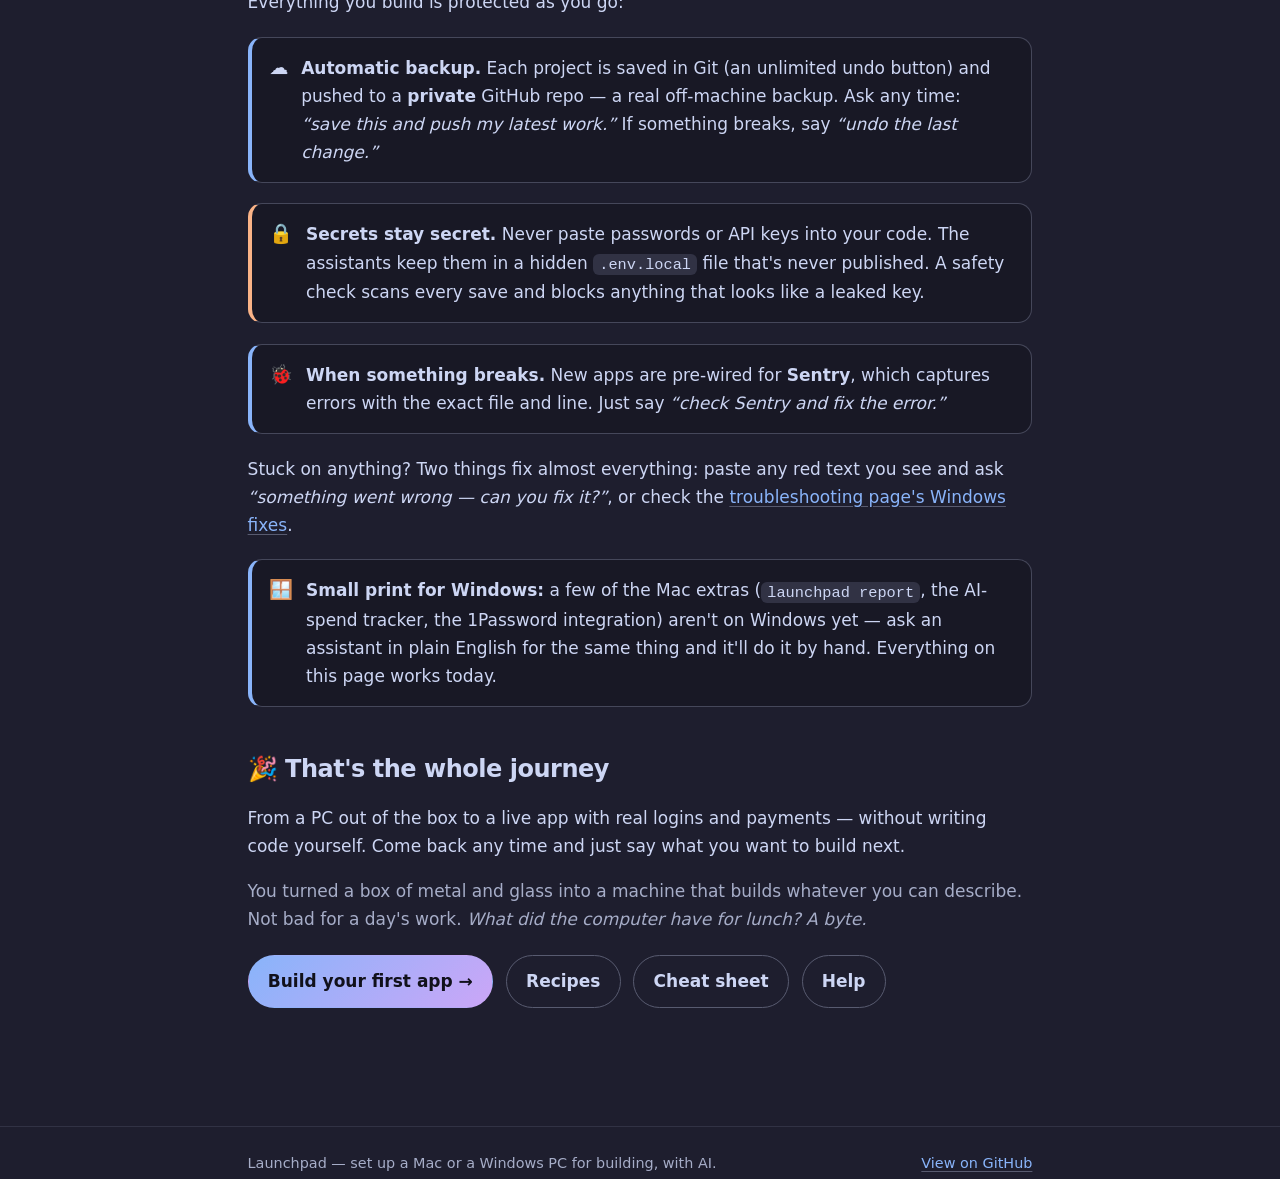
<file: docs/windows.html>
<!DOCTYPE html>
<html lang="en">
<head>
<meta charset="utf-8" />
<meta name="viewport" content="width=device-width, initial-scale=1" />
<title>Launchpad for Windows — turn a new PC into a dev machine, with AI</title>
<meta name="description" content="Run one command on a fresh Windows PC, sign into Claude Code, Codex, or Antigravity, and say 'set me up'. Launchpad configures everything you need to build web apps, games, Android apps, and AI projects." />
<meta name="color-scheme" content="dark" />
<meta name="theme-color" content="#1e1e2e" />
<link rel="stylesheet" href="assets/styles.css" />
</head>
<body>
<a class="skip" href="#main">Skip to content</a>
<header class="site-header">
  <nav class="nav" aria-label="Primary">
    <a class="brand" href="index.html"><span class="dot" aria-hidden="true"></span> Mac Launchpad</a>
    <div class="nav-links">
      <a href="index.html">Home</a>
      <a href="getting-started.html">Get started</a>
      <a href="cheatsheet.html">Cheat sheet</a>
      <a href="recipes.html">Recipes</a>
      <a href="first-app.html">First app</a>
      <a href="troubleshooting.html">Help</a>
    </div>
  </nav>
</header>

<main id="main">
  <section class="hero">
    <span class="eyebrow">Windows edition · Windows 10/11, 64-bit · no experience needed</span>
    <h1>From a brand-new Windows PC to a <span class="gradient">real, live app</span> — step by step, start to finish.</h1>
    <p class="lede">One page, top to bottom. Set up the PC, build your first app, then add a real login, take a (test) payment, and put it on the internet. You won't write code — you'll ask the AI assistants in plain English, and they'll do the work and explain as they go.</p>
    <div class="callout note"><div class="ico" aria-hidden="true">🍎</div><p><strong>Setting up a Mac instead?</strong> This page is for Windows PCs. The Mac walkthrough is on the <a href="index.html">home page</a> — same idea, Mac commands.</p></div>
    <div class="callout note"><div class="ico" aria-hidden="true">🕒</div><p><strong>Roughly how long:</strong> about <strong>15–20 minutes of clicking</strong>, plus hands-off download time. With <code>web-starter</code> the downloads are small. If you pick <code>full-stack</code> or <code>everything</code>, the Android tools are a <strong>multi-gigabyte download</strong> that can run for a while in the background — that's normal, just leave it going (plugged in, on Wi-Fi). You can stop after any step — your work is saved as you go.</p></div>
  </section>

  <section>
    <h2>What you'll be able to build</h2>
    <div class="grid">
      <div class="card"><div class="ico">🌐</div><h3>Web apps</h3><p>Modern sites and apps with React, Next.js, databases, and one-command deploys.</p></div>
      <div class="card"><div class="ico">🎮</div><h3>Games</h3><p>2D/3D games in Godot or Unity, and browser games on the web.</p></div>
      <div class="card"><div class="ico">📱</div><h3>Phone apps</h3><p>Real Android apps with Expo / React Native. (iOS versions build in the cloud or on a Mac — Apple only allows iOS builds on Macs.)</p></div>
      <div class="card"><div class="ico">🤖</div><h3>AI &amp; ML</h3><p>Run models locally with Ollama and LM Studio, explore in Jupyter — with GPU speed-ups on NVIDIA cards.</p></div>
    </div>
  </section>

  <section>
    <h2><span class="num">0</span>Before you begin</h2>
    <p>You'll build with AI assistants. There are three — and <strong>you only need one</strong> to run the setup. Pick the one you already pay for, or a free option. You can add the others later. Sort out that account <em>before</em> the sign-in step:</p>
    <div class="table-wrap">
    <table>
      <thead><tr><th>Assistant</th><th>Command</th><th>What it needs</th><th>Free option?</th></tr></thead>
      <tbody>
        <tr><td><strong>Claude Code</strong></td><td><code>claude</code></td><td>A paid <strong>Claude Pro</strong> (from $20/mo) or <strong>Max</strong> plan — or Claude API pay-as-you-go</td><td><strong>No</strong> — needs a paid plan</td></tr>
        <tr><td><strong>Codex</strong></td><td><code>codex</code></td><td>Any <strong>ChatGPT</strong> account — or an OpenAI API key</td><td><strong>Yes</strong> — ChatGPT <strong>Free</strong> works (small limit; Plus gives more)</td></tr>
        <tr><td><strong>Antigravity</strong></td><td><code>agy</code></td><td>A <strong>Google / Gmail</strong> account — a Google AI plan adds quota</td><td><strong>Yes</strong> — free, just rate-limited</td></tr>
      </tbody>
    </table>
    </div>
    <div class="callout note"><div class="ico" aria-hidden="true">💳</div><p><strong>You do not need a Claude subscription.</strong> Any of the three can run the guided setup. Codex works on ChatGPT Free (small limit). Antigravity is free with a Google account. <span class="muted">Pricing: <a href="https://claude.com/pricing" target="_blank" rel="noopener noreferrer">Claude</a> · <a href="https://openai.com/chatgpt/pricing/" target="_blank" rel="noopener noreferrer">ChatGPT</a> · <a href="https://antigravity.google" target="_blank" rel="noopener noreferrer">Antigravity</a>. Antigravity also uses Google Chrome, installed for you.</span></p></div>
    <div class="callout note"><div class="ico" aria-hidden="true">📦</div><p><strong>Make a free GitHub account</strong> if you don't have one — sign up at <a href="https://github.com/signup" target="_blank" rel="noopener noreferrer">github.com</a>. Your projects automatically back up to a <strong>private</strong> repo there, so your work is safe even if something happens to your PC. During setup, the assistant does a one-time GitHub sign-in in your browser — just approve it when it asks.</p></div>
    <div class="callout warn"><div class="ico" aria-hidden="true">🔌</div><p><strong>Two quick checks for the install:</strong> be signed in to a Windows account that can <strong>approve installs</strong> (if a blue "Do you want to allow this app to make changes?" box appears, click <strong>Yes</strong> — that's normal), and <strong>plug into power</strong> (the downloads can run a while).</p></div>
  </section>

  <section>
    <h2><span class="num">1</span>Run one command</h2>
    <p>Open <strong>PowerShell</strong> — press the <kbd>⊞ Win</kbd> key, type the word <strong>PowerShell</strong>, and press Enter. <span class="muted">(On Windows 11 you can also right-click the Start button and choose <strong>Terminal</strong>.)</span> PowerShell is just a text window where you type a command and the PC does it. In the window that opened, copy the command below with its <strong>Copy</strong> button, click anywhere in that window, paste with <kbd>Ctrl</kbd>+<kbd>V</kbd>, and press Enter:</p>
    <span class="paste-where to-terminal">Paste in PowerShell, then Enter</span>
    <div class="codeblock"><pre><code>irm https://raw.githubusercontent.com/zigrivers/mac-launchpad/main/bootstrap.ps1 | iex</code></pre></div>
    <div class="callout warn"><div class="ico" aria-hidden="true">⚠️</div><p><strong>PowerShell just <em>runs</em> the command — it never explains it.</strong> You'll see lots of text scroll by, and that's it. If instead something gives you a <em>breakdown of the command</em> or offers to <em>“explain before running,”</em> the command went into the wrong place — usually the <strong>Windows search box</strong>, <strong>Copilot</strong>, or an AI chatbot — not PowerShell. Close that, click into the PowerShell window (the one with a blinking cursor after something like <code>PS C:\Users\you&gt;</code>), paste, and press Enter.</p></div>
    <p class="muted">This installs the essentials (winget packages, Git, the three AI assistants, and the setup files) and runs for a few minutes — lots of scrolling text is exactly what should happen. You'll know it's finished when the scrolling stops and it says <strong>“Foundation ready.”</strong> <em>What do you call a computer that sings? A Dell.</em></p>
    <div class="callout note"><div class="ico" aria-hidden="true">💡</div><p>A blue <strong>“Do you want to allow this app to make changes?”</strong> pop-up during the run is an installer asking permission — click <strong>Yes</strong>.</p></div>
    <div class="callout note" id="run-safely" style="scroll-margin-top:5rem"><div class="ico" aria-hidden="true">🔒</div><div>
      <p><strong>Is it safe to run a command from the internet?</strong> This one is: it's the official setup script from this project's <strong>open, public</strong> repo (anyone can read it), and all it does is install standard tools, the three AI assistants, and the setup files. As a habit, only run <code>irm … | iex</code> from a project you trust — and you can always read it first.</p>
      <p>To <strong>read it before running</strong>: download it, open it in Notepad, then run it.</p>
      <span class="paste-where to-terminal">Run in PowerShell</span>
      <div class="codeblock cmd"><pre><code>irm https://raw.githubusercontent.com/zigrivers/mac-launchpad/main/bootstrap.ps1 -OutFile $HOME\bootstrap.ps1
notepad $HOME\bootstrap.ps1
powershell -NoProfile -ExecutionPolicy Bypass -File $HOME\bootstrap.ps1</code></pre></div>
    </div></div>
  </section>

  <section>
    <h2><span class="num">2</span>Sign into the assistant you'll use</h2>
    <p>When the command finishes, <strong>close that window and open a new PowerShell window</strong> (same way as before) so the just-installed tools are ready to use — then do the rest of these steps in that <strong>new</strong> window. Sign into <strong>the one assistant you'll use for setup</strong>: type its command, press Enter, and a browser window opens for you to log in. Skip the others for now — you can add them later.</p>
    <div class="callout note"><div class="ico" aria-hidden="true">✅</div><p><strong>You only need one.</strong> Claude Code, Codex, and Antigravity can each run the rest of setup. Pick the account you already have.</p></div>
    <div class="callout note"><div class="ico" aria-hidden="true">↩️</div><p>Each command drops you into a chat with that assistant after you log in. When you're done logging in, type <code>/exit</code> (or press <kbd>Ctrl</kbd>+<kbd>C</kbd> twice) to return to the normal PowerShell line <em>before</em> starting the next one.</p></div>
    <ol class="steps">
      <li><h3>Claude Code</h3>
        <span class="paste-where to-terminal">Type in PowerShell, then Enter</span>
        <div class="codeblock cmd"><pre><code>claude</code></pre></div>
        <p>The very first time, Claude walks you through a few screens. Here's exactly what each one is asking for:</p>
        <ol class="substeps">
          <li><strong>Pick a colour theme.</strong> Claude shows a numbered list of styles. <strong>Dark mode</strong> is already selected — just press <kbd>Enter</kbd> to accept it and move on. (You do <em>not</em> type <code>/exit</code> here — that comes later.)</li>
          <li><strong>Open the sign-in page.</strong> Claude tries to open your web browser by itself. If a browser doesn't pop up, press the <kbd>c</kbd> key to copy the long sign-in link it shows on screen, then paste that link into your browser with <kbd>Ctrl</kbd>+<kbd>V</kbd> and press Enter.</li>
          <li><strong>Sign in</strong> with your Claude account in the browser. If it asks which kind of account, choose your <strong>Claude (Pro)</strong> one.</li>
          <li><strong>Paste the code back.</strong> Once you've signed in, the browser shows a short code. Copy it, switch back to PowerShell, paste it where it says <em>“Paste code here,”</em> and press Enter.</li>
        </ol>
        <p>That's the login done — Claude drops you into a chat. Type <code>/exit</code> to return to PowerShell for the next one.</p>
        <div class="callout note"><div class="ico" aria-hidden="true">🛡️</div><p><strong>You may see a red “Bypass Permissions mode” warning.</strong> Choose <strong>2. Yes, I accept</strong> (press <kbd>2</kbd>, then <kbd>Enter</kbd>). This lets Claude run the whole setup <em>autonomously</em> — each step without stopping to ask. It's fine to accept here because you're running the <strong>trusted Launchpad setup</strong>, and Git keeps checkpoints of your files so changes can be rolled back. <span class="muted">Good habit: only accept “bypass” mode for a setup you trust — like this one.</span></p></div></li>
      <li><h3>Codex</h3>
        <span class="paste-where to-terminal">Type in PowerShell, then Enter</span>
        <div class="codeblock cmd"><pre><code>codex</code></pre></div>
        <p>Same pattern as Claude: choose <strong>“Sign in with ChatGPT,”</strong> sign in through the browser that opens, and paste any code back into PowerShell if it asks. Then return to PowerShell (<code>/exit</code>). <span class="muted">If the browser doesn't open on its own, copy the link Codex prints and open it in your browser yourself.</span></p></li>
      <li><h3>Antigravity</h3>
        <span class="paste-where to-terminal">Type in PowerShell, then Enter</span>
        <div class="codeblock cmd"><pre><code>agy</code></pre></div>
        <p>It opens a Google sign-in in Chrome — sign in (pick a <strong>dark</strong> theme if asked), then return to PowerShell (<code>/exit</code>).</p></li>
    </ol>
  </section>

  <section>
    <h2><span class="num">3</span>Say “set me up”</h2>
    <p>Now hand the rest of the setup to the assistant you signed into. Back at the normal PowerShell line, go into the setup folder and start that assistant. <span class="muted">(<code>cd</code> means “change directory,” and <code>~</code> is your home folder.)</span></p>
    <div class="table-wrap">
    <table>
      <thead><tr><th>If you signed into…</th><th>Type this after <code>cd</code></th></tr></thead>
      <tbody>
        <tr><td>Claude Code</td><td><code>claude</code></td></tr>
        <tr><td>Codex</td><td><code>codex</code></td></tr>
        <tr><td>Antigravity</td><td><code>agy</code></td></tr>
      </tbody>
    </table>
    </div>
    <span class="paste-where to-terminal">Type in PowerShell, then Enter</span>
    <div class="codeblock cmd"><pre><code>cd ~\Developer\mac-launchpad
claude</code></pre></div>
    <p class="muted">Using Codex or Antigravity? Swap the second line for <code>codex</code> or <code>agy</code>.</p>
    <div class="callout warn"><div class="ico" aria-hidden="true">📁</div><div><p><strong>Only if you see “Cannot find path”:</strong> Step 1 didn't finish downloading the setup files. Run the Step 1 command again (it's safe — it continues where it left off and creates the folder), then retry the two lines above. <span class="muted">Most people can skip this — go straight to the magic words below.</span></p><div class="codeblock cmd"><pre><code>irm https://raw.githubusercontent.com/zigrivers/mac-launchpad/main/bootstrap.ps1 | iex</code></pre></div></div></div>
    <p><strong>The assistant is now running and waiting for you.</strong> Type this <em>to the assistant</em> (not as a PowerShell command) and press Enter:</p>
    <span class="paste-where to-claude">Type to your assistant, then Enter</span>
    <div class="codeblock prompt"><pre><code>set me up for everything</code></pre></div>
    <p class="muted">All three assistants read the same setup file automatically (<code>CLAUDE.md</code> / <code>AGENTS.md</code> — they're the same). It detects that this is a Windows PC and runs the Windows setup. You never need to open it.</p>
    <p>The assistant will ask which kind of building you want to do, then install it. “Core” (the terminal, editors, and AI setup) always installs; the rest depends on what you pick:</p>
    <div class="table-wrap">
    <table>
      <thead><tr><th>Say…</th><th>If you want to build…</th><th>Installs</th></tr></thead>
      <tbody>
        <tr><td><code>web-starter</code></td><td>websites &amp; web apps</td><td>core + web</td></tr>
        <tr><td><code>full-stack</code></td><td>web apps <em>and</em> phone apps</td><td>core + web + Android</td></tr>
        <tr><td><code>indie-game</code></td><td>games</td><td>core + games + web</td></tr>
        <tr><td><code>ml-lab</code></td><td>AI / machine-learning projects</td><td>core + ml</td></tr>
        <tr><td><code>everything</code></td><td>a bit of all of it</td><td>core + everything</td></tr>
      </tbody>
    </table>
    </div>
    <p class="muted">Unsure? Say <code>everything</code>.</p>
    <div class="callout warn"><div class="ico" aria-hidden="true">📱</div><p><strong>Phone apps on Windows build for Android.</strong> Apple only allows iOS builds on Macs — so your app's iOS version gets built in the cloud (the assistants can set that up with Expo's EAS service) or on a Mac. The app itself is one codebase either way.</p></div>
  </section>

  <section>
    <h2><span class="num">4</span>Watch it go green</h2>
    <p>The assistant installs everything, then runs a health check and fixes anything that isn't right — repeating until every line is <strong>green</strong>. You don't have to do anything except watch, and step in when it asks. It will <strong>pause and tell you in plain English</strong> when it needs you — for example to approve a one-time login (like GitHub), or to click <strong>Yes</strong> on an install pop-up.</p>
    <div class="callout note"><div class="ico" aria-hidden="true">✅</div><p>“Green” means that tool is installed and working. When the assistant says everything's green, your PC is a complete dev machine — you're ready to build.</p></div>
    <div class="callout note"><div class="ico" aria-hidden="true">🐳</div><p><strong>One tool needs a single click from you:</strong> if you picked a profile that includes <strong>Docker</strong> (for databases and containers), open <strong>Docker Desktop</strong> once from the Start menu when the assistant asks — it finishes its own setup on first launch.</p></div>
  </section>

  <section>
    <h2><span class="num">5</span>Build your first app</h2>
    <p>Setup just added handy shortcuts (like <code>mkproj</code>) to PowerShell. <strong>Open one fresh PowerShell window</strong> so they load, then make a safe project folder and start an assistant inside it:</p>
    <span class="paste-where to-terminal">Type in PowerShell, then Enter</span>
    <div class="codeblock cmd"><pre><code>mkproj my-first-app
claude</code></pre></div>
    <p class="muted">Swap <code>claude</code> for <code>codex</code> or <code>agy</code> if that's the assistant you signed into.</p>
    <p>Now the assistant is running. Just describe what you want, like you'd tell a developer — the goal, not the how. For example, type this and press Enter:</p>
    <span class="paste-where to-claude">Type to your assistant, then Enter</span>
    <div class="codeblock prompt"><pre><code>Build me a one-page site for my bakery with a menu, photos, and a contact form. Make it look warm and modern.</code></pre></div>
    <p>The assistant will sketch a short plan, build it step by step, test it, open it in a browser to check it works, and show you the result. Don't like something? Say so — <em>“make the button blue,”</em> <em>“add a dark mode.”</em> It hot-reloads as it changes.</p>
    <div class="callout note"><div class="ico" aria-hidden="true">🧭</div><p><strong>Expect a plan first.</strong> For anything non-trivial the assistants ask a few clarifying questions and plan before coding — so the first reply to “build X” may be <em>questions, not code</em>. That's intentional, and it produces better results.</p></div>
    <p>Want the fully guided version? Follow <a href="first-app.html">Build your first app</a> — the asking-for-a-build part works exactly the same on Windows.</p>
  </section>

  <section>
    <h2><span class="num">6</span>Add real features</h2>
    <p>This is where a toy becomes a real product. You don't run anything complicated — you <strong>ask the assistant</strong>, and it walks you through the one browser login each service needs and wires the code in for you.</p>
    <div class="grid">
      <div class="card">
        <h3>🔐 Add a login</h3>
        <p>Say <em>“add login to my app.”</em> The assistant sets up <strong>Supabase</strong>, helps you create a free account, and scaffolds email-and-password sign-in: a <strong>login page</strong> and a <strong>members-only page</strong> that only signed-in people can see.</p>
      </div>
      <div class="card">
        <h3>💳 Take a payment</h3>
        <p>Say <em>“add payments.”</em> The assistant sets up <strong>Stripe</strong> in <strong>test mode</strong> and scaffolds a pricing page → checkout → a “premium” page. Test with Stripe's card <code>4242 4242 4242 4242</code> — no real money moves.</p>
      </div>
      <div class="card">
        <h3>🌍 Put it online</h3>
        <p>Say <em>“deploy this so I can share a link.”</em> The assistant uses <strong>Vercel</strong> — it links the project, securely pushes your keys, deploys, and hands you a <strong>live URL</strong> anyone can open.</p>
      </div>
    </div>
    <div class="callout warn"><div class="ico" aria-hidden="true">💳</div><p><strong>Payments stay in test mode.</strong> Build and try the whole checkout flow safely before any real charge is ever possible.</p></div>
    <div class="callout note"><div class="ico" aria-hidden="true">⚡</div><p>Just want to share something small <em>right now</em> — a page, an image, a PDF? Say <em>“publish this to here.now”</em> for an instant link, no account needed. (Anonymous links are public and last 24 hours.)</p></div>
  </section>

  <section>
    <h2><span class="num">7</span>Keep it safe &amp; get unstuck</h2>
    <p>Everything you build is protected as you go:</p>
    <div class="callout note"><div class="ico" aria-hidden="true">☁️</div><p><strong>Automatic backup.</strong> Each project is saved in Git (an unlimited undo button) and pushed to a <strong>private</strong> GitHub repo — a real off-machine backup. Ask any time: <em>“save this and push my latest work.”</em> If something breaks, say <em>“undo the last change.”</em></p></div>
    <div class="callout warn"><div class="ico" aria-hidden="true">🔒</div><p><strong>Secrets stay secret.</strong> Never paste passwords or API keys into your code. The assistants keep them in a hidden <code>.env.local</code> file that's never published. A safety check scans every save and blocks anything that looks like a leaked key.</p></div>
    <div class="callout note"><div class="ico" aria-hidden="true">🐞</div><p><strong>When something breaks.</strong> New apps are pre-wired for <strong>Sentry</strong>, which captures errors with the exact file and line. Just say <em>“check Sentry and fix the error.”</em></p></div>
    <p>Stuck on anything? Two things fix almost everything: paste any red text you see and ask <em>“something went wrong — can you fix it?”</em>, or check the <a href="troubleshooting.html#windows">troubleshooting page's Windows fixes</a>.</p>
    <div class="callout note"><div class="ico" aria-hidden="true">🪟</div><p><strong>Small print for Windows:</strong> a few of the Mac extras (<code>launchpad report</code>, the AI-spend tracker, the 1Password integration) aren't on Windows yet — ask an assistant in plain English for the same thing and it'll do it by hand. Everything on this page works today.</p></div>
  </section>

  <section>
    <h2>🎉 That's the whole journey</h2>
    <p>From a PC out of the box to a live app with real logins and payments — without writing code yourself. Come back any time and just say what you want to build next.</p>
    <p class="muted">You turned a box of metal and glass into a machine that builds whatever you can describe. Not bad for a day's work. <em>What did the computer have for lunch? A byte.</em></p>
    <div class="btn-row">
      <a class="btn primary" href="first-app.html">Build your first app →</a>
      <a class="btn ghost" href="recipes.html">Recipes</a>
      <a class="btn ghost" href="cheatsheet.html">Cheat sheet</a>
      <a class="btn ghost" href="troubleshooting.html">Help</a>
    </div>
  </section>
</main>

<footer class="site-footer">
  <nav class="nav" aria-label="Footer">
    <span class="muted">Launchpad — set up a Mac or a Windows PC for building, with AI.</span>
    <span style="margin-left:auto"><a href="https://github.com/zigrivers/mac-launchpad" target="_blank" rel="noopener noreferrer">View on GitHub</a></span>
  </nav>
</footer>
<script src="assets/copy.js"></script>
</body>
</html>
</file>
<file: docs/assets/styles.css>
/* Mac Launchpad docs — Catppuccin Mocha. No build step; one stylesheet. */
:root {
  --base: #1e1e2e;
  --mantle: #181825;
  --crust: #11111b;
  --text: #cdd6f4;
  --subtext: #a6adc8;
  --subtext0: #a6adc8;
  --surface0: #313244;
  --surface1: #45475a;
  --surface2: #585b70;
  --overlay0: #6c7086;
  --blue: #89b4fa;
  --mauve: #cba6f7;
  --green: #a6e3a1;
  --red: #f38ba8;
  --peach: #fab387;
  --yellow: #f9e2af;
  --lavender: #b4befe;
  --sky: #89dceb;

  --maxw: 820px;
  --radius: 14px;
  --radius-sm: 9px;
  --gap: 1rem;
  --mono: "JetBrainsMono Nerd Font", "JetBrains Mono", ui-monospace, SFMono-Regular, Menlo, monospace;
  --sans: -apple-system, BlinkMacSystemFont, "Inter", "Segoe UI", Roboto, system-ui, sans-serif;
}

* { box-sizing: border-box; }
html { scroll-behavior: smooth; -webkit-text-size-adjust: 100%; color-scheme: dark; }
@media (prefers-reduced-motion: reduce) { html { scroll-behavior: auto; } a.card:hover { transform: none; } }

body {
  margin: 0;
  font-family: var(--sans);
  font-size: 17px;
  line-height: 1.65;
  color: var(--text);
  background:
    radial-gradient(1200px 600px at 80% -10%, rgba(137,180,250,0.10), transparent 60%),
    radial-gradient(900px 500px at -10% 10%, rgba(203,166,247,0.10), transparent 55%),
    var(--base);
  background-attachment: fixed;
}

/* Accessibility */
.skip { position: absolute; left: -999px; top: 0; background: var(--blue); color: var(--crust);
  padding: .6rem 1rem; border-radius: 0 0 var(--radius-sm) 0; z-index: 100; font-weight: 600; }
.skip:focus { left: 0; }
:focus-visible { outline: 3px solid var(--lavender); outline-offset: 2px; border-radius: 4px; }

/* Header / nav */
.site-header {
  position: sticky; top: 0; z-index: 50;
  background: rgba(24,24,37,0.82);
  backdrop-filter: saturate(140%) blur(10px);
  border-bottom: 1px solid var(--surface0);
}
.nav { max-width: var(--maxw); margin: 0 auto; padding: .7rem 1.1rem;
  display: flex; align-items: center; gap: 1rem; flex-wrap: wrap; }
.brand { display: flex; align-items: center; gap: .55rem; font-weight: 800; letter-spacing: -.01em;
  color: var(--text); text-decoration: none; font-size: 1.05rem; }
.brand .dot { width: .8rem; height: .8rem; border-radius: 50%;
  background: linear-gradient(135deg, var(--blue), var(--mauve)); box-shadow: 0 0 14px rgba(137,180,250,.6); }
.nav-links { display: flex; gap: .25rem 1rem; flex-wrap: wrap; margin-left: auto; }
.nav-links a { color: var(--subtext); text-decoration: none; font-size: .94rem; font-weight: 600;
  padding: .25rem .2rem; border-bottom: 2px solid transparent; }
.nav-links a:hover { color: var(--text); }
.nav-links a[aria-current="page"] { color: var(--blue); border-bottom-color: var(--blue); }

/* Layout */
main { max-width: var(--maxw); margin: 0 auto; padding: 2.2rem 1.1rem 5rem; }
section { margin: 2.4rem 0; }
h1, h2, h3 { line-height: 1.2; letter-spacing: -.02em; }
h1 { font-size: clamp(2rem, 6vw, 2.9rem); margin: .2rem 0 .6rem; }
h2 { font-size: 1.5rem; margin-top: 2.6rem; padding-top: .4rem; }
h3 { font-size: 1.15rem; color: var(--lavender); }
h2 .num { color: var(--overlay0); font-variant-numeric: tabular-nums; margin-right: .4rem; }
:is(h1, h2, h3)[id] { scroll-margin-top: 5rem; }
/* Compact "jump to a task" index */
.jump { display: flex; flex-wrap: wrap; gap: .5rem; margin: .8rem 0 0; padding: 0; list-style: none; }
.jump a { display: inline-block; font-size: .9rem; font-weight: 600; color: var(--text);
  background: var(--surface0); border: 1px solid var(--surface1); border-radius: 999px;
  padding: .35rem .85rem; text-decoration: none; }
.jump a:hover { border-color: var(--blue); color: var(--blue); }
a { color: var(--blue); text-decoration-color: var(--surface2); text-underline-offset: 3px; }
a:hover { text-decoration-color: var(--blue); }
p { color: var(--text); }
.lede { font-size: 1.2rem; color: var(--subtext); max-width: 60ch; }
.muted { color: var(--subtext); }
hr { border: none; border-top: 1px solid var(--surface0); margin: 2.5rem 0; }

/* Hero */
.hero { padding: 1.5rem 0 .5rem; }
.eyebrow { display: inline-block; font-family: var(--mono); font-size: .8rem; letter-spacing: .08em;
  text-transform: uppercase; color: var(--mauve); background: rgba(203,166,247,.12);
  border: 1px solid rgba(203,166,247,.25); padding: .25rem .6rem; border-radius: 999px; }
.gradient { background: linear-gradient(120deg, var(--blue), var(--mauve) 55%, var(--peach));
  -webkit-background-clip: text; background-clip: text; color: transparent; }

/* Cards */
.grid { display: grid; gap: var(--gap); grid-template-columns: repeat(auto-fit, minmax(220px, 1fr)); }
.card { background: linear-gradient(180deg, rgba(49,50,68,.55), rgba(49,50,68,.25));
  border: 1px solid var(--surface0); border-radius: var(--radius); padding: 1.2rem 1.25rem; }
.card h3 { margin: .1rem 0 .4rem; color: var(--text); }
.card p { color: var(--subtext); margin: 0; font-size: .96rem; }
.card .ico { font-size: 1.5rem; }
a.card { text-decoration: none; display: block; transition: border-color .15s, transform .15s; }
a.card:hover { border-color: var(--blue); transform: translateY(-2px); }
a.card .more { color: var(--blue); font-weight: 600; font-size: .9rem; }

/* Steps */
ol.steps { list-style: none; counter-reset: step; padding: 0; margin: 1.2rem 0; }
ol.steps > li { counter-increment: step; position: relative; padding: .2rem 0 1.3rem 3rem; }
ol.steps > li::before { content: counter(step); position: absolute; left: 0; top: 0;
  width: 2rem; height: 2rem; display: grid; place-items: center; border-radius: 50%;
  font-family: var(--mono); font-weight: 700; color: var(--crust);
  background: linear-gradient(135deg, var(--blue), var(--mauve)); }
ol.steps > li::after { content: ""; position: absolute; left: 1rem; top: 2.2rem; bottom: .2rem;
  width: 2px; background: var(--surface0); }
ol.steps > li:last-child::after { display: none; }
ol.steps h3 { margin: .1rem 0 .3rem; }

/* Callouts */
.callout { border-radius: var(--radius); padding: 1rem 1.1rem; margin: 1.3rem 0;
  border: 1px solid var(--surface1); background: var(--mantle); display: flex; gap: .8rem; }
.callout .ico { font-size: 1.2rem; line-height: 1.5; flex-shrink: 0; }
.callout p { margin: 0; }
/* Let a nested wrapper (e.g. recovery text + code box) shrink and scroll instead
   of forcing the whole page wide on small screens. */
.callout > div { min-width: 0; }
.callout.note { border-left: 4px solid var(--blue); }
.callout.tip  { border-left: 4px solid var(--green); }
.callout.warn { border-left: 4px solid var(--peach); }
.callout.danger { border-left: 4px solid var(--red); }

/* Code */
pre, code, kbd { font-family: var(--mono); }
code { background: var(--surface0); color: var(--text); padding: .12em .4em; border-radius: 6px; font-size: .9em; }
kbd { background: var(--surface0); border: 1px solid var(--surface2); border-bottom-width: 2px;
  border-radius: 6px; padding: .08em .45em; font-size: .85em; color: var(--text); }
.codeblock { position: relative; margin: 1.1rem 0; min-width: 0; }
.codeblock pre { background: var(--crust); border: 1px solid var(--surface0); border-radius: var(--radius);
  padding: 1rem 4.5rem 1rem 1.1rem; overflow-x: auto; margin: 0; line-height: 1.55; }
.codeblock pre code { background: none; padding: 0; font-size: .9rem; color: var(--text); }
.copy-btn { position: absolute; top: .5rem; right: .5rem; display: inline-flex; align-items: center;
  min-height: 32px; font-family: var(--sans); font-size: .78rem; font-weight: 600; color: var(--subtext);
  background: var(--surface0); border: 1px solid var(--surface1); border-radius: 8px;
  padding: .3rem .6rem; cursor: pointer; touch-action: manipulation; }
.copy-btn:hover { color: var(--text); border-color: var(--blue); }
.copy-btn.copied { color: var(--green); border-color: var(--green); }
/* A copyable command box that sits inside a step — tighter than a full block. */
.codeblock.cmd { margin: .6rem 0; }
/* Copyable prompt: plain-English text you paste TO an assistant (not a shell command).
   Blue-edged and sans-serif so it reads as "say this to your assistant", not "run this". */
.codeblock.prompt pre { background: var(--mantle); border-color: var(--blue);
  white-space: pre-wrap; word-break: break-word; padding-right: 4.6rem; }
.codeblock.prompt pre code { font-family: var(--sans); font-size: 1rem; color: var(--text); }
/* Small label that says where a copied thing gets pasted. */
.paste-where { display: inline-block; font-size: .82rem; font-weight: 700; letter-spacing: .02em;
  color: var(--subtext); margin: .2rem 0 .1rem; }
.paste-where.to-terminal { color: var(--sky); }
.paste-where.to-claude { color: var(--blue); }
/* Click-by-click sub-steps nested inside a login step. (Re-assert the decimal
   markers, since the parent ol.steps sets list-style:none and it inherits.) */
.substeps { list-style: decimal; margin: .5rem 0 .3rem; padding-left: 1.5rem; }
.substeps li { margin: .35rem 0; padding: 0; color: var(--subtext); }
.substeps li::before, .substeps li::after { content: none; } /* don't inherit ol.steps badge/line */
.substeps strong { color: var(--text); }
.tok-c { color: var(--overlay0); } /* comment */
.tok-k { color: var(--mauve); }    /* keyword/command */
.tok-s { color: var(--green); }    /* string */

/* Illustrative figures (mockups of what you'll see on screen) */
figure.shot { margin: 1.3rem 0; }
figure.shot img { width: 100%; height: auto; display: block; border-radius: var(--radius);
  border: 1px solid var(--surface0); box-shadow: 0 10px 30px rgba(0,0,0,.25); }
figure.shot figcaption { color: var(--subtext); font-size: .85rem; margin-top: .55rem; text-align: center; }

/* Tables */
.table-wrap { overflow-x: auto; }
table { width: 100%; border-collapse: collapse; margin: 1.2rem 0; font-size: .95rem; }
th, td { text-align: left; padding: .6rem .7rem; border-bottom: 1px solid var(--surface0); vertical-align: top; }
th { color: var(--lavender); font-weight: 700; }
td code { font-size: .85em; }

/* Definition list (cheatsheet) */
.kv { display: grid; grid-template-columns: minmax(150px, max-content) 1fr; gap: .4rem 1.2rem; margin: 1rem 0; }
.kv dt { font-family: var(--mono); color: var(--peach); font-size: .9rem; min-width: 0; overflow-wrap: break-word; }
.kv dd { margin: 0; color: var(--subtext); min-width: 0; overflow-wrap: break-word; }

/* Buttons */
.btn-row { display: flex; gap: .8rem; flex-wrap: wrap; margin: 1.4rem 0; }
.btn { display: inline-flex; align-items: center; gap: .5rem; text-decoration: none; font-weight: 700;
  padding: .7rem 1.2rem; border-radius: 999px; border: 1px solid transparent; }
.btn.primary { background: linear-gradient(135deg, var(--blue), var(--mauve)); color: var(--crust); }
.btn.primary:hover { filter: brightness(1.07); }
.btn.ghost { border-color: var(--surface2); color: var(--text); }
.btn.ghost:hover { border-color: var(--blue); }

/* Footer */
.site-footer { border-top: 1px solid var(--surface0); color: var(--subtext); }
.site-footer .nav { padding: 1.6rem 1.1rem; font-size: .9rem; }

@media (max-width: 540px) {
  body { font-size: 16px; }
  .nav-links { width: 100%; margin-left: 0; }
  ol.steps > li { padding-left: 2.6rem; }
  /* Stack term-over-definition on phones so long code tokens never force a sideways scroll. */
  .kv { grid-template-columns: 1fr; gap: .1rem 0; }
  .kv dt { margin-top: .6rem; }
  .kv dt:first-of-type { margin-top: 0; }
}
</file>
